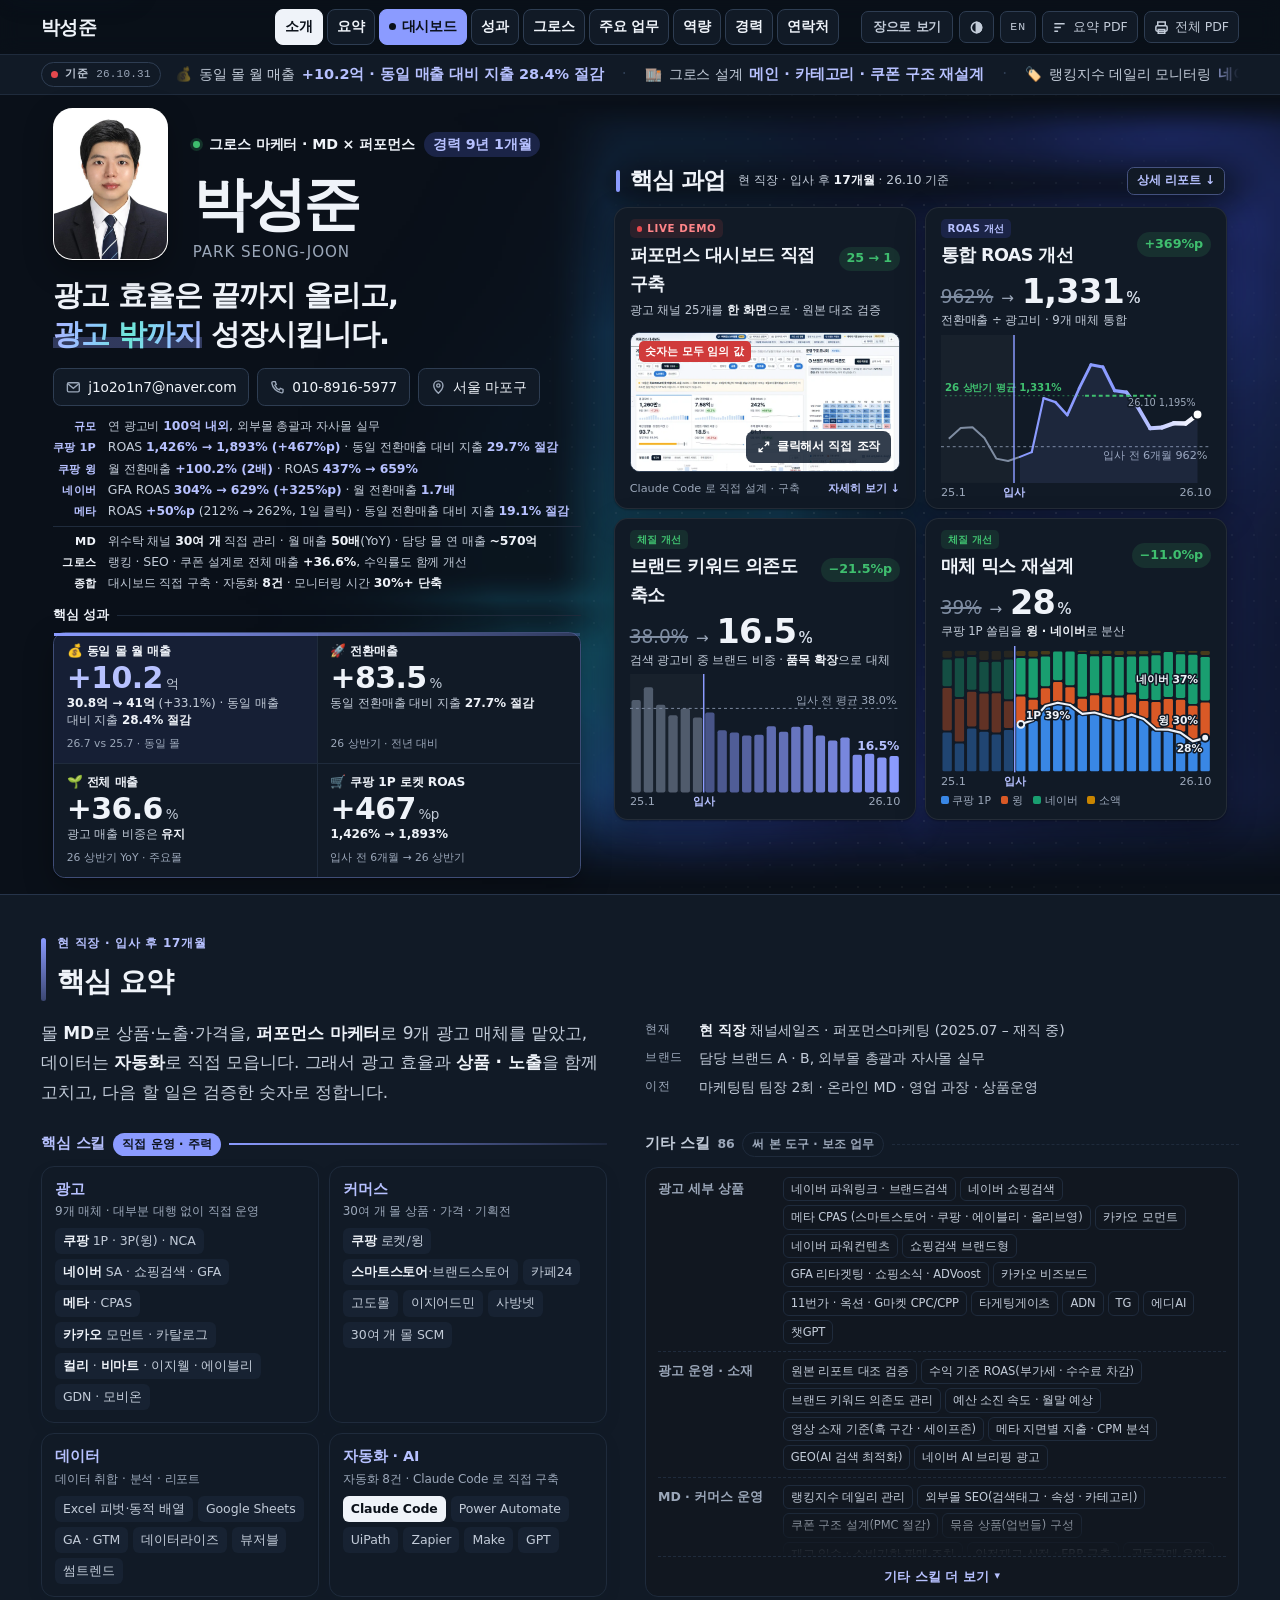
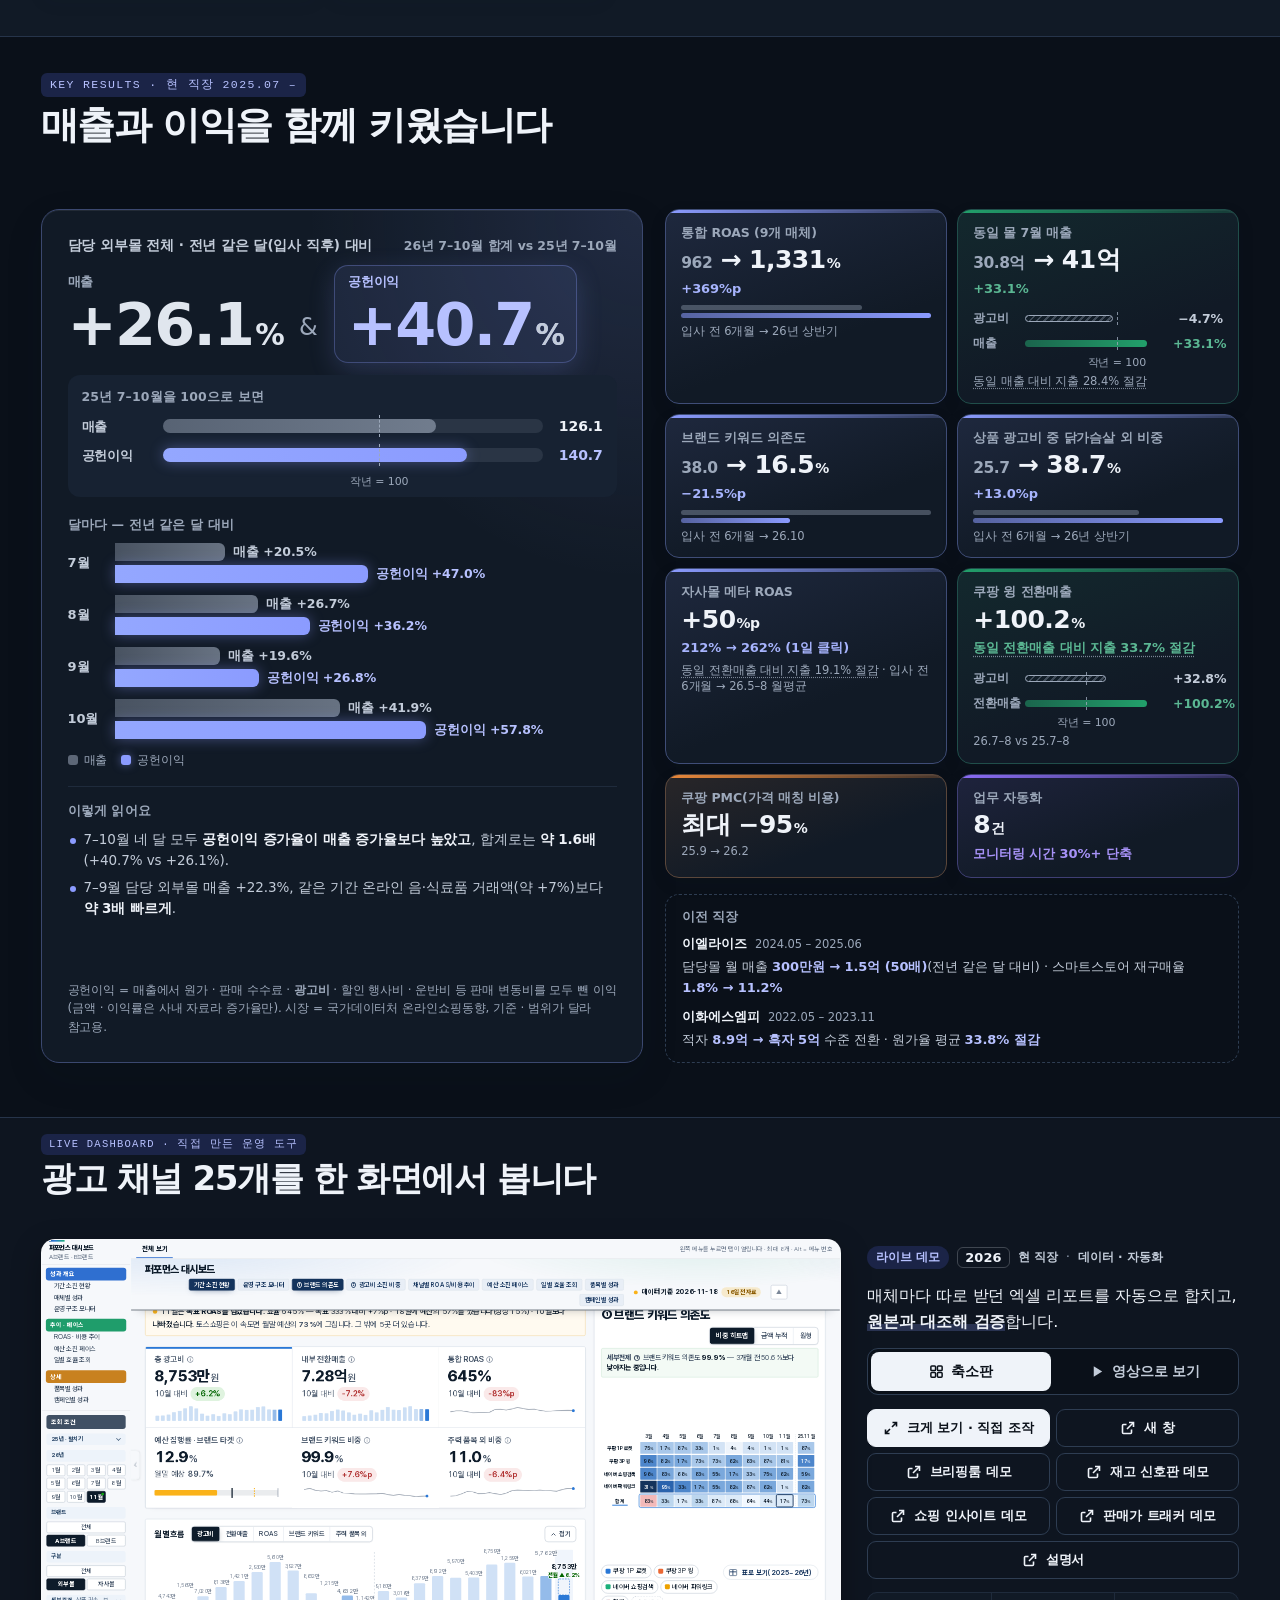
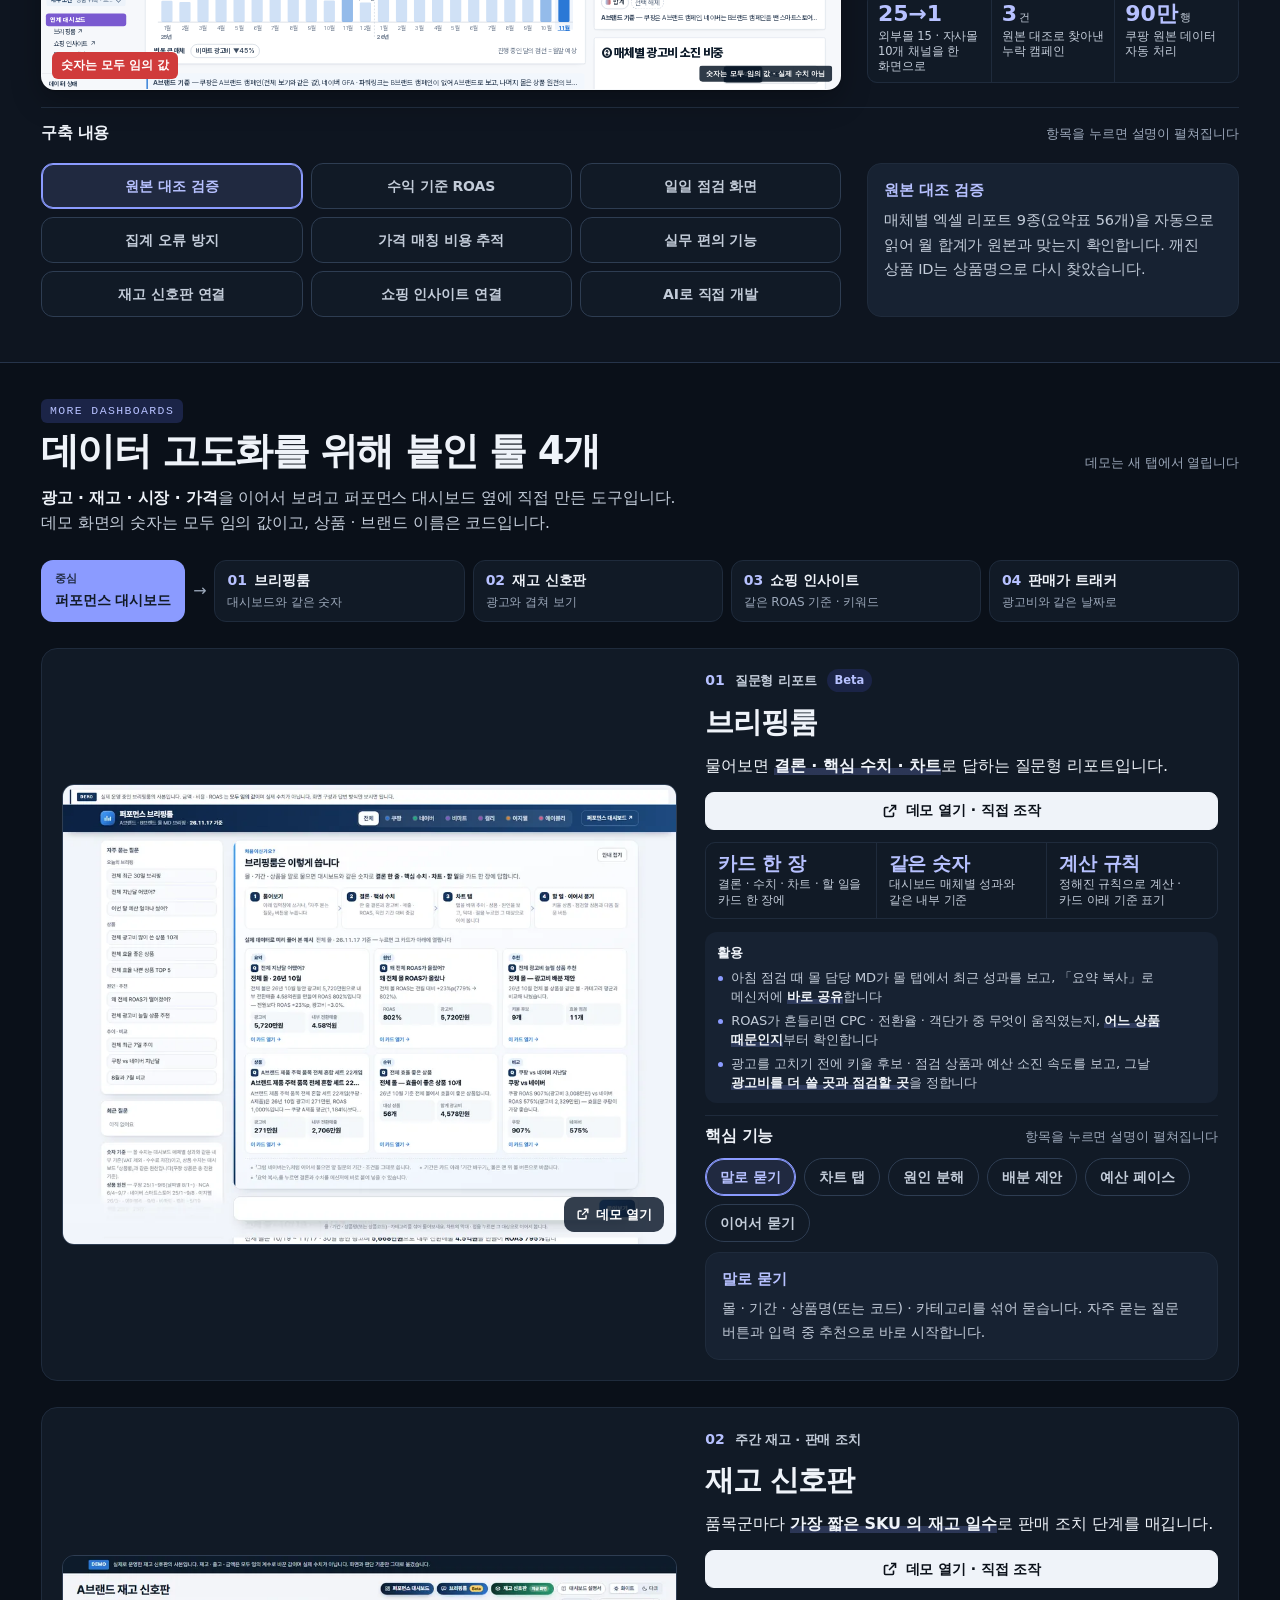
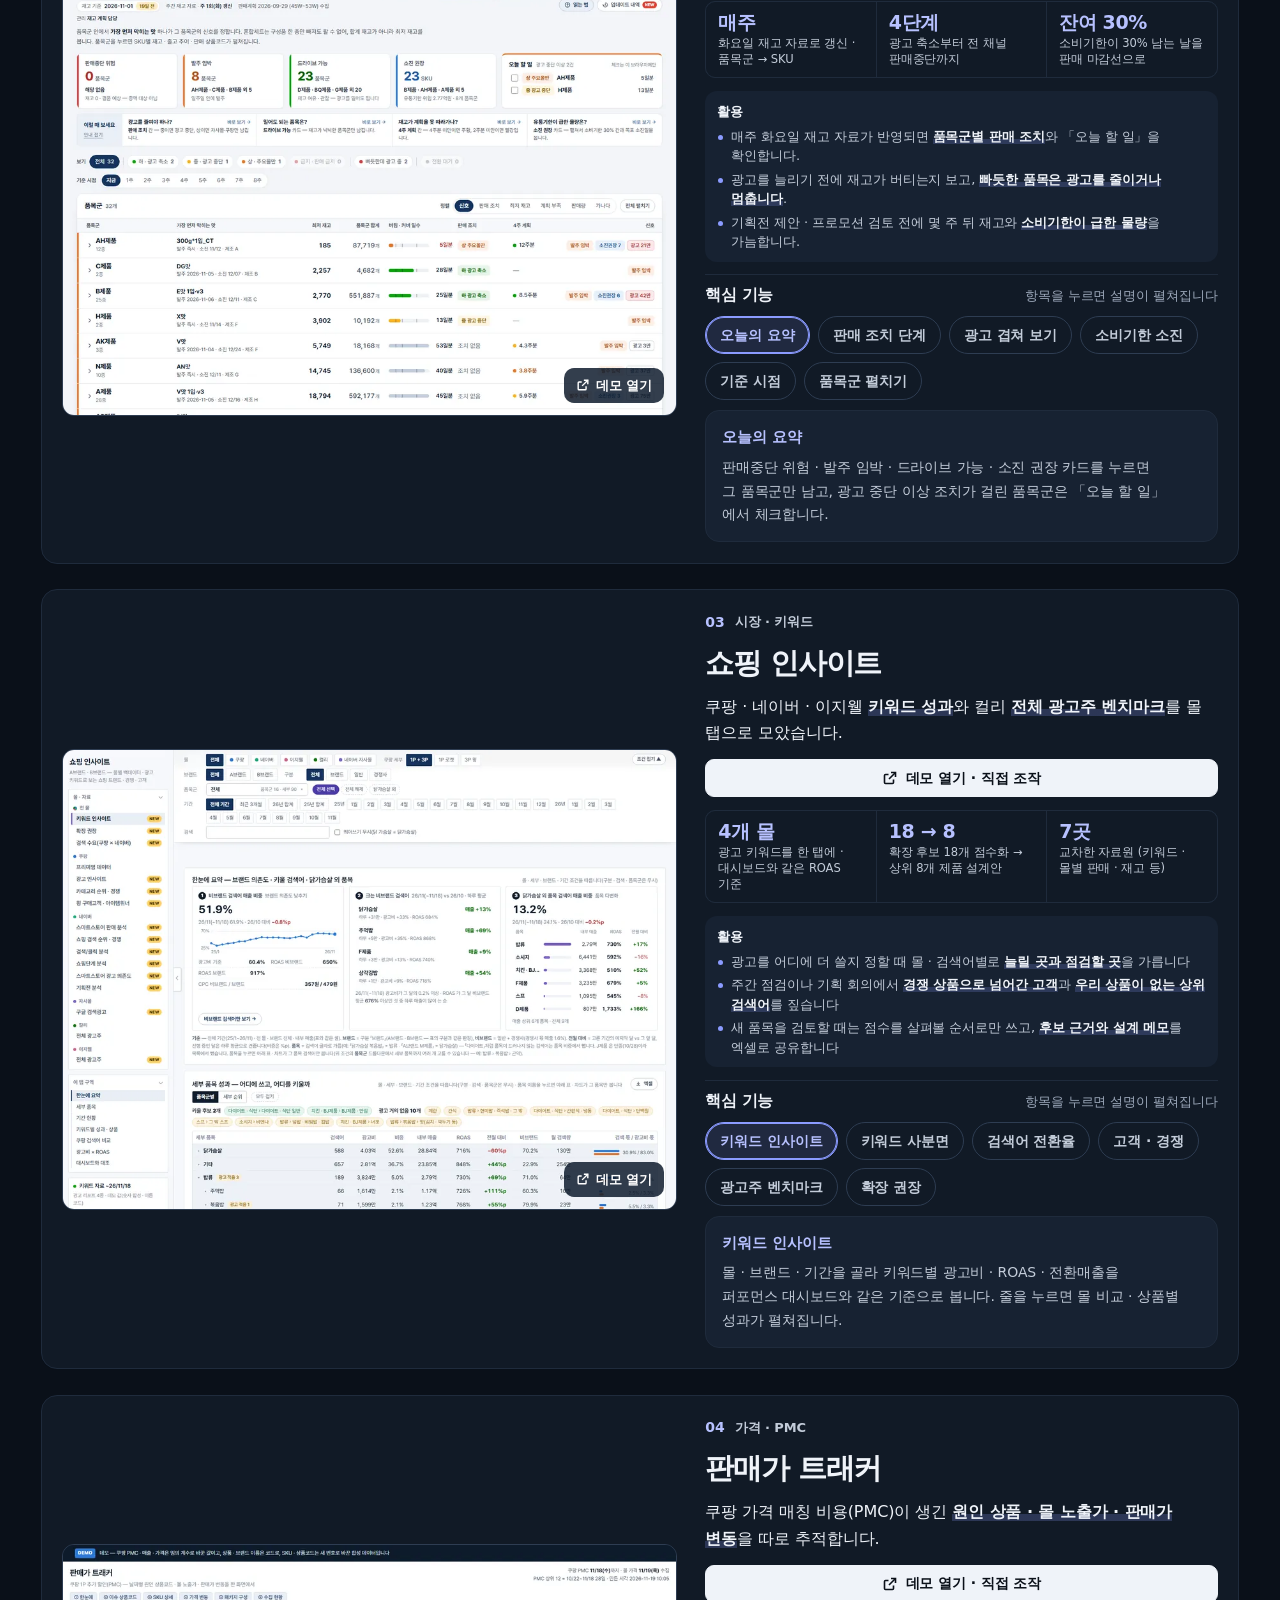
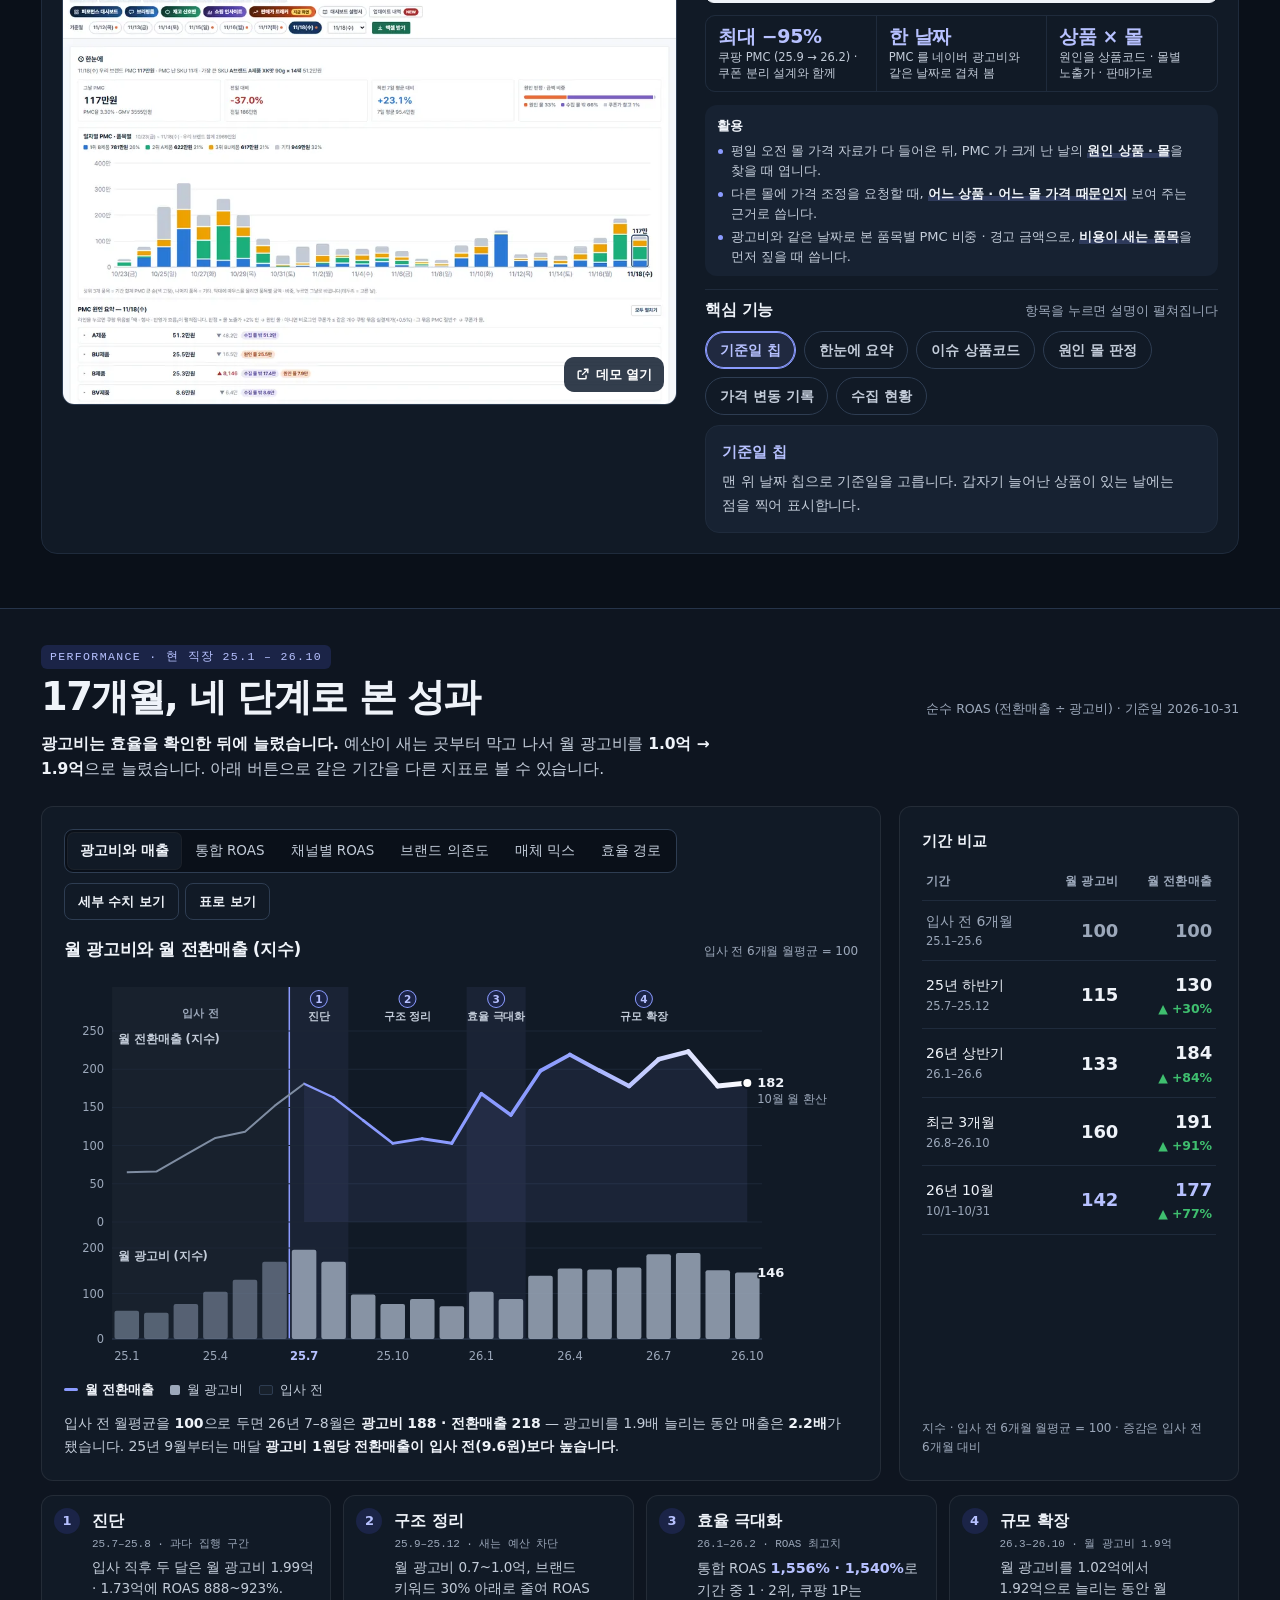
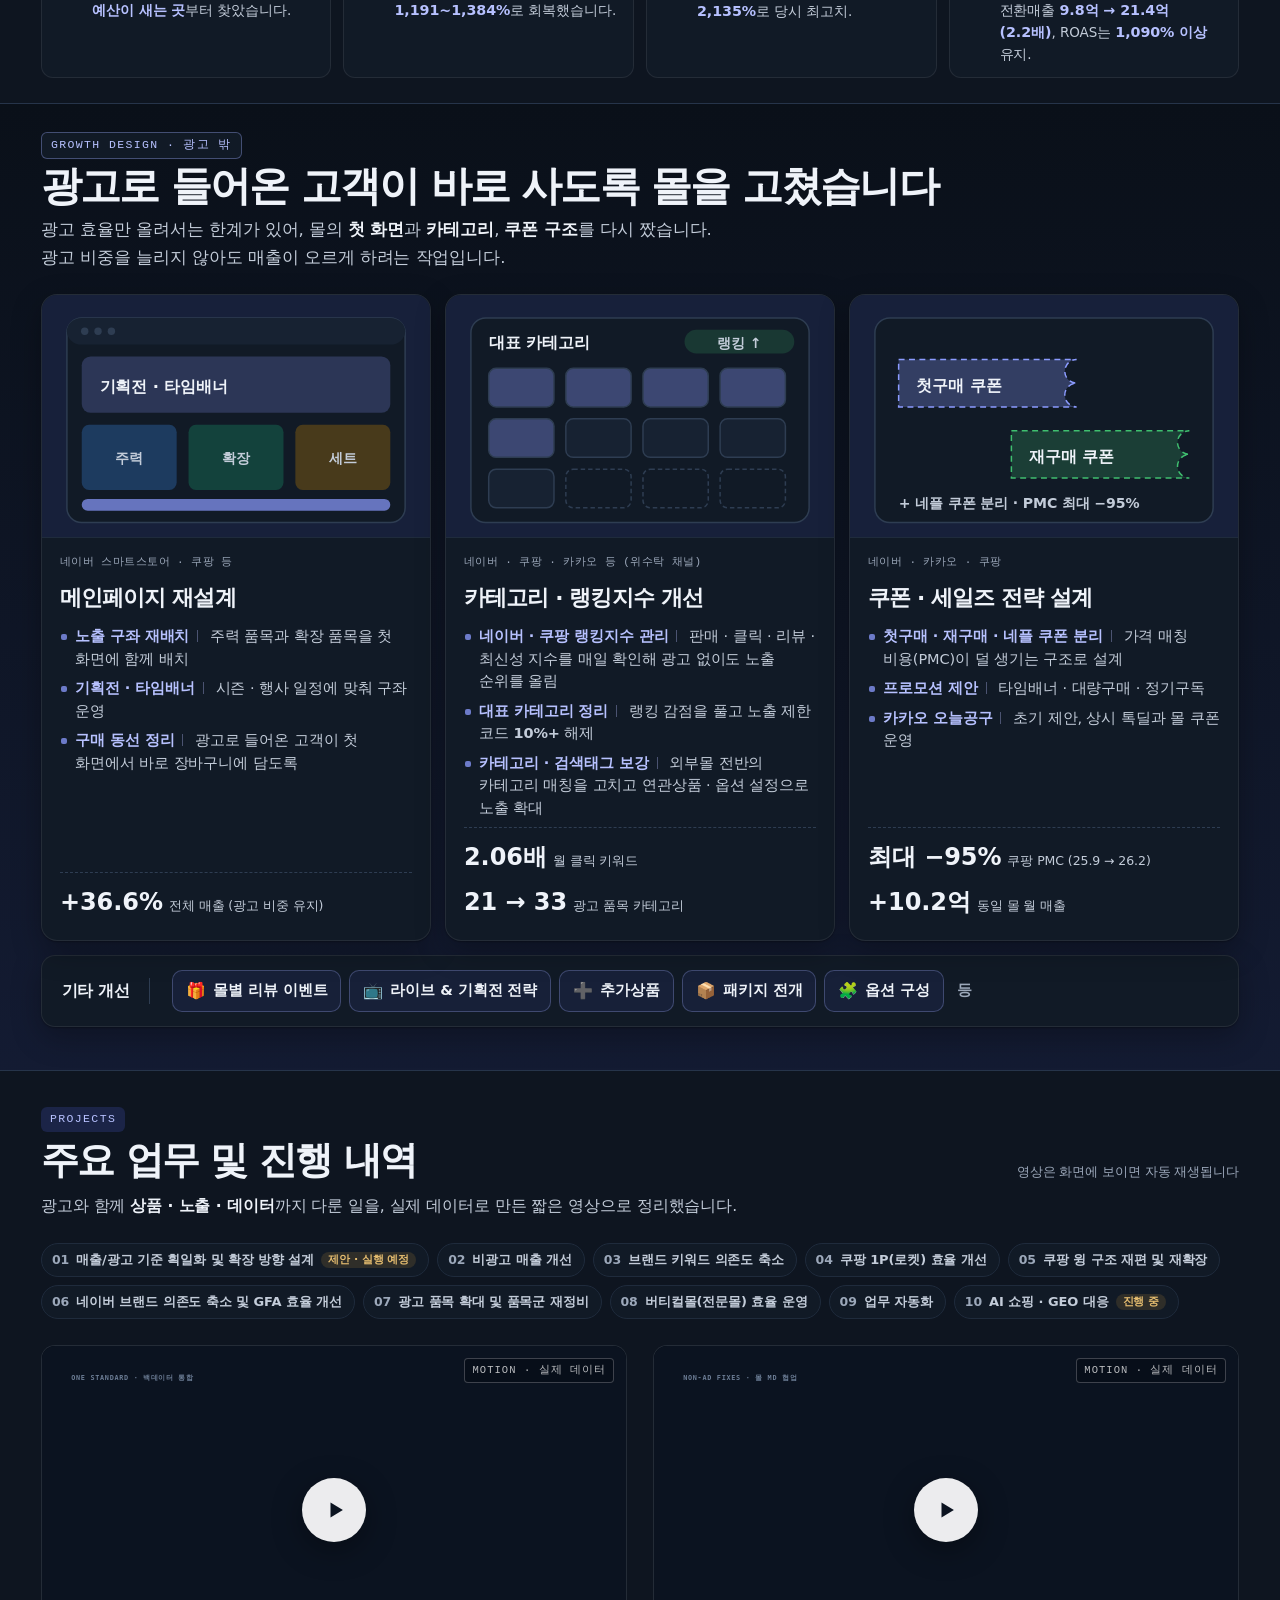
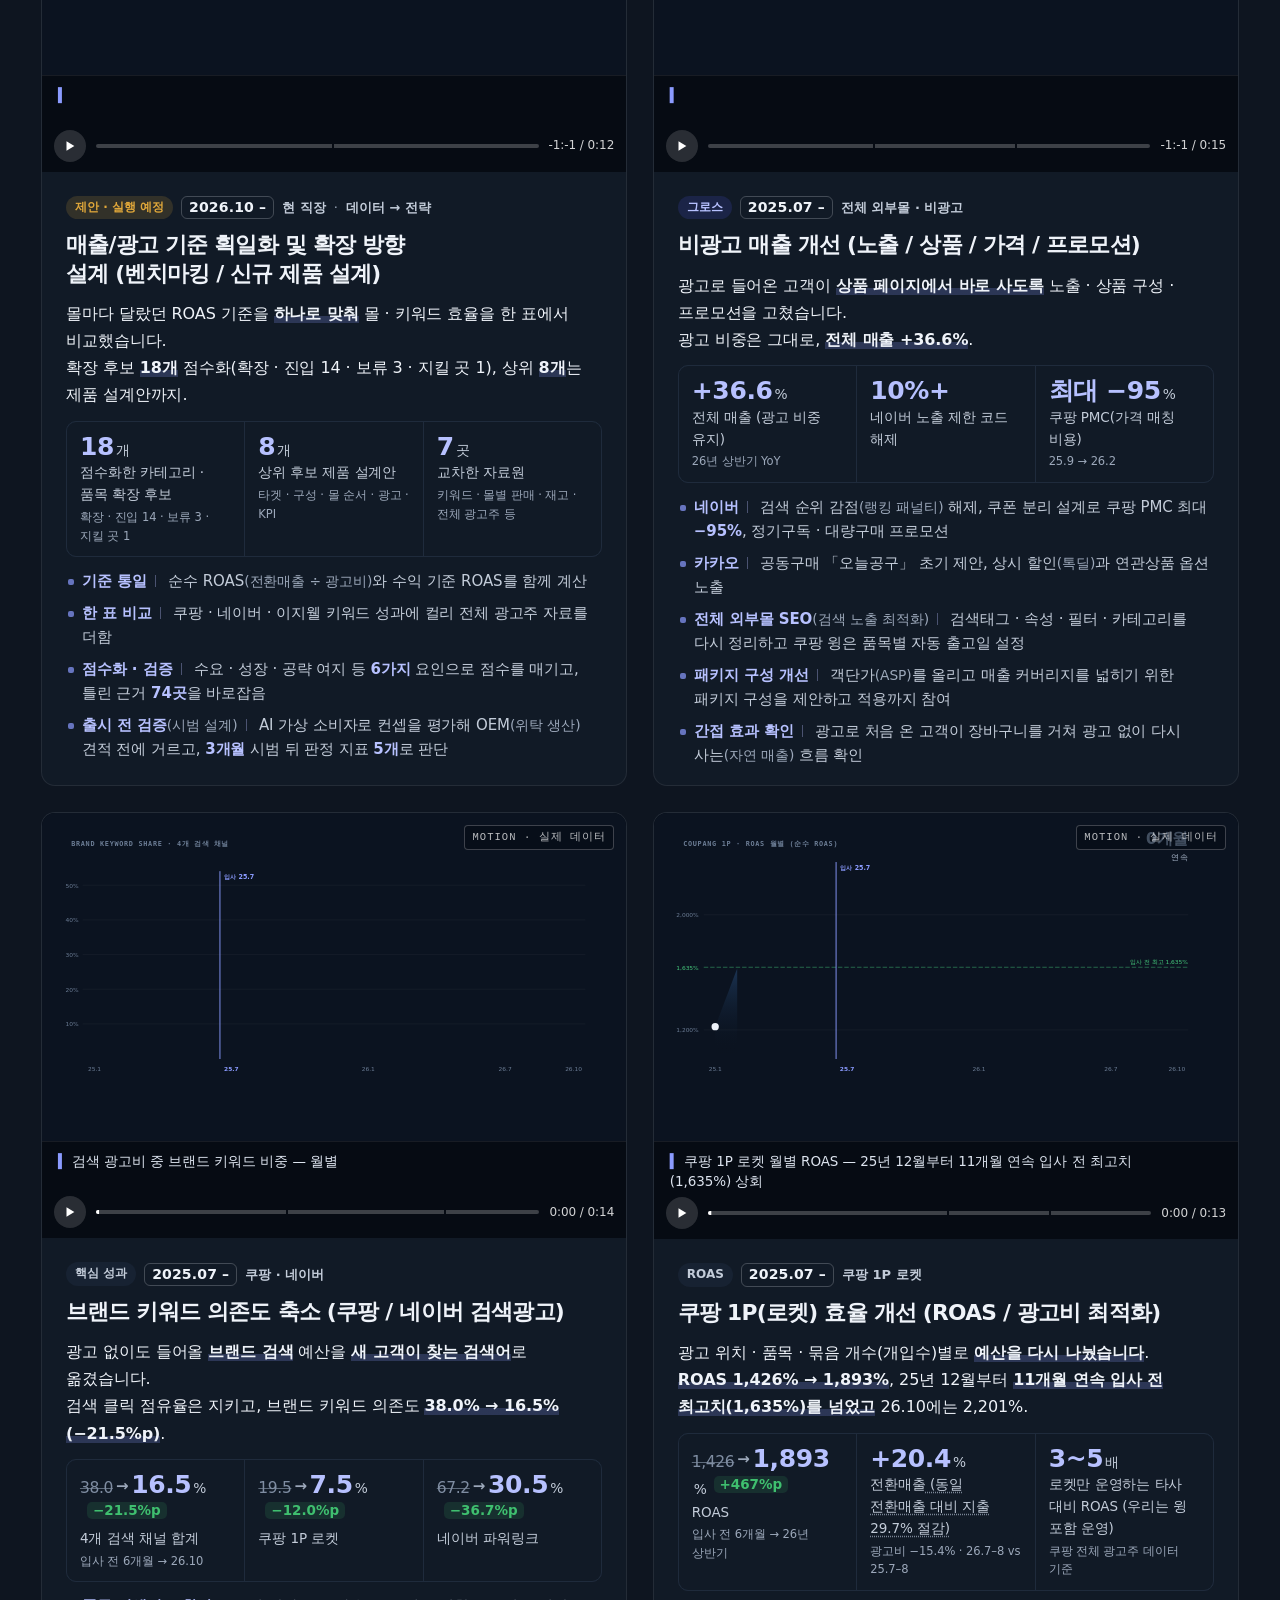
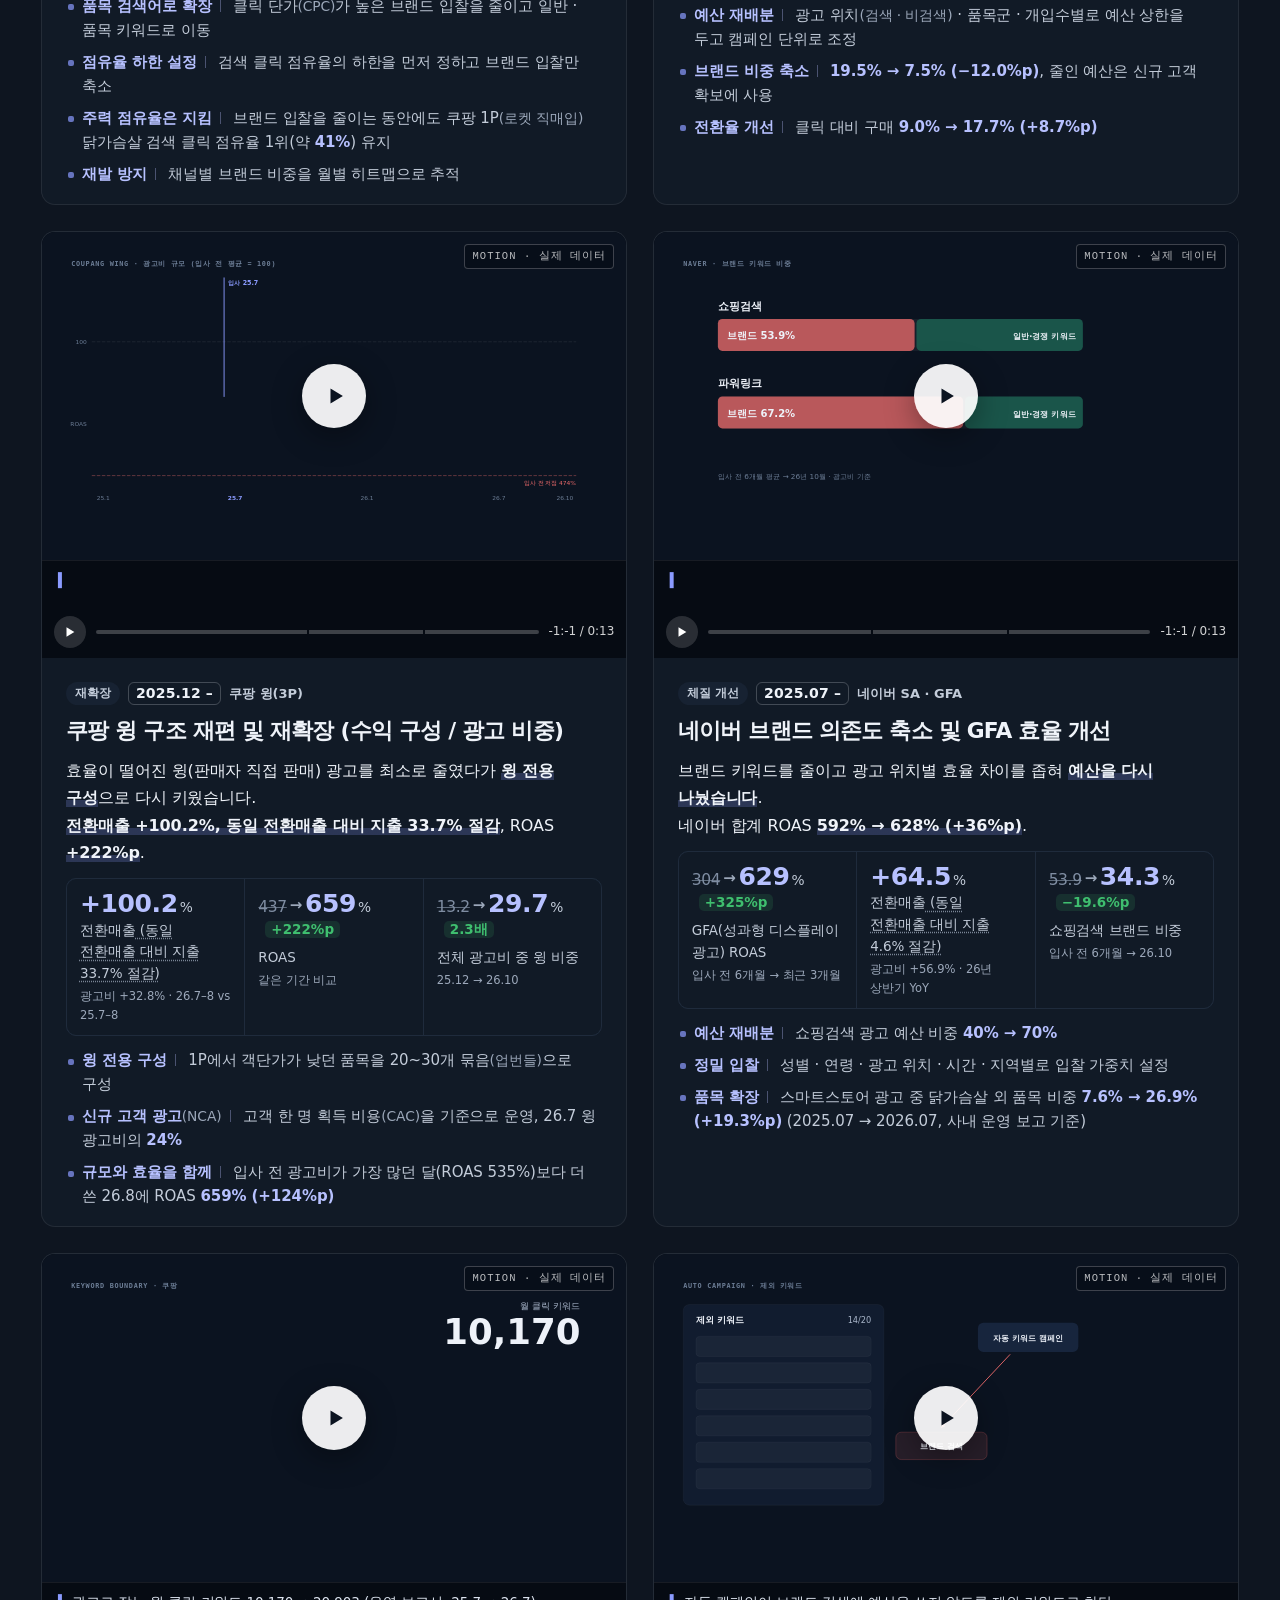
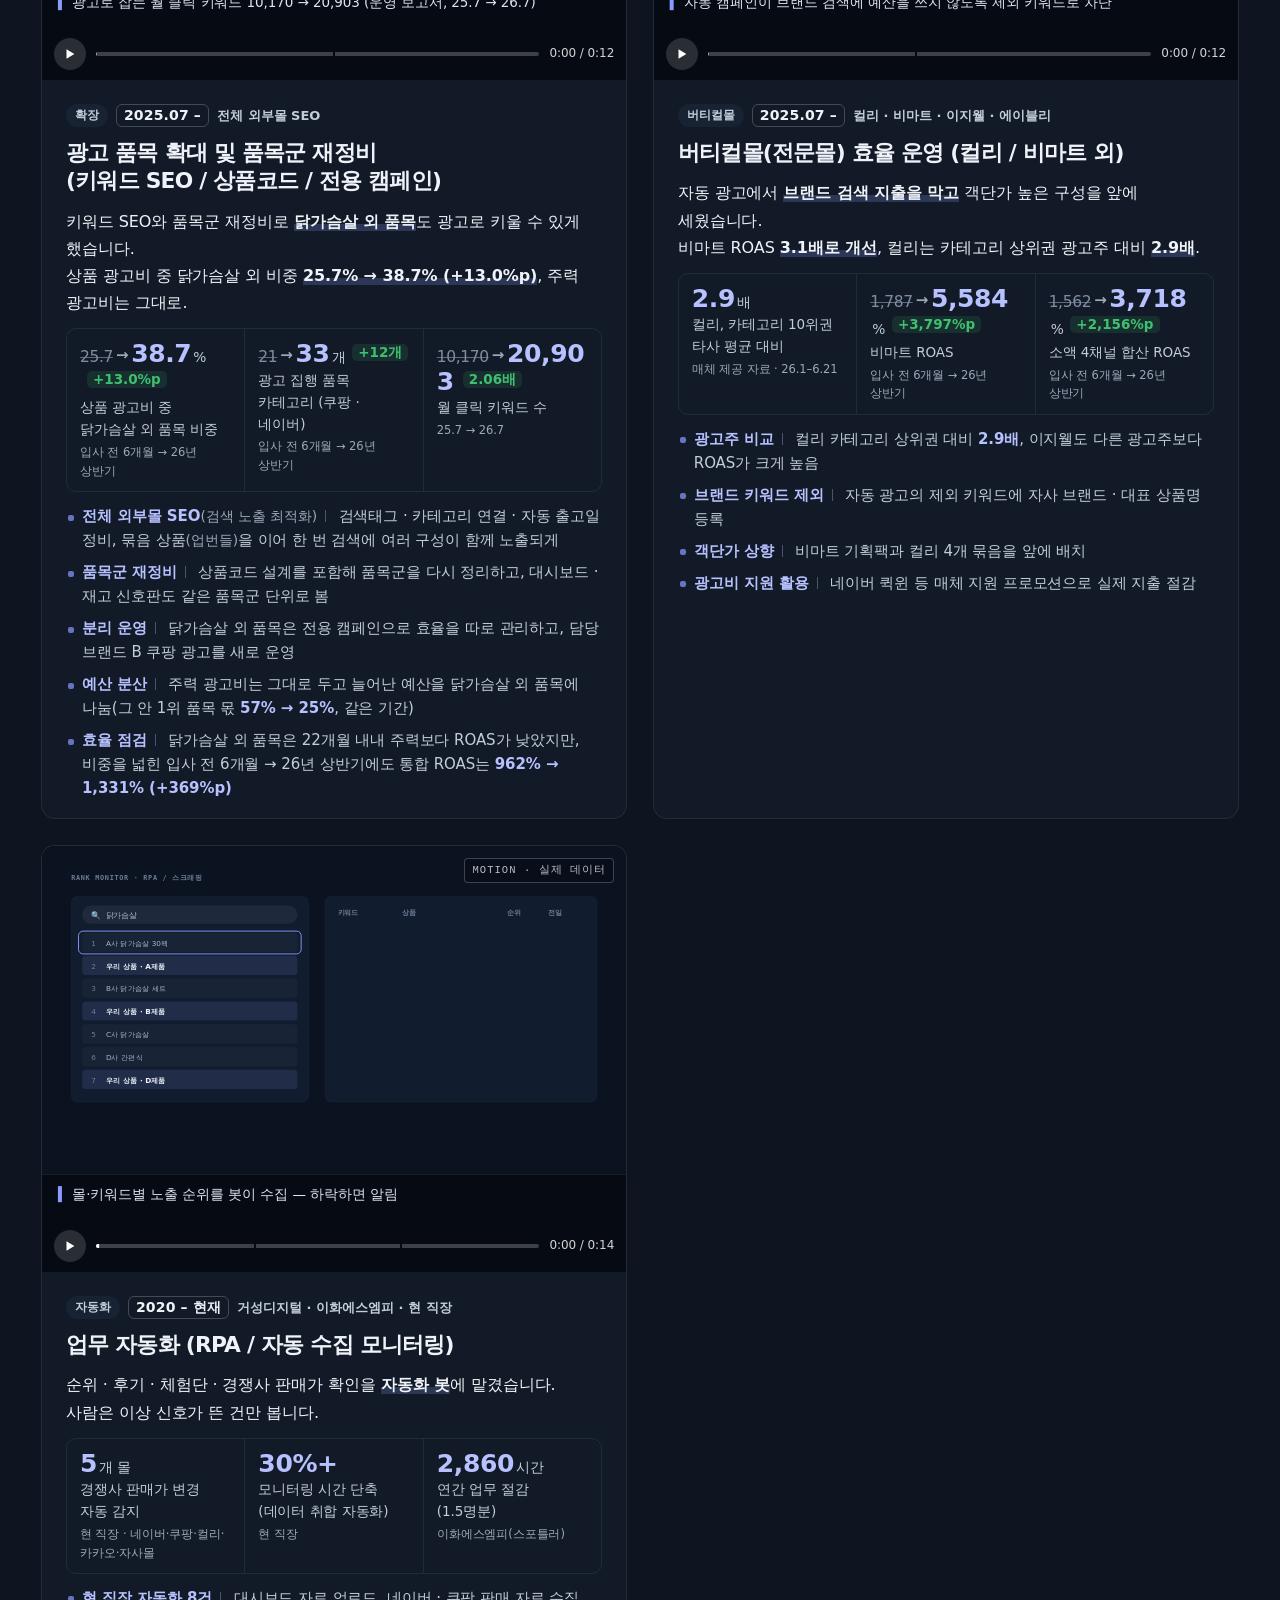
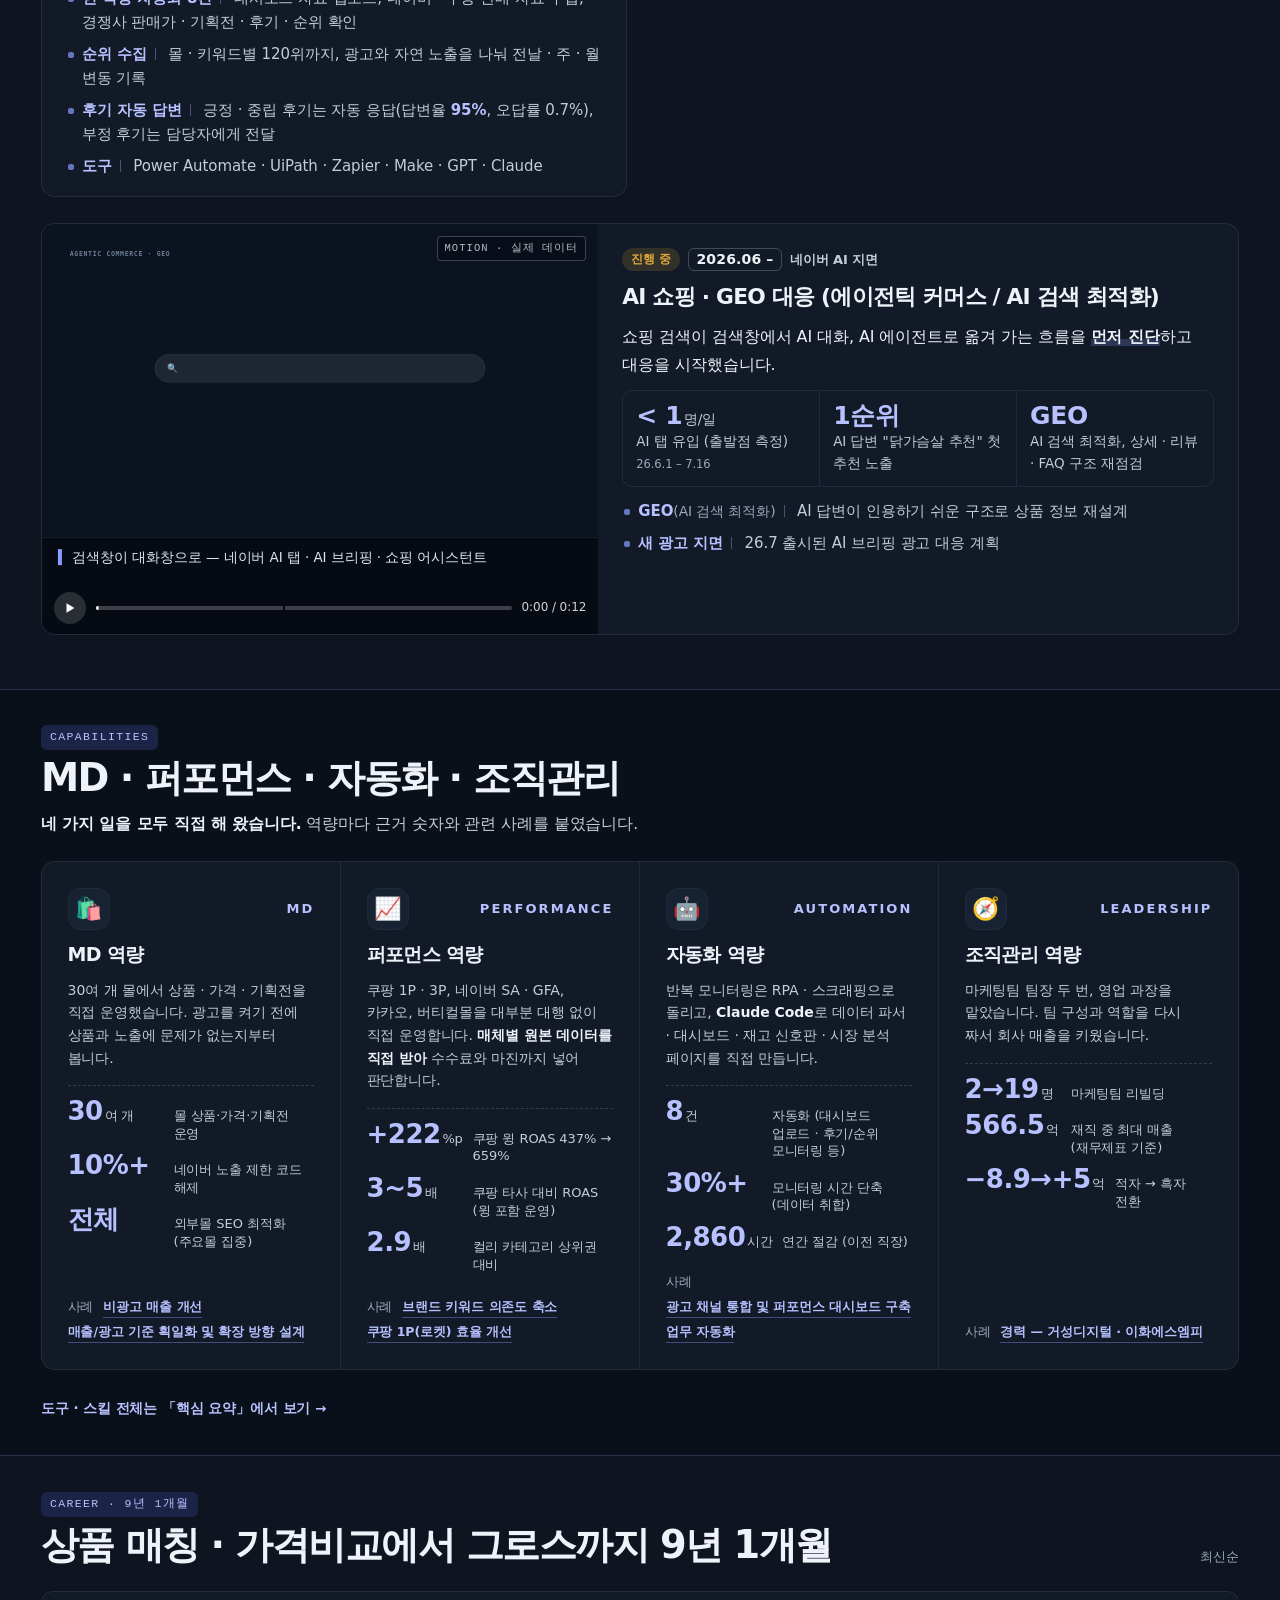
<file: index.html>
<!doctype html>
<html lang="ko" data-tm-flow="on">
<!-- (2026-11-23 본인 「스크롤이 메인 페이지로 노출되게 — 처음에 장이 나오고 스크롤로 바뀌는 데 오래 걸린다」) 기본은 스크롤판 — html.tabmode 없이 시작한다.
     장 넘김(페이지네이션)은 상단 「장으로 보기」(#modeBtn · assets/mode-toggle.js)를 누르면 topics.js 가 그 자리에서 켠다(data-tm-flow="on" — 좁은 화면도 판 끝에서 한 번 더 스크롤 · ↓ · 밀어 올리기로 다음 주제).
     넘기는 법 안내(assets/paged-guide.js · paged.css)는 장 넘김을 처음 켤 때 뜬다. (2026-11-20 ~ 11-22 에는 장 넘김으로 시작했다 — 안 C.) 세부 CLAUDE.md 5-5 -->
<head>
<meta charset="utf-8">
<meta name="viewport" content="width=device-width, initial-scale=1">
<title>박성준 · Growth Report 2026</title>
<meta name="description" content="그로스 마케터 박성준 — MD × 퍼포먼스 · 9개 광고 매체 운영 · 자동화">
<!-- 링크 공유 카드 — 카카오톡 · 슬랙 · 메일에서 제목·설명·썸네일이 뜨게 한다 (이미지는 로컬 파일) -->
<meta property="og:type" content="profile">
<meta property="og:site_name" content="박성준 · Growth Report 2026">
<meta property="og:title" content="박성준 · 그로스 마케터 — Growth Report 2026">
<meta property="og:description" content="동일 몰 7월 매출 +33.1% · 동일 매출 대비 지출 28.4% 절감 · 9개 매체 통합 ROAS 962% → 1,331% (+369%p) · 퍼포먼스 대시보드 직접 구축">
<meta property="og:url" content="https://sjpark-growth.github.io/">
<meta property="og:image" content="https://sjpark-growth.github.io/assets/og-card.png">
<meta property="og:image:width" content="1200">
<meta property="og:image:height" content="630">
<meta property="og:image:alt" content="박성준 · 그로스 마케터 · MD × 퍼포먼스 · 경력 9년 — 동일 몰 7월 매출 +33.1%(동일 매출 대비 지출 28.4% 절감) · 통합 ROAS +369%p(962% → 1,331%) · 브랜드 키워드 의존도 −21.5%p(38.0% → 16.5%)">
<meta property="og:locale" content="ko_KR">
<meta name="twitter:card" content="summary_large_image">
<meta name="twitter:title" content="박성준 · 그로스 마케터 — Growth Report 2026">
<meta name="twitter:description" content="동일 몰 7월 매출 +33.1% · 동일 매출 대비 지출 28.4% 절감 · 통합 ROAS 962% → 1,331% (+369%p)">
<meta name="twitter:image" content="https://sjpark-growth.github.io/assets/og-card.png">
<meta name="color-scheme" content="light dark">
<meta name="theme-color" content="#f3f5f9" media="(prefers-color-scheme: light)">
<meta name="theme-color" content="#0a1019" media="(prefers-color-scheme: dark)">
<!-- 링크를 아는 사람만 보도록 검색엔진 수집 제외 -->
<meta name="robots" content="noindex, nofollow">
<link rel="icon" href="data:image/svg+xml,%3Csvg xmlns='http://www.w3.org/2000/svg' viewBox='0 0 32 32'%3E%3Crect width='32' height='32' rx='8' fill='%230c1a2b'/%3E%3Cpath d='M7 22 L13 15 L18 18 L25 9' fill='none' stroke='%238b9bff' stroke-width='3' stroke-linecap='round' stroke-linejoin='round'/%3E%3C/svg%3E">
<link rel="stylesheet" href="assets/style.css">
<link rel="stylesheet" href="assets/topics.css">
<link rel="stylesheet" href="assets/paged.css">
<script>
  /* 테마: 저장된 선택이 있으면 먼저 찍어 깜빡임을 막는다 */
  /* (2026-11-28 본인 「다크 모드를 기본 화면으로 · 밝기 직접 조정」) 저장된 선택이 없으면 다크로 시작. psj-theme = dark · light · system(자동),
     psj-dim = 0 · 2 · 3(다크 바탕 밝기 — 1 기본은 저장 안 함, app.js wireChrome 테마 창). 브라우저 위 막대 색(theme-color)도 맞춘다 */
  (function () { var h = document.documentElement, t = null, d = null;
    try { t = localStorage.getItem('psj-theme'); d = localStorage.getItem('psj-dim'); } catch (e) {}
    if (t !== 'light' && t !== 'system') t = 'dark';
    if (t !== 'system') h.setAttribute('data-theme', t);
    if (d === '0' || d === '2' || d === '3') h.setAttribute('data-dim', d); else d = '1';
    var pc = ['#05080d', '#0a1019', '#131b27', '#1b2431'][+d], ms = document.querySelectorAll('meta[name="theme-color"]');
    for (var i = 0; i < ms.length; i++) { var dk = /dark/.test(ms[i].media); ms[i].content = t === 'light' ? '#f3f5f9' : (t === 'dark' || dk) ? pc : ms[i].content; }
  })();
  /* (2026-11-23 본인 「헤드헌터들이 포트폴리오 페이지를 못 쓰는 거 같으니 전화번호 · 이메일 노출이 안 되는 포트폴리오」) 공유판 — 주소에 ?share 가 있으면
     html.share-view: 메일 · 전화를 그리지 않는다(app.js SHARE · en.html · resume-pdf.html 같은 표시). 이 탭에서는 이어 간다(sessionStorage psj-share), ?share=0 이면 끈다. CLAUDE.md 5-6 */
  (function () { var m = /[?&]share(?:=([^&#]*))?(?:&|#|$)/.exec(location.search), on = !!m && m[1] !== '0';
    try { if (m) { if (on) sessionStorage.setItem('psj-share', '1'); else sessionStorage.removeItem('psj-share'); } on = on || (!m && sessionStorage.getItem('psj-share') === '1'); } catch (e) {}
    if (on) document.documentElement.classList.add('share-view'); })();
</script>
</head>
<body>
<!-- (2026-11-26) 키보드로 들어오면 첫 Tab 에 보이는 「본문 바로가기」 — 상단 메뉴를 건너뛴다. 주소(#)는 바꾸지 않는다(app.js wireSkip — 장 넘김 · 방문 분석이 #영문 주소를 읽어서) -->
<a class="skip" href="#main">본문 바로가기</a>

<header class="mast" id="top">
  <div class="shell">
    <a class="id" href="#top" style="text-decoration:none;color:inherit">박성준 <small>Growth Report 2026</small></a>
    <nav aria-label="섹션 바로가기">
      <a href="#top">소개</a>
      <a href="#summary">요약</a>
      <a href="#dash" class="nav-hot">대시보드</a>
      <a href="#perf">성과</a>
      <a href="#growth">그로스</a>
      <a href="#work">주요 업무</a>
      <a href="#pillars">역량</a>
      <a href="#career">경력</a>
      <a href="#contact">연락처</a>
    </nav>
    <div class="tools">
      <!-- (2026-11-20) 같은 페이지 안 「스크롤로 보기 ↔ 장으로 보기」(assets/mode-toggle.js). 고른 보기는 이 탭에서만(sessionStorage) — (2026-11-23) 새로 들어오면 · 새로고침하면 늘 스크롤판(data-restore="off") -->
      <button class="iconbtn" id="modeBtn" type="button" aria-pressed="false" data-store="session" data-key="psj-view" data-restore="off" title="한 주제씩 장으로 넘겨 보기 — 지금 보던 자리로">
        <svg viewBox="0 0 16 16" fill="none" stroke="currentColor" stroke-width="1.5" stroke-linejoin="round"><rect x="1.5" y="3.5" width="4" height="9" rx="1"/><rect x="6" y="3.5" width="4" height="9" rx="1"/><rect x="10.5" y="3.5" width="4" height="9" rx="1"/></svg>
        <span>장으로 보기</span>
      </button>
      <button class="iconbtn" id="themeBtn" type="button" aria-label="화면 테마 바꾸기">
        <svg viewBox="0 0 16 16" fill="none" stroke="currentColor" stroke-width="1.6"><circle cx="8" cy="8" r="5.5"/><path d="M8 2.5v11" /><path d="M8 2.5a5.5 5.5 0 0 1 0 11z" fill="currentColor"/></svg>
        <span id="themeLabel">다크</span>
      </button>
      <a class="iconbtn" id="enBtn" href="en.html" hreflang="en" title="English one-page summary">EN</a>
      <button class="iconbtn" id="shortBtn" type="button" title="핵심만 담은 요약본을 PDF로 저장 · 인쇄 (첫 화면 핵심 과업 · 핵심 요약 · 역량 · 경력 · 연락처, 약 7장)">
        <svg viewBox="0 0 16 16" fill="none" stroke="currentColor" stroke-width="1.6"><path d="M2.5 4h11"/><path d="M2.5 8h7"/><path d="M2.5 12h4"/></svg>
        요약 PDF
      </button>
      <button class="iconbtn" id="printBtn" type="button" title="페이지 전체를 PDF로 저장 · 인쇄 (약 16장)">
        <svg viewBox="0 0 16 16" fill="none" stroke="currentColor" stroke-width="1.6"><path d="M4 6V2h8v4"/><rect x="2" y="6" width="12" height="6" rx="1.5"/><path d="M4.5 10h7v4h-7z"/></svg>
        전체 PDF
      </button>
    </div>
  </div>
</header>

<!-- 라이브 티커 — 광고 콘솔처럼 핵심 지표가 흐른다 (마우스를 올리면 멈춤) -->
<div class="ticker" role="region" aria-label="핵심 지표 요약">
  <span class="tk-live"><i aria-hidden="true"></i>기준 <span id="tkAsOf"></span></span>
  <div class="tk-viewport"><div class="tk-track" id="tkTrack"></div></div>
</div>

<main id="main">
  <!-- ============================== HERO — 대제목과 움직이는 차트가 먼저 ============================== -->
  <section class="hero" aria-labelledby="h-name">
    <div class="shell">
      <div class="hero-l">
        <div class="idrow">
          <figure class="portrait"><img id="h-photo" alt="박성준 프로필 사진" width="378" height="504"></figure>
          <div>
            <p class="eyebrow"><span class="dot" aria-hidden="true"></span><b id="h-role"></b><span id="h-career"></span></p>
            <h1 id="h-name"></h1>
          </div>
        </div>
        <p class="kicker" id="h-kicker"></p>
        <p class="thesis" id="h-thesis"></p>
        <div class="contact" id="heroContact"></div>
        <ul class="herosum" id="heroSum"></ul>
      </div>
      <!-- 오른쪽 = 성과 리포트: 위는 대시보드 + 차트 세 칸, 아래는 핵심 성과 (2026-09-26 3분할) -->
      <div class="mboard-wrap hero-r">
        <div class="mb-h"><h2 id="mbTitle">핵심 과업</h2><span>현 직장 · 입사 후 <span data-auto="tenure">16개월</span> · 26.10 기준</span><a class="mb-more" href="#perf">상세 리포트 ↓</a></div>
        <div class="mboard" id="mboard" aria-labelledby="mbTitle"></div>
        <div class="hkey"><h3 class="hkey-h" id="hkeyH">핵심 성과</h3><ul class="hk" id="kpis" aria-labelledby="hkeyH"></ul></div>
      </div>
    </div>
  </section>

  <!-- ============================== SUMMARY ============================== -->
  <section class="summary" id="summary" aria-labelledby="sum-h">
    <div class="shell">
      <div class="sum-l">
        <h2 class="hk-h" id="sum-h">핵심 요약 <span>현 직장 · 입사 후 <span data-auto="tenure">16개월</span></span></h2>
        <p class="lede" id="h-lede"></p>
        <!-- (2026-11-20 넷째) 화면에서는 「주요 스킬 · 기타 스킬」(역량 절의 도구 칩을 옮겨 옴), 인쇄는 예전처럼 「그 밖의 개선」 · 역량 도구 칩 -->
        <div class="sk-main" id="sumMain"></div>
      </div>
      <div class="sum-r">
        <dl class="nowbox" id="h-now"></dl>
        <div class="sk-other" id="sumOther"></div>
        <div class="more"><h2 class="hk-h">그 밖의 개선</h2><ul id="moreWins"></ul></div>
      </div>
    </div>
  </section>

  <!-- ============================== 주요 성과 (2026-11-20) ==============================
       현 직장 중심 — 담당 외부몰 매출 · 공헌이익 전년 같은 달 대비 + 핵심 숫자 카드 + 이전 직장(보조). 내용 data.js results · 그리기 app.js renderResults.
       인쇄(PDF)에는 넣지 않는다(paged.css — 예전 PDF 장 수 그대로) -->
  <section class="sec results" id="results" aria-labelledby="results-h">
    <div class="shell">
      <div class="sec-h">
        <span class="tag" id="resultsTag"></span>
        <h2 id="results-h"></h2>
        <p id="resultsLede"></p>
      </div>
      <div class="rs-grid">
        <div class="rs-lead" id="rsLead"></div>
        <ul class="rs-cards" id="rsCards"></ul>
        <div class="rs-prev" id="rsPrev"></div>
      </div>
    </div>
  </section>

  <!-- ============================== DASHBOARD SHOWCASE ============================== -->
  <section class="sec showcase" id="dash" aria-labelledby="dash-h">
    <div class="shell">
      <div class="sec-h">
        <span class="tag">Live dashboard · 직접 만든 운영 도구</span>
        <h2 id="dash-h"></h2>
        <span class="aside">화면의 숫자는 모두 임의 값입니다</span>
      </div>
      <div class="dash-wrap">
        <div class="dash-frame" id="dashFrame"></div>
        <aside class="dash-side" id="dashSide"></aside>
      </div>
    </div>
  </section>

  <!-- ============================== 기타 대시보드 (2026-11-16 주제별 보기에서 시작 · 2026-11-20 본판으로) ==============================
       브리핑룸 · 재고 신호판 · 쇼핑 인사이트 · 판매가 트래커. 내용 data.js moreDash · 그리기 app.js renderMoreDash. 인쇄(PDF)에는 넣지 않는다(paged.css — 예전 PDF 장 수 그대로) -->
  <section class="sec" id="xdash" aria-labelledby="xdash-h">
    <div class="shell">
      <div class="sec-h">
        <span class="tag" id="xdashTag"></span>
        <h2 id="xdash-h"></h2>
        <span class="aside">데모는 새 탭에서 열립니다</span>
        <p id="xdashLede"></p>
      </div>
      <div class="xdash" id="moreDash"></div>
    </div>
  </section>

  <!-- ============================== PERFORMANCE ============================== -->
  <section class="sec" id="perf" aria-labelledby="perf-h">
    <div class="shell">
      <div class="sec-h">
        <span class="tag">Performance · 현 직장 25.1 – 26.10</span>
        <h2 id="perf-h"><span data-auto="tenure">16개월</span>, 네 단계로 본 성과</h2>
        <span class="aside" id="perf-basis"></span>
        <p><b>광고비는 효율을 확인한 뒤에 늘렸습니다.</b> 예산이 새는 곳부터 막고 나서 월 광고비를 <b>1.0억 → 1.9억</b>으로 늘렸습니다. 아래 버튼으로 같은 기간을 다른 지표로 볼 수 있습니다.</p>
      </div>
      <div class="perf">
        <div class="panel">
          <div class="ctlrow">
            <div class="seg" id="viewSeg" role="group" aria-label="지표 선택"></div>
            <div class="ctlbtns"><button class="tbtn" id="labelBtn" type="button" aria-pressed="false">세부 수치 보기</button><button class="tbtn" id="tableBtn" type="button" aria-expanded="false" aria-controls="perfTable">표로 보기</button></div>
          </div>
          <div class="chart-title"><h3 id="chartTitle"></h3><span id="chartUnit"></span></div>
          <div class="chartbox" id="perfChart"></div>
          <div class="legend" id="perfLegend"></div>
          <p class="caption" id="perfCaption"></p>
          <div class="tablewrap" id="perfTable" hidden></div>
        </div>
        <aside class="panel cmp" aria-labelledby="cmp-h">
          <h3 id="cmp-h">기간 비교</h3>
          <table id="cmpTable"></table>
          <p class="note" id="cmpNote"></p>
        </aside>
      </div>
      <ol class="phases" id="phaseList"></ol>
    </div>
  </section>

  <!-- ============================== GROWTH DESIGN (광고 밖) ============================== -->
  <section class="growth" id="growth" aria-labelledby="growth-h">
    <div class="shell">
      <div class="growth-h">
        <span class="tag">Growth design · 광고 밖</span>
        <h2 id="growth-h"></h2>
        <p id="growth-lede"></p>
      </div>
      <div class="gcards" id="gcards"></div>
      <div class="gextra" id="gextra" hidden></div>
    </div>
  </section>

  <!-- ============================== WORK ============================== -->
  <section class="sec" id="work" aria-labelledby="work-h">
    <div class="shell">
      <div class="sec-h">
        <span class="tag">Projects</span>
        <h2 id="work-h">주요 업무 및 진행 내역</h2>
        <span class="aside">영상은 화면에 보이면 자동 재생됩니다</span>
        <p>광고와 함께 <b>상품 · 노출 · 데이터</b>까지 다룬 일을, 실제 데이터로 만든 짧은 영상으로 정리했습니다.</p>
      </div>
      <div class="projects" id="projects"></div>
    </div>
  </section>

  <!-- ============================== PILLARS ============================== -->
  <section class="sec" id="pillars" aria-labelledby="pillars-h">
    <div class="shell">
      <div class="sec-h">
        <span class="tag">Capabilities</span>
        <h2 id="pillars-h">MD · 퍼포먼스 · 자동화 · 조직관리</h2>
        <p><b>네 가지 일을 모두 직접 해 왔습니다.</b> 역량마다 근거 숫자와 관련 사례를 붙였습니다.</p>
      </div>
      <div class="pillars" id="pillarGrid"></div>
      <div class="toolrow" id="toolRow"></div>
      <div class="toolmore" id="toolMore" hidden></div>
      <p class="tools-moved"><a href="#summary">도구 · 스킬 전체는 「핵심 요약」에서 보기 →</a></p>
    </div>
  </section>

  <!-- ============================== CAREER ============================== -->
  <section class="sec" id="career" aria-labelledby="career-h">
    <div class="shell">
      <div class="sec-h">
        <span class="tag">Career · <span data-auto="career">9년</span></span>
        <h2 id="career-h">상품 매칭 · 가격비교에서 그로스까지 <span data-auto="career">9년</span></h2>
        <span class="aside">최신순</span>
      </div>
      <div class="gantt" id="gantt"></div>
      <blockquote class="cnote" id="careerNote" hidden></blockquote>
      <div class="jobs" id="jobs"></div>
    </div>
  </section>

  <!-- ============================== ARCHIVE ============================== -->
  <section class="sec" id="archive" aria-labelledby="archive-h" hidden>
    <div class="shell">
      <div class="sec-h">
        <span class="tag">Archive · 2020 – 2024</span>
        <h2 id="archive-h">이전 직장에서 만든 데이터 자료</h2>
        <span class="aside">클릭하면 크게 볼 수 있습니다</span>
        <p id="archive-lede"></p>
      </div>
      <div class="archive" id="archiveGrid"></div>
      <p class="arc-note" id="archiveNote"></p>
    </div>
  </section>

  <!-- ============================== BELIEFS ============================== -->
  <section class="sec" id="beliefs" aria-labelledby="beliefs-h">
    <div class="shell">
      <div class="sec-h">
        <span class="tag">How I work</span>
        <h2 id="beliefs-h">일하는 원칙</h2>
      </div>
      <div class="beliefs" id="beliefList"></div>
    </div>
  </section>

  <!-- ============================== FACTS / CONTACT ============================== -->
  <section class="sec" id="contact" aria-labelledby="contact-h">
    <div class="shell">
      <div class="sec-h">
        <span class="tag">Contact · Facts</span>
        <h2 id="contact-h">함께 일할 곳을 찾고 있습니다 <span class="wave" aria-hidden="true">👋</span></h2>
        <p id="contact-lede"></p>
      </div>
      <div class="contact big" id="contact2"></div>
      <div class="scorebox" aria-labelledby="scores-h">
        <div class="scorehead"><h3 id="scores-h"></h3><span class="neutral">중립 평가</span></div>
        <p id="scores-note"></p>
        <div class="scoregrid" id="scoreGrid"></div>
      </div>
      <div class="factgrid" id="factGrid"></div>
    </div>
  </section>
</main>

<footer class="foot">
  <div class="shell"><p class="printnote">상세 성과 차트 · 주요 업무 · 퍼포먼스 대시보드 데모 · 광고 밖 그로스 설계는 <b>sjpark-growth.github.io</b> 에서 보실 수 있습니다.</p><p id="footLine">© 박성준 · 2026</p></div>
</footer>

<!-- 대시보드 크게 보기 (직접 둘러보기) -->
<div class="modal" id="demoModal" hidden role="dialog" aria-modal="true" aria-labelledby="demo-title">
  <div class="back" data-close></div>
  <div class="box">
    <header>
      <b id="demo-title">퍼포먼스 대시보드</b><span>직접 둘러보기 · 숫자는 모두 임의 값</span>
      <a class="iconbtn" id="demoNewTab" href="dashboard-demo.html?video&amp;explore" target="_blank" rel="noopener">새 창에서 열기</a>
      <button class="iconbtn" type="button" data-close>닫기 <kbd style="font:inherit;opacity:.6">Esc</kbd></button>
    </header>
    <iframe id="demoFrame" title="대시보드 데모" loading="lazy"></iframe>
  </div>
</div>

<div class="lightbox" id="lightbox" hidden role="dialog" aria-modal="true" aria-label="자료 크게 보기">
  <figure><img id="lbImg" alt=""><figcaption id="lbCap"></figcaption></figure>
</div>

<div class="tip" id="tip" role="status" aria-live="polite"></div>

<script src="assets/series.js"></script>
<script src="assets/data.js"></script>
<script src="assets/motion.js"></script>
<!-- (2026-11-23) 모션 · 시각 효과 — app.js 앞(인쇄 직전 처리가 먼저 돌게), 시작은 DOMContentLoaded. 끄기 ?fx=0 · CLAUDE.md 5-8 -->
<script src="assets/fx.js"></script>
<script src="assets/app.js"></script>
<script src="assets/topics.js"></script>
<script src="assets/mode-toggle.js"></script>
<script src="assets/paged-guide.js"></script>
<script src="assets/track.js"></script>
</body>
</html>
</file>
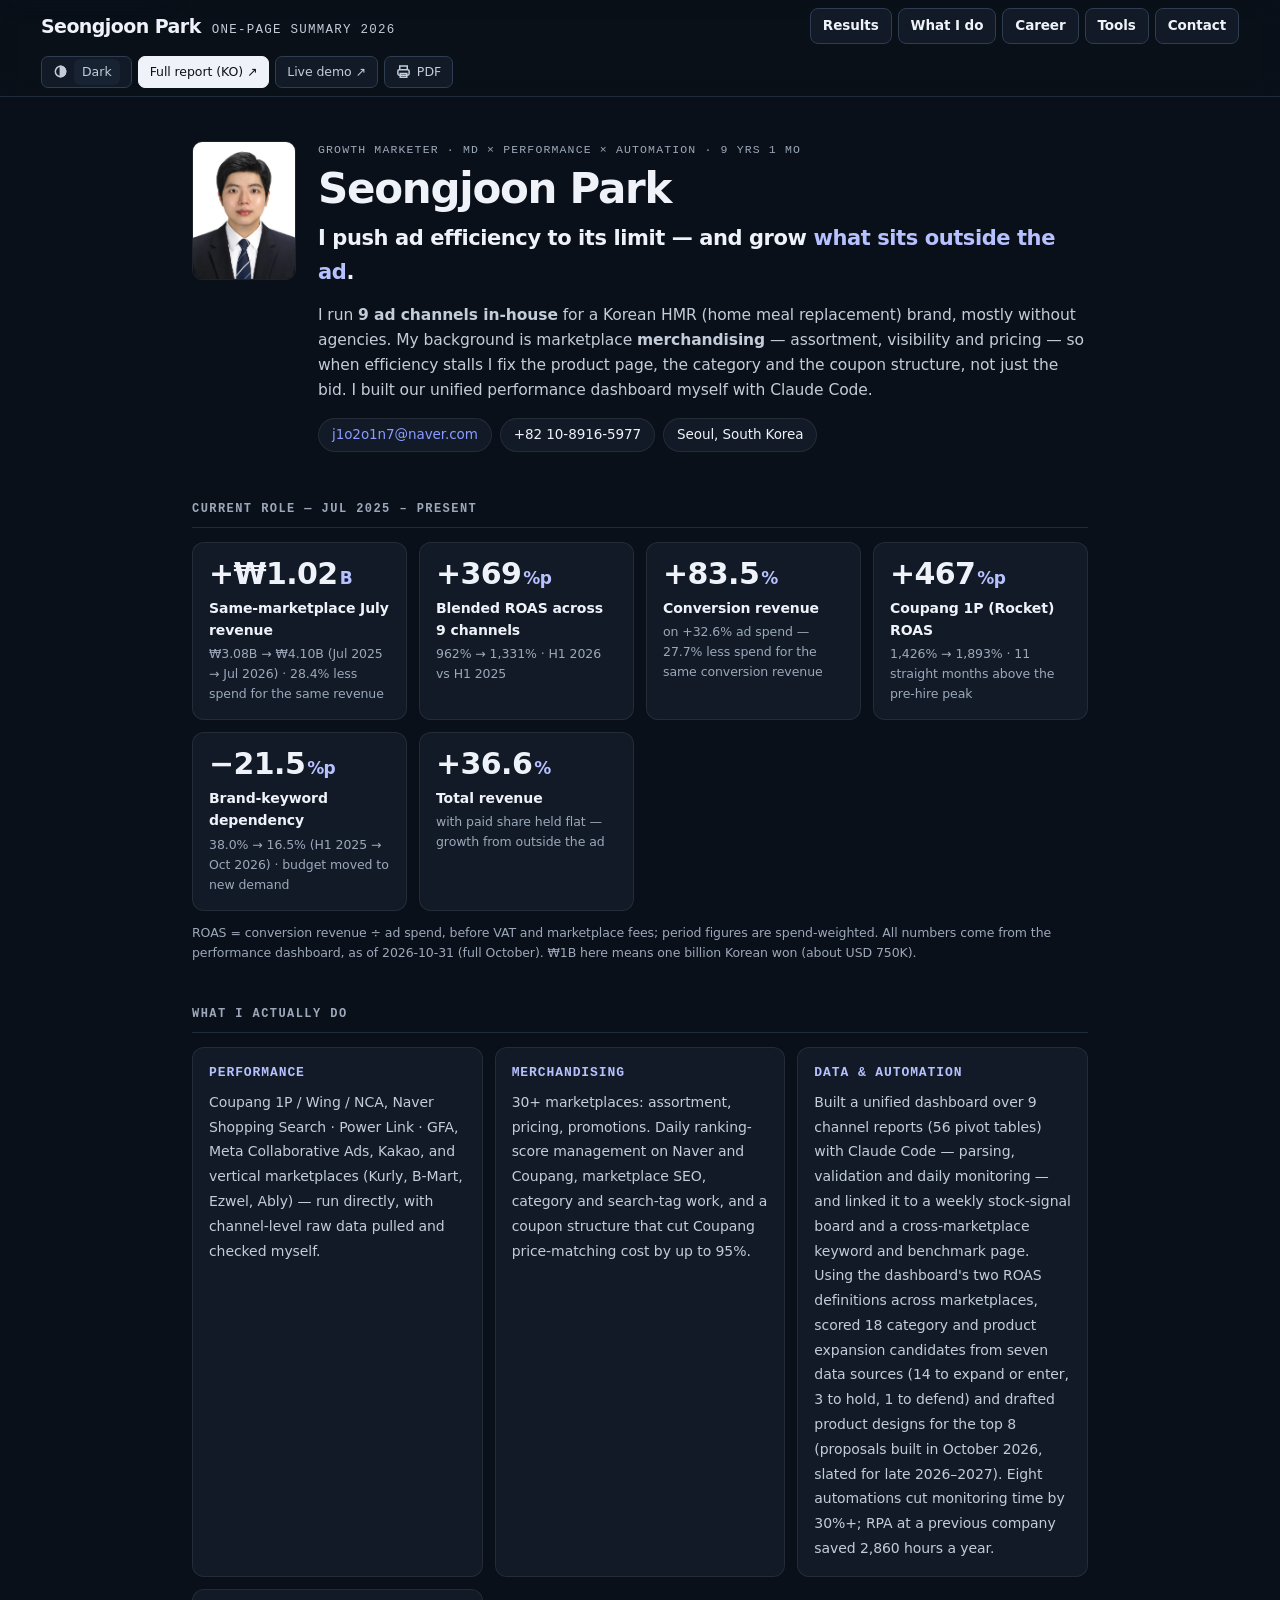
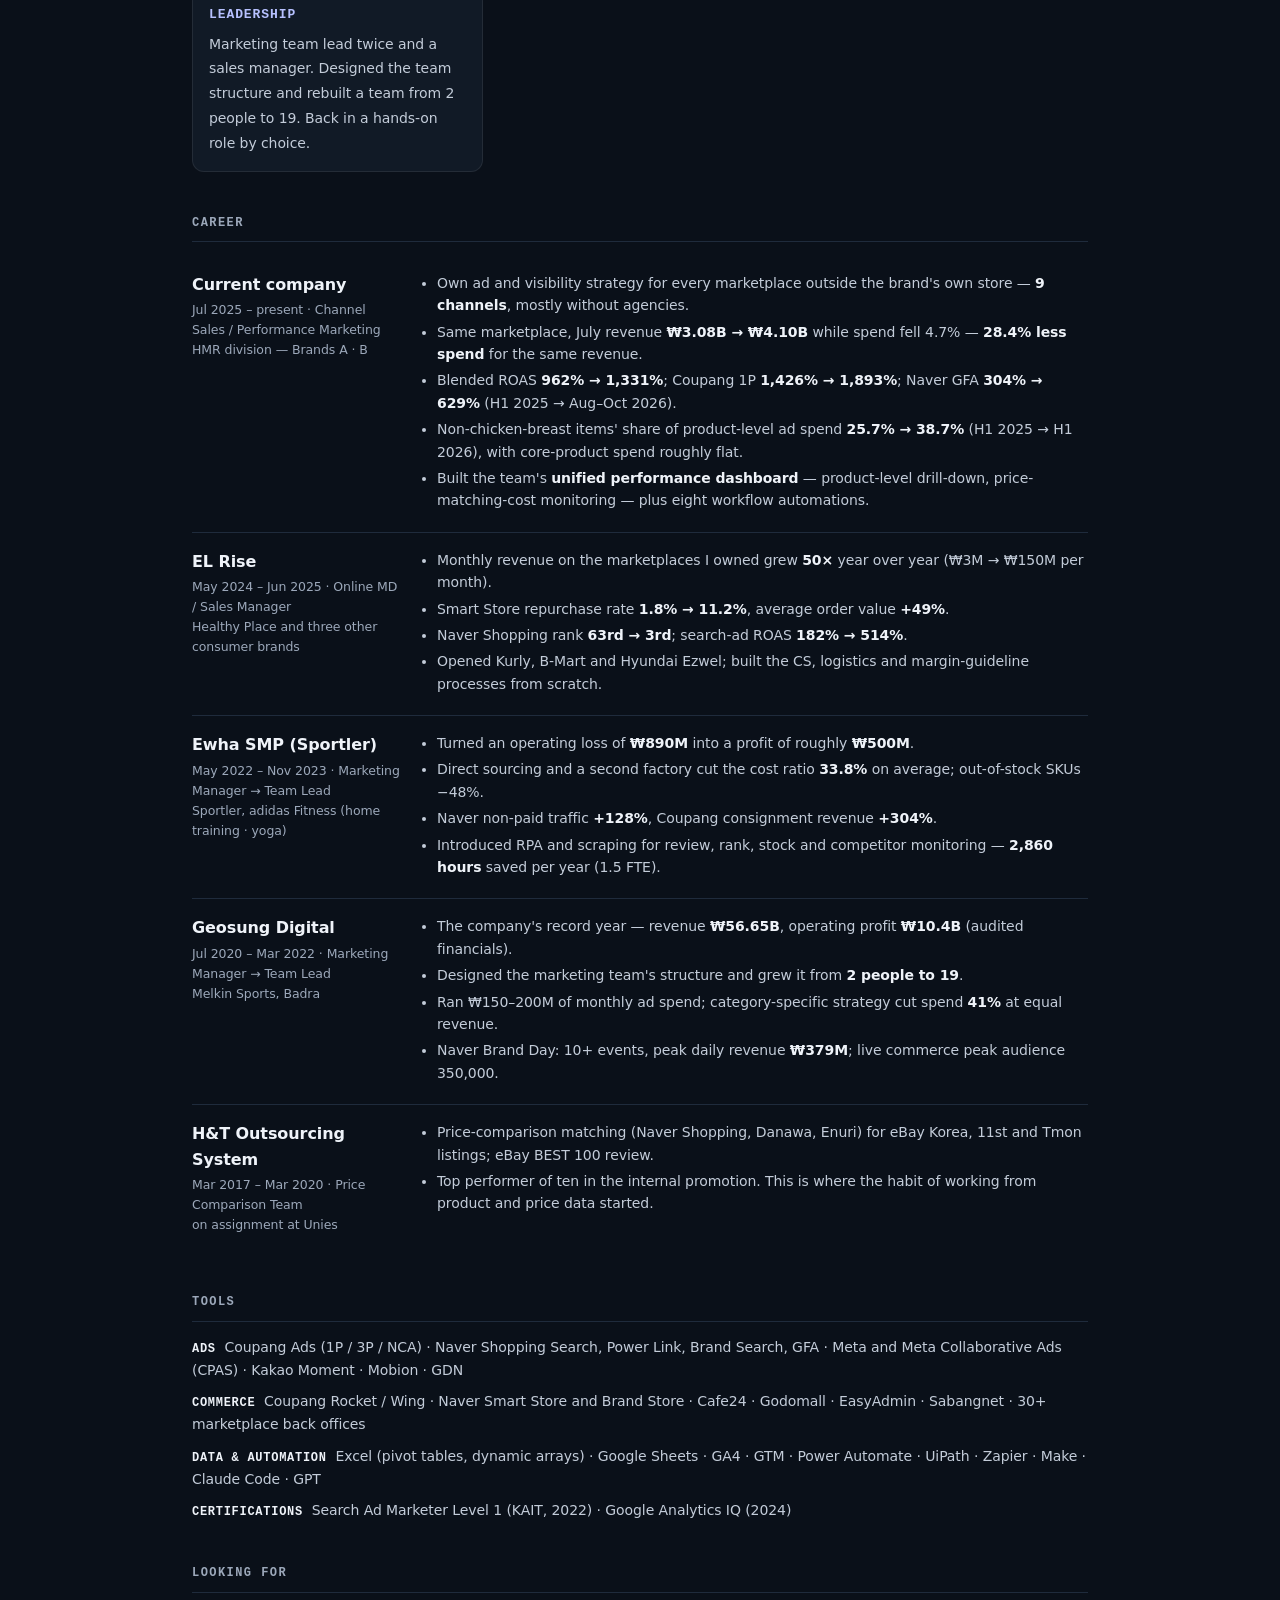
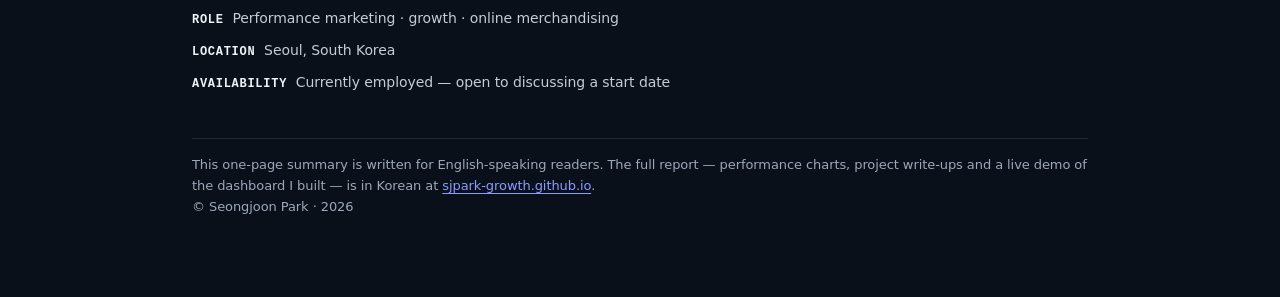
<file: en.html>
<!doctype html>
<html lang="en">
<head>
<meta charset="utf-8">
<meta name="viewport" content="width=device-width, initial-scale=1">
<title>Seongjoon Park · Growth Marketer</title>
<meta name="description" content="Growth marketer — 9 ad channels in-house, blended ROAS 962% to 1,331%, built the team performance dashboard.">
<meta name="color-scheme" content="light dark">
<meta name="robots" content="noindex, nofollow">
<meta name="theme-color" content="#f3f5f9" media="(prefers-color-scheme: light)">
<meta name="theme-color" content="#0a1019" media="(prefers-color-scheme: dark)">
<meta property="og:type" content="profile">
<meta property="og:title" content="Seongjoon Park · Growth Marketer">
<meta property="og:description" content="9 ad channels run in-house · blended ROAS 962% → 1,331% (+369%p) · built the performance dashboard himself.">
<meta property="og:url" content="https://sjpark-growth.github.io/en.html">
<meta property="og:image" content="https://sjpark-growth.github.io/assets/og-card.png">
<meta property="og:image:width" content="1200">
<meta property="og:image:height" content="630">
<meta property="og:locale" content="en_US">
<meta name="twitter:card" content="summary_large_image">
<link rel="icon" href="data:image/svg+xml,%3Csvg xmlns='http://www.w3.org/2000/svg' viewBox='0 0 32 32'%3E%3Crect width='32' height='32' rx='8' fill='%230c1a2b'/%3E%3Cpath d='M7 22 L13 15 L18 18 L25 9' fill='none' stroke='%238b9bff' stroke-width='3' stroke-linecap='round' stroke-linejoin='round'/%3E%3C/svg%3E">
<!-- 색 · 글꼴 토큰은 본판과 같은 파일에서 가져온다 (외부 요청 없음) -->
<link rel="stylesheet" href="assets/style.css">
<style>
  /* 영문 요약은 한 장짜리라 본판 레이아웃을 쓰지 않는다 — 토큰만 빌려 쓰고 배치는 여기서 한다 */
  body { background: var(--paper); color: var(--ink); font-family: var(--f-sans); line-height: 1.6; margin: 0; }
  .en { max-width: 940px; margin: 0 auto; padding: 44px 22px 72px; }
  .en a { color: var(--accent); }
  .en-top { display: flex; gap: 22px; align-items: flex-start; flex-wrap: wrap; }
  .en-photo { width: 104px; height: 139px; border-radius: 10px; object-fit: cover; border: 1px solid var(--ring); flex: none; }
  .en-id { min-width: 0; flex: 1 1 320px; }
  .en-eyebrow { font-family: var(--f-mono); font-size: 11.5px; letter-spacing: .1em; text-transform: uppercase; color: var(--ink-3); margin: 0 0 6px; }
  .en h1 { font-size: clamp(30px, 5vw, 42px); line-height: 1.12; letter-spacing: -.03em; margin: 0 0 10px; }
  .en-thesis { font-size: clamp(17px, 2.4vw, 21px); font-weight: 600; letter-spacing: -.02em; margin: 0 0 14px; }
  .en-thesis em { font-style: normal; color: var(--accent-ink); }
  .en-lede { color: var(--ink-2); margin: 0 0 16px; }
  .en-chips { display: flex; flex-wrap: wrap; gap: 8px; margin: 0 0 6px; padding: 0; list-style: none; }
  .en-chips li { border: 1px solid var(--ring); border-radius: 999px; padding: 5px 13px; font-size: 13.5px; background: var(--surface); }
  .en-chips a { text-decoration: none; }
  h2.en-h { font-family: var(--f-mono); font-size: 12px; letter-spacing: .12em; text-transform: uppercase; color: var(--ink-3);
            margin: 42px 0 14px; padding-bottom: 8px; border-bottom: 1px solid var(--rule); }
  .en-kpis { display: grid; grid-template-columns: repeat(auto-fit, minmax(210px, 1fr)); gap: 12px; padding: 0; margin: 0; list-style: none; }
  .en-kpis li { background: var(--surface); border: 1px solid var(--ring); border-radius: 12px; padding: 15px 16px; }
  .en-kpis .v { display: block; font-family: var(--f-num); font-size: 30px; font-weight: 700; letter-spacing: -.02em; line-height: 1.05; }
  .en-kpis .v small { font-size: 17px; font-weight: 600; margin-left: 2px; color: var(--accent-ink); }
  .en-kpis .k { display: block; margin-top: 7px; font-size: 14px; font-weight: 600; }
  .en-kpis .d { display: block; margin-top: 3px; font-size: 12.5px; color: var(--ink-3); }
  .en-note { font-size: 12.5px; color: var(--ink-3); margin: 12px 0 0; }
  .en-do { display: grid; grid-template-columns: repeat(auto-fit, minmax(250px, 1fr)); gap: 12px; padding: 0; margin: 0; list-style: none; }
  .en-do li { background: var(--surface); border: 1px solid var(--ring); border-radius: 12px; padding: 15px 16px; }
  .en-do b { display: block; font-size: 13px; font-family: var(--f-mono); letter-spacing: .07em; text-transform: uppercase; color: var(--accent-ink); margin-bottom: 6px; }
  .en-do span { font-size: 14px; color: var(--ink-2); }
  .en-job { border-top: 1px solid var(--rule); padding: 16px 0; display: grid; grid-template-columns: 210px minmax(0, 1fr); gap: 18px; break-inside: avoid; }
  .en-job:first-of-type { border-top: 0; }
  .en-job .co { font-weight: 700; font-size: 16px; }
  .en-job .meta { font-size: 12.5px; color: var(--ink-3); margin-top: 3px; }
  .en-job ul { margin: 0; padding-left: 17px; }
  .en-job li { font-size: 14px; margin-bottom: 4px; color: var(--ink-2); }
  .en-job li strong { color: var(--ink); }
  .en-tools p { margin: 0 0 9px; font-size: 14px; color: var(--ink-2); }
  .en-tools b { color: var(--ink); font-family: var(--f-mono); font-size: 12px; letter-spacing: .06em; text-transform: uppercase; }
  .en-foot { margin-top: 44px; padding-top: 16px; border-top: 1px solid var(--rule); font-size: 13px; color: var(--ink-3); }
  @media (max-width: 640px) { .en-job { grid-template-columns: minmax(0, 1fr); gap: 8px; } }
  @media print { .en { padding: 0; max-width: none; } h2.en-h { break-after: avoid; } }
  /* (2026-11-05) 인쇄 4쪽째에 꼬리말 한 단락만 넘어가던 것(10-24 이후 문구가 늘어 3 → 4장) — 제목 · 꼬리말 위 여백만 줄여 A4 3장.
     카드는 쪽 중간에서 자르지 않는다 */
  @media print {
    h2.en-h { margin-top: 24px; }
    .en-foot { margin-top: 16px; padding-top: 8px; font-size: 11.5px; break-before: avoid; }
    .en-kpis li, .en-do li { break-inside: avoid; }
    .en-do { align-items: start; }   /* 쪽이 갈린 줄에서 짧은 카드(Leadership)가 옆 카드 높이로 늘어나 안이 비던 것 */
  }
  /* 상단 바 — 본판과 같은 .mast · .iconbtn 스타일을 쓴다. 섹션 제목은 바 높이만큼 띄워 가리지 않게 */
  .en [id] { scroll-margin-top: 72px; }
  .mast .iconbtn.go { text-decoration: none; gap: 0; }
  .mast .iconbtn.go.hot { background: var(--ink); color: var(--paper); border-color: var(--ink); }
  .mast .tools .iconbtn span.lg { font: inherit; padding: 0; background: none; color: inherit; border-radius: 0; transform: none !important; white-space: pre; }
  @media (max-width: 600px) { .mast .iconbtn .lg { display: none; } }
  /* (2026-11-22) 휴대폰 보조 글자 12px — 본판 10-31 「작은 글자」 규칙과 같게(머리 꼬리표 11.5 → 12) */
  @media screen and (max-width: 600px) { .en-eyebrow { font-size: 12px; } }
  /* (2026-11-23) 공유판(?share) — 메일 · 전화 칩을 숨긴다(화면 · 인쇄 모두) */
  html.share-view .en-chips .ct { display: none; }
</style>
<script>
  /* 테마: 본판과 같은 저장값(psj-theme)을 먼저 찍어 깜빡임을 막는다 */
  /* (2026-11-28 본인 「다크 모드를 기본 화면으로 · 밝기 직접 조정」) 저장된 선택이 없으면 다크로 시작. psj-theme = dark · light · system(자동),
     psj-dim = 0 · 2 · 3(다크 바탕 밝기 — 1 기본은 저장 안 함, app.js wireChrome 테마 창). 브라우저 위 막대 색(theme-color)도 맞춘다 */
  (function () { var h = document.documentElement, t = null, d = null;
    try { t = localStorage.getItem('psj-theme'); d = localStorage.getItem('psj-dim'); } catch (e) {}
    if (t !== 'light' && t !== 'system') t = 'dark';
    if (t !== 'system') h.setAttribute('data-theme', t);
    if (d === '0' || d === '2' || d === '3') h.setAttribute('data-dim', d); else d = '1';
    var pc = ['#05080d', '#0a1019', '#131b27', '#1b2431'][+d], ms = document.querySelectorAll('meta[name="theme-color"]');
    for (var i = 0; i < ms.length; i++) { var dk = /dark/.test(ms[i].media); ms[i].content = t === 'light' ? '#f3f5f9' : (t === 'dark' || dk) ? pc : ms[i].content; }
  })();
  /* (2026-11-23) 공유판(?share) — 본판 index.html 머리와 같은 판정(이 탭에서 이어 감 · ?share=0 이면 끔). 메일 · 전화를 숨기고 한국어판으로 가는 링크에 ?share 를 붙인다. CLAUDE.md 5-6 */
  (function () { var m = /[?&]share(?:=([^&#]*))?(?:&|#|$)/.exec(location.search), on = !!m && m[1] !== '0';
    try { if (m) { if (on) sessionStorage.setItem('psj-share', '1'); else sessionStorage.removeItem('psj-share'); } on = on || (!m && sessionStorage.getItem('psj-share') === '1'); } catch (e) {}
    if (!on) return; document.documentElement.classList.add('share-view');
    document.addEventListener('DOMContentLoaded', function () { [].forEach.call(document.querySelectorAll('a[href="./"]'), function (a) { a.setAttribute('href', './?share'); }); }); })();
</script>
</head>
<body>
<a class="skip" href="#main">Skip to content</a>

<header class="mast" id="top">
  <div class="shell">
    <a class="id" href="#top" style="text-decoration:none;color:inherit">Seongjoon Park <small>One-page summary 2026</small></a>
    <nav aria-label="Sections">
      <a href="#role">Results</a>
      <a href="#do">What I do</a>
      <a href="#career">Career</a>
      <a href="#tools">Tools</a>
      <a href="#looking">Contact</a>
    </nav>
    <div class="tools">
      <button class="iconbtn" id="themeBtn" type="button" aria-label="Change color theme">
        <svg viewBox="0 0 16 16" fill="none" stroke="currentColor" stroke-width="1.6"><circle cx="8" cy="8" r="5.5"/><path d="M8 2.5v11" /><path d="M8 2.5a5.5 5.5 0 0 1 0 11z" fill="currentColor"/></svg>
        <span id="themeLabel">Dark</span>
      </button>
      <a class="iconbtn go hot" href="./" hreflang="ko" title="Full report in Korean — charts, projects, live demo"><span class="lg">Full report </span>(KO) ↗</a>
      <a class="iconbtn go" href="dashboard-demo.html?video&amp;explore" target="_blank" rel="noopener" title="Live demo of the performance dashboard (numbers are dummy values)"><span class="lg">Live </span>demo ↗</a>
      <button class="iconbtn" id="printBtn" type="button" title="Save this page as PDF or print">
        <svg viewBox="0 0 16 16" fill="none" stroke="currentColor" stroke-width="1.6"><path d="M4 6V2h8v4"/><rect x="2" y="6" width="12" height="6" rx="1.5"/><path d="M4.5 10h7v4h-7z"/></svg>
        PDF
      </button>
    </div>
  </div>
</header>

<main class="en" id="main">

  <div class="en-top">
    <img class="en-photo" src="assets/profile.jpg" alt="Seongjoon Park" width="104" height="139">
    <div class="en-id">
      <p class="en-eyebrow">Growth Marketer · MD × Performance × Automation · <span data-career>9 yrs</span></p>
      <h1>Seongjoon Park</h1>
      <p class="en-thesis">I push ad efficiency to its limit — and grow <em>what sits outside the ad</em>.</p>
      <p class="en-lede">I run <b>9 ad channels in-house</b> for a Korean HMR (home meal replacement) brand, mostly without agencies. My background is marketplace <b>merchandising</b> — assortment, visibility and pricing — so when efficiency stalls I fix the product page, the category and the coupon structure, not just the bid. I built our unified performance dashboard myself with Claude Code.</p>
      <ul class="en-chips">
        <li class="ct"><a href="mailto:j1o2o1n7@naver.com">j1o2o1n7@naver.com</a></li>
        <li class="ct">+82 10-8916-5977</li>
        <li>Seoul, South Korea</li>
      </ul>
    </div>
  </div>

  <h2 class="en-h" id="role">Current role — Jul 2025 – present</h2>
  <ul class="en-kpis">
    <li><span class="v">+₩1.02<small>B</small></span><span class="k">Same-marketplace July revenue</span><span class="d">₩3.08B → ₩4.10B (Jul 2025 → Jul 2026) · 28.4% less spend for the same revenue</span></li>
    <li><span class="v">+369<small>%p</small></span><span class="k">Blended ROAS across 9 channels</span><span class="d">962% → 1,331% · H1 2026 vs H1 2025</span></li>
    <li><span class="v">+83.5<small>%</small></span><span class="k">Conversion revenue</span><span class="d">on +32.6% ad spend — 27.7% less spend for the same conversion revenue</span></li>
    <li><span class="v">+467<small>%p</small></span><span class="k">Coupang 1P (Rocket) ROAS</span><span class="d">1,426% → 1,893% · 11 straight months above the pre-hire peak</span></li>
    <li><span class="v">−21.5<small>%p</small></span><span class="k">Brand-keyword dependency</span><span class="d">38.0% → 16.5% (H1 2025 → Oct 2026) · budget moved to new demand</span></li>
    <li><span class="v">+36.6<small>%</small></span><span class="k">Total revenue</span><span class="d">with paid share held flat — growth from outside the ad</span></li>
  </ul>
  <p class="en-note">ROAS = conversion revenue ÷ ad spend, before VAT and marketplace fees; period figures are spend-weighted. All numbers come from the performance dashboard, as of 2026-10-31 (full October). ₩1B here means one billion Korean won (about USD 750K).</p>

  <h2 class="en-h" id="do">What I actually do</h2>
  <ul class="en-do">
    <li><b>Performance</b><span>Coupang 1P / Wing / NCA, Naver Shopping Search · Power Link · GFA, Meta Collaborative Ads, Kakao, and vertical marketplaces (Kurly, B-Mart, Ezwel, Ably) — run directly, with channel-level raw data pulled and checked myself.</span></li>
    <li><b>Merchandising</b><span>30+ marketplaces: assortment, pricing, promotions. Daily ranking-score management on Naver and Coupang, marketplace SEO, category and search-tag work, and a coupon structure that cut Coupang price-matching cost by up to 95%.</span></li>
    <li><b>Data &amp; automation</b><span>Built a unified dashboard over 9 channel reports (56 pivot tables) with Claude Code — parsing, validation and daily monitoring — and linked it to a weekly stock-signal board and a cross-marketplace keyword and benchmark page. Using the dashboard's two ROAS definitions across marketplaces, scored 18 category and product expansion candidates from seven data sources (14 to expand or enter, 3 to hold, 1 to defend) and drafted product designs for the top 8 (proposals built in October 2026, slated for late 2026–2027). Eight automations cut monitoring time by 30%+; RPA at a previous company saved 2,860 hours a year.</span></li>
    <li><b>Leadership</b><span>Marketing team lead twice and a sales manager. Designed the team structure and rebuilt a team from 2 people to 19. Back in a hands-on role by choice.</span></li>
  </ul>

  <h2 class="en-h" id="career">Career</h2>

  <section class="en-job">
    <div><div class="co">Current company</div><div class="meta">Jul 2025 – present · Channel Sales / Performance Marketing<br>HMR division — Brands A · B</div></div>
    <ul>
      <li>Own ad and visibility strategy for every marketplace outside the brand's own store — <strong>9 channels</strong>, mostly without agencies.</li>
      <li>Same marketplace, July revenue <strong>₩3.08B → ₩4.10B</strong> while spend fell 4.7% — <strong>28.4% less spend</strong> for the same revenue.</li>
      <li>Blended ROAS <strong>962% → 1,331%</strong>; Coupang 1P <strong>1,426% → 1,893%</strong>; Naver GFA <strong>304% → 629%</strong> (H1 2025 → Aug–Oct 2026).</li>
      <li>Non-chicken-breast items' share of product-level ad spend <strong>25.7% → 38.7%</strong> (H1 2025 → H1 2026), with core-product spend roughly flat.</li>
      <li>Built the team's <strong>unified performance dashboard</strong> — product-level drill-down, price-matching-cost monitoring — plus eight workflow automations.</li>
    </ul>
  </section>

  <section class="en-job">
    <div><div class="co">EL Rise</div><div class="meta">May 2024 – Jun 2025 · Online MD / Sales Manager<br>Healthy Place and three other consumer brands</div></div>
    <ul>
      <li>Monthly revenue on the marketplaces I owned grew <strong>50×</strong> year over year (₩3M → ₩150M per month).</li>
      <li>Smart Store repurchase rate <strong>1.8% → 11.2%</strong>, average order value <strong>+49%</strong>.</li>
      <li>Naver Shopping rank <strong>63rd → 3rd</strong>; search-ad ROAS <strong>182% → 514%</strong>.</li>
      <li>Opened Kurly, B-Mart and Hyundai Ezwel; built the CS, logistics and margin-guideline processes from scratch.</li>
    </ul>
  </section>

  <section class="en-job">
    <div><div class="co">Ewha SMP (Sportler)</div><div class="meta">May 2022 – Nov 2023 · Marketing Manager → Team Lead<br>Sportler, adidas Fitness (home training · yoga)</div></div>
    <ul>
      <li>Turned an operating loss of <strong>₩890M</strong> into a profit of roughly <strong>₩500M</strong>.</li>
      <li>Direct sourcing and a second factory cut the cost ratio <strong>33.8%</strong> on average; out-of-stock SKUs −48%.</li>
      <li>Naver non-paid traffic <strong>+128%</strong>, Coupang consignment revenue <strong>+304%</strong>.</li>
      <li>Introduced RPA and scraping for review, rank, stock and competitor monitoring — <strong>2,860 hours</strong> saved per year (1.5 FTE).</li>
    </ul>
  </section>

  <section class="en-job">
    <div><div class="co">Geosung Digital</div><div class="meta">Jul 2020 – Mar 2022 · Marketing Manager → Team Lead<br>Melkin Sports, Badra</div></div>
    <ul>
      <li>The company's record year — revenue <strong>₩56.65B</strong>, operating profit <strong>₩10.4B</strong> (audited financials).</li>
      <li>Designed the marketing team's structure and grew it from <strong>2 people to 19</strong>.</li>
      <li>Ran ₩150–200M of monthly ad spend; category-specific strategy cut spend <strong>41%</strong> at equal revenue.</li>
      <li>Naver Brand Day: 10+ events, peak daily revenue <strong>₩379M</strong>; live commerce peak audience 350,000.</li>
    </ul>
  </section>

  <section class="en-job">
    <div><div class="co">H&amp;T Outsourcing System</div><div class="meta">Mar 2017 – Mar 2020 · Price Comparison Team<br>on assignment at Unies</div></div>
    <ul>
      <li>Price-comparison matching (Naver Shopping, Danawa, Enuri) for eBay Korea, 11st and Tmon listings; eBay BEST 100 review.</li>
      <li>Top performer of ten in the internal promotion. This is where the habit of working from product and price data started.</li>
    </ul>
  </section>

  <h2 class="en-h" id="tools">Tools</h2>
  <div class="en-tools">
    <p><b>Ads</b> &nbsp;Coupang Ads (1P / 3P / NCA) · Naver Shopping Search, Power Link, Brand Search, GFA · Meta and Meta Collaborative Ads (CPAS) · Kakao Moment · Mobion · GDN</p>
    <p><b>Commerce</b> &nbsp;Coupang Rocket / Wing · Naver Smart Store and Brand Store · Cafe24 · Godomall · EasyAdmin · Sabangnet · 30+ marketplace back offices</p>
    <p><b>Data &amp; automation</b> &nbsp;Excel (pivot tables, dynamic arrays) · Google Sheets · GA4 · GTM · Power Automate · UiPath · Zapier · Make · Claude Code · GPT</p>
    <p><b>Certifications</b> &nbsp;Search Ad Marketer Level 1 (KAIT, 2022) · Google Analytics IQ (2024)</p>
  </div>

  <h2 class="en-h" id="looking">Looking for</h2>
  <div class="en-tools">
    <p><b>Role</b> &nbsp;Performance marketing · growth · online merchandising</p>
    <p><b>Location</b> &nbsp;Seoul, South Korea</p>
    <p><b>Availability</b> &nbsp;Currently employed — open to discussing a start date</p>
  </div>

  <p class="en-foot">
    This one-page summary is written for English-speaking readers. The full report — performance charts, project write-ups and a live demo of the dashboard I built — is in Korean at <a href="./">sjpark-growth.github.io</a>.<br>
    © Seongjoon Park · 2026
  </p>

</main>
<script>
  /* (2026-11-26) 본문 바로가기 — 주소(#main)를 남기지 않고 본문으로 초점만(본판 app.js wireSkip 과 같은 동작) */
  (function () {
    var a = document.querySelector('.skip'), m = document.getElementById('main'); if (!a || !m) return;
    a.addEventListener('click', function (e) {
      e.preventDefault(); scrollTo({ top: 0 });
      m.setAttribute('tabindex', '-1'); m.focus({ preventScroll: true });   // 초점을 받을 동안만(늘 달면 본문을 누를 때마다 <main> 이 초점을 가져간다)
      m.addEventListener('blur', function () { m.removeAttribute('tabindex'); }, { once: true });
    });
  })();
  /* 테마 버튼 · PDF 버튼 — 본판(app.js wireChrome)과 같은 동작 */
  (function () {
    var root = document.documentElement, label = document.getElementById('themeLabel');
    var names = { system: 'Auto', light: 'Light', dark: 'Dark' };
    var cur = function () { return root.getAttribute('data-theme') || 'system'; };
    label.textContent = names[cur()];
    document.getElementById('themeBtn').addEventListener('click', function () {
      var next = { dark: 'light', light: 'system', system: 'dark' }[cur()];   // (2026-11-28) 기본 다크 — 다크 → 라이트 → 자동(바탕 밝기는 본판 테마 창에서 고른 값을 따름)
      if (next === 'system') root.removeAttribute('data-theme'); else root.setAttribute('data-theme', next);
      try { localStorage.setItem('psj-theme', next); } catch (e) {}   // 「자동」도 적는다 — 안 적으면 다음에 다크로 시작
      label.textContent = names[next];
    });
    /* (2026-11-05) 저장되는 PDF 파일 이름 — 크롬은 문서 제목을 기본 파일 이름으로 쓴다. 인쇄하는 동안만 「Seongjoon_Park_Portfolio_EN_YYYYMM」(2026-11-17 Resume → Portfolio) */
    var baseTitle = document.title;
    var printTitle = function () { var d = new Date(); document.title = 'Seongjoon_Park_Portfolio_EN_' + d.getFullYear() + ('0' + (d.getMonth() + 1)).slice(-2); };
    addEventListener('beforeprint', printTitle);
    addEventListener('afterprint', function () { document.title = baseTitle; });
    document.getElementById('printBtn').addEventListener('click', function () { printTitle(); window.print(); });
    /* 경력 기간 — 한국어판 paintPeriods() 와 같은 계산(경력 구간 합, 현 직장은 이번 달까지 · 양 끝 달 포함).
       고정 글자로 두면 매달 한국어판과 어긋나서 넣었다. 구간을 바꾸면 data.js 의 jobs 와 같이 고친다 */
    var cs = document.querySelector('[data-career]');
    if (cs) {
      var d = new Date(), now = d.getFullYear() * 12 + d.getMonth() + 1, n = 0;
      [[2017, 3, 2020, 3], [2020, 7, 2022, 3], [2022, 5, 2023, 11], [2024, 5, 2025, 6], [2025, 7]].forEach(function (j) {
        n += (j[2] ? j[2] * 12 + j[3] : now) - (j[0] * 12 + j[1]) + 1;
      });
      var y = Math.floor(n / 12), m = n % 12;
      cs.textContent = y + ' yrs' + (m ? ' ' + m + (m === 1 ? ' mo' : ' mos') : '');
    }
  })();
  /* (2026-11-05) 본판(app.js wireChrome)과 같은 상단 바 접기 · 오른쪽 목차 레일 · 맨 위로 단추 — 모양은 style.css(.mast-off · .rail · .totop).
     본인 「웹 이력서처럼 페이지를 내리면 우측 이동 메뉴 · 최상단 이동 버튼 · 모바일 최적화」
     · PC(861px 이상 · 높이 501px 이상): 첫 화면을 지나면 오른쪽 끝에 섹션 점 레일, 오른쪽 아래에 맨 위로 단추
     · 휴대폰: 아래로 내리면 상단 바를 접고 위로 올리면 내린다. 맨 위로 단추는 위로 올릴 때 · 페이지 끝에서만(읽는 동안 본문을 가리지 않게) */
  (function () {
    var root = document.documentElement, mast = document.querySelector('.mast'), id = document.querySelector('.mast .id');
    var links = [].slice.call(document.querySelectorAll('.mast nav a'));
    var secs = links.map(function (a) { return document.querySelector(a.getAttribute('href')); });
    var rm = matchMedia('(prefers-reduced-motion: reduce)');
    var hideMQ = matchMedia('(max-width: 860px), (max-height: 500px) and (orientation: landscape) and (pointer: coarse)');
    var railMQ = matchMedia('(min-width: 861px) and (min-height: 501px)');
    var th = function () { return innerHeight * (railMQ.matches ? 0.8 : 0.6); };
    var beh = function () { return rm.matches ? 'auto' : 'smooth'; };
    var rail = document.createElement('nav');
    rail.className = 'rail'; rail.setAttribute('aria-label', 'Section index');
    rail.innerHTML = links.map(function (a) { return '<a href="' + a.getAttribute('href') + '"><span class="rl">' + a.textContent.trim() + '</span><i aria-hidden="true"></i></a>'; }).join('');
    document.body.appendChild(rail);
    var rlinks = [].slice.call(rail.querySelectorAll('a'));
    var toTop = document.createElement('button');
    toTop.className = 'totop'; toTop.type = 'button'; toTop.title = 'Back to top'; toTop.setAttribute('aria-label', 'Back to top');
    toTop.innerHTML = '<svg viewBox="0 0 16 16" fill="none" stroke="currentColor" stroke-width="1.6" stroke-linecap="round" stroke-linejoin="round" aria-hidden="true"><path d="M3.5 2.5h9"/><path d="M8 13.5V6"/><path d="M4.5 9.5 8 6l3.5 3.5"/></svg>';
    document.body.appendChild(toTop);
    // 섹션으로 갈 때 — 아래로 가면 상단 바가 접히므로 그 높이를 빼지 않고, 위로 가면 바가 다시 내려오므로 뺀다(본판 goY 와 같다)
    var goY = function (t) {
      var raw = t.getBoundingClientRect().top + scrollY - 8;
      var hides = (hideMQ.matches || railMQ.matches) && raw > scrollY && raw >= th();
      return Math.max(0, hides ? raw : raw - mast.offsetHeight);
    };
    links.concat(rlinks).forEach(function (a) {
      a.addEventListener('click', function (e) {
        var t = document.querySelector(a.getAttribute('href')); if (!t) return;
        e.preventDefault(); scrollTo({ top: goY(t), behavior: beh() });
        try { history.replaceState(null, '', a.getAttribute('href')); } catch (err) {}
      });
    });
    var goTop = function (e) { e.preventDefault(); scrollTo({ top: 0, behavior: beh() }); try { history.replaceState(null, '', '#top'); } catch (err) {} };
    id.addEventListener('click', goTop);
    toTop.addEventListener('click', function (e) { goTop(e); if (!e.detail) id.focus({ preventScroll: true }); });   // 키보드로 눌렀으면 초점도 맨 위로
    var lastC = -2, flashT = 0;
    var spy = function () {
      var max = document.documentElement.scrollHeight - innerHeight, y = scrollY + 120, c = -1;
      mast.style.setProperty('--p', max > 0 ? (scrollY / max).toFixed(4) : 0);
      secs.forEach(function (s, i) { if (s && s.getBoundingClientRect().top + scrollY <= y) c = i; });
      if (max > 0 && scrollY >= max - 4) c = secs.length - 1;   // 맨 끝 — 마지막 절(Contact)은 짧아 위까지 못 올라온다
      links.forEach(function (a, i) { a.setAttribute('aria-current', String(i === c)); });
      rlinks.forEach(function (a, i) { a.setAttribute('aria-current', String(i === c)); a.classList.toggle('past', i < c); });
      rail.style.setProperty('--rp', c > 0 ? (c / (rlinks.length - 1)).toFixed(3) : 0);
      if (c !== lastC) { lastC = c; rail.classList.add('flash'); clearTimeout(flashT); flashT = setTimeout(function () { rail.classList.remove('flash'); }, 1600); }
    };
    var kb = function (n) { try { return n.matches(':focus-visible'); } catch (err) { return true; } };
    var lastY = scrollY, acc = 0;
    var hideBar = function () {
      var y = scrollY, dy = y - lastY; lastY = y;
      var past = y >= th(), f = document.activeElement;
      root.classList.toggle('rail-on', railMQ.matches && past);
      if (!(hideMQ.matches || railMQ.matches) || !past || (mast.contains(f) && kb(f))) { root.classList.remove('mast-off'); acc = 0; }
      else {
        acc = (dy > 0) === (acc > 0) ? acc + dy : dy;   // 방향이 바뀌면 처음부터 센다 — 손가락 떨림으로 깜빡이지 않게
        if (acc > 24) root.classList.add('mast-off'); else if (acc < -24) root.classList.remove('mast-off');
      }
      var atEnd = y + innerHeight >= document.documentElement.scrollHeight - 120;
      toTop.classList.toggle('on', past && (railMQ.matches || atEnd || !root.classList.contains('mast-off') || f === toTop));
    };
    addEventListener('scroll', function () { spy(); hideBar(); }, { passive: true });
    addEventListener('resize', hideBar); spy(); hideBar();
    mast.addEventListener('focusin', function (e) { if (kb(e.target)) root.classList.remove('mast-off'); });
    // 휴대폰 메뉴 줄 양 끝 흐림(style.css .nav-l · .nav-end) — 본판과 같다
    var nav = document.querySelector('.mast nav');
    var edge = function () { var max = nav.scrollWidth - nav.clientWidth; nav.classList.toggle('nav-l', nav.scrollLeft > 4); nav.classList.toggle('nav-end', nav.scrollLeft >= max - 4); };
    nav.addEventListener('scroll', edge, { passive: true }); addEventListener('resize', edge); edge();
  })();
</script>
<script src="assets/track.js"></script>
</body>
</html>
</file>
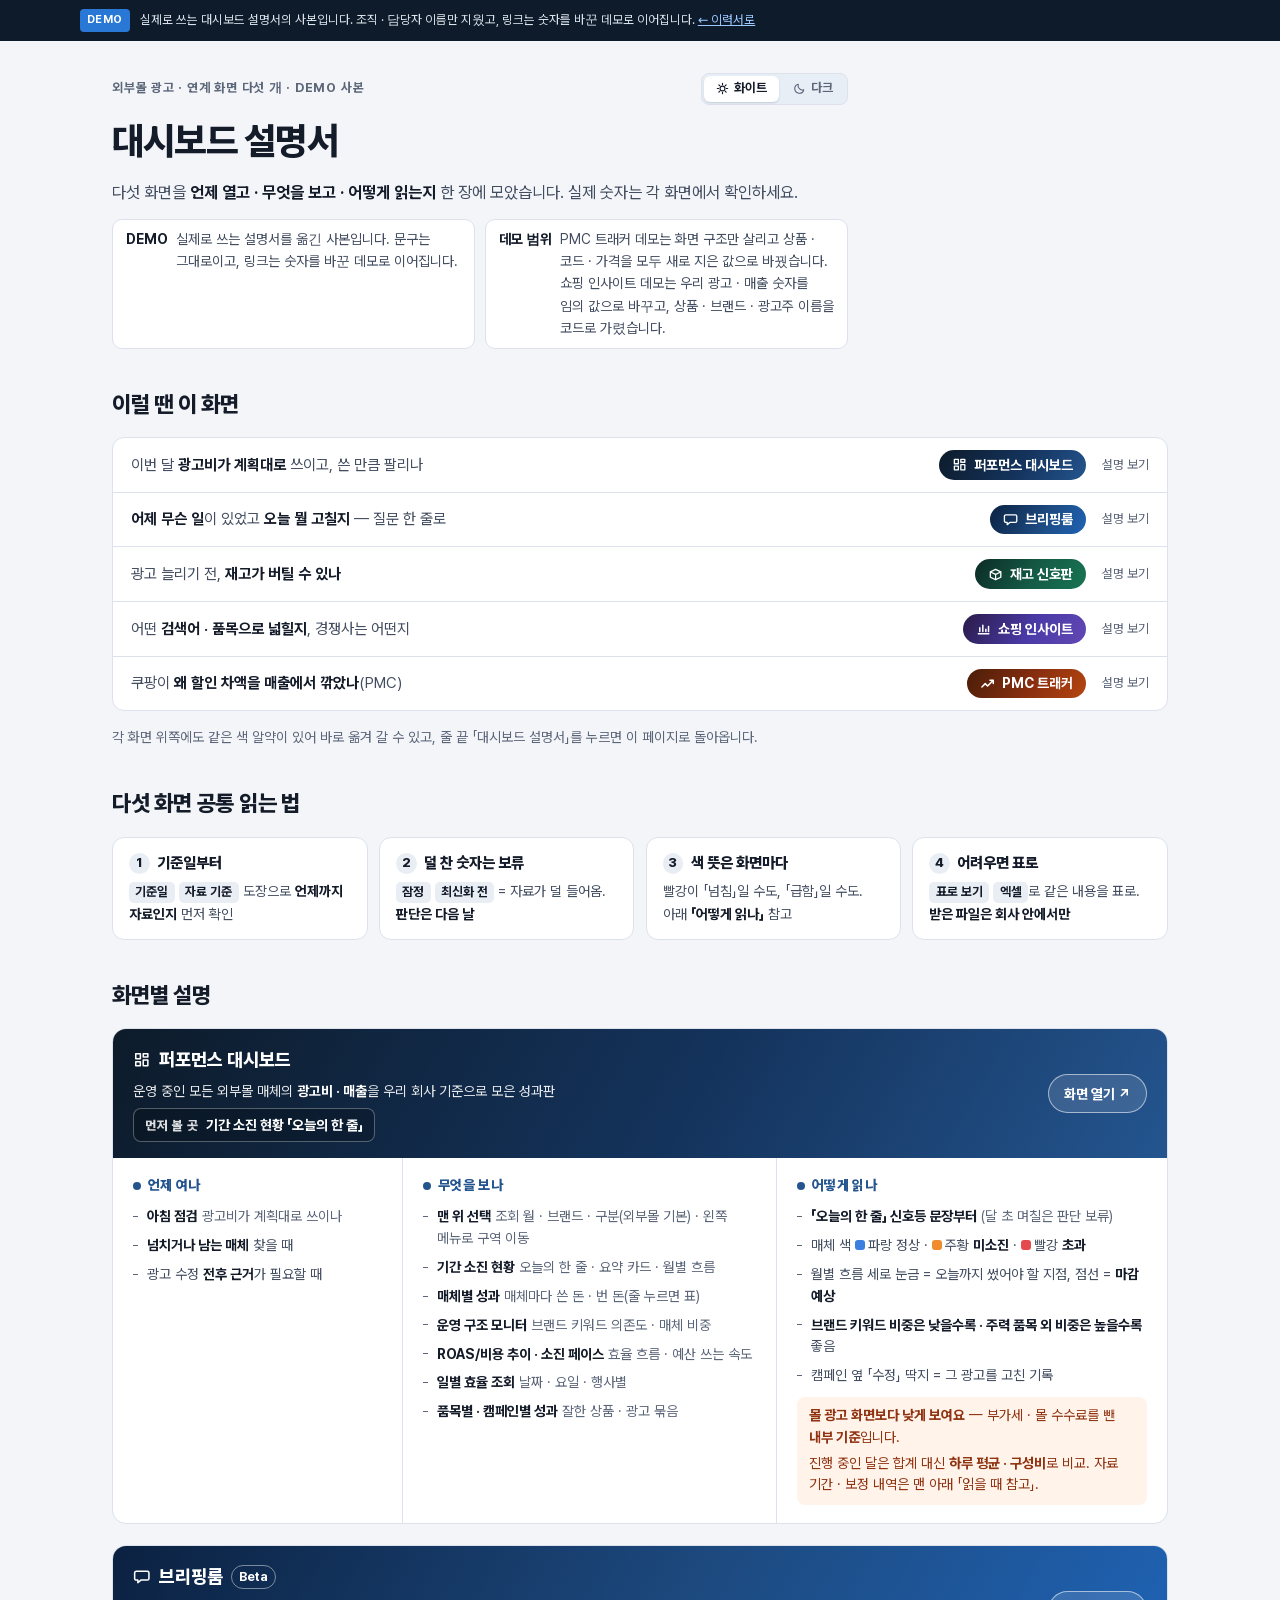
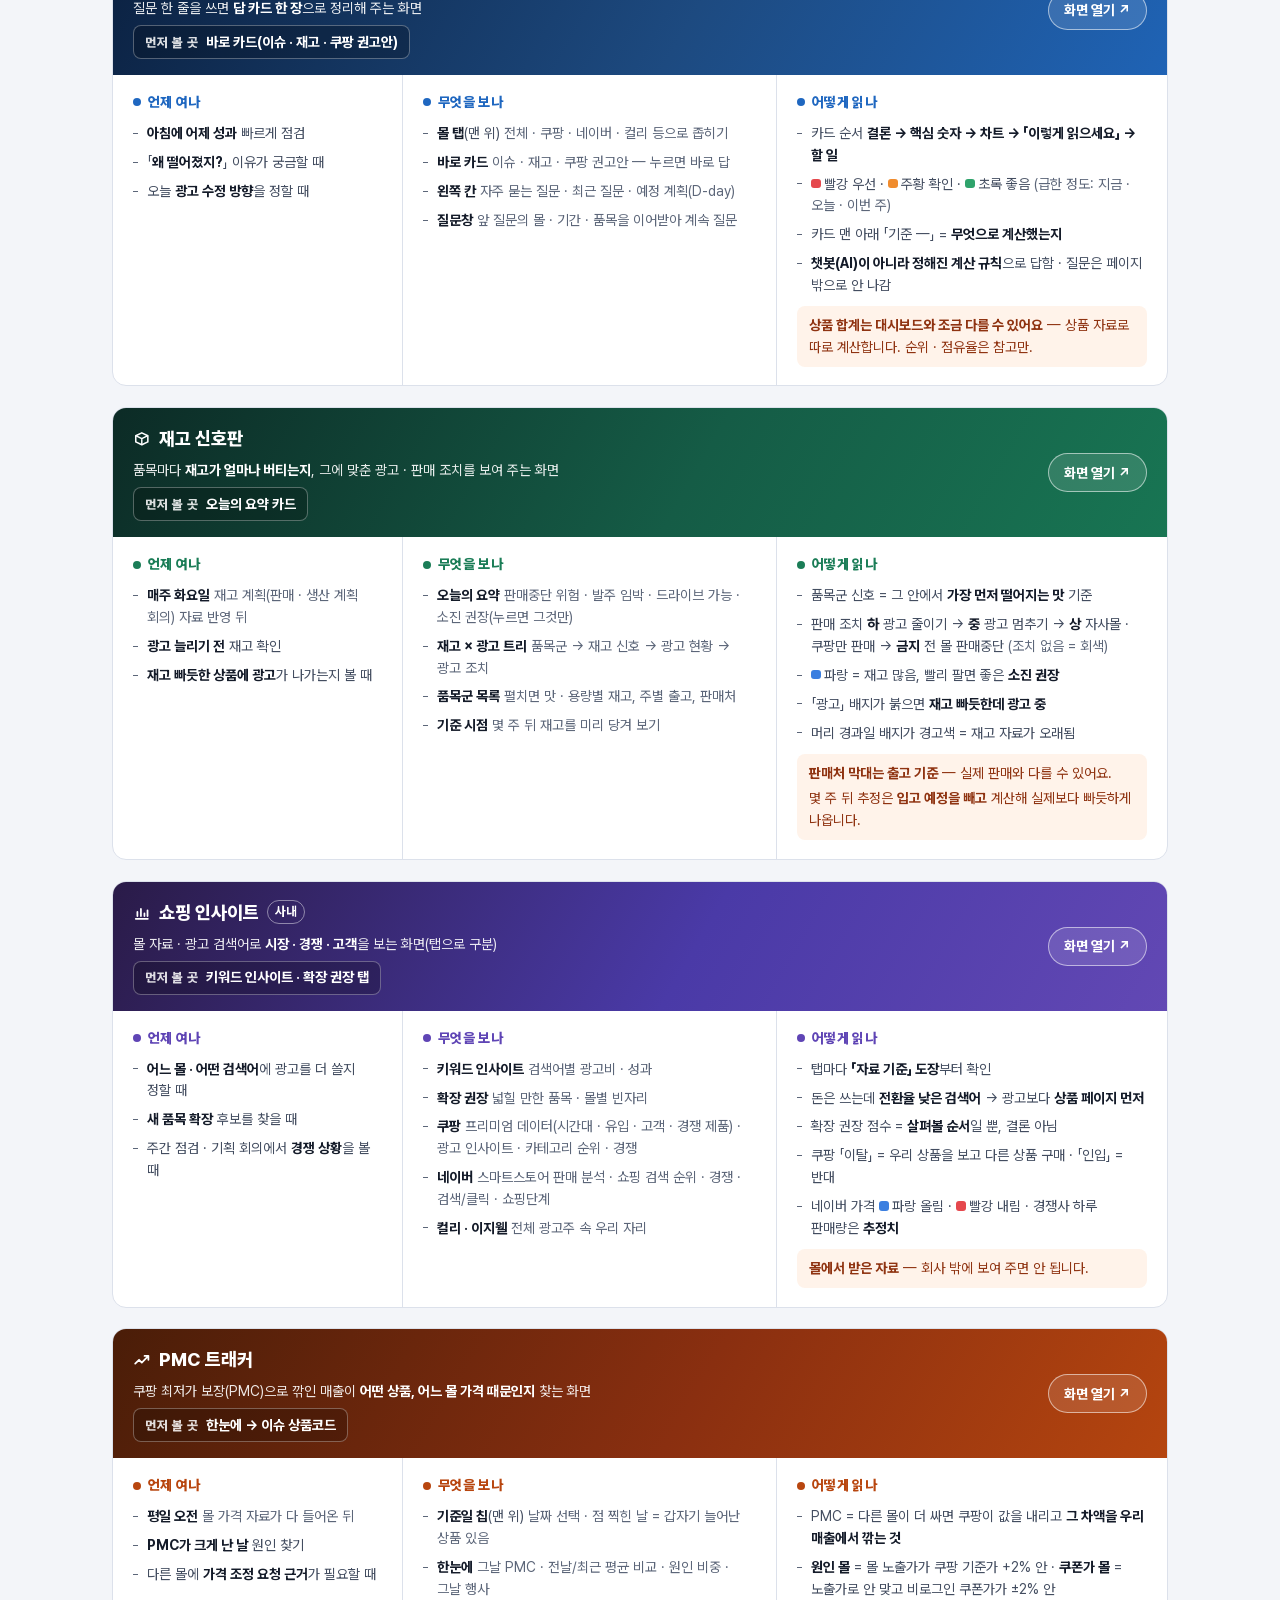
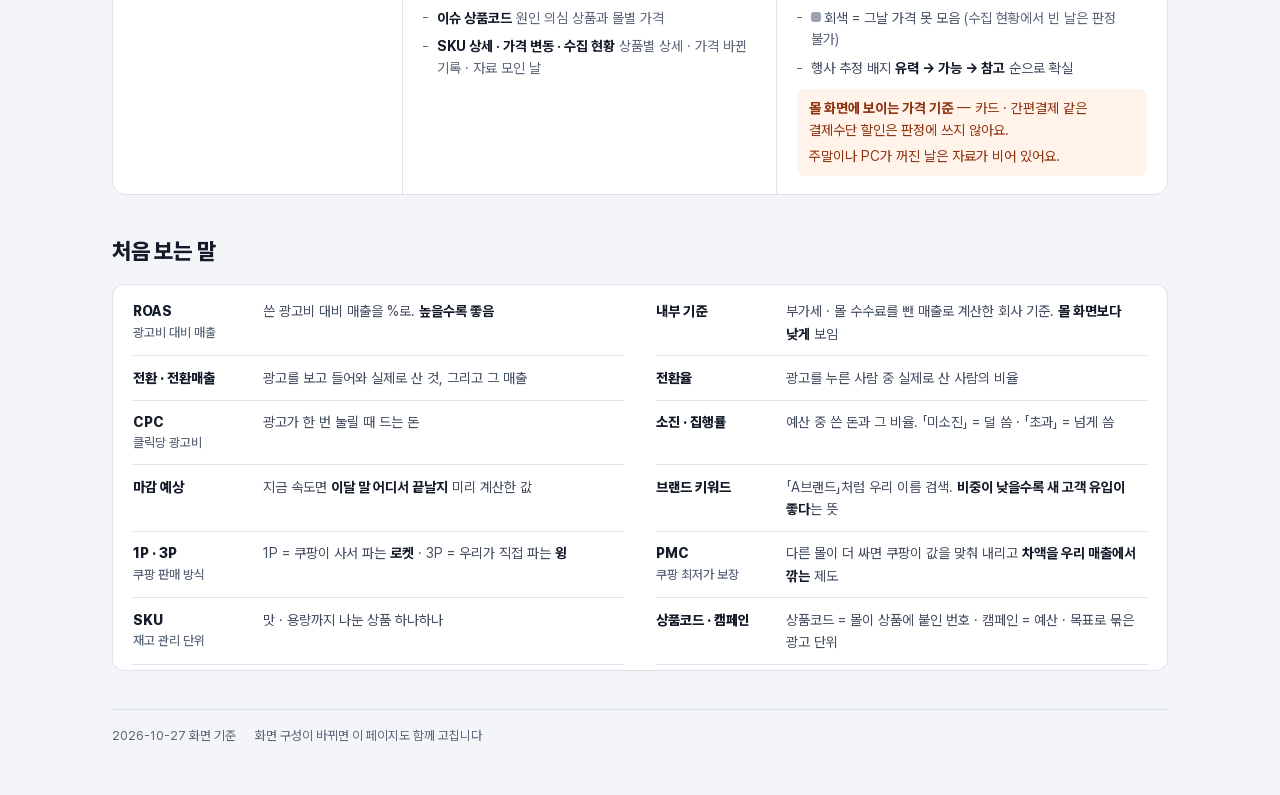
<file: guide-demo.html>
<!doctype html><html><head><meta charset=utf8><meta name="robots" content="noindex, nofollow"><meta name=viewport content="width=device-width,initial-scale=1,viewport-fit=cover"><style>:root{color-scheme:light;box-sizing:border-box;padding-top:env(safe-area-inset-top,0px);padding-bottom:env(safe-area-inset-bottom,0px)}html{scroll-padding-top:env(safe-area-inset-top,0px)}body{margin:0;padding:0;font:14px -apple-system,BlinkMacSystemFont,sans-serif;background:#fff;color:#000}img{max-width:100%}[hidden]:not([hidden=until-found i]){display:none!important}</style></head><body>
<title>대시보드 설명서 — DEMO</title>
<meta name="claude:viewport-fit-sides" content="cover">
<style>
@font-face { font-family: "Pretendard Demo"; font-style: normal; font-weight: 45 920; font-display: swap; src: url([data-uri]) format("woff2"); }


:root {
  --bg: #f3f5f9;
  --surface: #ffffff;
  --ink: #141b29;
  --ink-2: #434d60;
  --ink-3: #5c6679;
  --line: #dce1eb;
  --soft: #e9edf4;
  --warn-bg: #fff3ea;
  --warn-ink: #8f3311;
  --thm-track: #e8eef6;
  --thm-on: #ffffff;
  --thm-shadow: 0 1px 2px rgba(13, 27, 42, 0.16);
  --c-dash: #24558f;
  --c-brief: #1f67c0;
  --c-stock: #1b7d57;
  --c-ins: #5f45b5;
  --c-pmc: #b8460f;
  --g-dash: linear-gradient(120deg, #0d1b2a 0%, #14335c 55%, #24558f 100%);
  
  --g-brief: linear-gradient(120deg, #0b2141 0%, #1d4a80 55%, #1f63b5 100%);
  --g-stock: linear-gradient(120deg, #0c2b26 0%, #155c46 55%, #187553 100%);
  --g-ins: linear-gradient(120deg, #2a1b48 0%, #4a3aa7 55%, #6248b4 100%);
  --g-pmc: linear-gradient(120deg, #4a1d08 0%, #8a2f10 55%, #b5450f 100%);
  --on-band: #ffffff;
  --on-band-2: rgba(255, 255, 255, 0.9);
  --f-sans: "Pretendard Demo", "Pretendard Variable", Pretendard, "Apple SD Gothic Neo", "Malgun Gothic", system-ui, sans-serif;
  --t-xs: 0.8rem;
  --t-sm: 0.875rem;
  --t-md: 0.95rem;
  --t-lg: 1.15rem;
  --t-xl: 1.4rem;
  --t-xxl: clamp(1.7rem, 4.6vw, 2.35rem);
  color-scheme: light;
}
html[data-dash-theme="dark"] {
  --bg: #0e131b;
  --surface: #161d28;
  --ink: #e8ecf3;
  --ink-2: #b6bfcd;
  --ink-3: #8d97a9;
  --line: #2a3446;
  --soft: #1f2836;
  --warn-bg: #2b1b11;
  --warn-ink: #f4ab82;
  --thm-track: #121923;
  --thm-on: #2a3545;
  --thm-shadow: 0 1px 2px rgba(0, 0, 0, 0.5);
  --c-dash: #93b6e8;
  --c-brief: #7cb4f3;
  --c-stock: #66cfa1;
  --c-ins: #b6a0ec;
  --c-pmc: #f39a6c;
  color-scheme: dark;
}

* { box-sizing: border-box; }
html { background: var(--bg); }
body {
  background: var(--bg);
  color: var(--ink);
  font-family: var(--f-sans);
  font-size: var(--t-md);
  line-height: 1.6;
  word-break: keep-all;
  overflow-wrap: anywhere;
  -webkit-font-smoothing: antialiased;
}
.page {
  max-width: 68rem;
  margin: 0 auto;
  padding-left: max(16px, env(safe-area-inset-left, 0px));
  padding-right: max(16px, env(safe-area-inset-right, 0px));
  padding-block: 2rem 3rem;
  display: grid;
  gap: 2.4rem;
}
h1, h2, h3, h4 { text-wrap: balance; margin: 0; }
p, ul { margin: 0; }
ul { padding: 0; list-style: none; }
a { color: inherit; }
a:focus-visible { outline: 2px solid var(--c-brief); outline-offset: 3px; border-radius: 6px; }
b { font-weight: 700; color: var(--ink); }


.top { display: grid; gap: 0.85rem; max-width: 46rem; }
.topbar { display: flex; align-items: center; justify-content: space-between; flex-wrap: wrap; gap: 0.6rem 1rem; }
.eyebrow { font-size: var(--t-xs); font-weight: 700; letter-spacing: 0.06em; color: var(--ink-3); }
h1 { font-size: var(--t-xxl); font-weight: 800; letter-spacing: -0.02em; line-height: 1.25; }
.lede { font-size: 1.02rem; color: var(--ink-2); }
.notes { display: flex; flex-wrap: wrap; gap: 0.6rem; }
.notes li {
  display: flex; gap: 0.5rem; align-items: baseline;
  background: var(--surface); border: 1px solid var(--line); border-radius: 10px;
  padding: 0.5rem 0.8rem; font-size: var(--t-sm); color: var(--ink-2);
  flex: 1 1 18rem; min-width: 0;
}
.notes li b { white-space: nowrap; }


.thm { display: inline-flex; align-items: stretch; gap: 2px; padding: 2px; border-radius: 8px; background: var(--thm-track); border: 1px solid var(--line); }
.thm button {
  display: inline-flex; align-items: center; gap: 0.3rem; margin: 0; padding: 0.3rem 0.75rem; border: 0; border-radius: 6px; cursor: pointer;
  font: inherit; font-size: var(--t-xs); font-weight: 700; line-height: 1.3; white-space: nowrap; color: var(--ink-3); background: transparent;
}
.thm button svg { width: 13px; height: 13px; flex: none; }
.thm button:hover { color: var(--ink); }
.thm button[aria-pressed="true"] { background: var(--thm-on); color: var(--ink); box-shadow: var(--thm-shadow); }
.thm button:focus-visible { outline: 2px solid var(--c-brief); outline-offset: 1px; }


.sec { display: grid; gap: 0.9rem; }
.sec > h2 { font-size: var(--t-xl); font-weight: 800; letter-spacing: -0.01em; }


.pill {
  display: inline-flex; align-items: center; gap: 0.4rem;
  height: 1.85rem; padding: 0 0.85rem; border-radius: 999px;
  color: var(--on-band); font-size: var(--t-sm); font-weight: 700; text-decoration: none; white-space: nowrap;
  transition: transform 0.15s ease, filter 0.15s ease;
}
.pill svg { width: 0.95rem; height: 0.95rem; flex: none; }
.pill:hover { transform: translateY(-1px); filter: brightness(1.08); }
.pill.dash, .card.dash .band { background: var(--g-dash); }
.pill.brief, .card.brief .band { background: var(--g-brief); }
.pill.stock, .card.stock .band { background: var(--g-stock); }
.pill.ins, .card.ins .band { background: var(--g-ins); }
.pill.pmc, .card.pmc .band { background: var(--g-pmc); }


.pick-list { background: var(--surface); border: 1px solid var(--line); border-radius: 12px; }
.pick-list li {
  display: grid; grid-template-columns: minmax(0, 1fr) auto auto; align-items: center; gap: 0.6rem 1rem;
  padding: 0.75rem 1.1rem; color: var(--ink-2);
}
.pick-list li + li { border-top: 1px solid var(--line); }
.pick-list .q { min-width: 0; }
.pick-list .more { font-size: var(--t-xs); color: var(--ink-3); text-decoration: none; white-space: nowrap; }
.pick-list .more:hover { color: var(--ink); text-decoration: underline; }
.hint { font-size: var(--t-sm); color: var(--ink-3); }


.common { display: grid; grid-template-columns: repeat(4, minmax(0, 1fr)); gap: 0.7rem; }
.common li {
  background: var(--surface); border: 1px solid var(--line); border-radius: 12px;
  padding: 0.85rem 1rem; display: grid; align-content: start; gap: 0.3rem; min-width: 0;
}
.common h3 { font-size: var(--t-md); font-weight: 800; display: flex; align-items: center; gap: 0.45rem; }
.common h3 .n {
  display: inline-grid; place-items: center; width: 1.3rem; height: 1.3rem; border-radius: 50%; flex: none;
  background: var(--soft); color: var(--ink); font-size: var(--t-xs); font-weight: 800;
}
.common p { color: var(--ink-2); font-size: var(--t-sm); }
.tag {
  display: inline-block; padding: 0 0.4rem; border-radius: 5px; background: var(--soft);
  color: var(--ink); font-size: var(--t-xs); font-weight: 700; line-height: 1.6;
}


.cards { display: grid; gap: 1.3rem; }
.card { background: var(--surface); border: 1px solid var(--line); border-radius: 14px; overflow: hidden; scroll-margin-top: 1rem; }
.card.dash { --acc: var(--c-dash); }
.card.brief { --acc: var(--c-brief); }
.card.stock { --acc: var(--c-stock); }
.card.ins { --acc: var(--c-ins); }
.card.pmc { --acc: var(--c-pmc); }
.band {
  color: var(--on-band); padding: 1rem 1.25rem;
  display: flex; flex-wrap: wrap; align-items: center; justify-content: space-between; gap: 0.8rem 1.2rem;
}
.band b { color: var(--on-band); }
.band-txt { display: grid; gap: 0.35rem; min-width: 0; flex: 1 1 24rem; }
.band h3 { font-size: var(--t-lg); font-weight: 800; display: flex; align-items: center; gap: 0.5rem; flex-wrap: wrap; }
.band h3 svg { width: 1.1rem; height: 1.1rem; flex: none; }
.band .alias { font-size: var(--t-xs); font-weight: 700; padding: 0.05rem 0.45rem; border-radius: 999px; border: 1px solid rgba(255, 255, 255, 0.45); }
.band p { color: var(--on-band-2); font-size: var(--t-sm); }
.band .first {
  justify-self: start; display: inline-flex; align-items: baseline; flex-wrap: wrap; gap: 0.15rem 0.5rem;
  padding: 0.3rem 0.7rem; border-radius: 8px; background: rgba(0, 0, 0, 0.22); border: 1px solid rgba(255, 255, 255, 0.3);
  font-size: var(--t-sm); color: var(--on-band);
}
.band .first span { font-size: var(--t-xs); font-weight: 800; letter-spacing: 0.04em; opacity: 0.85; }
.open {
  display: inline-flex; align-items: center; gap: 0.35rem; flex: none;
  padding: 0.45rem 0.95rem; border-radius: 999px; border: 1px solid rgba(255, 255, 255, 0.55);
  background: rgba(255, 255, 255, 0.12); color: var(--on-band);
  font-size: var(--t-sm); font-weight: 700; text-decoration: none;
}
.open:hover { background: rgba(255, 255, 255, 0.22); }
.open:focus-visible { outline-color: var(--on-band); }
.cols { display: grid; grid-template-columns: minmax(0, 0.85fr) minmax(0, 1.1fr) minmax(0, 1.15fr); }
.col { padding: 1rem 1.25rem 1.15rem; display: grid; align-content: start; gap: 0.6rem; min-width: 0; }
.col + .col { border-left: 1px solid var(--line); }
.col h4 { font-size: var(--t-sm); font-weight: 800; color: var(--acc); letter-spacing: 0.02em; display: flex; align-items: center; gap: 0.45rem; }
.col h4::before { content: ""; width: 0.5rem; height: 0.5rem; border-radius: 50%; background: var(--acc); flex: none; }
.col ul { display: grid; gap: 0.45rem; }
.col li { position: relative; padding-left: 0.85rem; font-size: var(--t-sm); color: var(--ink-2); line-height: 1.55; }
.col li::before { content: ""; position: absolute; left: 0; top: 0.7em; width: 0.32rem; height: 1px; background: var(--ink-3); }
.col li .d { color: var(--ink-3); }
.caution {
  background: var(--warn-bg); color: var(--warn-ink); border-radius: 8px;
  padding: 0.55rem 0.75rem; font-size: var(--t-sm); display: grid; gap: 0.25rem; line-height: 1.55;
}
.caution b { color: var(--warn-ink); }


.sw { display: inline-block; width: 0.62rem; height: 0.62rem; border-radius: 3px; vertical-align: 0.02em; margin-right: 0.2rem; }
.sw.r { background: #e5484d; }
.sw.o { background: #f08c2e; }
.sw.y { background: #e9c23a; }
.sw.g { background: #2fa36b; }
.sw.b { background: #3b7fe0; }
.sw.n { background: #9aa3b2; }


.terms { display: grid; grid-template-columns: repeat(2, minmax(0, 1fr)); gap: 0 2rem; background: var(--surface); border: 1px solid var(--line); border-radius: 12px; padding: 0.3rem 1.25rem; margin: 0; }
.terms div { padding: 0.65rem 0; border-bottom: 1px solid var(--line); min-width: 0; display: grid; grid-template-columns: 7.2rem minmax(0, 1fr); gap: 0.2rem 0.9rem; align-items: baseline; }
.terms dt { font-weight: 800; font-size: var(--t-sm); }
.terms dt small { display: block; font-weight: 500; color: var(--ink-3); font-size: var(--t-xs); }
.terms dd { margin: 0; color: var(--ink-2); font-size: var(--t-sm); }

footer { color: var(--ink-3); font-size: var(--t-xs); border-top: 1px solid var(--line); padding-top: 1rem; display: flex; flex-wrap: wrap; gap: 0.3rem 1.2rem; }

@media (max-width: 960px) {
  .common { grid-template-columns: repeat(2, minmax(0, 1fr)); }
}
@media (max-width: 860px) {
  .cols { grid-template-columns: minmax(0, 1fr); }
  .col + .col { border-left: 0; border-top: 1px solid var(--line); }
}
@media (max-width: 640px) {
  .common, .terms { grid-template-columns: minmax(0, 1fr); }
  .terms div { grid-template-columns: minmax(0, 1fr); }
  .pick-list li { grid-template-columns: minmax(0, 1fr) auto; }
  .pick-list .q { grid-column: 1 / -1; }
  .pick-list .more { justify-self: end; }
  .notes li { flex-direction: column; gap: 0.1rem; }
  .page { gap: 2rem; }
}
@media (prefers-reduced-motion: reduce) {
  .pill { transition: none; }
  .pill:hover { transform: none; }
}
</style>
<script>

try { if (localStorage.getItem("dash.theme") === "dark") document.documentElement.setAttribute("data-dash-theme", "dark"); } catch (e) {}
</script>

<svg width="0" height="0" style="position:absolute" aria-hidden="true">
  <symbol id="i-dash" viewBox="0 0 16 16"><path d="M2.5 2.5h4.2v4.6H2.5zM9.3 2.5h4.2v3H9.3zM2.5 9.7h4.2v3.8H2.5zM9.3 8.1h4.2v5.4H9.3z" fill="none" stroke="currentColor" stroke-width="1.4" stroke-linejoin="round"/></symbol>
  <symbol id="i-brief" viewBox="0 0 16 16"><path d="M3 3h10a1.5 1.5 0 0 1 1.5 1.5v5A1.5 1.5 0 0 1 13 11H7.2L4.4 13.3V11H3a1.5 1.5 0 0 1-1.5-1.5v-5A1.5 1.5 0 0 1 3 3z" fill="none" stroke="currentColor" stroke-width="1.4" stroke-linejoin="round"/></symbol>
  <symbol id="i-stock" viewBox="0 0 16 16"><path d="M2.5 5.2 8 2.6l5.5 2.6v5.6L8 13.4 2.5 10.8z" fill="none" stroke="currentColor" stroke-width="1.4" stroke-linejoin="round"/><path d="M2.5 5.2 8 7.8l5.5-2.6M8 7.8v5.6" fill="none" stroke="currentColor" stroke-width="1.3" stroke-linejoin="round"/></symbol>
  <symbol id="i-ins" viewBox="0 0 16 16"><path d="M2.5 13.5h11M4 11V7.2M7.2 11V4.5M10.4 11V8.6M13.2 11V5.8" fill="none" stroke="currentColor" stroke-width="1.6" stroke-linecap="round"/></symbol>
  <symbol id="i-pmc" viewBox="0 0 16 16"><path d="M2 11.5 5.5 8l2.5 2.5L14 4.5M10.5 4.5H14V8" fill="none" stroke="currentColor" stroke-width="1.6" stroke-linecap="round" stroke-linejoin="round"/></symbol>
  <symbol id="i-sun" viewBox="0 0 16 16"><circle cx="8" cy="8" r="3" fill="none" stroke="currentColor" stroke-width="1.4"/><path d="M8 1.6v1.6M8 12.8v1.6M1.6 8h1.6M12.8 8h1.6M3.5 3.5l1.1 1.1M11.4 11.4l1.1 1.1M3.5 12.5l1.1-1.1M11.4 4.6l1.1-1.1" stroke="currentColor" stroke-width="1.4" stroke-linecap="round"/></symbol>
  <symbol id="i-moon" viewBox="0 0 16 16"><path d="M13.2 9.6A5.6 5.6 0 0 1 6.4 2.8a5.6 5.6 0 1 0 6.8 6.8z" fill="none" stroke="currentColor" stroke-width="1.4" stroke-linejoin="round"/></symbol>
</svg>

<style>
.demo-strip{position:sticky;top:0;z-index:30;background:#0d1b2a;padding:9px clamp(14px,2.4vw,28px)}
.demo-banner{display:flex;align-items:center;gap:10px;max-width:1120px;margin:0 auto;color:#dbe2ea;font-size:12.5px;line-height:1.5}
.tag-demo{flex:none;background:#2a78d6;color:#fff;font-size:11px;font-weight:700;letter-spacing:.04em;padding:3px 7px;border-radius:4px}
.demo-banner a{color:#9cc7ff}
span.pill,span.open[aria-disabled]{opacity:.55;cursor:default}
@media (max-width:640px){.demo-banner{font-size:11.5px}}
</style>
<div class="demo-strip"><div class="demo-banner" role="note"><span class="tag-demo">DEMO</span><span>실제로 쓰는 대시보드 설명서의 사본입니다. 조직 · 담당자 이름만 지웠고, 링크는 숫자를 바꾼 데모로 이어집니다. <a href="index.html#dash">← 이력서로</a></span></div></div>
<div class="page">

  <header class="top">
    <div class="topbar">
      <p class="eyebrow">외부몰 광고 · 연계 화면 다섯 개 · DEMO 사본</p>
      <div class="thm" id="thm" role="group" aria-label="화면 색">
        <button type="button" data-v="light" title="화이트 모드" aria-pressed="true"><svg aria-hidden="true"><use href="#i-sun"/></svg><span>화이트</span></button>
        <button type="button" data-v="dark" title="다크 모드" aria-pressed="false"><svg aria-hidden="true"><use href="#i-moon"/></svg><span>다크</span></button>
      </div>
    </div>
    <h1>대시보드 설명서</h1>
    <p class="lede">다섯 화면을 <b>언제 열고 · 무엇을 보고 · 어떻게 읽는지</b> 한 장에 모았습니다. 실제 숫자는 각 화면에서 확인하세요.</p>
    <ul class="notes">
      <li><b>DEMO</b><span>실제로 쓰는 설명서를 옮긴 사본입니다. 문구는 그대로이고, 링크는 숫자를 바꾼 데모로 이어집니다.</span></li>
      <li><b>데모 범위</b><span>PMC 트래커 데모는 화면 구조만 살리고 상품 · 코드 · 가격을 모두 새로 지은 값으로 바꿨습니다. 쇼핑 인사이트 데모는 우리 광고 · 매출 숫자를 임의 값으로 바꾸고, 상품 · 브랜드 · 광고주 이름을 코드로 가렸습니다.</span></li>
    </ul>
  </header>

  <section class="sec" aria-labelledby="pick-h">
    <h2 id="pick-h">이럴 땐 이 화면</h2>
    <ul class="pick-list">
      <li>
        <span class="q">이번 달 <b>광고비가 계획대로</b> 쓰이고, 쓴 만큼 팔리나</span>
        <a class="pill dash" href="dashboard-demo.html?video&amp;explore"><svg aria-hidden="true"><use href="#i-dash"/></svg>퍼포먼스 대시보드</a>
        <a class="more" href="#dash">설명 보기</a>
      </li>
      <li>
        <span class="q"><b>어제 무슨 일</b>이 있었고 <b>오늘 뭘 고칠지</b> — 질문 한 줄로</span>
        <a class="pill brief" href="briefing-demo.html"><svg aria-hidden="true"><use href="#i-brief"/></svg>브리핑룸</a>
        <a class="more" href="#brief">설명 보기</a>
      </li>
      <li>
        <span class="q">광고 늘리기 전, <b>재고가 버틸 수 있나</b></span>
        <a class="pill stock" href="stock-demo.html"><svg aria-hidden="true"><use href="#i-stock"/></svg>재고 신호판</a>
        <a class="more" href="#stock">설명 보기</a>
      </li>
      <li>
        <span class="q">어떤 <b>검색어 · 품목으로 넓힐지</b>, 경쟁사는 어떤지</span>
        <a class="pill ins" href="insight-demo.html"><svg aria-hidden="true"><use href="#i-ins"/></svg>쇼핑 인사이트</a>
        <a class="more" href="#insight">설명 보기</a>
      </li>
      <li>
        <span class="q">쿠팡이 <b>왜 할인 차액을 매출에서 깎았나</b>(PMC)</span>
        <a class="pill pmc" href="pmc-demo.html"><svg aria-hidden="true"><use href="#i-pmc"/></svg>PMC 트래커</a>
        <a class="more" href="#pmc">설명 보기</a>
      </li>
    </ul>
    <p class="hint">각 화면 위쪽에도 같은 색 알약이 있어 바로 옮겨 갈 수 있고, 줄 끝 「대시보드 설명서」를 누르면 이 페이지로 돌아옵니다.</p>
  </section>

  <section class="sec" aria-labelledby="common-h">
    <h2 id="common-h">다섯 화면 공통 읽는 법</h2>
    <ul class="common">
      <li>
        <h3><span class="n">1</span>기준일부터</h3>
        <p><span class="tag">기준일</span> <span class="tag">자료 기준</span> 도장으로 <b>언제까지 자료인지</b> 먼저 확인</p>
      </li>
      <li>
        <h3><span class="n">2</span>덜 찬 숫자는 보류</h3>
        <p><span class="tag">잠정</span> <span class="tag">최신화 전</span> = 자료가 덜 들어옴. <b>판단은 다음 날</b></p>
      </li>
      <li>
        <h3><span class="n">3</span>색 뜻은 화면마다</h3>
        <p>빨강이 「넘침」일 수도, 「급함」일 수도. 아래 <b>「어떻게 읽나」</b> 참고</p>
      </li>
      <li>
        <h3><span class="n">4</span>어려우면 표로</h3>
        <p><span class="tag">표로 보기</span> <span class="tag">엑셀</span>로 같은 내용을 표로. <b>받은 파일은 회사 안에서만</b></p>
      </li>
    </ul>
  </section>

  <section class="sec" aria-labelledby="screens-h">
    <h2 id="screens-h">화면별 설명</h2>
    <div class="cards">

      <article class="card dash" id="dash" aria-labelledby="dash-h">
        <div class="band">
          <div class="band-txt">
            <h3 id="dash-h"><svg aria-hidden="true"><use href="#i-dash"/></svg>퍼포먼스 대시보드</h3>
            <p>운영 중인 모든 외부몰 매체의 <b>광고비 · 매출</b>을 우리 회사 기준으로 모은 성과판</p>
            <p class="first"><span>먼저 볼 곳</span><b>기간 소진 현황 「오늘의 한 줄」</b></p>
          </div>
          <a class="open" href="dashboard-demo.html?video&amp;explore">화면 열기 ↗</a>
        </div>
        <div class="cols">
          <div class="col">
            <h4>언제 여나</h4>
            <ul>
              <li><b>아침 점검</b> <span class="d">광고비가 계획대로 쓰이나</span></li>
              <li><b>넘치거나 남는 매체</b> 찾을 때</li>
              <li>광고 수정 <b>전후 근거</b>가 필요할 때</li>
            </ul>
          </div>
          <div class="col">
            <h4>무엇을 보나</h4>
            <ul>
              <li><b>맨 위 선택</b> <span class="d">조회 월 · 브랜드 · 구분(외부몰 기본) · 왼쪽 메뉴로 구역 이동</span></li>
              <li><b>기간 소진 현황</b> <span class="d">오늘의 한 줄 · 요약 카드 · 월별 흐름</span></li>
              <li><b>매체별 성과</b> <span class="d">매체마다 쓴 돈 · 번 돈(줄 누르면 표)</span></li>
              <li><b>운영 구조 모니터</b> <span class="d">브랜드 키워드 의존도 · 매체 비중</span></li>
              <li><b>ROAS/비용 추이 · 소진 페이스</b> <span class="d">효율 흐름 · 예산 쓰는 속도</span></li>
              <li><b>일별 효율 조회</b> <span class="d">날짜 · 요일 · 행사별</span></li>
              <li><b>품목별 · 캠페인별 성과</b> <span class="d">잘한 상품 · 광고 묶음</span></li>
            </ul>
          </div>
          <div class="col">
            <h4>어떻게 읽나</h4>
            <ul>
              <li><b>「오늘의 한 줄」 신호등 문장부터</b> <span class="d">(달 초 며칠은 판단 보류)</span></li>
              <li>매체 색 <span class="sw b"></span>파랑 정상 · <span class="sw o"></span>주황 <b>미소진</b> · <span class="sw r"></span>빨강 <b>초과</b></li>
              <li>월별 흐름 세로 눈금 = 오늘까지 썼어야 할 지점, 점선 = <b>마감 예상</b></li>
              <li><b>브랜드 키워드 비중은 낮을수록 · 주력 품목 외 비중은 높을수록</b> 좋음</li>
              <li>캠페인 옆 「수정」 딱지 = 그 광고를 고친 기록</li>
            </ul>
            <div class="caution">
              <p><b>몰 광고 화면보다 낮게 보여요</b> — 부가세 · 몰 수수료를 뺀 <b>내부 기준</b>입니다.</p>
              <p>진행 중인 달은 합계 대신 <b>하루 평균 · 구성비</b>로 비교. 자료 기간 · 보정 내역은 맨 아래 「읽을 때 참고」.</p>
            </div>
          </div>
        </div>
      </article>

      <article class="card brief" id="brief" aria-labelledby="brief-h">
        <div class="band">
          <div class="band-txt">
            <h3 id="brief-h"><svg aria-hidden="true"><use href="#i-brief"/></svg>브리핑룸 <span class="alias">Beta</span></h3>
            <p>질문 한 줄을 쓰면 <b>답 카드 한 장</b>으로 정리해 주는 화면</p>
            <p class="first"><span>먼저 볼 곳</span><b>바로 카드(이슈 · 재고 · 쿠팡 권고안)</b></p>
          </div>
          <a class="open" href="briefing-demo.html">화면 열기 ↗</a>
        </div>
        <div class="cols">
          <div class="col">
            <h4>언제 여나</h4>
            <ul>
              <li><b>아침에 어제 성과</b> 빠르게 점검</li>
              <li>「<b>왜 떨어졌지?</b>」 이유가 궁금할 때</li>
              <li>오늘 <b>광고 수정 방향</b>을 정할 때</li>
            </ul>
          </div>
          <div class="col">
            <h4>무엇을 보나</h4>
            <ul>
              <li><b>몰 탭</b>(맨 위) <span class="d">전체 · 쿠팡 · 네이버 · 컬리 등으로 좁히기</span></li>
              <li><b>바로 카드</b> <span class="d">이슈 · 재고 · 쿠팡 권고안 — 누르면 바로 답</span></li>
              <li><b>왼쪽 칸</b> <span class="d">자주 묻는 질문 · 최근 질문 · 예정 계획(D-day)</span></li>
              <li><b>질문창</b> <span class="d">앞 질문의 몰 · 기간 · 품목을 이어받아 계속 질문</span></li>
            </ul>
          </div>
          <div class="col">
            <h4>어떻게 읽나</h4>
            <ul>
              <li>카드 순서 <b>결론 → 핵심 숫자 → 차트 → 「이렇게 읽으세요」 → 할 일</b></li>
              <li><span class="sw r"></span>빨강 우선 · <span class="sw o"></span>주황 확인 · <span class="sw g"></span>초록 좋음 <span class="d">(급한 정도: 지금 · 오늘 · 이번 주)</span></li>
              <li>카드 맨 아래 「기준 —」 = <b>무엇으로 계산했는지</b></li>
              <li><b>챗봇(AI)이 아니라 정해진 계산 규칙</b>으로 답함 · 질문은 페이지 밖으로 안 나감</li>
            </ul>
            <div class="caution">
              <p><b>상품 합계는 대시보드와 조금 다를 수 있어요</b> — 상품 자료로 따로 계산합니다. 순위 · 점유율은 참고만.</p>
            </div>
          </div>
        </div>
      </article>

      <article class="card stock" id="stock" aria-labelledby="stock-h">
        <div class="band">
          <div class="band-txt">
            <h3 id="stock-h"><svg aria-hidden="true"><use href="#i-stock"/></svg>재고 신호판</h3>
            <p>품목마다 <b>재고가 얼마나 버티는지</b>, 그에 맞춘 광고 · 판매 조치를 보여 주는 화면</p>
            <p class="first"><span>먼저 볼 곳</span><b>오늘의 요약 카드</b></p>
          </div>
          <a class="open" href="stock-demo.html">화면 열기 ↗</a>
        </div>
        <div class="cols">
          <div class="col">
            <h4>언제 여나</h4>
            <ul>
              <li><b>매주 화요일</b> <span class="d">재고 계획(판매 · 생산 계획 회의) 자료 반영 뒤</span></li>
              <li><b>광고 늘리기 전</b> 재고 확인</li>
              <li><b>재고 빠듯한 상품에 광고</b>가 나가는지 볼 때</li>
            </ul>
          </div>
          <div class="col">
            <h4>무엇을 보나</h4>
            <ul>
              <li><b>오늘의 요약</b> <span class="d">판매중단 위험 · 발주 임박 · 드라이브 가능 · 소진 권장(누르면 그것만)</span></li>
              <li><b>재고 × 광고 트리</b> <span class="d">품목군 → 재고 신호 → 광고 현황 → 광고 조치</span></li>
              <li><b>품목군 목록</b> <span class="d">펼치면 맛 · 용량별 재고, 주별 출고, 판매처</span></li>
              <li><b>기준 시점</b> <span class="d">몇 주 뒤 재고를 미리 당겨 보기</span></li>
            </ul>
          </div>
          <div class="col">
            <h4>어떻게 읽나</h4>
            <ul>
              <li>품목군 신호 = 그 안에서 <b>가장 먼저 떨어지는 맛</b> 기준</li>
              <li>판매 조치 <b>하</b> 광고 줄이기 → <b>중</b> 광고 멈추기 → <b>상</b> 자사몰 · 쿠팡만 판매 → <b>금지</b> 전 몰 판매중단 <span class="d">(조치 없음 = 회색)</span></li>
              <li><span class="sw b"></span>파랑 = 재고 많음, 빨리 팔면 좋은 <b>소진 권장</b></li>
              <li>「광고」 배지가 붉으면 <b>재고 빠듯한데 광고 중</b></li>
              <li>머리 경과일 배지가 경고색 = 재고 자료가 오래됨</li>
            </ul>
            <div class="caution">
              <p><b>판매처 막대는 출고 기준</b> — 실제 판매와 다를 수 있어요.</p>
              <p>몇 주 뒤 추정은 <b>입고 예정을 빼고</b> 계산해 실제보다 빠듯하게 나옵니다.</p>
            </div>
          </div>
        </div>
      </article>

      <article class="card ins" id="insight" aria-labelledby="insight-h">
        <div class="band">
          <div class="band-txt">
            <h3 id="insight-h"><svg aria-hidden="true"><use href="#i-ins"/></svg>쇼핑 인사이트 <span class="alias">사내</span></h3>
            <p>몰 자료 · 광고 검색어로 <b>시장 · 경쟁 · 고객</b>을 보는 화면(탭으로 구분)</p>
            <p class="first"><span>먼저 볼 곳</span><b>키워드 인사이트 · 확장 권장 탭</b></p>
          </div>
          <a class="open" href="insight-demo.html">화면 열기 ↗</a>
        </div>
        <div class="cols">
          <div class="col">
            <h4>언제 여나</h4>
            <ul>
              <li><b>어느 몰 · 어떤 검색어</b>에 광고를 더 쓸지 정할 때</li>
              <li><b>새 품목 확장</b> 후보를 찾을 때</li>
              <li>주간 점검 · 기획 회의에서 <b>경쟁 상황</b>을 볼 때</li>
            </ul>
          </div>
          <div class="col">
            <h4>무엇을 보나</h4>
            <ul>
              <li><b>키워드 인사이트</b> <span class="d">검색어별 광고비 · 성과</span></li>
              <li><b>확장 권장</b> <span class="d">넓힐 만한 품목 · 몰별 빈자리</span></li>
              <li><b>쿠팡</b> <span class="d">프리미엄 데이터(시간대 · 유입 · 고객 · 경쟁 제품) · 광고 인사이트 · 카테고리 순위 · 경쟁</span></li>
              <li><b>네이버</b> <span class="d">스마트스토어 판매 분석 · 쇼핑 검색 순위 · 경쟁 · 검색/클릭 · 쇼핑단계</span></li>
              <li><b>컬리 · 이지웰</b> <span class="d">전체 광고주 속 우리 자리</span></li>
            </ul>
          </div>
          <div class="col">
            <h4>어떻게 읽나</h4>
            <ul>
              <li>탭마다 <b>「자료 기준」 도장</b>부터 확인</li>
              <li>돈은 쓰는데 <b>전환율 낮은 검색어</b> → 광고보다 <b>상품 페이지 먼저</b></li>
              <li>확장 권장 점수 = <b>살펴볼 순서</b>일 뿐, 결론 아님</li>
              <li>쿠팡 「이탈」 = 우리 상품을 보고 다른 상품 구매 · 「인입」 = 반대</li>
              <li>네이버 가격 <span class="sw b"></span>파랑 올림 · <span class="sw r"></span>빨강 내림 · 경쟁사 하루 판매량은 <b>추정치</b></li>
            </ul>
            <div class="caution">
              <p><b>몰에서 받은 자료</b> — 회사 밖에 보여 주면 안 됩니다.</p>
            </div>
          </div>
        </div>
      </article>

      <article class="card pmc" id="pmc" aria-labelledby="pmc-h">
        <div class="band">
          <div class="band-txt">
            <h3 id="pmc-h"><svg aria-hidden="true"><use href="#i-pmc"/></svg>PMC 트래커</h3>
            <p>쿠팡 최저가 보장(PMC)으로 깎인 매출이 <b>어떤 상품, 어느 몰 가격 때문인지</b> 찾는 화면</p>
            <p class="first"><span>먼저 볼 곳</span><b>한눈에 → 이슈 상품코드</b></p>
          </div>
          <a class="open" href="pmc-demo.html">화면 열기 ↗</a>
        </div>
        <div class="cols">
          <div class="col">
            <h4>언제 여나</h4>
            <ul>
              <li><b>평일 오전</b> <span class="d">몰 가격 자료가 다 들어온 뒤</span></li>
              <li><b>PMC가 크게 난 날</b> 원인 찾기</li>
              <li>다른 몰에 <b>가격 조정 요청 근거</b>가 필요할 때</li>
            </ul>
          </div>
          <div class="col">
            <h4>무엇을 보나</h4>
            <ul>
              <li><b>기준일 칩</b>(맨 위) <span class="d">날짜 선택 · 점 찍힌 날 = 갑자기 늘어난 상품 있음</span></li>
              <li><b>한눈에</b> <span class="d">그날 PMC · 전날/최근 평균 비교 · 원인 비중 · 그날 행사</span></li>
              <li><b>이슈 상품코드</b> <span class="d">원인 의심 상품과 몰별 가격</span></li>
              <li><b>SKU 상세 · 가격 변동 · 수집 현황</b> <span class="d">상품별 상세 · 가격 바뀐 기록 · 자료 모인 날</span></li>
            </ul>
          </div>
          <div class="col">
            <h4>어떻게 읽나</h4>
            <ul>
              <li>PMC = 다른 몰이 더 싸면 쿠팡이 값을 내리고 <b>그 차액을 우리 매출에서 깎는 것</b></li>
              <li><b>원인 몰</b> = 몰 노출가가 쿠팡 기준가 +2% 안 · <b>쿠폰가 몰</b> = 노출가로 안 맞고 비로그인 쿠폰가가 ±2% 안</li>
              <li><span class="sw n"></span>회색 = 그날 가격 못 모음 <span class="d">(수집 현황에서 빈 날은 판정 불가)</span></li>
              <li>행사 추정 배지 <b>유력 → 가능 → 참고</b> 순으로 확실</li>
            </ul>
            <div class="caution">
              <p><b>몰 화면에 보이는 가격 기준</b> — 카드 · 간편결제 같은 결제수단 할인은 판정에 쓰지 않아요.</p>
              <p>주말이나 PC가 꺼진 날은 자료가 비어 있어요.</p>
            </div>
          </div>
        </div>
      </article>

    </div>
  </section>

  <section class="sec" aria-labelledby="terms-h">
    <h2 id="terms-h">처음 보는 말</h2>
    <dl class="terms">
      <div><dt>ROAS <small>광고비 대비 매출</small></dt><dd>쓴 광고비 대비 매출을 %로. <b>높을수록 좋음</b></dd></div>
      <div><dt>내부 기준</dt><dd>부가세 · 몰 수수료를 뺀 매출로 계산한 회사 기준. <b>몰 화면보다 낮게</b> 보임</dd></div>
      <div><dt>전환 · 전환매출</dt><dd>광고를 보고 들어와 실제로 산 것, 그리고 그 매출</dd></div>
      <div><dt>전환율</dt><dd>광고를 누른 사람 중 실제로 산 사람의 비율</dd></div>
      <div><dt>CPC <small>클릭당 광고비</small></dt><dd>광고가 한 번 눌릴 때 드는 돈</dd></div>
      <div><dt>소진 · 집행률</dt><dd>예산 중 쓴 돈과 그 비율. 「미소진」 = 덜 씀 · 「초과」 = 넘게 씀</dd></div>
      <div><dt>마감 예상</dt><dd>지금 속도면 <b>이달 말 어디서 끝날지</b> 미리 계산한 값</dd></div>
      <div><dt>브랜드 키워드</dt><dd>「A브랜드」처럼 우리 이름 검색. <b>비중이 낮을수록 새 고객 유입이 좋다</b>는 뜻</dd></div>
      <div><dt>1P · 3P <small>쿠팡 판매 방식</small></dt><dd>1P = 쿠팡이 사서 파는 <b>로켓</b> · 3P = 우리가 직접 파는 <b>윙</b></dd></div>
      <div><dt>PMC <small>쿠팡 최저가 보장</small></dt><dd>다른 몰이 더 싸면 쿠팡이 값을 맞춰 내리고 <b>차액을 우리 매출에서 깎는</b> 제도</dd></div>
      <div><dt>SKU <small>재고 관리 단위</small></dt><dd>맛 · 용량까지 나눈 상품 하나하나</dd></div>
      <div><dt>상품코드 · 캠페인</dt><dd>상품코드 = 몰이 상품에 붙인 번호 · 캠페인 = 예산 · 목표로 묶은 광고 단위</dd></div>
    </dl>
  </section>

  <footer>
    <span>2026-10-27 화면 기준</span>
    <span>화면 구성이 바뀌면 이 페이지도 함께 고칩니다</span>
  </footer>

</div>

<script>

(function () {
  var root = document.documentElement, box = document.getElementById("thm"), KEY = "dash.theme";
  var btns = box.querySelectorAll("button");
  function paint() {
    var dark = root.getAttribute("data-dash-theme") === "dark";
    btns[0].setAttribute("aria-pressed", dark ? "false" : "true");
    btns[1].setAttribute("aria-pressed", dark ? "true" : "false");
  }
  box.addEventListener("click", function (e) {
    var t = e.target.closest ? e.target.closest("button") : null;
    if (!t) return;
    var dark = t.getAttribute("data-v") === "dark";
    if (dark) root.setAttribute("data-dash-theme", "dark"); else root.removeAttribute("data-dash-theme");
    try { localStorage.setItem(KEY, dark ? "dark" : "light"); } catch (e2) {}
    paint();
  });
  paint();
})();
</script>

</body></html>
</file>
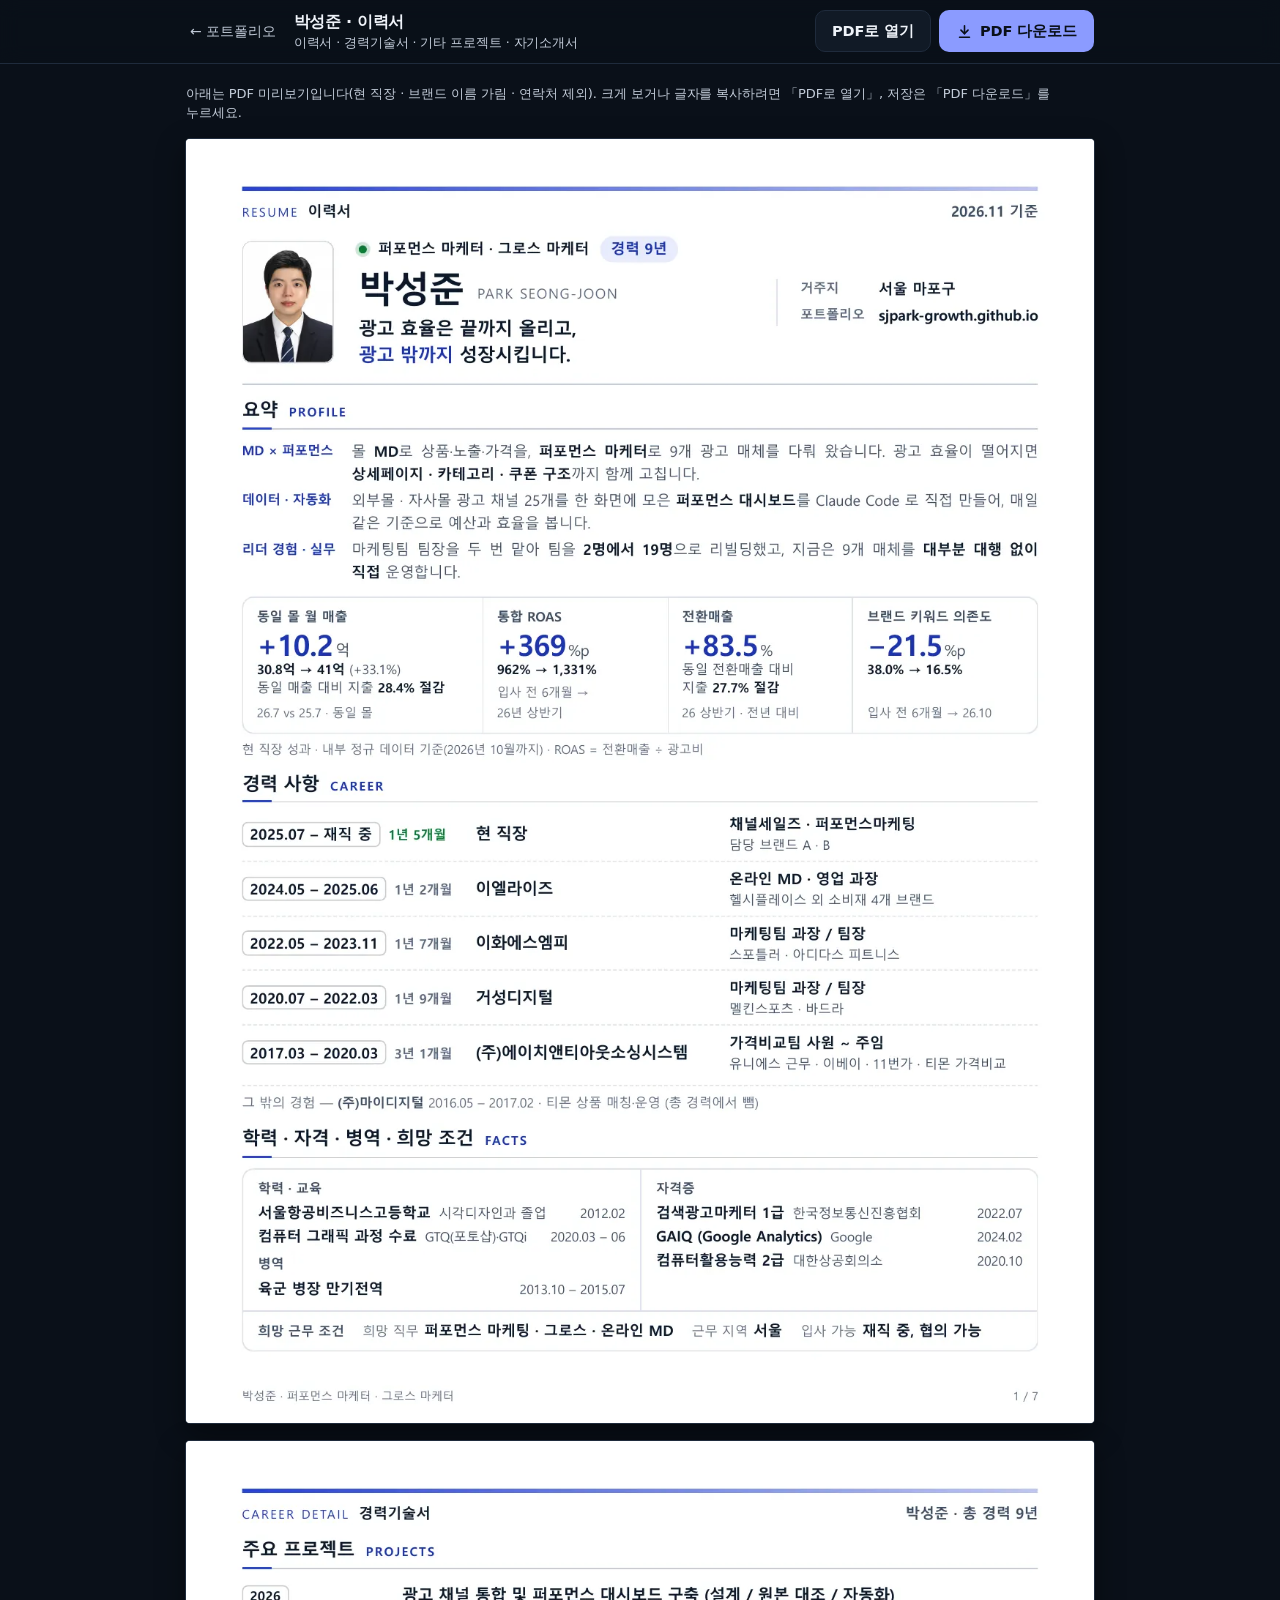
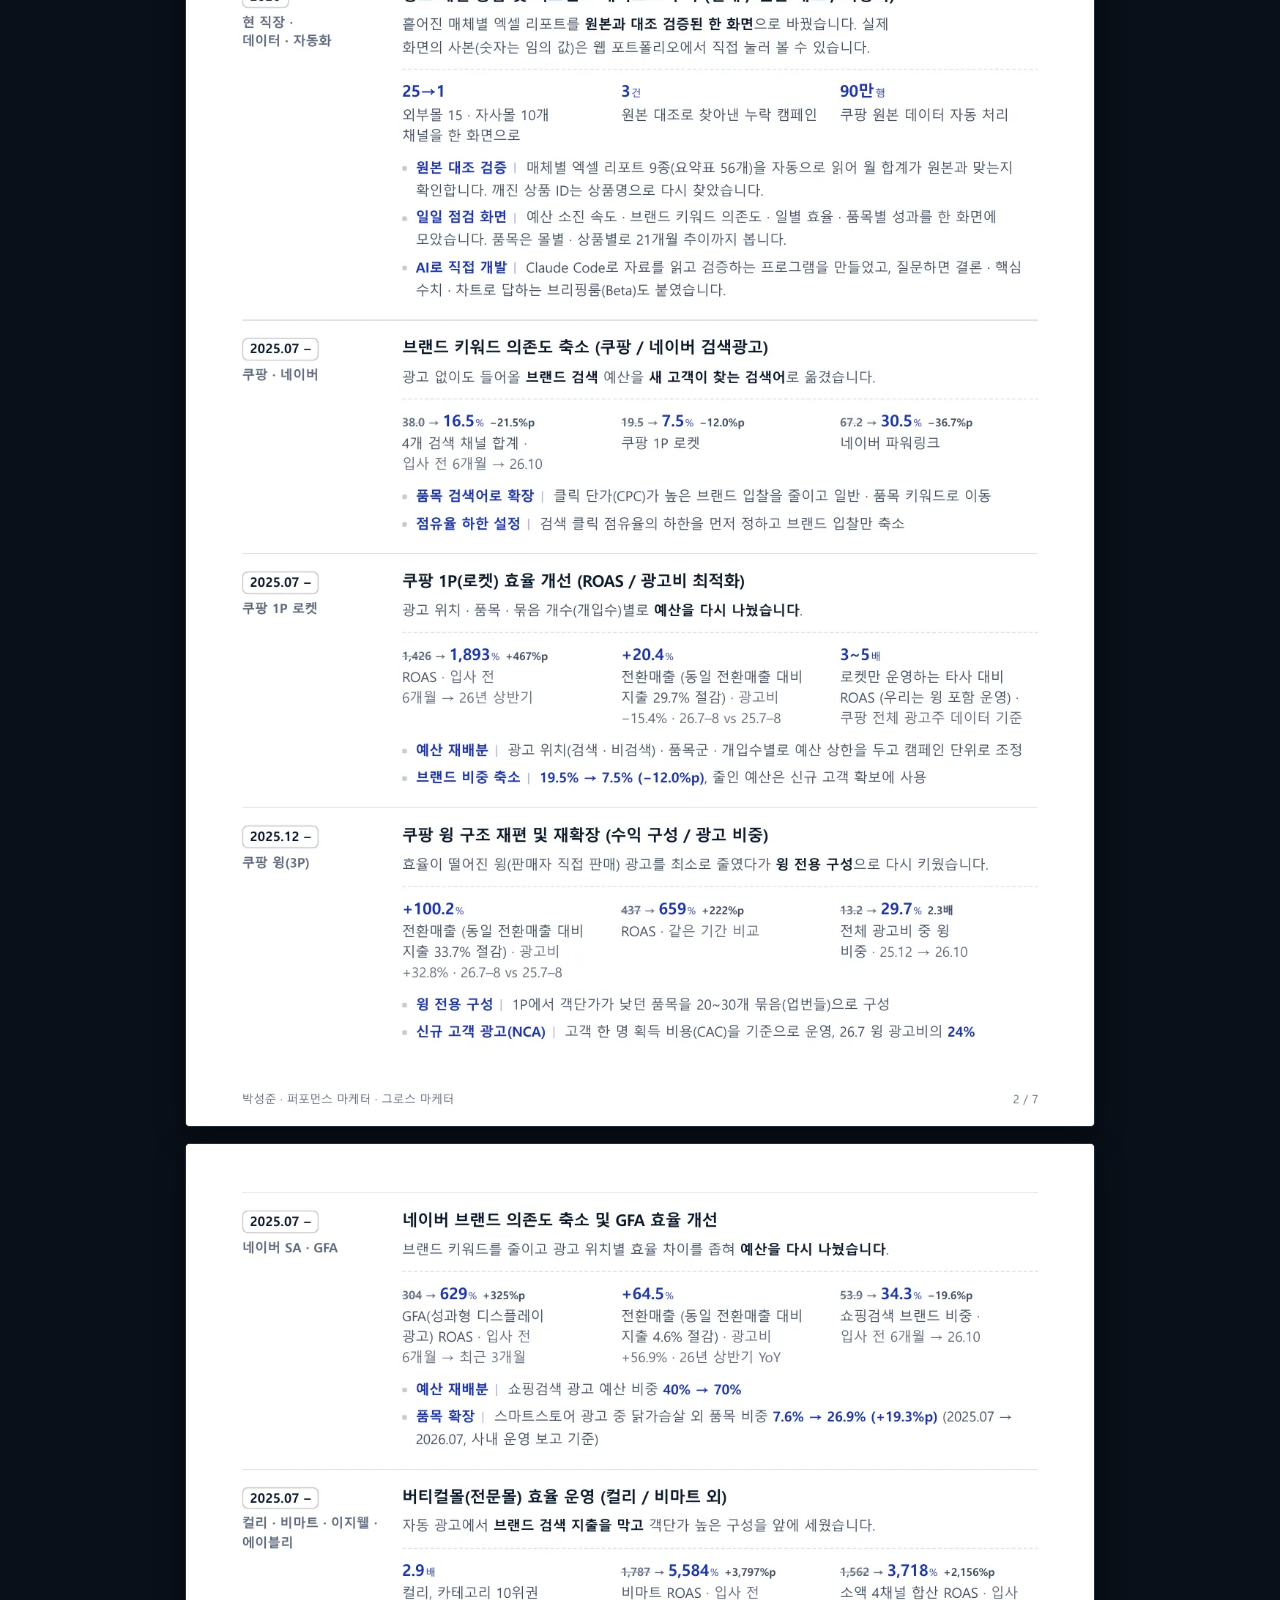
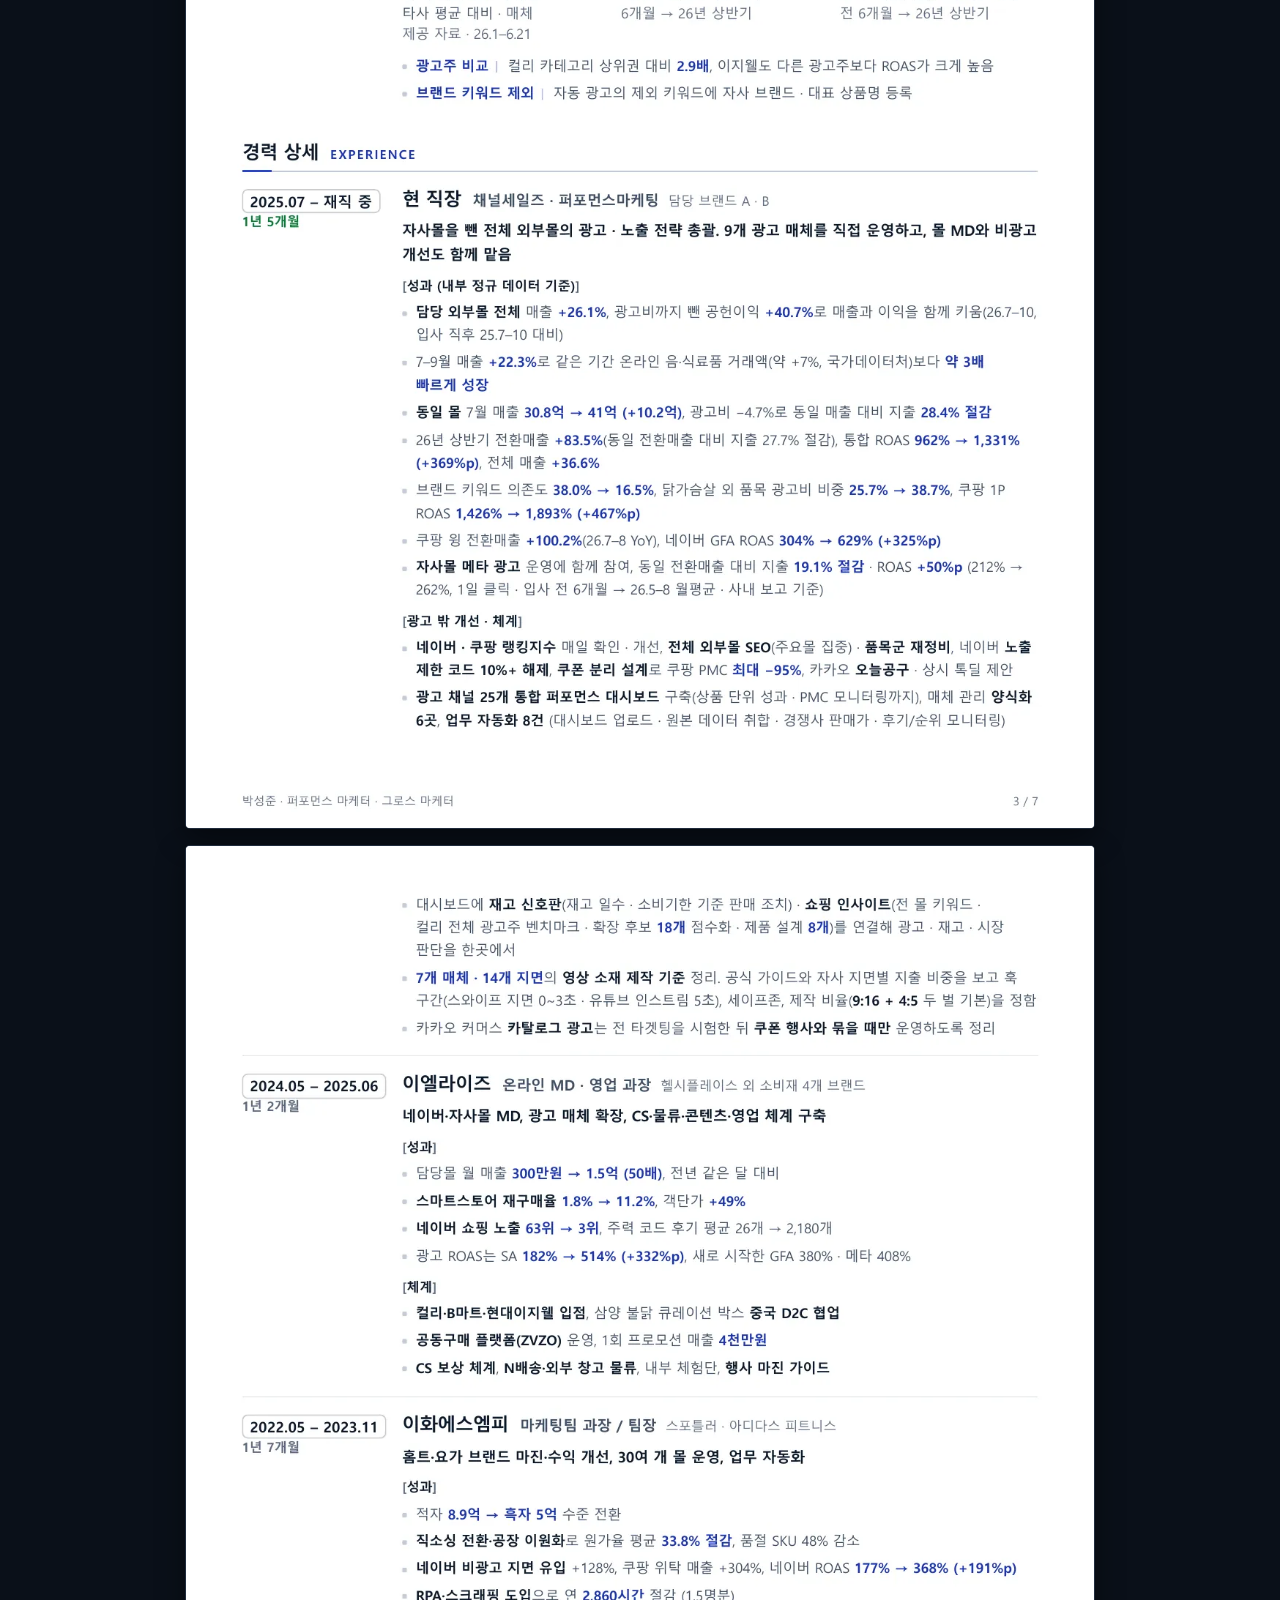
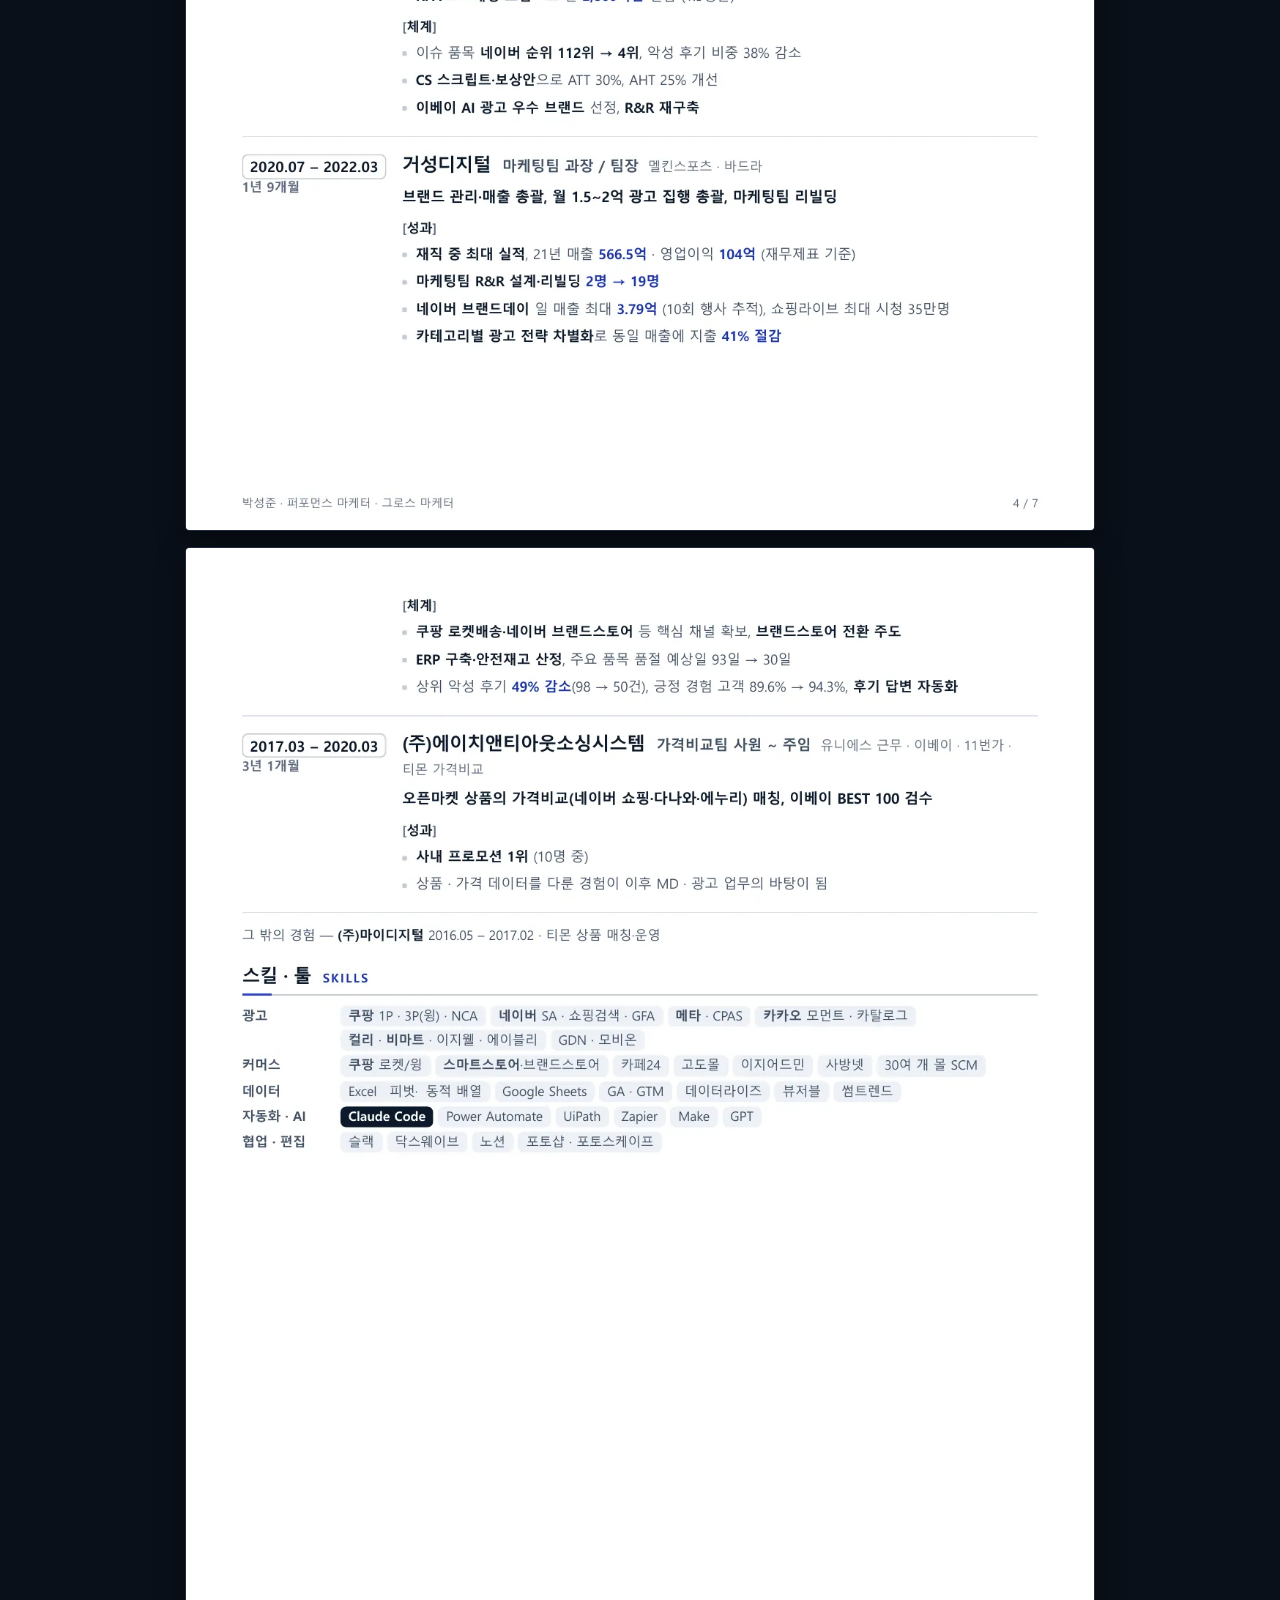
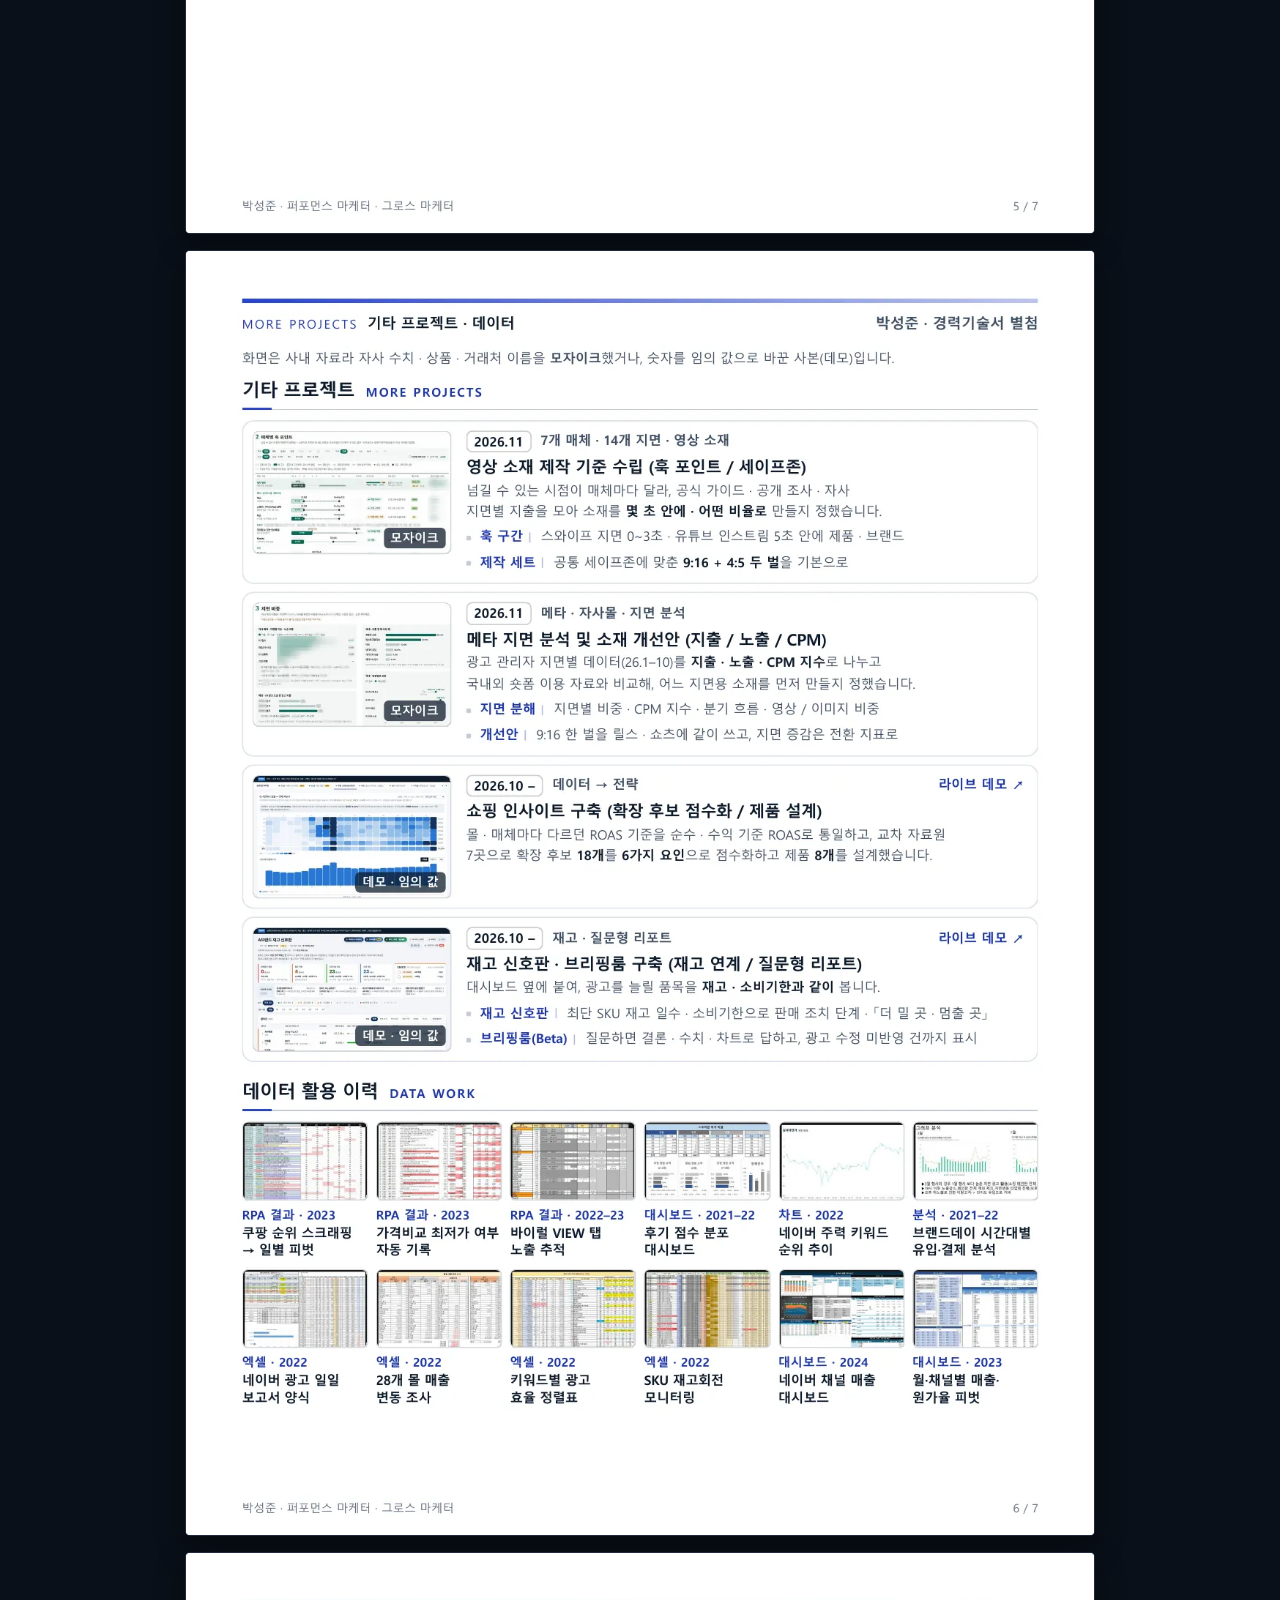
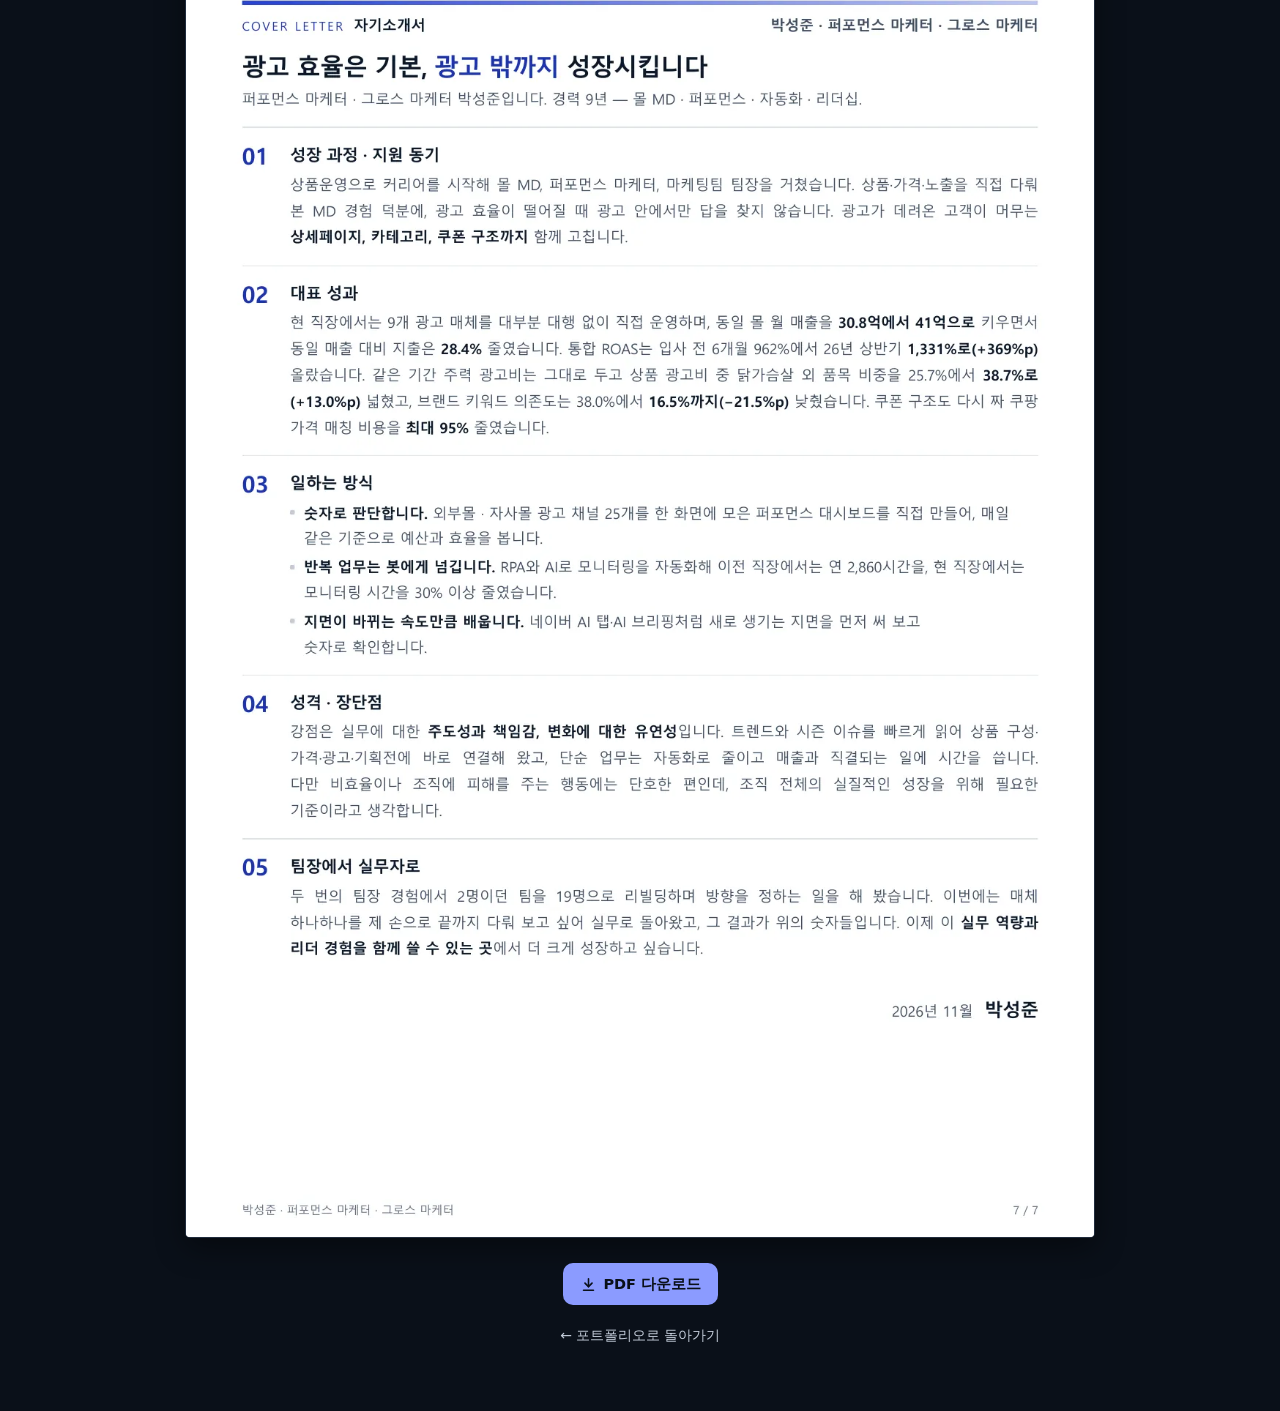
<file: resume-pdf.html>
<!doctype html>
<html lang="ko">
<head>
<meta charset="utf-8">
<meta name="viewport" content="width=device-width, initial-scale=1">
<title>박성준 · 이력서 PDF</title>
<meta name="description" content="박성준 이력서(회사명 가림 · 연락처 제외) — 미리 보고 PDF 로 내려받기">
<meta name="color-scheme" content="light dark">
<meta name="robots" content="noindex, nofollow">
<meta name="theme-color" content="#f3f5f9" media="(prefers-color-scheme: light)">
<meta name="theme-color" content="#0a1019" media="(prefers-color-scheme: dark)">
<link rel="icon" href="data:image/svg+xml,%3Csvg xmlns='http://www.w3.org/2000/svg' viewBox='0 0 32 32'%3E%3Crect width='32' height='32' rx='8' fill='%230c1a2b'/%3E%3Cpath d='M7 22 L13 15 L18 18 L25 9' fill='none' stroke='%238b9bff' stroke-width='3' stroke-linecap='round' stroke-linejoin='round'/%3E%3C/svg%3E">
<!--
  이력서 PDF 보기 페이지(2026-11-22 본인 「이력서 PDF 는 클릭 시 새 페이지에서 보이게 하고 거기서 다운로드」).
  포트폴리오 GNB 아래 줄 · 바닥글의 「이력서 PDF」가 이 페이지를 새 창으로 연다. PDF 를 페이지에 바로 넣지 않고 쪽 그림을 보여 주는 것은
  휴대폰(안드로이드 크롬 · 카카오톡 안 브라우저)이 PDF 를 그리지 못하거나 곧바로 내려받아 버려서 — 어디서나 같게 보이게.
  쪽 그림과 아래 pages 블록은 tools/resume-pages.py 가 files/sjpark_resume.pdf 에서 만든다(손으로 고치지 않는다).
  색 · 글꼴 토큰은 본판 assets/style.css 에서 가져오고(외부 요청 없음) 배치만 여기서 한다.
-->
<link rel="stylesheet" href="assets/style.css">
<style>
  body { margin: 0; background: var(--paper); color: var(--ink); font-family: var(--f-sans); line-height: 1.5; -webkit-text-size-adjust: 100%; }
  .rp-bar { position: sticky; top: 0; z-index: 10; background: color-mix(in srgb, var(--paper) 88%, transparent);
    -webkit-backdrop-filter: saturate(1.4) blur(10px); backdrop-filter: saturate(1.4) blur(10px); border-bottom: 1px solid var(--rule); }
  .rp-in { max-width: 940px; margin: 0 auto; padding: 10px 16px; display: flex; align-items: center; gap: 10px 14px; flex-wrap: wrap; }
  .rp-back { display: inline-flex; align-items: center; min-height: 40px; padding: 0 4px; color: var(--ink-2); font-size: 14px; text-decoration: none; white-space: nowrap; }
  .rp-back:hover { color: var(--accent); }
  .rp-ttl { flex: 1 1 auto; min-width: 0; display: flex; flex-direction: column; }
  .rp-ttl b { font-size: 16px; font-weight: 800; letter-spacing: -0.02em; }
  .rp-ttl span { font-size: 12.5px; color: var(--ink-2); }
  .rp-acts { display: flex; gap: 8px; flex-wrap: wrap; }
  .rp-btn { display: inline-flex; align-items: center; justify-content: center; gap: 7px; min-height: 42px; padding: 0 16px; border-radius: 10px;
    font-size: 14.5px; font-weight: 700; text-decoration: none; white-space: nowrap; border: 1px solid transparent; }
  .rp-btn svg { width: 17px; height: 17px; flex: none; }
  .rp-btn.main { background: var(--accent); color: #fff; }
  .rp-btn.main:hover { filter: brightness(1.08); }
  .rp-btn.sub { background: var(--surface); color: var(--ink); border-color: var(--rule); }
  .rp-btn.sub:hover { border-color: var(--accent); color: var(--accent); }
  .rp-btn:focus-visible, .rp-back:focus-visible { outline: 2px solid var(--accent); outline-offset: 2px; }
  :root[data-theme="dark"] .rp-btn.main { color: #0a1019; }
  @media (prefers-color-scheme: dark) { :root:not([data-theme="light"]) .rp-btn.main { color: #0a1019; } }
  .rp-main { max-width: 940px; margin: 0 auto; padding: 20px 16px 56px; }
  .rp-note { margin: 0 0 16px; font-size: 13px; color: var(--ink-2); }
  .pg { margin: 0 0 18px; background: #fff; border-radius: 4px; overflow: hidden; box-shadow: 0 1px 2px rgba(12, 26, 43, .08), 0 8px 28px rgba(12, 26, 43, .10); }
  .pg img { display: block; width: 100%; height: auto; }
  :root[data-theme="dark"] .pg { box-shadow: 0 0 0 1px var(--rule), 0 10px 30px rgba(0, 0, 0, .45); }
  @media (prefers-color-scheme: dark) { :root:not([data-theme="light"]) .pg { box-shadow: 0 0 0 1px var(--rule), 0 10px 30px rgba(0, 0, 0, .45); } }
  .rp-end { display: flex; flex-direction: column; align-items: center; gap: 10px; margin-top: 26px; text-align: center; font-size: 13px; color: var(--ink-2); }
  /* 휴대폰 — 제목 줄 아래에 단추 두 개를 같은 폭으로 */
  @media (max-width: 600px) {
    .rp-in { padding: 6px 16px 10px; gap: 4px 12px; }
    .rp-back { order: 1; min-height: 40px; font-size: 13px; }
    .rp-ttl { order: 0; flex: 1 1 0; }
    .rp-ttl b { font-size: 15px; }
    .rp-ttl span { display: none; }   /* 부제(가림 · 연락처 제외)는 아래 안내 문장에도 있다 — 휴대폰은 막대를 낮게(150 → 약 100px) */
    .rp-acts { order: 2; flex-basis: 100%; }
    .rp-acts .rp-btn { flex: 1 1 0; min-width: 0; padding: 0 10px; font-size: 14px; }
    .rp-main { padding: 14px 10px 44px; }
    .pg { margin-bottom: 12px; }
  }
  @media print {
    .rp-bar, .rp-note, .rp-end { display: none !important; }
    body { background: #fff; }
    .rp-main { max-width: none; padding: 0; }
    .pg { box-shadow: none; border-radius: 0; margin: 0; break-after: page; }
  }
</style>
<script>
  /* 테마: 본판과 같은 저장값(psj-theme)을 먼저 찍어 깜빡임을 막는다 */
  /* (2026-11-28 본인 「다크 모드를 기본 화면으로 · 밝기 직접 조정」) 저장된 선택이 없으면 다크로 시작. psj-theme = dark · light · system(자동),
     psj-dim = 0 · 2 · 3(다크 바탕 밝기 — 1 기본은 저장 안 함, app.js wireChrome 테마 창). 브라우저 위 막대 색(theme-color)도 맞춘다 */
  (function () { var h = document.documentElement, t = null, d = null;
    try { t = localStorage.getItem('psj-theme'); d = localStorage.getItem('psj-dim'); } catch (e) {}
    if (t !== 'light' && t !== 'system') t = 'dark';
    if (t !== 'system') h.setAttribute('data-theme', t);
    if (d === '0' || d === '2' || d === '3') h.setAttribute('data-dim', d); else d = '1';
    var pc = ['#05080d', '#0a1019', '#131b27', '#1b2431'][+d], ms = document.querySelectorAll('meta[name="theme-color"]');
    for (var i = 0; i < ms.length; i++) { var dk = /dark/.test(ms[i].media); ms[i].content = t === 'light' ? '#f3f5f9' : (t === 'dark' || dk) ? pc : ms[i].content; }
  })();
  /* (2026-11-23) 공유판(?share) — 본판 index.html 머리와 같은 판정. 이 페이지에는 연락처가 없고(이력서 PDF 도 연락처 제외판), 포트폴리오로 돌아가는 링크에만 ?share 를 붙인다. CLAUDE.md 5-6 */
  (function () { var m = /[?&]share(?:=([^&#]*))?(?:&|#|$)/.exec(location.search), on = !!m && m[1] !== '0';
    try { if (m) { if (on) sessionStorage.setItem('psj-share', '1'); else sessionStorage.removeItem('psj-share'); } on = on || (!m && sessionStorage.getItem('psj-share') === '1'); } catch (e) {}
    if (!on) return; document.documentElement.classList.add('share-view');
    document.addEventListener('DOMContentLoaded', function () { [].forEach.call(document.querySelectorAll('a[href="./"]'), function (a) { a.setAttribute('href', './?share'); }); }); })();
</script>
</head>
<body>

<header class="rp-bar">
  <div class="rp-in">
    <a class="rp-back" href="./" title="웹 포트폴리오로">← 포트폴리오</a>
    <div class="rp-ttl"><b role="heading" aria-level="1">박성준 · 이력서</b><span>이력서 · 경력기술서 · 기타 프로젝트 · 자기소개서</span></div>
    <div class="rp-acts">
      <a class="rp-btn sub" href="files/sjpark_resume.pdf" target="_blank" rel="noopener nofollow" title="브라우저의 PDF 보기로 엽니다">PDF로 열기</a>
      <a class="rp-btn main" href="files/sjpark_resume.pdf" download="박성준_이력서.pdf" rel="nofollow" title="박성준_이력서.pdf 로 저장">
        <svg viewBox="0 0 24 24" fill="none" stroke="currentColor" stroke-width="2.2" stroke-linecap="round" stroke-linejoin="round" aria-hidden="true"><path d="M12 4v11"/><path d="M7 10l5 5 5-5"/><path d="M5 20h14"/></svg>PDF 다운로드</a>
    </div>
  </div>
</header>

<main class="rp-main">
  <p class="rp-note">아래는 PDF 미리보기입니다(현 직장 · 브랜드 이름 가림 · 연락처 제외). 크게 보거나 글자를 복사하려면 「PDF로 열기」, 저장은 「PDF 다운로드」를 누르세요.</p>
  <div class="rp-pages">
    <!-- pages:start -->
    <figure class="pg"><img src="files/resume-p1.webp" width="1240" height="1754" alt="이력서 1 / 7쪽" decoding="async"></figure>
    <figure class="pg"><img src="files/resume-p2.webp" width="1240" height="1754" alt="이력서 2 / 7쪽" decoding="async" loading="lazy"></figure>
    <figure class="pg"><img src="files/resume-p3.webp" width="1240" height="1754" alt="이력서 3 / 7쪽" decoding="async" loading="lazy"></figure>
    <figure class="pg"><img src="files/resume-p4.webp" width="1240" height="1754" alt="이력서 4 / 7쪽" decoding="async" loading="lazy"></figure>
    <figure class="pg"><img src="files/resume-p5.webp" width="1240" height="1754" alt="이력서 5 / 7쪽" decoding="async" loading="lazy"></figure>
    <figure class="pg"><img src="files/resume-p6.webp" width="1240" height="1754" alt="이력서 6 / 7쪽" decoding="async" loading="lazy"></figure>
    <figure class="pg"><img src="files/resume-p7.webp" width="1240" height="1754" alt="이력서 7 / 7쪽" decoding="async" loading="lazy"></figure>
    <!-- pages:end -->
  </div>
  <div class="rp-end">
    <a class="rp-btn main" href="files/sjpark_resume.pdf" download="박성준_이력서.pdf" rel="nofollow">
      <svg viewBox="0 0 24 24" fill="none" stroke="currentColor" stroke-width="2.2" stroke-linecap="round" stroke-linejoin="round" aria-hidden="true"><path d="M12 4v11"/><path d="M7 10l5 5 5-5"/><path d="M5 20h14"/></svg>PDF 다운로드</a>
    <a class="rp-back" href="./">← 포트폴리오로 돌아가기</a>
  </div>
</main>
<script src="assets/track.js"></script>
</body>
</html>
</file>
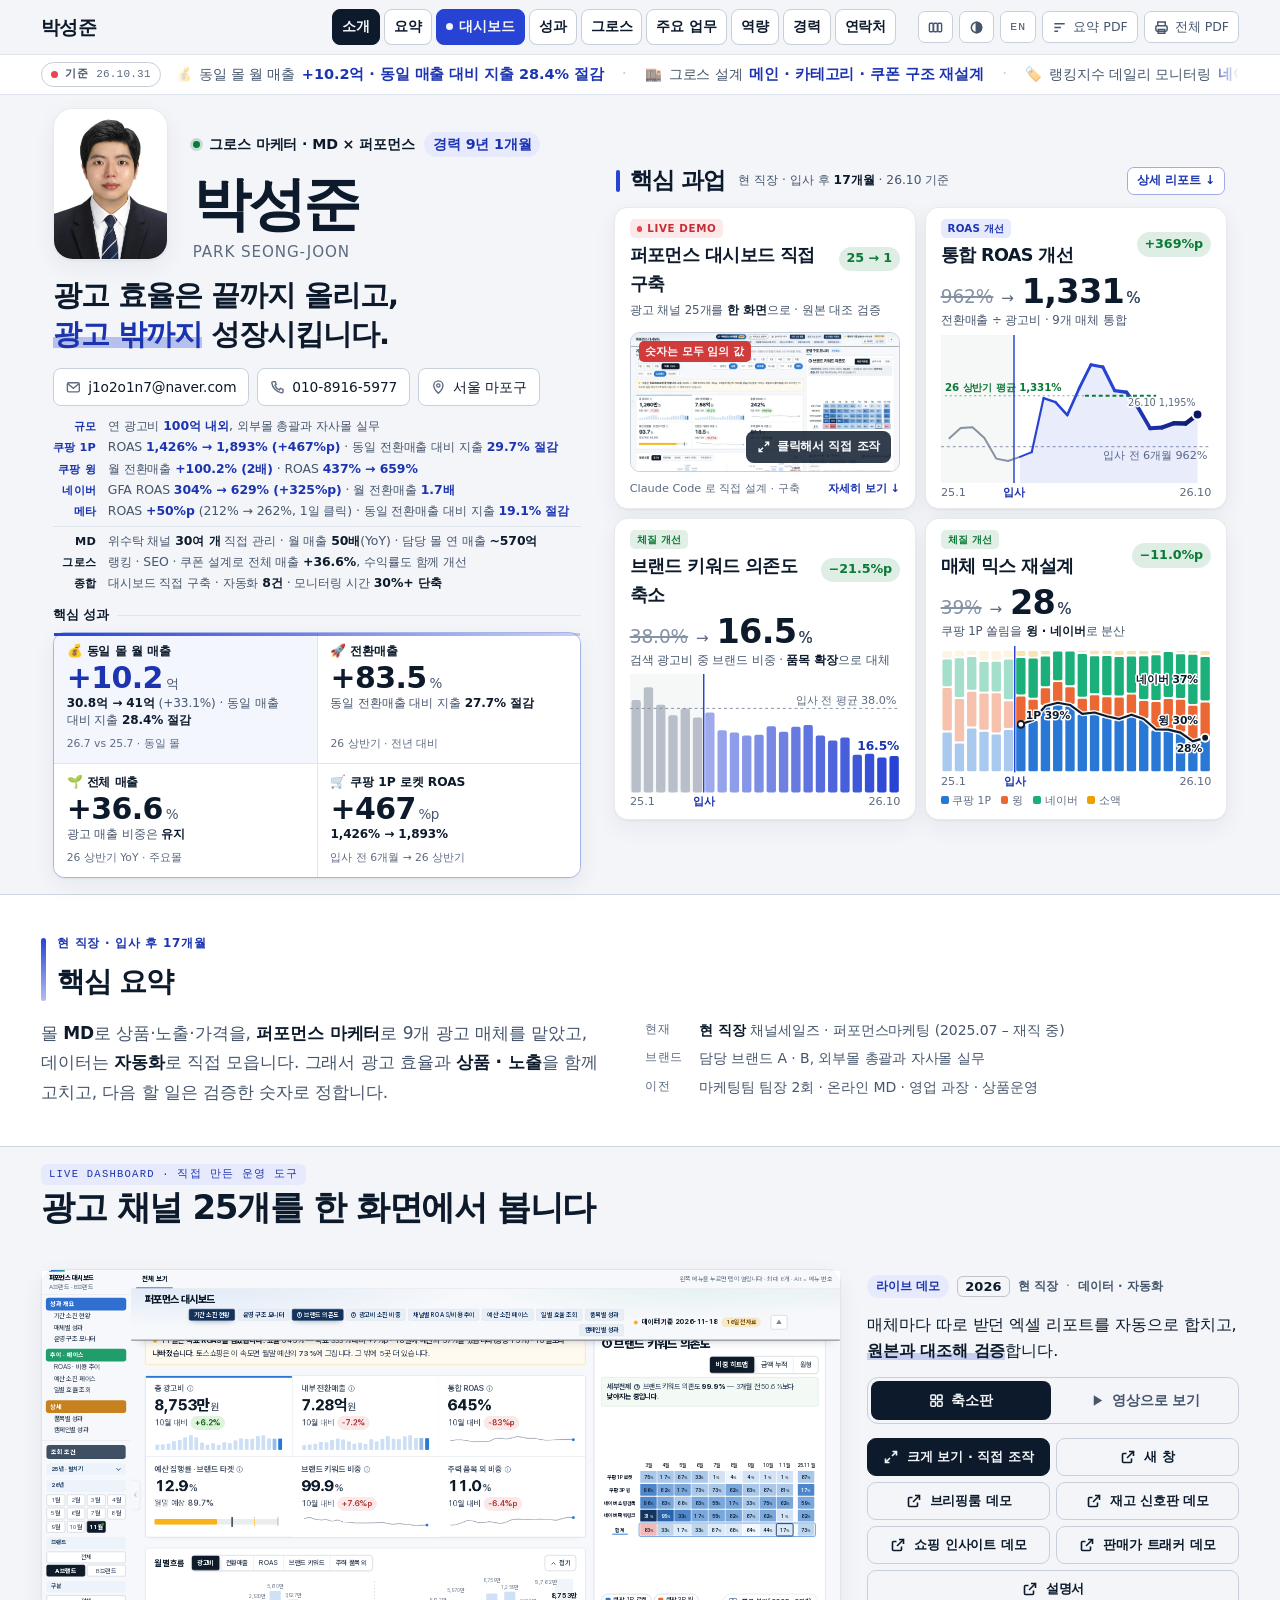
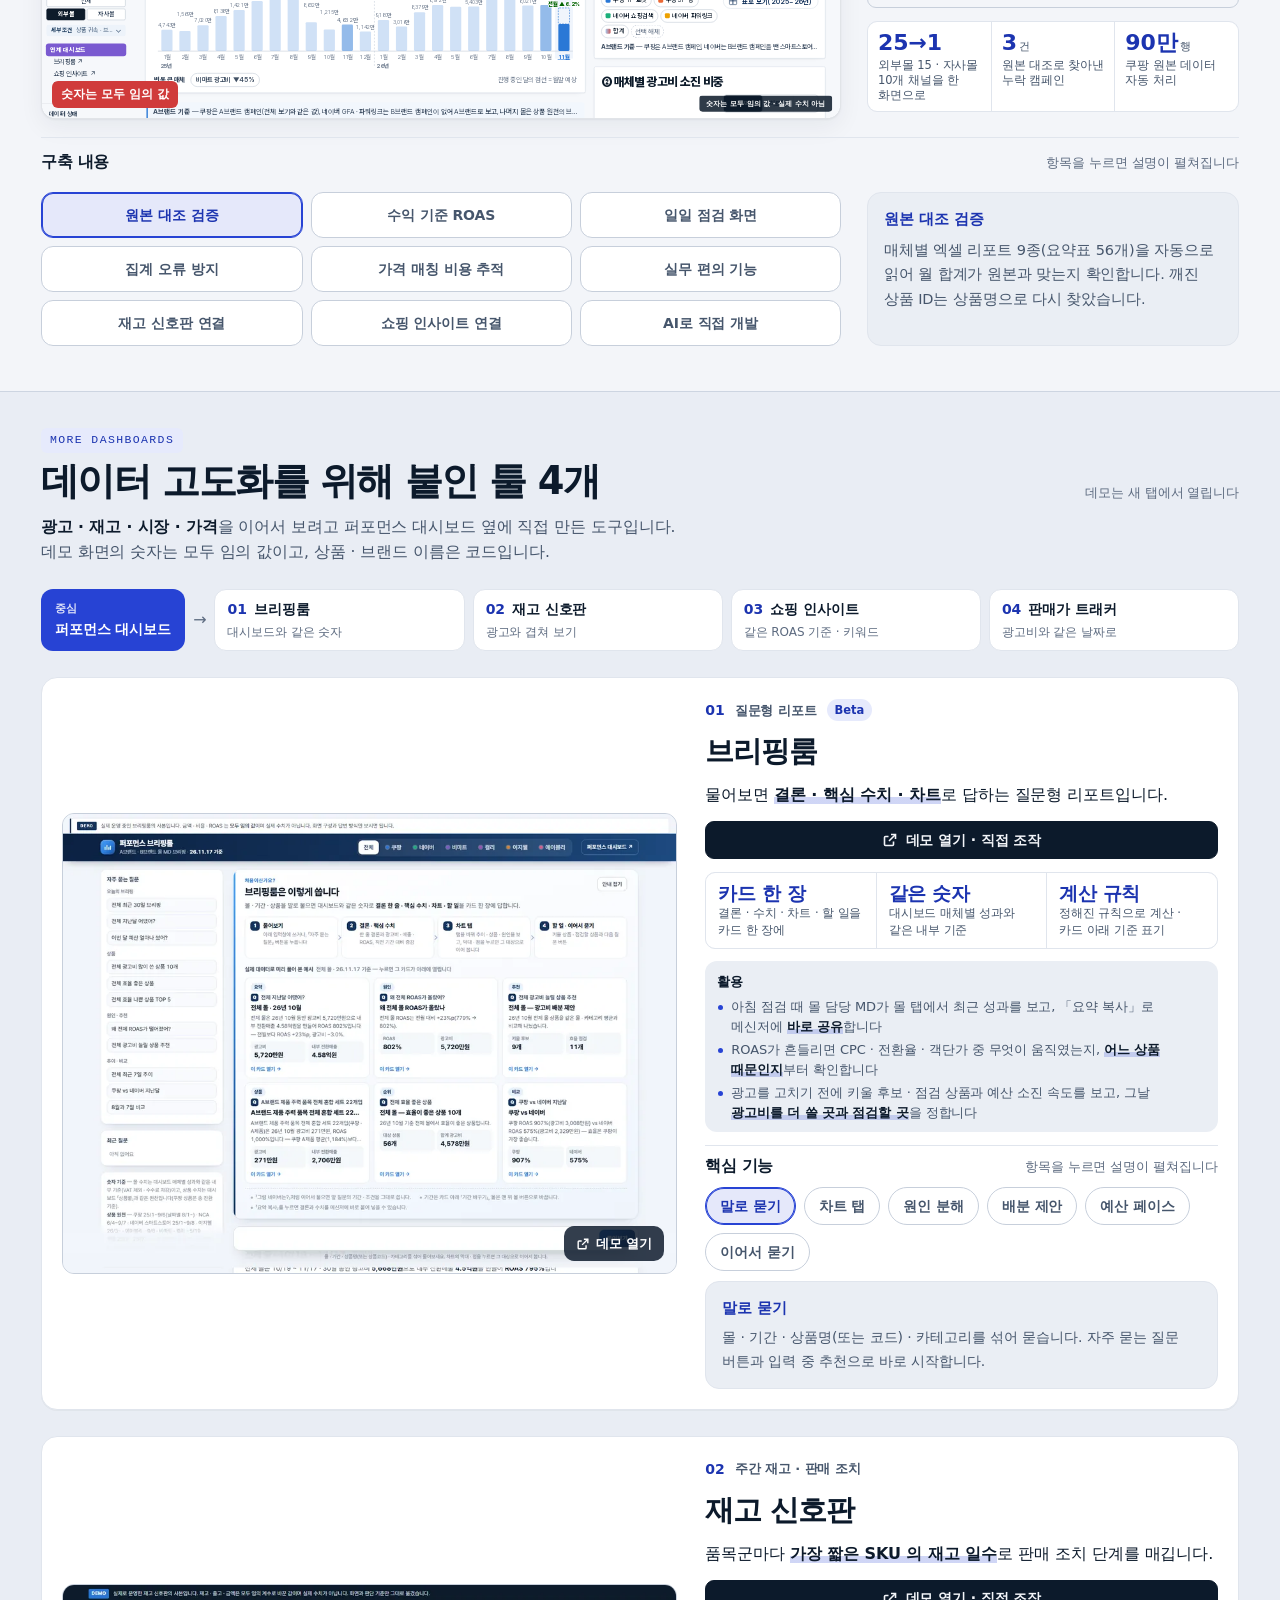
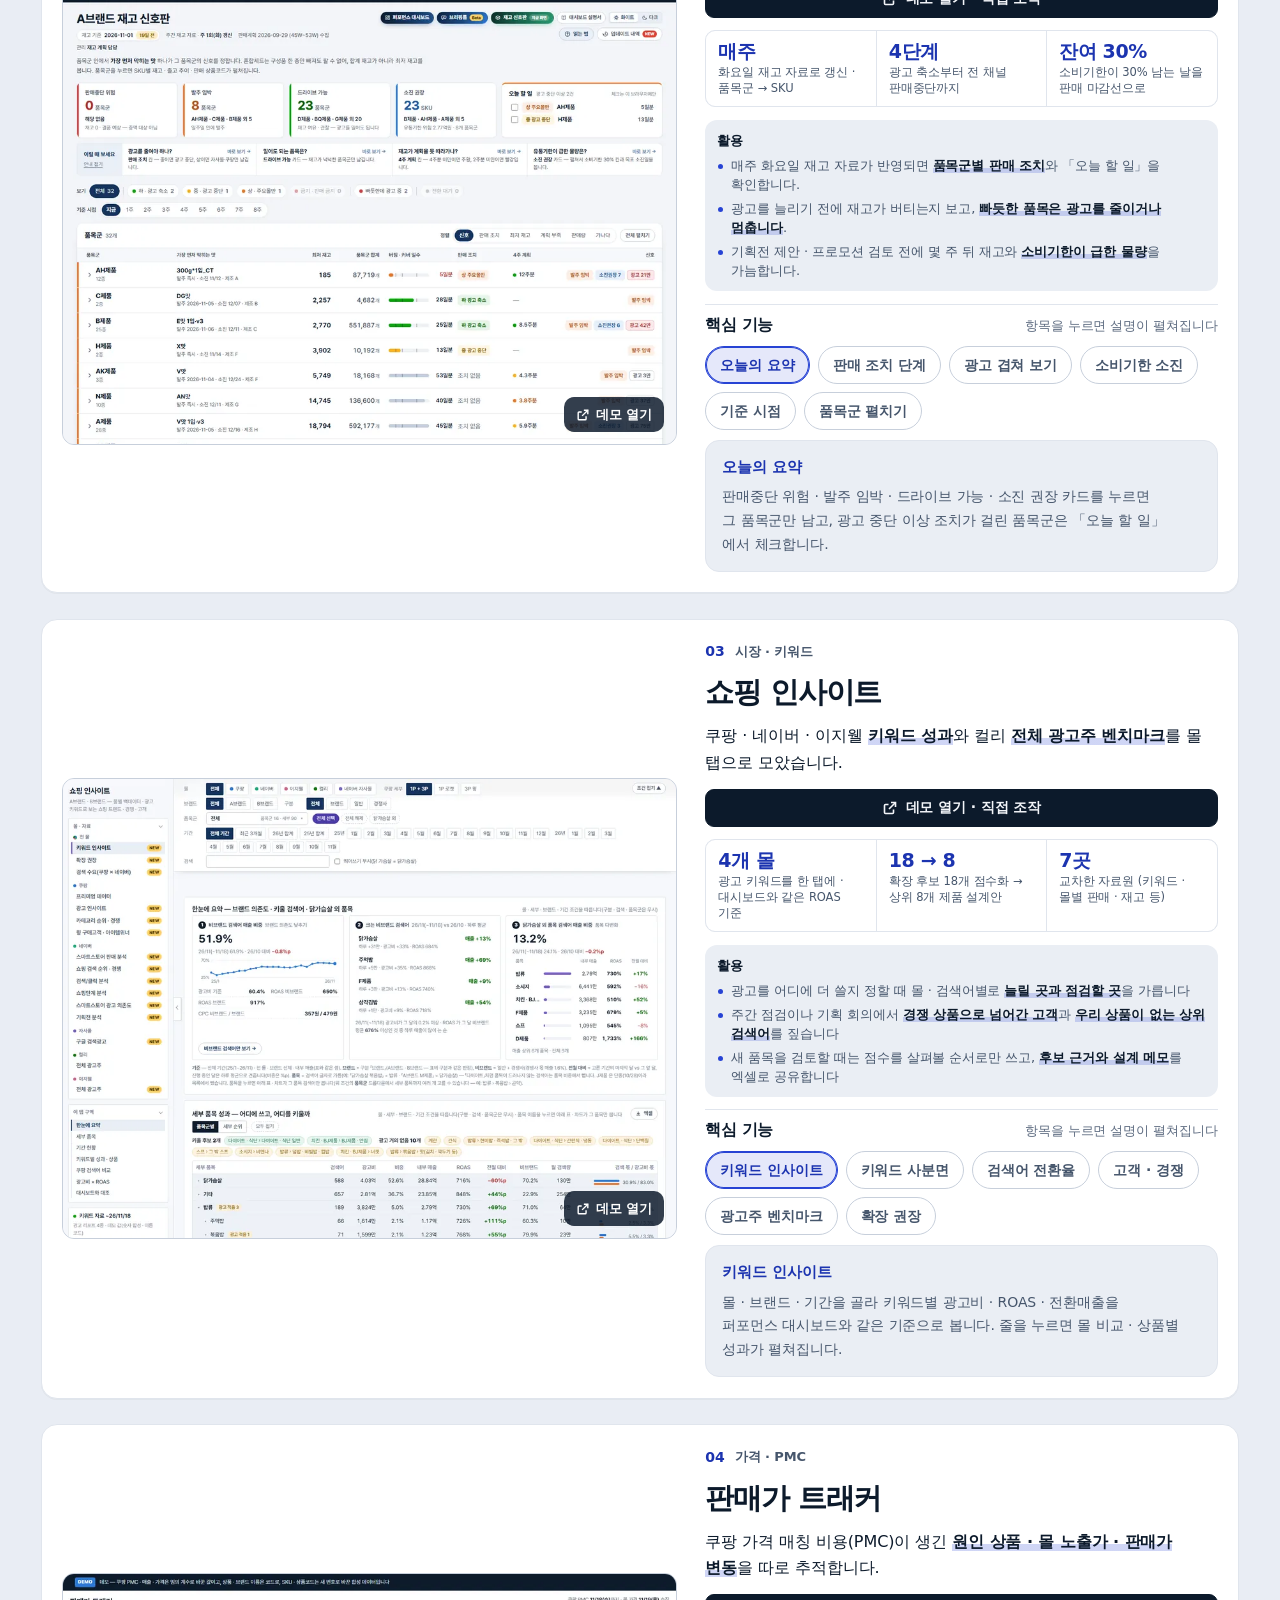
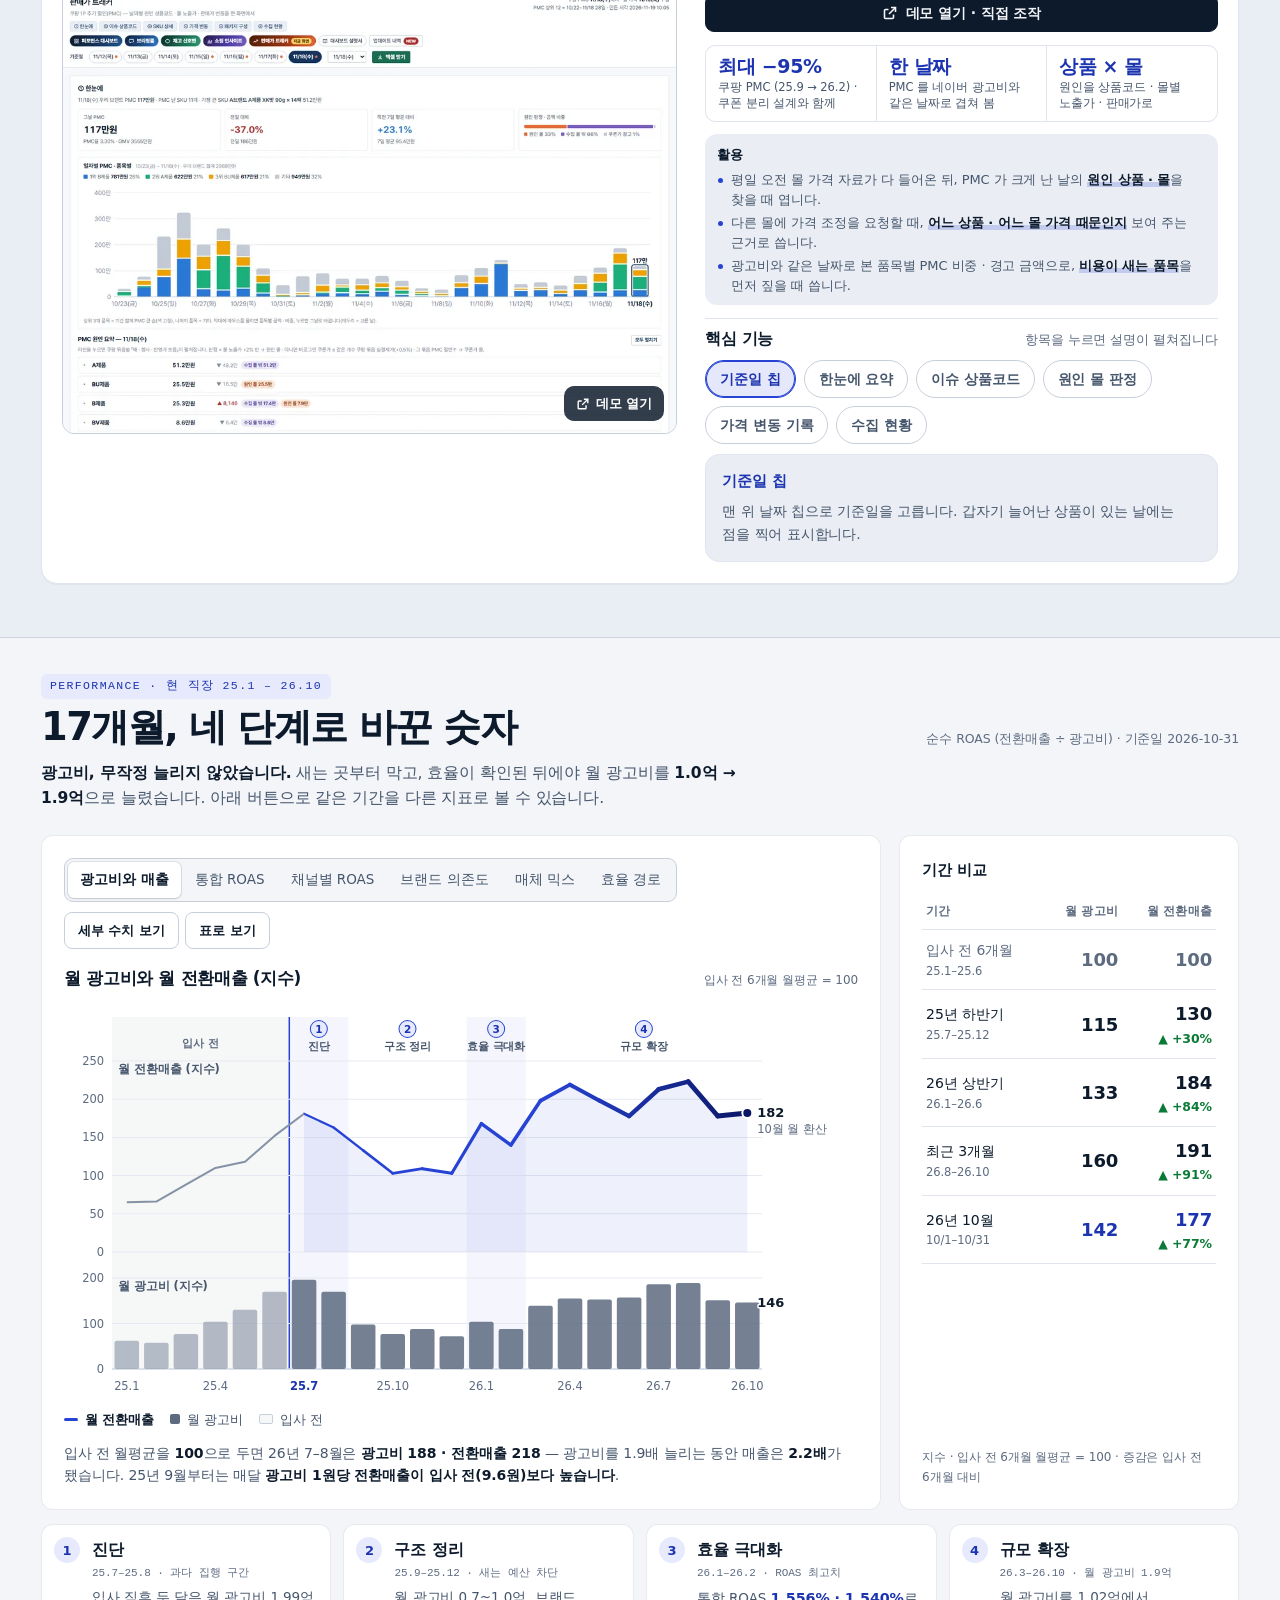
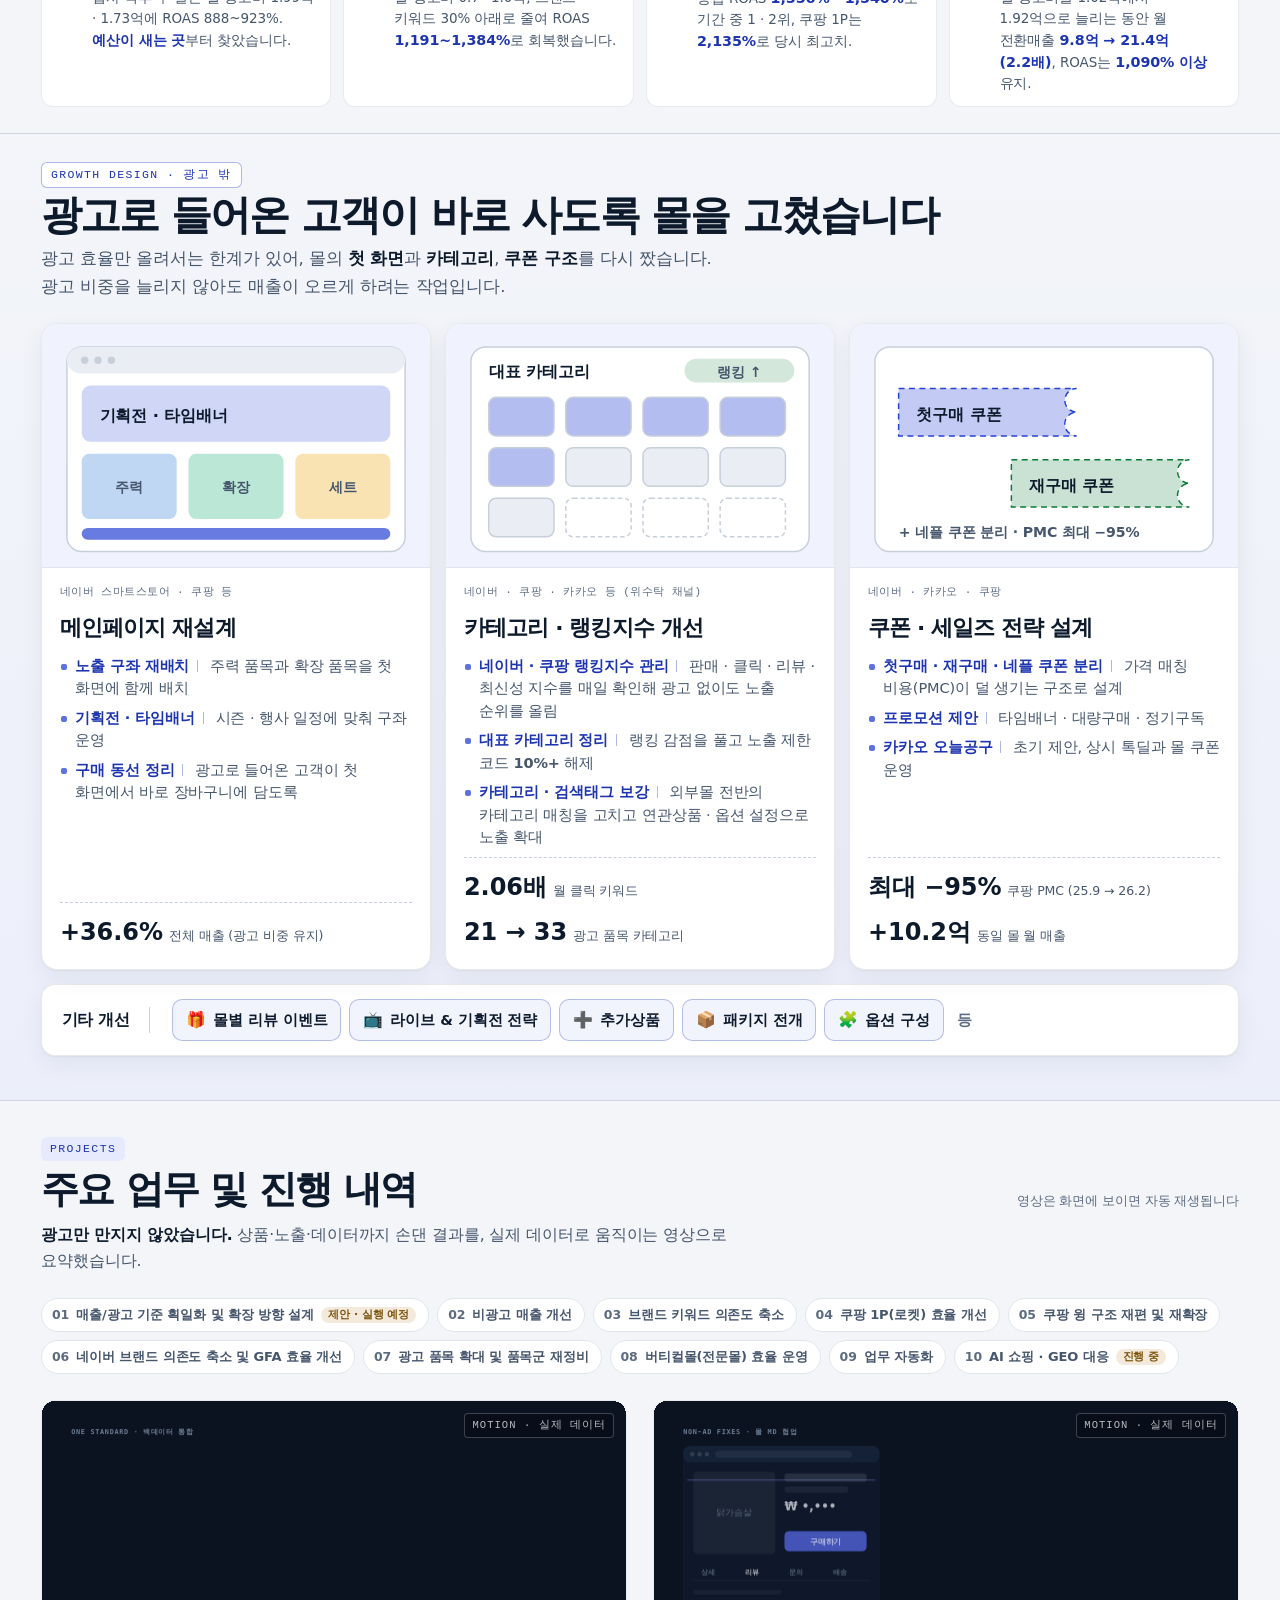
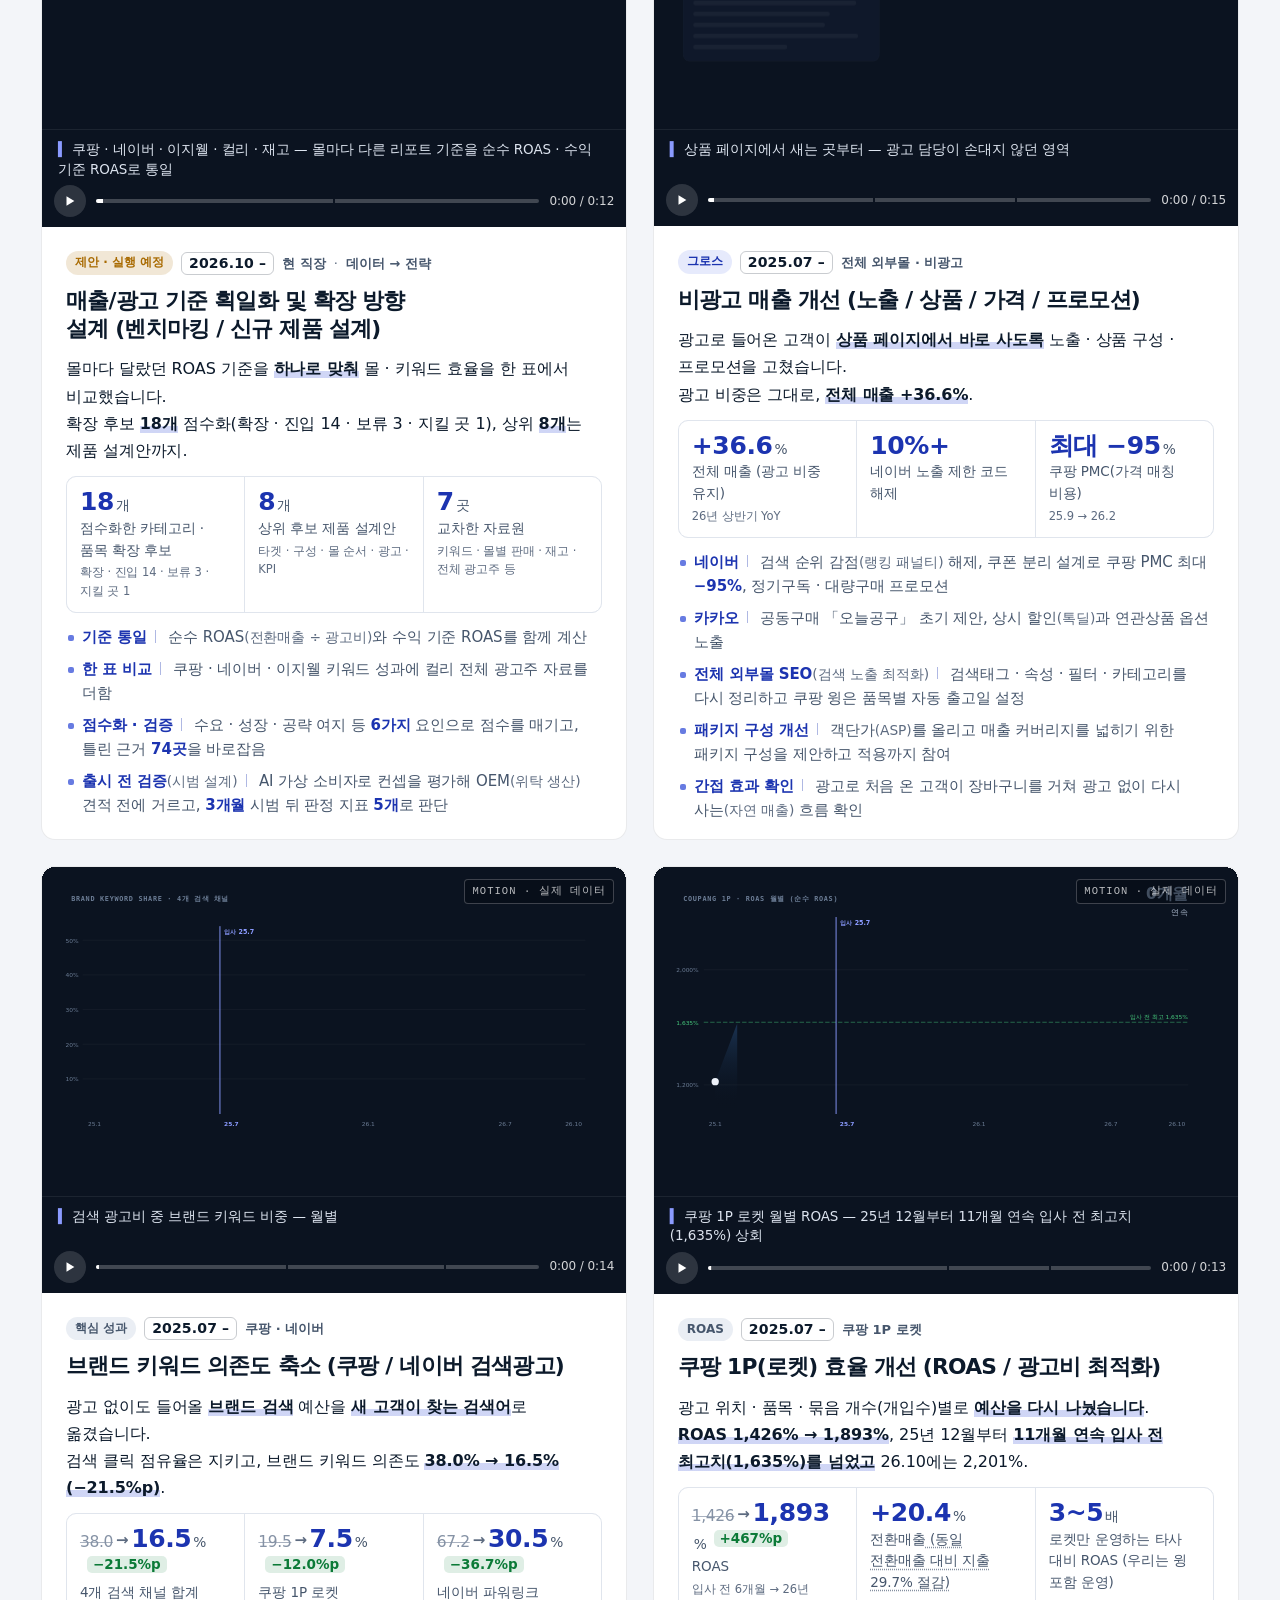
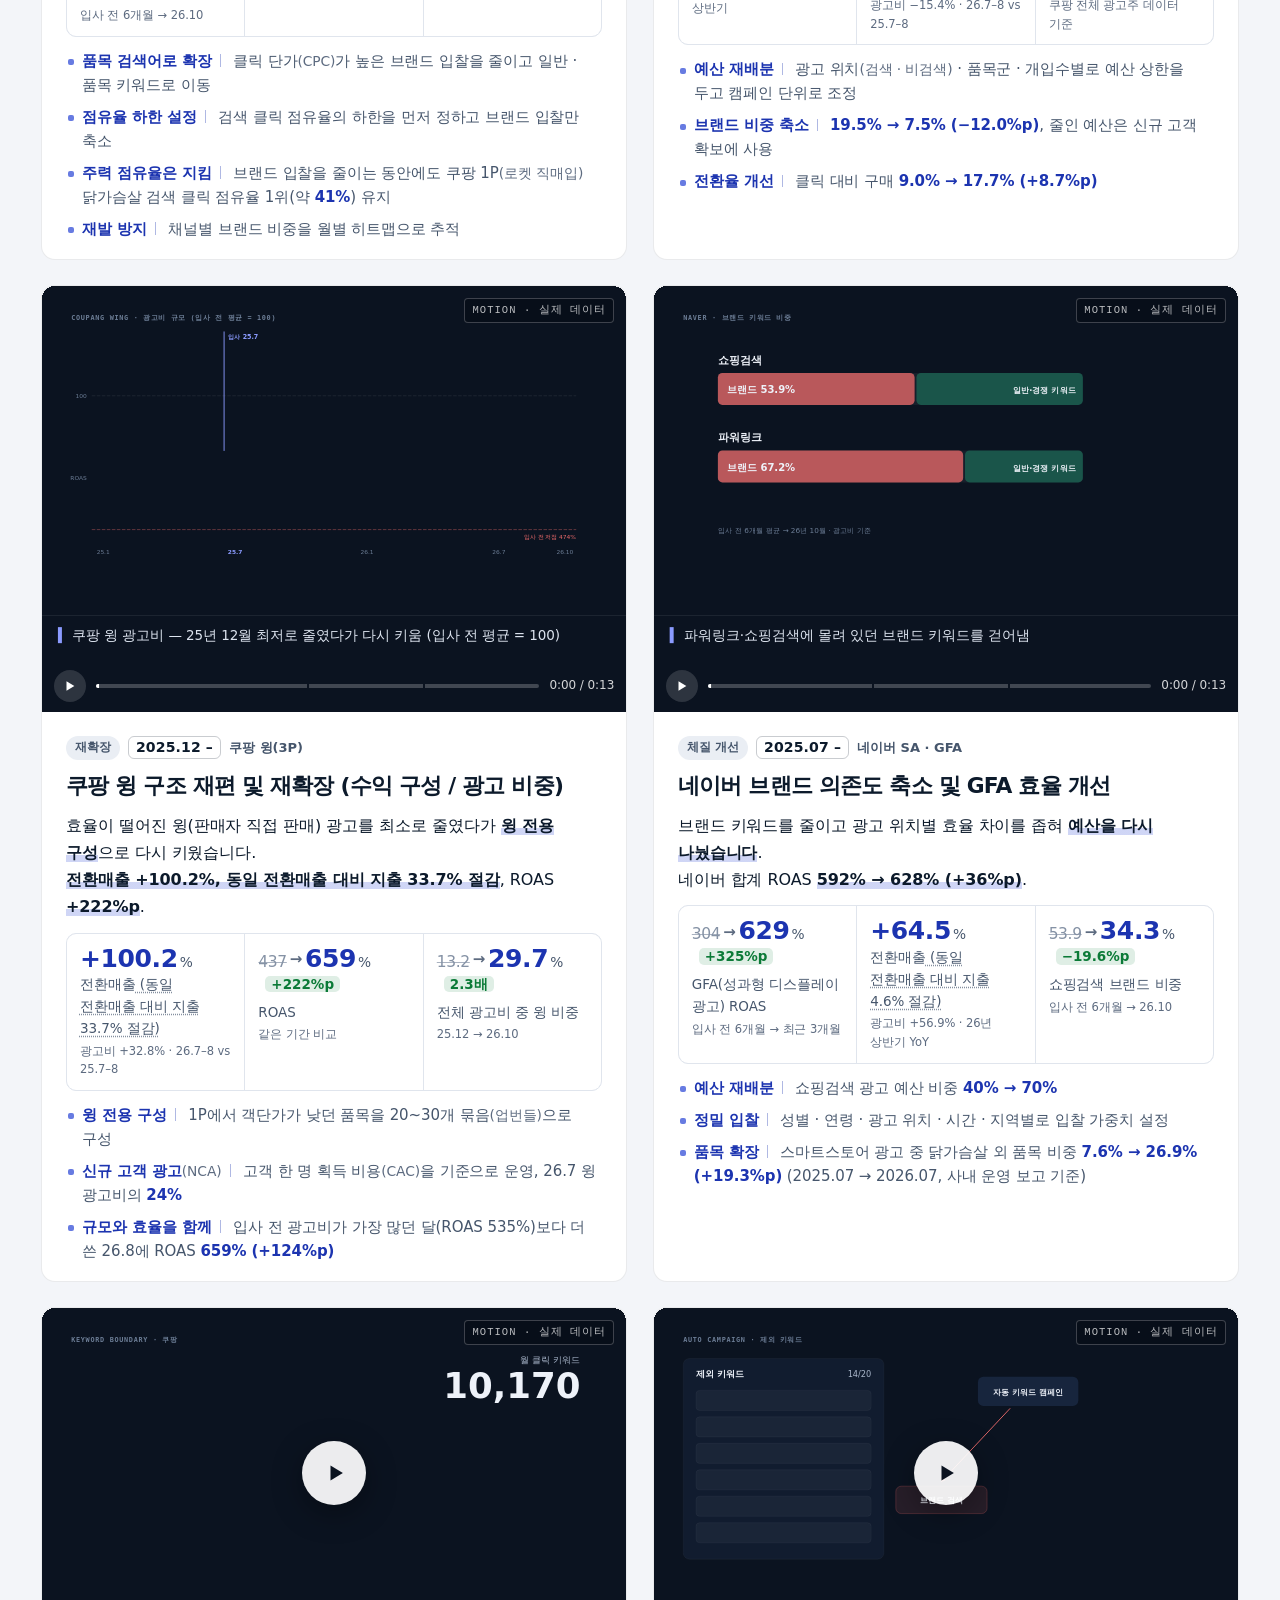
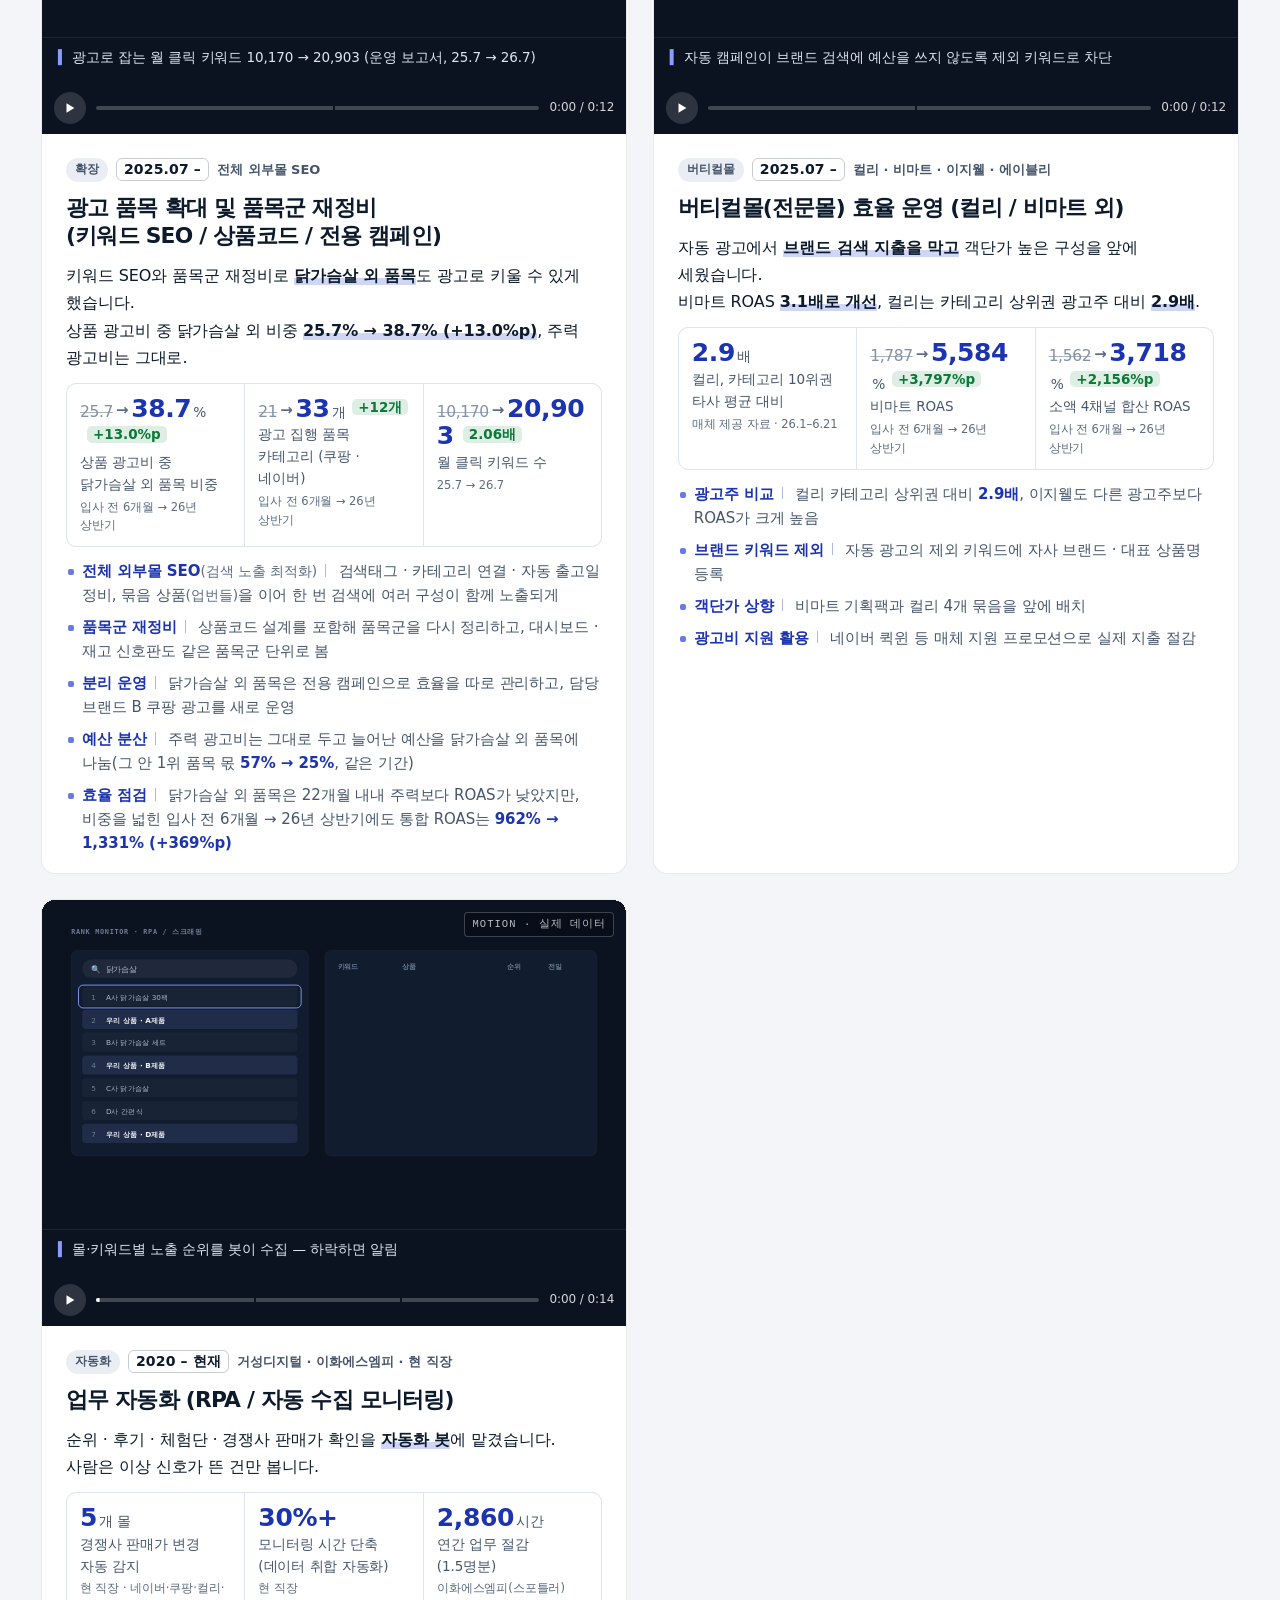
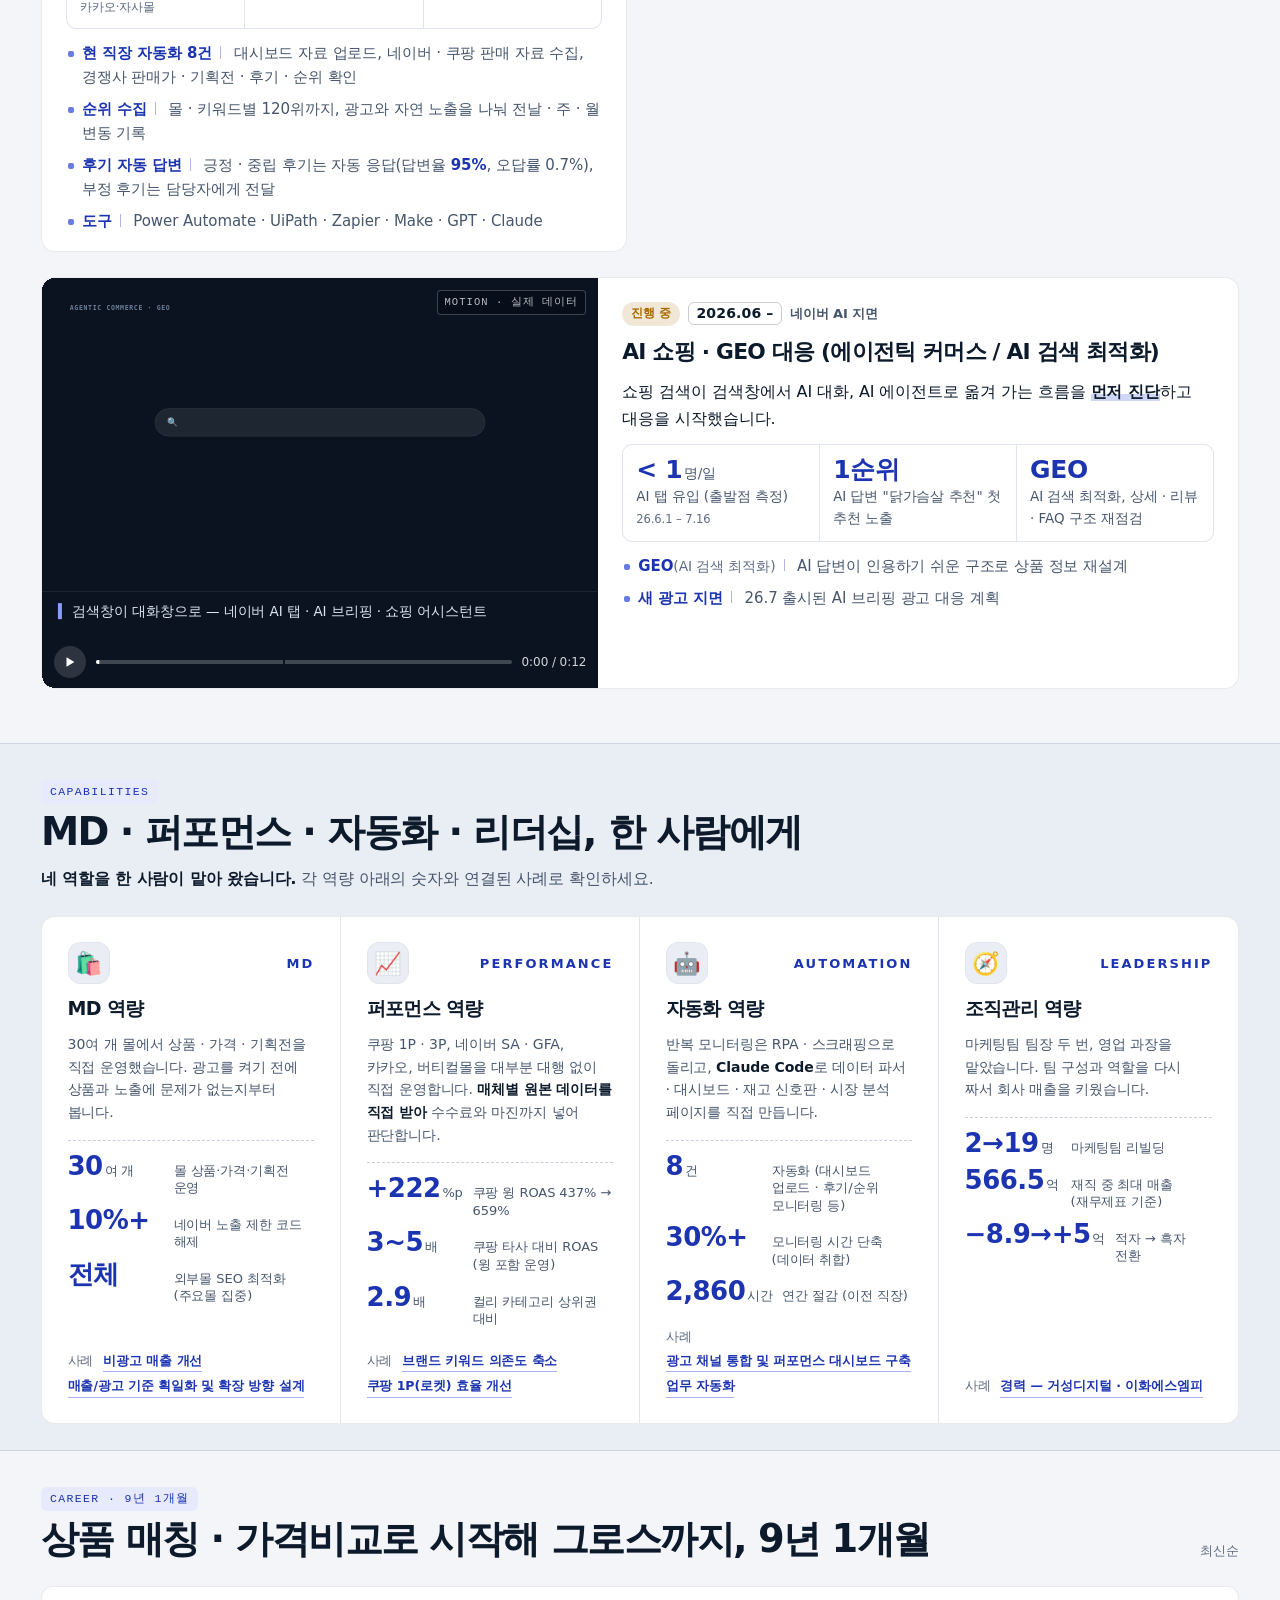
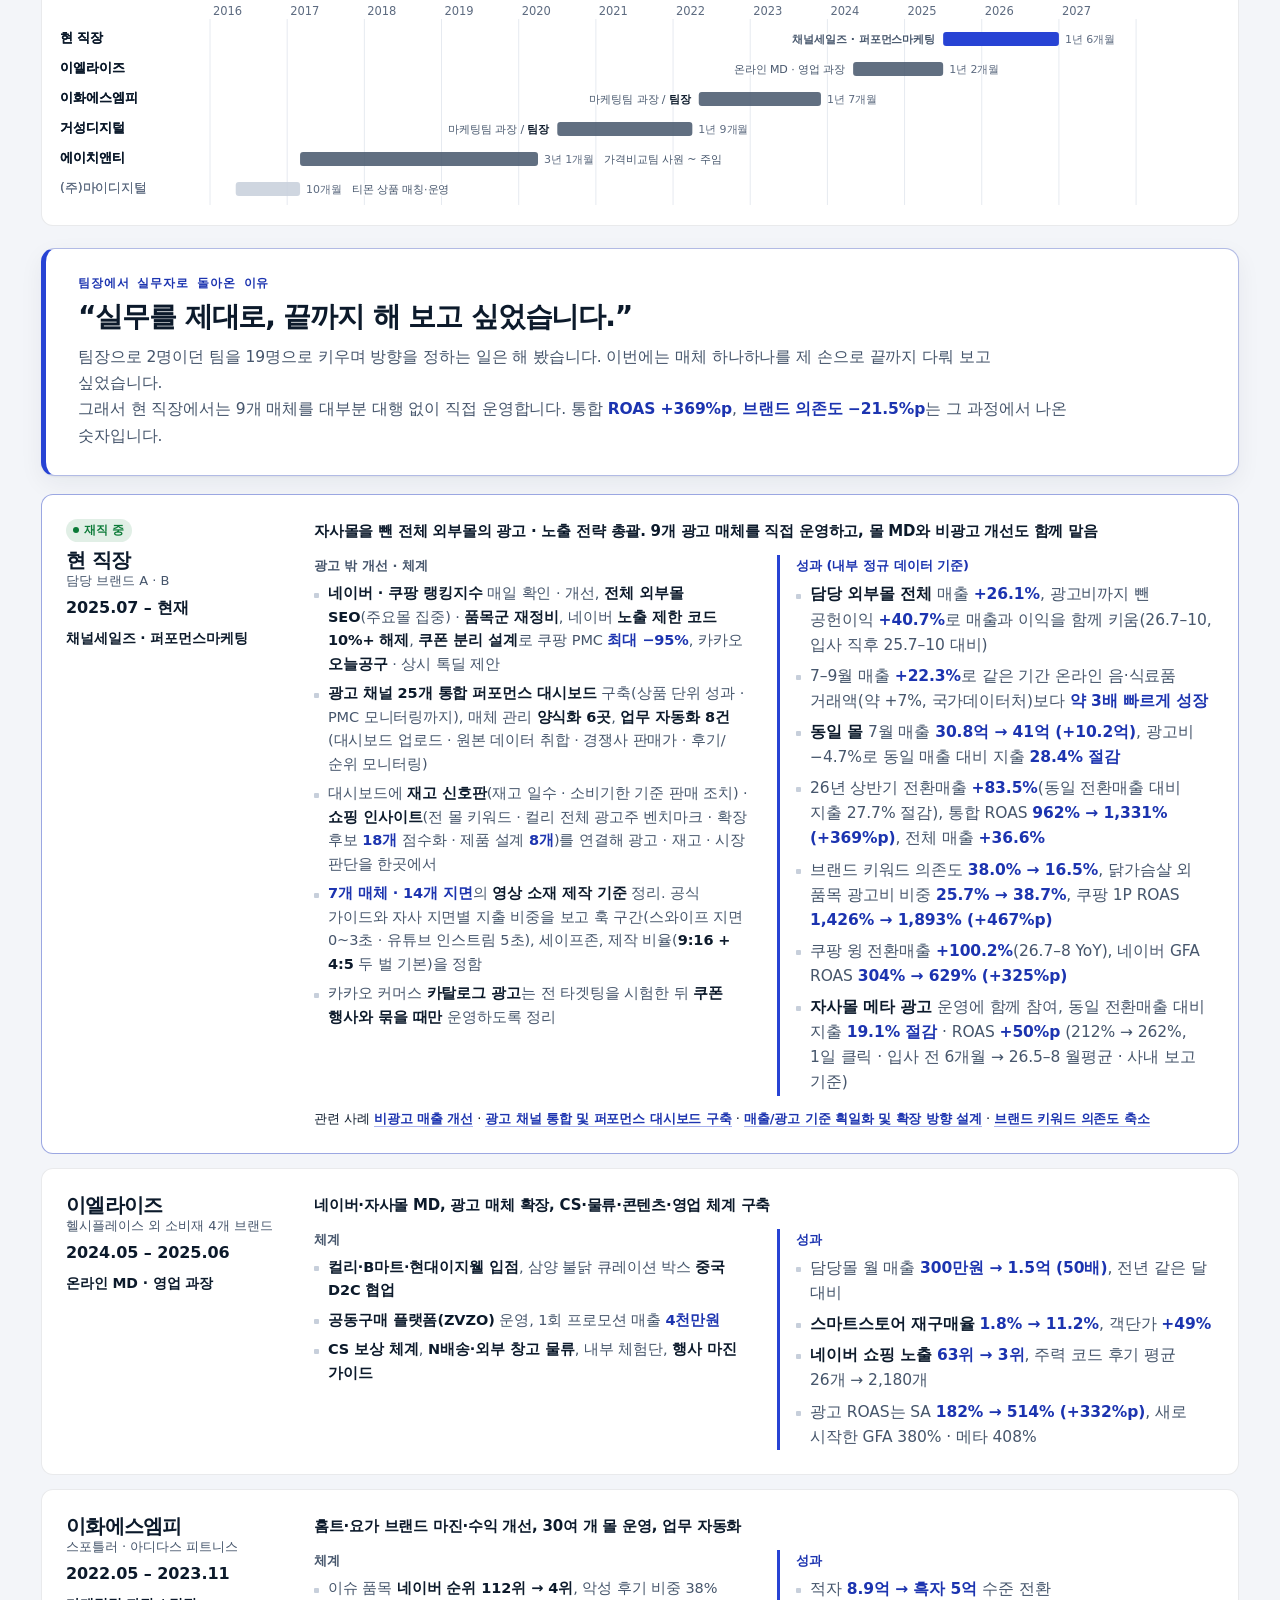
<file: toggle.html>
<!doctype html>
<html lang="ko">
<!-- 보기 전환 시안(안 B · 2026-11-16) — topics.html 을 복사해 html.tabmode 를 빼고(스크롤로 시작) 상단 「장으로 보기 / 스크롤로 보기」 단추(#modeBtn · assets/mode-toggle.js)로 한 페이지 안에서 바꾼다. 본판 메뉴에서 잇지 않음(CLAUDE.md 5-5) -->
<head>
<meta charset="utf-8">
<meta name="viewport" content="width=device-width, initial-scale=1">
<title>박성준 · Growth Report 2026 — 보기 전환 시안</title>
<meta name="description" content="그로스 마케터 박성준 — MD × 퍼포먼스 · 9개 광고 매체 운영 · 자동화">
<!-- 링크 공유 카드 — 카카오톡 · 슬랙 · 메일에서 제목·설명·썸네일이 뜨게 한다 (이미지는 로컬 파일) -->
<meta property="og:type" content="profile">
<meta property="og:site_name" content="박성준 · Growth Report 2026">
<meta property="og:title" content="박성준 · 그로스 마케터 — Growth Report 2026">
<meta property="og:description" content="동일 몰 7월 매출 +33.1% · 동일 매출 대비 지출 28.4% 절감 · 9개 매체 통합 ROAS 962% → 1,331% (+369%p) · 퍼포먼스 대시보드 직접 구축">
<meta property="og:url" content="https://sjpark-growth.github.io/toggle.html">
<meta property="og:image" content="https://sjpark-growth.github.io/assets/og-card.png">
<meta property="og:image:width" content="1200">
<meta property="og:image:height" content="630">
<meta property="og:image:alt" content="박성준 · 그로스 마케터 · MD × 퍼포먼스 · 경력 9년 — 동일 몰 7월 매출 +33.1%(동일 매출 대비 지출 28.4% 절감) · 통합 ROAS +369%p(962% → 1,331%) · 브랜드 키워드 의존도 −21.5%p(38.0% → 16.5%)">
<meta property="og:locale" content="ko_KR">
<meta name="twitter:card" content="summary_large_image">
<meta name="twitter:title" content="박성준 · 그로스 마케터 — Growth Report 2026">
<meta name="twitter:description" content="동일 몰 7월 매출 +33.1% · 동일 매출 대비 지출 28.4% 절감 · 통합 ROAS 962% → 1,331% (+369%p)">
<meta name="twitter:image" content="https://sjpark-growth.github.io/assets/og-card.png">
<meta name="color-scheme" content="light dark">
<meta name="theme-color" content="#f3f5f9" media="(prefers-color-scheme: light)">
<meta name="theme-color" content="#0a1019" media="(prefers-color-scheme: dark)">
<!-- 링크를 아는 사람만 보도록 검색엔진 수집 제외 -->
<meta name="robots" content="noindex, nofollow">
<link rel="icon" href="data:image/svg+xml,%3Csvg xmlns='http://www.w3.org/2000/svg' viewBox='0 0 32 32'%3E%3Crect width='32' height='32' rx='8' fill='%230c1a2b'/%3E%3Cpath d='M7 22 L13 15 L18 18 L25 9' fill='none' stroke='%238b9bff' stroke-width='3' stroke-linecap='round' stroke-linejoin='round'/%3E%3C/svg%3E">
<link rel="stylesheet" href="assets/style.css">
<link rel="stylesheet" href="assets/topics.css">
<script>
  /* 테마: 저장된 선택이 있으면 먼저 찍어 깜빡임을 막는다 */
  try { var t = localStorage.getItem('psj-theme'); if (t === 'light' || t === 'dark') document.documentElement.setAttribute('data-theme', t); } catch (e) {}
</script>
</head>
<body>

<header class="mast" id="top">
  <div class="shell">
    <a class="id" href="#top" style="text-decoration:none;color:inherit">박성준 <small>Growth Report 2026</small></a>
    <nav aria-label="섹션 바로가기">
      <a href="#top">소개</a>
      <a href="#summary">요약</a>
      <a href="#dash" class="nav-hot">대시보드</a>
      <a href="#perf">성과</a>
      <a href="#growth">그로스</a>
      <a href="#work">주요 업무</a>
      <a href="#pillars">역량</a>
      <a href="#career">경력</a>
      <a href="#contact">연락처</a>
    </nav>
    <div class="tools">
      <button class="iconbtn" id="modeBtn" type="button" aria-pressed="false" title="한 주제씩 장으로 넘겨 보기 — 지금 보던 자리로">
        <svg viewBox="0 0 16 16" fill="none" stroke="currentColor" stroke-width="1.5" stroke-linejoin="round"><rect x="1.5" y="3.5" width="4" height="9" rx="1"/><rect x="6" y="3.5" width="4" height="9" rx="1"/><rect x="10.5" y="3.5" width="4" height="9" rx="1"/></svg>
        <span>장으로 보기</span>
      </button>
      <button class="iconbtn" id="themeBtn" type="button" aria-label="화면 테마 바꾸기">
        <svg viewBox="0 0 16 16" fill="none" stroke="currentColor" stroke-width="1.6"><circle cx="8" cy="8" r="5.5"/><path d="M8 2.5v11" /><path d="M8 2.5a5.5 5.5 0 0 1 0 11z" fill="currentColor"/></svg>
        <span id="themeLabel">자동</span>
      </button>
      <a class="iconbtn" id="enBtn" href="en.html" hreflang="en" title="English one-page summary">EN</a>
      <button class="iconbtn" id="shortBtn" type="button" title="핵심만 담은 요약본을 PDF로 저장 · 인쇄 (첫 화면 핵심 과업 · 핵심 요약 · 역량 · 경력 · 연락처, 약 7장)">
        <svg viewBox="0 0 16 16" fill="none" stroke="currentColor" stroke-width="1.6"><path d="M2.5 4h11"/><path d="M2.5 8h7"/><path d="M2.5 12h4"/></svg>
        요약 PDF
      </button>
      <button class="iconbtn" id="printBtn" type="button" title="페이지 전체를 PDF로 저장 · 인쇄 (약 16장)">
        <svg viewBox="0 0 16 16" fill="none" stroke="currentColor" stroke-width="1.6"><path d="M4 6V2h8v4"/><rect x="2" y="6" width="12" height="6" rx="1.5"/><path d="M4.5 10h7v4h-7z"/></svg>
        전체 PDF
      </button>
    </div>
  </div>
</header>

<!-- 라이브 티커 — 광고 콘솔처럼 핵심 지표가 흐른다 (마우스를 올리면 멈춤) -->
<div class="ticker" role="region" aria-label="핵심 지표 요약">
  <span class="tk-live"><i aria-hidden="true"></i>기준 <span id="tkAsOf"></span></span>
  <div class="tk-viewport"><div class="tk-track" id="tkTrack"></div></div>
</div>

<main>
  <!-- ============================== HERO — 대제목과 움직이는 차트가 먼저 ============================== -->
  <section class="hero" aria-labelledby="h-name">
    <div class="shell">
      <div class="hero-l">
        <div class="idrow">
          <figure class="portrait"><img id="h-photo" alt="박성준 프로필 사진" width="378" height="504"></figure>
          <div>
            <p class="eyebrow"><span class="dot" aria-hidden="true"></span><b id="h-role"></b><span id="h-career"></span></p>
            <h1 id="h-name"></h1>
          </div>
        </div>
        <p class="kicker" id="h-kicker"></p>
        <p class="thesis" id="h-thesis"></p>
        <div class="contact" id="heroContact"></div>
        <ul class="herosum" id="heroSum"></ul>
      </div>
      <!-- 오른쪽 = 성과 리포트: 위는 대시보드 + 차트 세 칸, 아래는 핵심 성과 (2026-09-26 3분할) -->
      <div class="mboard-wrap hero-r">
        <div class="mb-h"><h2 id="mbTitle">핵심 과업</h2><span>현 직장 · 입사 후 <span data-auto="tenure">16개월</span> · 26.10 기준</span><a class="mb-more" href="#perf">상세 리포트 ↓</a></div>
        <div class="mboard" id="mboard" aria-labelledby="mbTitle"></div>
        <div class="hkey"><h3 class="hkey-h" id="hkeyH">핵심 성과</h3><ul class="hk" id="kpis" aria-labelledby="hkeyH"></ul></div>
      </div>
    </div>
  </section>

  <!-- ============================== SUMMARY ============================== -->
  <section class="summary" id="summary" aria-labelledby="sum-h">
    <div class="shell">
      <div class="sum-l">
        <h2 class="hk-h" id="sum-h">핵심 요약 <span>현 직장 · 입사 후 <span data-auto="tenure">16개월</span></span></h2>
        <p class="lede" id="h-lede"></p>
      </div>
      <div class="sum-r">
        <dl class="nowbox" id="h-now"></dl>
        <div class="more"><h2 class="hk-h">그 밖의 개선</h2><ul id="moreWins"></ul></div>
      </div>
    </div>
  </section>

  <!-- ============================== DASHBOARD SHOWCASE ============================== -->
  <section class="sec showcase" id="dash" aria-labelledby="dash-h">
    <div class="shell">
      <div class="sec-h">
        <span class="tag">Live dashboard · 직접 만든 운영 도구</span>
        <h2 id="dash-h"></h2>
        <span class="aside">화면의 숫자는 모두 임의 값입니다</span>
      </div>
      <div class="dash-wrap">
        <div class="dash-frame" id="dashFrame"></div>
        <aside class="dash-side" id="dashSide"></aside>
      </div>
    </div>
  </section>

  <!-- ============================== 기타 대시보드 (2026-11-16 · 주제별 보기 전용 — 본판 index.html 에는 없음) ==============================
       내용 data.js moreDash · 그리기 app.js renderMoreDash. index.html 을 다시 복사해 올 때 이 절을 빠뜨리지 않는다(CLAUDE.md 5-5) -->
  <section class="sec" id="xdash" aria-labelledby="xdash-h">
    <div class="shell">
      <div class="sec-h">
        <span class="tag" id="xdashTag"></span>
        <h2 id="xdash-h"></h2>
        <span class="aside">데모는 새 탭에서 열립니다</span>
        <p id="xdashLede"></p>
      </div>
      <div class="xdash" id="moreDash"></div>
    </div>
  </section>

  <!-- ============================== PERFORMANCE ============================== -->
  <section class="sec" id="perf" aria-labelledby="perf-h">
    <div class="shell">
      <div class="sec-h">
        <span class="tag">Performance · 현 직장 25.1 – 26.10</span>
        <h2 id="perf-h"><span data-auto="tenure">16개월</span>, 네 단계로 바꾼 숫자</h2>
        <span class="aside" id="perf-basis"></span>
        <p><b>광고비, 무작정 늘리지 않았습니다.</b> 새는 곳부터 막고, 효율이 확인된 뒤에야 월 광고비를 <b>1.0억 → 1.9억</b>으로 늘렸습니다. 아래 버튼으로 같은 기간을 다른 지표로 볼 수 있습니다.</p>
      </div>
      <div class="perf">
        <div class="panel">
          <div class="ctlrow">
            <div class="seg" id="viewSeg" role="group" aria-label="지표 선택"></div>
            <div class="ctlbtns"><button class="tbtn" id="labelBtn" type="button" aria-pressed="false">세부 수치 보기</button><button class="tbtn" id="tableBtn" type="button" aria-expanded="false" aria-controls="perfTable">표로 보기</button></div>
          </div>
          <div class="chart-title"><h3 id="chartTitle"></h3><span id="chartUnit"></span></div>
          <div class="chartbox" id="perfChart"></div>
          <div class="legend" id="perfLegend"></div>
          <p class="caption" id="perfCaption"></p>
          <div class="tablewrap" id="perfTable" hidden></div>
        </div>
        <aside class="panel cmp" aria-labelledby="cmp-h">
          <h3 id="cmp-h">기간 비교</h3>
          <table id="cmpTable"></table>
          <p class="note" id="cmpNote"></p>
        </aside>
      </div>
      <ol class="phases" id="phaseList"></ol>
    </div>
  </section>

  <!-- ============================== GROWTH DESIGN (광고 밖) ============================== -->
  <section class="growth" id="growth" aria-labelledby="growth-h">
    <div class="shell">
      <div class="growth-h">
        <span class="tag">Growth design · 광고 밖</span>
        <h2 id="growth-h"></h2>
        <p id="growth-lede"></p>
      </div>
      <div class="gcards" id="gcards"></div>
      <div class="gextra" id="gextra" hidden></div>
    </div>
  </section>

  <!-- ============================== WORK ============================== -->
  <section class="sec" id="work" aria-labelledby="work-h">
    <div class="shell">
      <div class="sec-h">
        <span class="tag">Projects</span>
        <h2 id="work-h">주요 업무 및 진행 내역</h2>
        <span class="aside">영상은 화면에 보이면 자동 재생됩니다</span>
        <p><b>광고만 만지지 않았습니다.</b> 상품·노출·데이터까지 손댄 결과를, 실제 데이터로 움직이는 영상으로 요약했습니다.</p>
      </div>
      <div class="projects" id="projects"></div>
    </div>
  </section>

  <!-- ============================== PILLARS ============================== -->
  <section class="sec" id="pillars" aria-labelledby="pillars-h">
    <div class="shell">
      <div class="sec-h">
        <span class="tag">Capabilities</span>
        <h2 id="pillars-h">MD · 퍼포먼스 · 자동화 · 리더십, 한 사람에게</h2>
        <p><b>네 역할을 한 사람이 맡아 왔습니다.</b> 각 역량 아래의 숫자와 연결된 사례로 확인하세요.</p>
      </div>
      <div class="pillars" id="pillarGrid"></div>
      <div class="toolrow" id="toolRow"></div>
      <div class="toolmore" id="toolMore" hidden></div>
    </div>
  </section>

  <!-- ============================== CAREER ============================== -->
  <section class="sec" id="career" aria-labelledby="career-h">
    <div class="shell">
      <div class="sec-h">
        <span class="tag">Career · <span data-auto="career">9년</span></span>
        <h2 id="career-h">상품 매칭 · 가격비교로 시작해 그로스까지, <span data-auto="career">9년</span></h2>
        <span class="aside">최신순</span>
      </div>
      <div class="gantt" id="gantt"></div>
      <blockquote class="cnote" id="careerNote" hidden></blockquote>
      <div class="jobs" id="jobs"></div>
    </div>
  </section>

  <!-- ============================== ARCHIVE ============================== -->
  <section class="sec" id="archive" aria-labelledby="archive-h" hidden>
    <div class="shell">
      <div class="sec-h">
        <span class="tag">Archive · 2020 – 2024</span>
        <h2 id="archive-h">데이터, 예전부터 만져 왔습니다</h2>
        <span class="aside">클릭하면 크게 볼 수 있습니다</span>
        <p id="archive-lede"></p>
      </div>
      <div class="archive" id="archiveGrid"></div>
      <p class="arc-note" id="archiveNote"></p>
    </div>
  </section>

  <!-- ============================== BELIEFS ============================== -->
  <section class="sec" id="beliefs" aria-labelledby="beliefs-h">
    <div class="shell">
      <div class="sec-h">
        <span class="tag">How I work</span>
        <h2 id="beliefs-h">원칙은 네 가지, 근거는 숫자입니다</h2>
      </div>
      <div class="beliefs" id="beliefList"></div>
    </div>
  </section>

  <!-- ============================== FACTS / CONTACT ============================== -->
  <section class="sec" id="contact" aria-labelledby="contact-h">
    <div class="shell">
      <div class="sec-h">
        <span class="tag">Contact · Facts</span>
        <h2 id="contact-h">함께 일할 곳을 찾고 있습니다 <span class="wave" aria-hidden="true">👋</span></h2>
        <p id="contact-lede"></p>
      </div>
      <div class="contact big" id="contact2"></div>
      <div class="scorebox" aria-labelledby="scores-h">
        <div class="scorehead"><h3 id="scores-h"></h3><span class="neutral">중립 평가</span></div>
        <p id="scores-note"></p>
        <div class="scoregrid" id="scoreGrid"></div>
      </div>
      <div class="factgrid" id="factGrid"></div>
    </div>
  </section>
</main>

<footer class="foot">
  <div class="shell"><p class="printnote">상세 성과 차트 · 주요 업무 · 퍼포먼스 대시보드 데모 · 광고 밖 그로스 설계는 <b>sjpark-growth.github.io</b> 에서 보실 수 있습니다.</p><p id="footLine">© 박성준 · 2026</p></div>
</footer>

<!-- 대시보드 크게 보기 (직접 둘러보기) -->
<div class="modal" id="demoModal" hidden role="dialog" aria-modal="true" aria-labelledby="demo-title">
  <div class="back" data-close></div>
  <div class="box">
    <header>
      <b id="demo-title">퍼포먼스 대시보드</b><span>직접 둘러보기 · 숫자는 모두 임의 값</span>
      <a class="iconbtn" id="demoNewTab" href="dashboard-demo.html?video&amp;explore" target="_blank" rel="noopener">새 창에서 열기</a>
      <button class="iconbtn" type="button" data-close>닫기 <kbd style="font:inherit;opacity:.6">Esc</kbd></button>
    </header>
    <iframe id="demoFrame" title="대시보드 데모" loading="lazy"></iframe>
  </div>
</div>

<div class="lightbox" id="lightbox" hidden role="dialog" aria-modal="true" aria-label="자료 크게 보기">
  <figure><img id="lbImg" alt=""><figcaption id="lbCap"></figcaption></figure>
</div>

<div class="tip" id="tip" role="status" aria-live="polite"></div>

<script src="assets/series.js"></script>
<script src="assets/data.js"></script>
<script src="assets/motion.js"></script>
<script src="assets/app.js"></script>
<script src="assets/topics.js"></script>
<script src="assets/mode-toggle.js"></script>
</body>
</html>
</file>
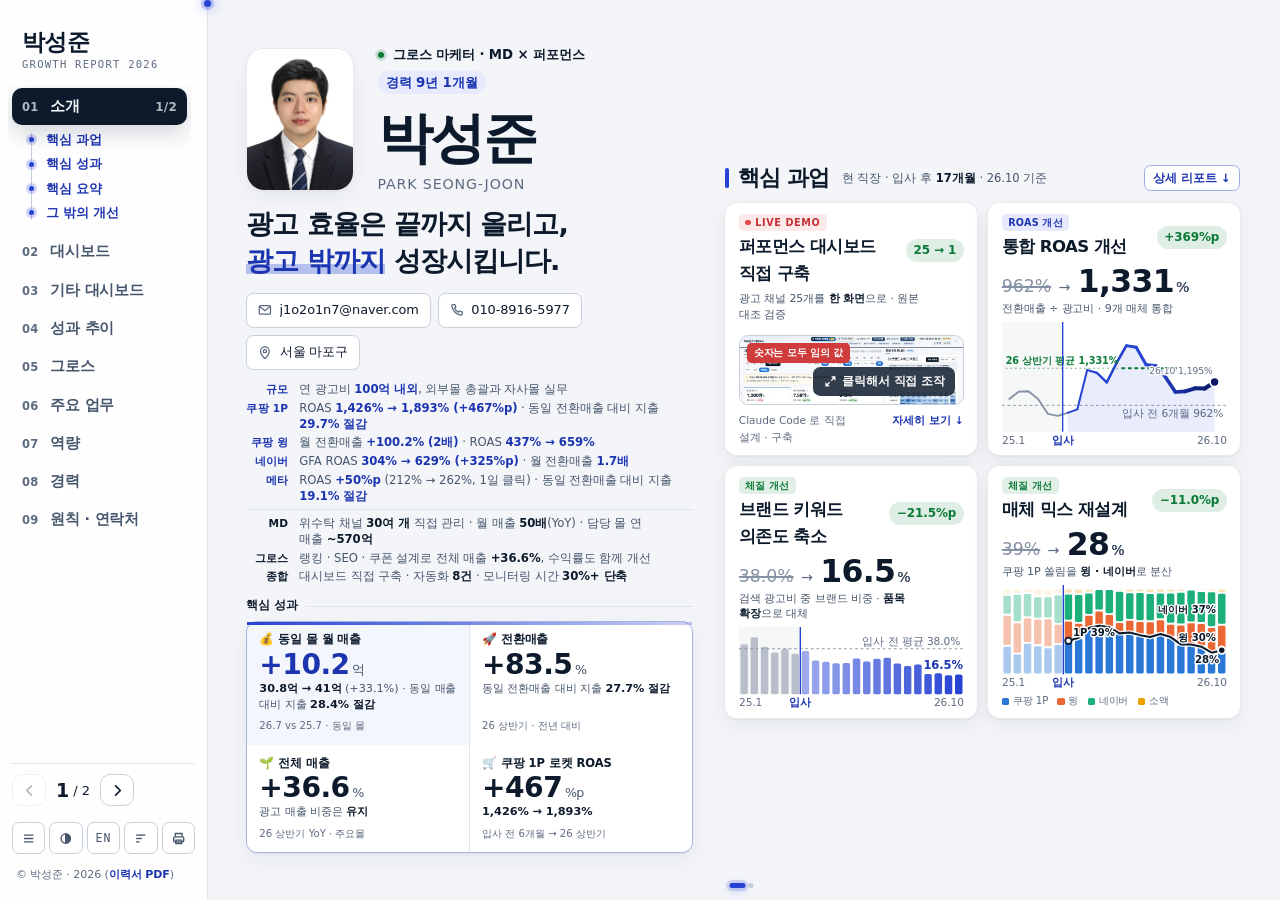
<file: topics.html>
<!doctype html>
<html lang="ko" class="tabmode">
<!-- 주제별 보기(시험 · 2026-11-15) — index.html 과 같은 틀을 그대로 복사하고 topics.css · topics.js 만 더했다. index.html 의 틀(절 · id)을 바꾸면 여기도 다시 복사한다(CLAUDE.md 5-5) -->
<head>
<meta charset="utf-8">
<meta name="viewport" content="width=device-width, initial-scale=1">
<title>박성준 · Growth Report 2026 — 주제별 보기</title>
<meta name="description" content="그로스 마케터 박성준 — MD × 퍼포먼스 · 9개 광고 매체 운영 · 자동화">
<!-- 링크 공유 카드 — 카카오톡 · 슬랙 · 메일에서 제목·설명·썸네일이 뜨게 한다 (이미지는 로컬 파일) -->
<meta property="og:type" content="profile">
<meta property="og:site_name" content="박성준 · Growth Report 2026">
<meta property="og:title" content="박성준 · 그로스 마케터 — Growth Report 2026">
<meta property="og:description" content="동일 몰 7월 매출 +33.1% · 동일 매출 대비 지출 28.4% 절감 · 9개 매체 통합 ROAS 962% → 1,331% (+369%p) · 퍼포먼스 대시보드 직접 구축">
<meta property="og:url" content="https://sjpark-growth.github.io/topics.html">
<meta property="og:image" content="https://sjpark-growth.github.io/assets/og-card.png">
<meta property="og:image:width" content="1200">
<meta property="og:image:height" content="630">
<meta property="og:image:alt" content="박성준 · 그로스 마케터 · MD × 퍼포먼스 · 경력 9년 — 동일 몰 7월 매출 +33.1%(동일 매출 대비 지출 28.4% 절감) · 통합 ROAS +369%p(962% → 1,331%) · 브랜드 키워드 의존도 −21.5%p(38.0% → 16.5%)">
<meta property="og:locale" content="ko_KR">
<meta name="twitter:card" content="summary_large_image">
<meta name="twitter:title" content="박성준 · 그로스 마케터 — Growth Report 2026">
<meta name="twitter:description" content="동일 몰 7월 매출 +33.1% · 동일 매출 대비 지출 28.4% 절감 · 통합 ROAS 962% → 1,331% (+369%p)">
<meta name="twitter:image" content="https://sjpark-growth.github.io/assets/og-card.png">
<meta name="color-scheme" content="light dark">
<meta name="theme-color" content="#f3f5f9" media="(prefers-color-scheme: light)">
<meta name="theme-color" content="#0a1019" media="(prefers-color-scheme: dark)">
<!-- 링크를 아는 사람만 보도록 검색엔진 수집 제외 -->
<meta name="robots" content="noindex, nofollow">
<link rel="icon" href="data:image/svg+xml,%3Csvg xmlns='http://www.w3.org/2000/svg' viewBox='0 0 32 32'%3E%3Crect width='32' height='32' rx='8' fill='%230c1a2b'/%3E%3Cpath d='M7 22 L13 15 L18 18 L25 9' fill='none' stroke='%238b9bff' stroke-width='3' stroke-linecap='round' stroke-linejoin='round'/%3E%3C/svg%3E">
<link rel="stylesheet" href="assets/style.css">
<link rel="stylesheet" href="assets/topics.css">
<script>
  /* 테마: 저장된 선택이 있으면 먼저 찍어 깜빡임을 막는다 */
  try { var t = localStorage.getItem('psj-theme'); if (t === 'light' || t === 'dark') document.documentElement.setAttribute('data-theme', t); } catch (e) {}
</script>
</head>
<body>

<header class="mast" id="top">
  <div class="shell">
    <a class="id" href="#top" style="text-decoration:none;color:inherit">박성준 <small>Growth Report 2026</small></a>
    <nav aria-label="섹션 바로가기">
      <a href="#top">소개</a>
      <a href="#summary">요약</a>
      <a href="#dash" class="nav-hot">대시보드</a>
      <a href="#perf">성과</a>
      <a href="#growth">그로스</a>
      <a href="#work">주요 업무</a>
      <a href="#pillars">역량</a>
      <a href="#career">경력</a>
      <a href="#contact">연락처</a>
    </nav>
    <div class="tools">
      <button class="iconbtn" id="themeBtn" type="button" aria-label="화면 테마 바꾸기">
        <svg viewBox="0 0 16 16" fill="none" stroke="currentColor" stroke-width="1.6"><circle cx="8" cy="8" r="5.5"/><path d="M8 2.5v11" /><path d="M8 2.5a5.5 5.5 0 0 1 0 11z" fill="currentColor"/></svg>
        <span id="themeLabel">자동</span>
      </button>
      <a class="iconbtn" id="enBtn" href="en.html" hreflang="en" title="English one-page summary">EN</a>
      <button class="iconbtn" id="shortBtn" type="button" title="핵심만 담은 요약본을 PDF로 저장 · 인쇄 (첫 화면 핵심 과업 · 핵심 요약 · 역량 · 경력 · 연락처, 약 7장)">
        <svg viewBox="0 0 16 16" fill="none" stroke="currentColor" stroke-width="1.6"><path d="M2.5 4h11"/><path d="M2.5 8h7"/><path d="M2.5 12h4"/></svg>
        요약 PDF
      </button>
      <button class="iconbtn" id="printBtn" type="button" title="페이지 전체를 PDF로 저장 · 인쇄 (약 16장)">
        <svg viewBox="0 0 16 16" fill="none" stroke="currentColor" stroke-width="1.6"><path d="M4 6V2h8v4"/><rect x="2" y="6" width="12" height="6" rx="1.5"/><path d="M4.5 10h7v4h-7z"/></svg>
        전체 PDF
      </button>
    </div>
  </div>
</header>

<!-- 라이브 티커 — 광고 콘솔처럼 핵심 지표가 흐른다 (마우스를 올리면 멈춤) -->
<div class="ticker" role="region" aria-label="핵심 지표 요약">
  <span class="tk-live"><i aria-hidden="true"></i>기준 <span id="tkAsOf"></span></span>
  <div class="tk-viewport"><div class="tk-track" id="tkTrack"></div></div>
</div>

<main>
  <!-- ============================== HERO — 대제목과 움직이는 차트가 먼저 ============================== -->
  <section class="hero" aria-labelledby="h-name">
    <div class="shell">
      <div class="hero-l">
        <div class="idrow">
          <figure class="portrait"><img id="h-photo" alt="박성준 프로필 사진" width="378" height="504"></figure>
          <div>
            <p class="eyebrow"><span class="dot" aria-hidden="true"></span><b id="h-role"></b><span id="h-career"></span></p>
            <h1 id="h-name"></h1>
          </div>
        </div>
        <p class="kicker" id="h-kicker"></p>
        <p class="thesis" id="h-thesis"></p>
        <div class="contact" id="heroContact"></div>
        <ul class="herosum" id="heroSum"></ul>
      </div>
      <!-- 오른쪽 = 성과 리포트: 위는 대시보드 + 차트 세 칸, 아래는 핵심 성과 (2026-09-26 3분할) -->
      <div class="mboard-wrap hero-r">
        <div class="mb-h"><h2 id="mbTitle">핵심 과업</h2><span>현 직장 · 입사 후 <span data-auto="tenure">16개월</span> · 26.10 기준</span><a class="mb-more" href="#perf">상세 리포트 ↓</a></div>
        <div class="mboard" id="mboard" aria-labelledby="mbTitle"></div>
        <div class="hkey"><h3 class="hkey-h" id="hkeyH">핵심 성과</h3><ul class="hk" id="kpis" aria-labelledby="hkeyH"></ul></div>
      </div>
    </div>
  </section>

  <!-- ============================== SUMMARY ============================== -->
  <section class="summary" id="summary" aria-labelledby="sum-h">
    <div class="shell">
      <div class="sum-l">
        <h2 class="hk-h" id="sum-h">핵심 요약 <span>현 직장 · 입사 후 <span data-auto="tenure">16개월</span></span></h2>
        <p class="lede" id="h-lede"></p>
      </div>
      <div class="sum-r">
        <dl class="nowbox" id="h-now"></dl>
        <div class="more"><h2 class="hk-h">그 밖의 개선</h2><ul id="moreWins"></ul></div>
      </div>
    </div>
  </section>

  <!-- ============================== DASHBOARD SHOWCASE ============================== -->
  <section class="sec showcase" id="dash" aria-labelledby="dash-h">
    <div class="shell">
      <div class="sec-h">
        <span class="tag">Live dashboard · 직접 만든 운영 도구</span>
        <h2 id="dash-h"></h2>
        <span class="aside">화면의 숫자는 모두 임의 값입니다</span>
      </div>
      <div class="dash-wrap">
        <div class="dash-frame" id="dashFrame"></div>
        <aside class="dash-side" id="dashSide"></aside>
      </div>
    </div>
  </section>

  <!-- ============================== 기타 대시보드 (2026-11-16 · 주제별 보기 전용 — 본판 index.html 에는 없음) ==============================
       내용 data.js moreDash · 그리기 app.js renderMoreDash. index.html 을 다시 복사해 올 때 이 절을 빠뜨리지 않는다(CLAUDE.md 5-5) -->
  <section class="sec" id="xdash" aria-labelledby="xdash-h">
    <div class="shell">
      <div class="sec-h">
        <span class="tag" id="xdashTag"></span>
        <h2 id="xdash-h"></h2>
        <span class="aside">데모는 새 탭에서 열립니다</span>
        <p id="xdashLede"></p>
      </div>
      <div class="xdash" id="moreDash"></div>
    </div>
  </section>

  <!-- ============================== PERFORMANCE ============================== -->
  <section class="sec" id="perf" aria-labelledby="perf-h">
    <div class="shell">
      <div class="sec-h">
        <span class="tag">Performance · 현 직장 25.1 – 26.10</span>
        <h2 id="perf-h"><span data-auto="tenure">16개월</span>, 네 단계로 바꾼 숫자</h2>
        <span class="aside" id="perf-basis"></span>
        <p><b>광고비, 무작정 늘리지 않았습니다.</b> 새는 곳부터 막고, 효율이 확인된 뒤에야 월 광고비를 <b>1.0억 → 1.9억</b>으로 늘렸습니다. 아래 버튼으로 같은 기간을 다른 지표로 볼 수 있습니다.</p>
      </div>
      <div class="perf">
        <div class="panel">
          <div class="ctlrow">
            <div class="seg" id="viewSeg" role="group" aria-label="지표 선택"></div>
            <div class="ctlbtns"><button class="tbtn" id="labelBtn" type="button" aria-pressed="false">세부 수치 보기</button><button class="tbtn" id="tableBtn" type="button" aria-expanded="false" aria-controls="perfTable">표로 보기</button></div>
          </div>
          <div class="chart-title"><h3 id="chartTitle"></h3><span id="chartUnit"></span></div>
          <div class="chartbox" id="perfChart"></div>
          <div class="legend" id="perfLegend"></div>
          <p class="caption" id="perfCaption"></p>
          <div class="tablewrap" id="perfTable" hidden></div>
        </div>
        <aside class="panel cmp" aria-labelledby="cmp-h">
          <h3 id="cmp-h">기간 비교</h3>
          <table id="cmpTable"></table>
          <p class="note" id="cmpNote"></p>
        </aside>
      </div>
      <ol class="phases" id="phaseList"></ol>
    </div>
  </section>

  <!-- ============================== GROWTH DESIGN (광고 밖) ============================== -->
  <section class="growth" id="growth" aria-labelledby="growth-h">
    <div class="shell">
      <div class="growth-h">
        <span class="tag">Growth design · 광고 밖</span>
        <h2 id="growth-h"></h2>
        <p id="growth-lede"></p>
      </div>
      <div class="gcards" id="gcards"></div>
      <div class="gextra" id="gextra" hidden></div>
    </div>
  </section>

  <!-- ============================== WORK ============================== -->
  <section class="sec" id="work" aria-labelledby="work-h">
    <div class="shell">
      <div class="sec-h">
        <span class="tag">Projects</span>
        <h2 id="work-h">주요 업무 및 진행 내역</h2>
        <span class="aside">영상은 화면에 보이면 자동 재생됩니다</span>
        <p><b>광고만 만지지 않았습니다.</b> 상품·노출·데이터까지 손댄 결과를, 실제 데이터로 움직이는 영상으로 요약했습니다.</p>
      </div>
      <div class="projects" id="projects"></div>
    </div>
  </section>

  <!-- ============================== PILLARS ============================== -->
  <section class="sec" id="pillars" aria-labelledby="pillars-h">
    <div class="shell">
      <div class="sec-h">
        <span class="tag">Capabilities</span>
        <h2 id="pillars-h">MD · 퍼포먼스 · 자동화 · 리더십, 한 사람에게</h2>
        <p><b>네 역할을 한 사람이 맡아 왔습니다.</b> 각 역량 아래의 숫자와 연결된 사례로 확인하세요.</p>
      </div>
      <div class="pillars" id="pillarGrid"></div>
      <div class="toolrow" id="toolRow"></div>
      <div class="toolmore" id="toolMore" hidden></div>
    </div>
  </section>

  <!-- ============================== CAREER ============================== -->
  <section class="sec" id="career" aria-labelledby="career-h">
    <div class="shell">
      <div class="sec-h">
        <span class="tag">Career · <span data-auto="career">9년</span></span>
        <h2 id="career-h">상품 매칭 · 가격비교로 시작해 그로스까지, <span data-auto="career">9년</span></h2>
        <span class="aside">최신순</span>
      </div>
      <div class="gantt" id="gantt"></div>
      <blockquote class="cnote" id="careerNote" hidden></blockquote>
      <div class="jobs" id="jobs"></div>
    </div>
  </section>

  <!-- ============================== ARCHIVE ============================== -->
  <section class="sec" id="archive" aria-labelledby="archive-h" hidden>
    <div class="shell">
      <div class="sec-h">
        <span class="tag">Archive · 2020 – 2024</span>
        <h2 id="archive-h">데이터, 예전부터 만져 왔습니다</h2>
        <span class="aside">클릭하면 크게 볼 수 있습니다</span>
        <p id="archive-lede"></p>
      </div>
      <div class="archive" id="archiveGrid"></div>
      <p class="arc-note" id="archiveNote"></p>
    </div>
  </section>

  <!-- ============================== BELIEFS ============================== -->
  <section class="sec" id="beliefs" aria-labelledby="beliefs-h">
    <div class="shell">
      <div class="sec-h">
        <span class="tag">How I work</span>
        <h2 id="beliefs-h">원칙은 네 가지, 근거는 숫자입니다</h2>
      </div>
      <div class="beliefs" id="beliefList"></div>
    </div>
  </section>

  <!-- ============================== FACTS / CONTACT ============================== -->
  <section class="sec" id="contact" aria-labelledby="contact-h">
    <div class="shell">
      <div class="sec-h">
        <span class="tag">Contact · Facts</span>
        <h2 id="contact-h">함께 일할 곳을 찾고 있습니다 <span class="wave" aria-hidden="true">👋</span></h2>
        <p id="contact-lede"></p>
      </div>
      <div class="contact big" id="contact2"></div>
      <div class="scorebox" aria-labelledby="scores-h">
        <div class="scorehead"><h3 id="scores-h"></h3><span class="neutral">중립 평가</span></div>
        <p id="scores-note"></p>
        <div class="scoregrid" id="scoreGrid"></div>
      </div>
      <div class="factgrid" id="factGrid"></div>
    </div>
  </section>
</main>

<footer class="foot">
  <div class="shell"><p class="printnote">상세 성과 차트 · 주요 업무 · 퍼포먼스 대시보드 데모 · 광고 밖 그로스 설계는 <b>sjpark-growth.github.io</b> 에서 보실 수 있습니다.</p><p id="footLine">© 박성준 · 2026</p></div>
</footer>

<!-- 대시보드 크게 보기 (직접 둘러보기) -->
<div class="modal" id="demoModal" hidden role="dialog" aria-modal="true" aria-labelledby="demo-title">
  <div class="back" data-close></div>
  <div class="box">
    <header>
      <b id="demo-title">퍼포먼스 대시보드</b><span>직접 둘러보기 · 숫자는 모두 임의 값</span>
      <a class="iconbtn" id="demoNewTab" href="dashboard-demo.html?video&amp;explore" target="_blank" rel="noopener">새 창에서 열기</a>
      <button class="iconbtn" type="button" data-close>닫기 <kbd style="font:inherit;opacity:.6">Esc</kbd></button>
    </header>
    <iframe id="demoFrame" title="대시보드 데모" loading="lazy"></iframe>
  </div>
</div>

<div class="lightbox" id="lightbox" hidden role="dialog" aria-modal="true" aria-label="자료 크게 보기">
  <figure><img id="lbImg" alt=""><figcaption id="lbCap"></figcaption></figure>
</div>

<div class="tip" id="tip" role="status" aria-live="polite"></div>

<script src="assets/series.js"></script>
<script src="assets/data.js"></script>
<script src="assets/motion.js"></script>
<script src="assets/app.js"></script>
<script src="assets/topics.js"></script>
</body>
</html>
</file>
<file: assets/style.css>
/* =========================================================================
   박성준 · Performance Résumé
   외부 요청 없음 — 폰트는 설치된 시스템 서체만 사용한다.
   ========================================================================= */

:root {
  color-scheme: light;
  /* ground & ink — 푸른 기가 도는 종이색 */
  --paper:      #f3f5f9;
  --surface:    #ffffff;
  --sunk:       #eaeef4;
  --ink:        #0c1a2b;
  --ink-2:      #46566c;
  --ink-3:      #7d8ba0;
  --rule:       #e0e5ed;
  --rule-2:     #c7cfdb;
  --ring:       rgba(12, 26, 43, 0.09);

  /* 강조색 — 코발트. 링크·재생 진행·'입사 이후' 표시에만 쓴다 */
  --accent:     #2743d4;
  --accent-ink: #1c34b0;
  --accent-soft:#e6eafc;
  --before:     #8592a5;      /* 입사 전 수치 — (2026-11-20 모바일 점검) #a3aebd 는 흰 바탕 대비 2.25:1 이라 3.1:1 로 진하게 */

  /* 차트 시리즈 — dataviz 검증 팔레트 1~4번 (색 = 채널 고정) */
  --c-1p:   #2a78d6;
  --c-3p:   #eb6834;
  --c-nv:   #1baf7a;
  --c-sm:   #eda100;
  --c-tot:  #0c1a2b;
  --grid:   #e6eaf0;
  --axis:   #c7cfdb;
  --band:   rgba(39, 67, 212, 0.05);
  --band-b: rgba(12, 26, 43, 0.035);

  --good:   #0b7a37;
  --warn:   #a86a00;

  --player-bg:  #0b1320;
  --player-ink: #e9eef7;

  --shadow: 0 1px 2px rgba(12,26,43,.05), 0 8px 24px rgba(12,26,43,.06);

  --f-sans: "Pretendard", "Pretendard Variable", "Noto Sans KR", "Apple SD Gothic Neo", "Malgun Gothic", system-ui, sans-serif;
  --f-num:  "Bahnschrift", "DIN Alternate", "DIN Condensed", "Roboto Condensed", "Arial Narrow", var(--f-sans);
  --f-mono: "Cascadia Mono", "SF Mono", "JetBrains Mono", Consolas, "Noto Sans KR", monospace;

  --gut: clamp(16px, 3.2vw, 44px);
  --maxw: 1320px;
}

@media (prefers-color-scheme: dark) {
  :root:not([data-theme="light"]) {
    color-scheme: dark;
    --paper:      #0a1019;
    --surface:    #111a26;
    --sunk:       #172232;
    --ink:        #eff3f9;   /* (2026-11-28 본인 「다크 글자 좀만 밝게」) #e9eef6 → */
    --ink-2:      #c3ccd9;   /* #aab6c7 → (본문 · 대비 7.8 → 9.9) */
    --ink-3:      #707f94;
    --rule:       #1f2b3c;
    --rule-2:     #2e3d52;
    --ring:       rgba(255,255,255,0.08);
    --accent:     #8b9bff;
    --accent-ink: #b7c1ff;   /* (2026-11-28) #a9b5ff → */
    --accent-soft:#1b2447;
    --before:     #7f8da2;   /* (2026-11-28) 줄 그은 옛 숫자 #5d6b80(3.0:1) → 4.8:1 */
    --c-1p:   #3987e5;
    --c-3p:   #d95926;
    --c-nv:   #199e70;
    --c-sm:   #c98500;
    --c-tot:  #e9eef6;
    --grid:   #1c2737;
    --axis:   #2e3d52;
    --band:   rgba(139, 155, 255, 0.07);
    --band-b: rgba(255, 255, 255, 0.03);
    --good:   #3fbf6f;
    --warn:   #e0a73a;
    --player-bg:  #060b13;
    --shadow: 0 1px 2px rgba(0,0,0,.3), 0 10px 30px rgba(0,0,0,.28);
  }
}
:root[data-theme="dark"] {
  color-scheme: dark;
  --paper:      #0a1019;
  --surface:    #111a26;
  --sunk:       #172232;
  --ink:        #eff3f9;   /* (2026-11-28) #e9eef6 → */
  --ink-2:      #c3ccd9;   /* #aab6c7 → */
  --ink-3:      #707f94;
  --rule:       #1f2b3c;
  --rule-2:     #2e3d52;
  --ring:       rgba(255,255,255,0.08);
  --accent:     #8b9bff;
  --accent-ink: #b7c1ff;   /* (2026-11-28) #a9b5ff → */
  --accent-soft:#1b2447;
  --before:     #7f8da2;   /* (2026-11-28) #5d6b80 → */
  --c-1p:   #3987e5;
  --c-3p:   #d95926;
  --c-nv:   #199e70;
  --c-sm:   #c98500;
  --c-tot:  #e9eef6;
  --grid:   #1c2737;
  --axis:   #2e3d52;
  --band:   rgba(139, 155, 255, 0.07);
  --band-b: rgba(255, 255, 255, 0.03);
  --good:   #3fbf6f;
  --warn:   #e0a73a;
  --player-bg:  #060b13;
  --shadow: 0 1px 2px rgba(0,0,0,.3), 0 10px 30px rgba(0,0,0,.28);
}

/* ------------------------------------------------------------------ base */
* { box-sizing: border-box; }
html { scroll-behavior: smooth; }
@media (prefers-reduced-motion: reduce) { html { scroll-behavior: auto; } }
body {
  margin: 0;
  background: var(--paper);
  color: var(--ink);
  font-family: var(--f-sans);
  font-size: 15.5px;
  line-height: 1.62;
  letter-spacing: -0.005em;
  -webkit-font-smoothing: antialiased;
  word-break: keep-all;
  overflow-wrap: anywhere;
}
img, svg, video, canvas { max-width: 100%; }
a { color: var(--accent-ink); text-underline-offset: 3px; }
button { font: inherit; color: inherit; }
:focus-visible { outline: 2px solid var(--accent); outline-offset: 2px; border-radius: 3px; }
.num { font-family: var(--f-num); font-stretch: 88%; letter-spacing: -0.01em; }
.tab { font-variant-numeric: tabular-nums; }
.mono { font-family: var(--f-mono); }
.sr { position: absolute; width: 1px; height: 1px; overflow: hidden; clip: rect(0 0 0 0); white-space: nowrap; }

.shell { max-width: var(--maxw); margin: 0 auto; padding-inline: var(--gut); }

/* ------------------------------------------------------------ masthead */
.mast {
  position: sticky; top: 0; z-index: 50;
  background: color-mix(in srgb, var(--paper) 88%, transparent);
  backdrop-filter: saturate(1.4) blur(10px);
  -webkit-backdrop-filter: saturate(1.4) blur(10px);
  border-bottom: 1px solid var(--rule);
}
.mast .shell { display: flex; align-items: center; gap: 12px 22px; min-height: 54px; flex-wrap: wrap; padding-block: 8px; }
.mast .id { display: flex; align-items: baseline; gap: 10px; font-weight: 700; letter-spacing: -0.02em; white-space: nowrap; }
.mast .id small { font-family: var(--f-mono); font-size: 11px; font-weight: 500; color: var(--ink-3); letter-spacing: 0.08em; text-transform: uppercase; }
.mast nav { display: flex; gap: 2px; margin-left: auto; overflow-x: auto; scrollbar-width: none; max-width: 100%; }
.mast nav::-webkit-scrollbar { display: none; }
.mast nav a {
  font-size: 13.5px; font-weight: 500; color: var(--ink-2); text-decoration: none;
  padding: 6px 11px; border-radius: 6px; white-space: nowrap;
  transition: background-color .15s, color .15s;
}
.mast nav a:hover { background: var(--sunk); color: var(--ink); }
.mast nav a[aria-current="true"] { color: var(--accent-ink); background: var(--accent-soft); }
.mast .tools { display: flex; gap: 6px; }
.iconbtn {
  display: inline-flex; align-items: center; gap: 6px; height: 32px; padding: 0 11px;
  border: 1px solid var(--rule-2); border-radius: 7px; background: var(--surface);
  font-size: 12.5px; color: var(--ink-2); cursor: pointer; white-space: nowrap;
  transition: border-color .15s, color .15s, background-color .15s;
}
.iconbtn:hover { border-color: var(--ink-3); color: var(--ink); }
.iconbtn svg { width: 15px; height: 15px; }
@media (max-width: 760px) {
  .mast .id small { display: none; }
  .mast nav { order: 3; width: 100%; margin-left: 0; }
  .mast .tools { margin-left: auto; }
}

/* ---------------------------------------------------------------- hero */
.hero { padding-block: clamp(28px, 5vw, 64px) clamp(24px, 3.5vw, 44px); }
.hero .shell { display: grid; grid-template-columns: minmax(0, 1fr) minmax(0, 1.02fr); gap: clamp(24px, 4vw, 64px); align-items: start; }
@media (max-width: 1040px) { .hero .shell { grid-template-columns: 1fr; } }

.eyebrow {
  display: inline-flex; flex-wrap: wrap; gap: 6px 14px; align-items: center;
  font-family: var(--f-mono); font-size: 11.5px; letter-spacing: 0.1em; text-transform: uppercase; color: var(--ink-3);
}
.eyebrow b { color: var(--ink-2); font-weight: 600; }
.eyebrow .dot { width: 7px; height: 7px; border-radius: 50%; background: var(--good); box-shadow: 0 0 0 3px color-mix(in srgb, var(--good) 20%, transparent); }

.hero h1 {
  margin: 18px 0 0; font-size: clamp(40px, 5.6vw, 72px); line-height: 1; font-weight: 800; letter-spacing: -0.045em;
}
.hero h1 .en { display: block; margin-top: 10px; font-family: var(--f-num); font-stretch: 85%; font-size: 0.3em; font-weight: 400; letter-spacing: 0.06em; color: var(--ink-3); text-transform: uppercase; }
.thesis {
  margin: 26px 0 0; font-size: clamp(22px, 2.3vw, 31px); line-height: 1.38; font-weight: 700; letter-spacing: -0.035em;
  text-wrap: balance; max-width: 22em;
}
.thesis em { font-style: normal; color: var(--accent-ink); }
.lede { margin: 16px 0 0; max-width: 36em; color: var(--ink-2); font-size: 16px; }

.contact { display: flex; flex-wrap: wrap; gap: 8px; margin-top: 24px; }
.chip {
  display: inline-flex; align-items: center; gap: 8px; min-height: 36px; padding: 6px 13px;
  border: 1px solid var(--rule-2); border-radius: 8px; background: var(--surface);
  font-size: 14px; color: var(--ink); text-decoration: none;
  transition: border-color .15s, transform .12s;
}
a.chip:hover { border-color: var(--accent); }
.chip svg { width: 15px; height: 15px; color: var(--ink-3); flex: none; }
.chip .k { font-family: var(--f-mono); font-size: 11px; color: var(--ink-3); letter-spacing: 0.04em; }
.nowbox {
  margin-top: 26px; padding-top: 18px; border-top: 1px solid var(--rule);
  display: grid; grid-template-columns: auto 1fr; gap: 6px 16px; font-size: 14px; max-width: 38em;
}
.nowbox dt { color: var(--ink-3); font-family: var(--f-mono); font-size: 11.5px; letter-spacing: 0.06em; text-transform: uppercase; padding-top: 2px; }
.nowbox dd { margin: 0; color: var(--ink-2); }
.nowbox dd b { color: var(--ink); font-weight: 600; }

/* thesis board — 첫 화면 오른쪽 */
.board {
  background: var(--surface); border: 1px solid var(--ring); border-radius: 14px; box-shadow: var(--shadow);
  padding: clamp(16px, 2vw, 24px); display: flex; flex-direction: column; gap: 6px;
}
.board-h { display: flex; justify-content: space-between; align-items: baseline; gap: 12px; flex-wrap: wrap; }
.board-h h2 { margin: 0; font-size: 14px; font-weight: 700; letter-spacing: -0.01em; }
.board-h span { font-family: var(--f-mono); font-size: 11px; color: var(--ink-3); letter-spacing: 0.04em; }
.pane { display: grid; grid-template-columns: minmax(0, 1fr); gap: 2px; padding-block: 12px 4px; }
.pane + .pane { border-top: 1px dashed var(--rule); }
.pane-top { display: flex; align-items: flex-end; justify-content: space-between; gap: 12px; flex-wrap: wrap; }
.pane-top .lbl { font-size: 13.5px; color: var(--ink-2); font-weight: 600; }
.pane-top .lbl small { display: block; font-weight: 400; font-size: 12px; color: var(--ink-3); }
.bigmove { display: flex; align-items: baseline; gap: 10px; line-height: 0.95; white-space: nowrap; }
.bigmove .from { font-family: var(--f-num); font-stretch: 85%; font-size: clamp(26px, 2.6vw, 34px); color: var(--before); text-decoration: line-through; text-decoration-thickness: 2px; text-decoration-color: color-mix(in srgb, var(--before) 70%, transparent); }
.bigmove .arrow { color: var(--ink-3); font-size: 18px; transform: translateY(-4px); }
.bigmove .to { font-family: var(--f-num); font-stretch: 85%; font-size: clamp(46px, 5vw, 68px); font-weight: 600; letter-spacing: -0.02em; color: var(--ink); }
.bigmove .to small { font-size: 0.42em; font-weight: 400; margin-left: 2px; color: var(--ink-2); }
.pane svg { display: block; width: 100%; height: auto; overflow: visible; }
.board-foot { font-size: 12px; color: var(--ink-3); margin-top: 4px; }

/* KPI strip */
.kpis { padding-block: 0 clamp(36px, 5vw, 64px); }
.kpis .shell > ul {
  list-style: none; margin: 0; padding: 0;
  display: grid; grid-template-columns: repeat(4, minmax(0, 1fr)); gap: 1px;
  background: var(--rule); border: 1px solid var(--rule); border-radius: 12px; overflow: hidden;
}
@media (max-width: 980px) { .kpis .shell > ul { grid-template-columns: repeat(2, minmax(0, 1fr)); } }
@media (max-width: 460px) { .kpis .shell > ul { grid-template-columns: 1fr; } }
.kpi { background: var(--surface); padding: 18px 20px 20px; display: flex; flex-direction: column; gap: 4px; }
.kpi .k { font-size: 13px; font-weight: 600; color: var(--ink-2); }
.kpi .v { font-family: var(--f-num); font-stretch: 85%; font-size: clamp(34px, 3.4vw, 46px); line-height: 1.05; font-weight: 600; letter-spacing: -0.02em; }
.kpi .v small { font-size: 0.45em; font-weight: 400; color: var(--ink-2); margin-left: 3px; }
.kpi .d { font-size: 13px; color: var(--ink-2); }
.kpi .d b { color: var(--ink); font-weight: 600; }
.kpi .s { font-size: 11.5px; color: var(--ink-3); font-family: var(--f-mono); letter-spacing: 0.02em; margin-top: auto; padding-top: 6px; }
.abs { display: block; font-size: 12px; color: var(--ink-3); }

/* ------------------------------------------------------------ sections */
.sec { padding-block: clamp(40px, 6vw, 80px); border-top: 1px solid var(--rule); scroll-margin-top: 64px; }
.sec-h { display: grid; grid-template-columns: minmax(0, 1fr) auto; gap: 8px 24px; align-items: end; margin-bottom: clamp(20px, 2.6vw, 32px); }
.sec-h .tag { grid-column: 1 / -1; font-family: var(--f-mono); font-size: 11.5px; letter-spacing: 0.12em; text-transform: uppercase; color: var(--accent-ink); }
.sec-h h2 { margin: 0; font-size: clamp(26px, 3vw, 40px); line-height: 1.15; font-weight: 800; letter-spacing: -0.04em; text-wrap: balance; }
.sec-h p { grid-column: 1 / -1; margin: 4px 0 0; max-width: 46em; color: var(--ink-2); }
.sec-h .aside { font-size: 12.5px; color: var(--ink-3); text-align: right; }
@media (max-width: 700px) { .sec-h { grid-template-columns: 1fr; } .sec-h .aside { text-align: left; } }

/* ------------------------------------------------ performance board */
.perf { display: grid; grid-template-columns: minmax(0, 1fr) 340px; gap: 18px; align-items: start; }
@media (max-width: 1100px) { .perf { grid-template-columns: 1fr; } }
.panel { background: var(--surface); border: 1px solid var(--ring); border-radius: 12px; padding: clamp(14px, 1.8vw, 22px); }
.ctlrow { display: flex; flex-wrap: wrap; gap: 10px 18px; align-items: center; justify-content: space-between; margin-bottom: 14px; }
.seg { display: inline-flex; flex-wrap: wrap; border: 1px solid var(--rule-2); border-radius: 9px; padding: 3px; gap: 2px; background: var(--paper); }
.seg button {
  border: 0; background: transparent; padding: 7px 12px; border-radius: 6px; cursor: pointer;
  font-size: 13.5px; font-weight: 500; color: var(--ink-2); white-space: nowrap;
  transition: background-color .15s, color .15s;
}
.seg button:hover { color: var(--ink); background: var(--sunk); }
.seg button[aria-pressed="true"] { background: var(--surface); color: var(--ink); font-weight: 700; box-shadow: 0 1px 2px rgba(12,26,43,.12), 0 0 0 1px var(--ring); }
.linkish { border: 0; background: none; padding: 4px 2px; cursor: pointer; font-size: 13px; color: var(--accent-ink); text-decoration: underline; text-underline-offset: 3px; }
.chart-title { display: flex; justify-content: space-between; align-items: baseline; gap: 12px; flex-wrap: wrap; margin: 2px 0 6px; }
.chart-title h3 { margin: 0; font-size: 17px; font-weight: 700; letter-spacing: -0.02em; }
.chart-title span { font-size: 12px; color: var(--ink-3); }
.chartbox { position: relative; }
.chartbox svg { display: block; width: 100%; height: auto; overflow: visible; }
.legend { display: flex; flex-wrap: wrap; gap: 6px 16px; margin-top: 10px; font-size: 13px; color: var(--ink-2); }
.legend span { display: inline-flex; align-items: center; gap: 7px; }
.legend i { width: 14px; height: 3px; border-radius: 2px; display: inline-block; }
.legend i.sq { width: 10px; height: 10px; border-radius: 2px; }
.caption { margin: 12px 0 0; font-size: 14px; color: var(--ink-2); max-width: 62em; }
.caption b { color: var(--ink); }

.tick { font-family: var(--f-num); font-stretch: 90%; font-size: 11.5px; fill: var(--ink-3); }
.tick.strong { fill: var(--ink-2); font-weight: 600; }
.axlabel { font-size: 11px; fill: var(--ink-3); }
.plabel { font-size: 11.5px; font-weight: 600; fill: var(--ink-2); }
.dlab { font-family: var(--f-num); font-stretch: 88%; font-size: 13px; font-weight: 600; fill: var(--ink); paint-order: stroke; stroke: var(--surface); stroke-width: 3px; stroke-linejoin: round; }
.phase-t { font-size: 11px; font-weight: 700; fill: var(--ink-2); letter-spacing: -0.01em; }
.phase-s { font-size: 10.5px; fill: var(--ink-3); }

/* 기간 비교 표 */
.cmp h3 { margin: 0 0 10px; font-size: 15px; font-weight: 700; }
.cmp table { width: 100%; border-collapse: collapse; font-size: 14px; }
.cmp th, .cmp td { padding: 9px 4px; border-bottom: 1px solid var(--rule); text-align: right; }
.cmp th:first-child, .cmp td:first-child { text-align: left; }
.cmp thead th { font-size: 11.5px; font-weight: 600; color: var(--ink-3); letter-spacing: 0.02em; }
.cmp td .num { font-size: 18px; font-weight: 600; }
.cmp tr.is-before td { color: var(--ink-3); }
.cmp tr.is-now td .num { color: var(--accent-ink); }
.cmp .delta { font-size: 12.5px; font-weight: 600; white-space: nowrap; }
.cmp .delta.up { color: var(--good); }
.cmp .delta.down { color: var(--warn); }
.cmp .note { font-size: 12px; color: var(--ink-3); margin: 10px 0 0; }
.phases { list-style: none; margin: 16px 0 0; padding: 14px 0 0; border-top: 1px solid var(--rule); display: grid; gap: 12px; }
.phases li { display: grid; grid-template-columns: 26px 1fr; gap: 10px; font-size: 13.5px; color: var(--ink-2); }
.phases li b { display: block; color: var(--ink); font-size: 14px; }
.phases .pn { width: 24px; height: 24px; border-radius: 50%; background: var(--accent-soft); color: var(--accent-ink); font-family: var(--f-num); font-weight: 700; font-size: 13px; display: grid; place-items: center; }

/* 표 보기 */
.tablewrap { overflow-x: auto; margin-top: 12px; border: 1px solid var(--rule); border-radius: 8px; }
.tablewrap table { border-collapse: collapse; width: 100%; font-size: 13px; }
.tablewrap th, .tablewrap td { padding: 7px 10px; border-bottom: 1px solid var(--rule); text-align: right; white-space: nowrap; font-variant-numeric: tabular-nums; }
.tablewrap th:first-child, .tablewrap td:first-child { text-align: left; position: sticky; left: 0; background: var(--surface); }
.tablewrap thead th { background: var(--sunk); color: var(--ink-2); font-weight: 600; }
.tablewrap tr.tenure-start td { border-top: 2px solid var(--accent); }

/* tooltip */
.tip {
  position: fixed; z-index: 80; pointer-events: none; min-width: 170px; max-width: 280px;
  background: var(--surface); color: var(--ink); border: 1px solid var(--rule-2); border-radius: 9px;
  box-shadow: 0 10px 30px rgba(12,26,43,.16); padding: 10px 12px; font-size: 13px; line-height: 1.45;
  opacity: 0; transform: translateY(4px); transition: opacity .12s, transform .12s;
}
.tip.on { opacity: 1; transform: none; }
.tip .t { font-weight: 700; margin-bottom: 5px; }
.tip .r { display: flex; justify-content: space-between; gap: 14px; align-items: center; }
.tip .r span { display: inline-flex; align-items: center; gap: 6px; color: var(--ink-2); }
.tip .r i { width: 10px; height: 3px; border-radius: 2px; }
.tip .r b { font-family: var(--f-num); font-stretch: 90%; font-weight: 600; font-size: 14px; }
.tip .f { margin-top: 6px; padding-top: 6px; border-top: 1px solid var(--rule); color: var(--ink-3); font-size: 12px; }

/* ----------------------------------------------------- projects / player */
.projects { display: grid; grid-template-columns: repeat(2, minmax(0, 1fr)); gap: clamp(16px, 2vw, 26px); }
@media (max-width: 920px) { .projects { grid-template-columns: 1fr; } }
.proj {
  background: var(--surface); border: 1px solid var(--ring); border-radius: 14px; overflow: hidden;
  display: flex; flex-direction: column;
}
.proj.featured { grid-column: 1 / -1; display: grid; grid-template-columns: minmax(0, 1.55fr) minmax(0, 1fr); }
@media (max-width: 1100px) { .proj.featured { grid-template-columns: 1fr; } }
.proj-body { padding: clamp(16px, 2vw, 24px); display: flex; flex-direction: column; gap: 12px; }
.proj-meta { display: flex; flex-wrap: wrap; gap: 6px 10px; align-items: center; font-family: var(--f-mono); font-size: 11px; letter-spacing: 0.05em; color: var(--ink-3); text-transform: uppercase; }
.proj-meta .pill { font-family: var(--f-sans); text-transform: none; letter-spacing: 0; font-size: 11.5px; font-weight: 600; padding: 2px 8px; border-radius: 99px; background: var(--sunk); color: var(--ink-2); }
.proj-meta .pill.live { background: var(--accent-soft); color: var(--accent-ink); }
.proj-meta .pill.wip { background: color-mix(in srgb, var(--warn) 16%, transparent); color: var(--warn); }
.proj h3 { margin: 0; font-size: clamp(19px, 1.7vw, 23px); line-height: 1.3; font-weight: 800; letter-spacing: -0.035em; text-wrap: balance; }
.proj .hook { margin: 0; color: var(--ink-2); font-size: 15px; }
.proj .facts { list-style: none; margin: 0; padding: 0; display: grid; gap: 1px; background: var(--rule); border: 1px solid var(--rule); border-radius: 10px; overflow: hidden; grid-template-columns: repeat(auto-fit, minmax(150px, 1fr)); }
.proj .facts li { background: var(--surface); padding: 11px 13px; display: flex; flex-direction: column; gap: 2px; }
.proj .facts .fv { font-family: var(--f-num); font-stretch: 85%; font-size: 23px; font-weight: 600; letter-spacing: -0.015em; line-height: 1.1; }
.proj .facts .fv .from { color: var(--before); font-weight: 400; font-size: 0.72em; }
.proj .facts .fv .ar { color: var(--ink-3); font-size: 0.6em; margin: 0 3px; vertical-align: 0.15em; }
.proj .facts .fk { font-size: 12.5px; color: var(--ink-2); }
.proj .facts .fs { font-size: 11px; color: var(--ink-3); }
.proj .how { margin: 0; padding: 0 0 0 18px; color: var(--ink-2); font-size: 14.5px; display: grid; gap: 4px; }
.proj .how li::marker { color: var(--ink-3); }
.proj .src { margin-top: auto; font-size: 11.5px; color: var(--ink-3); padding-top: 4px; }
.proj .actions { display: flex; gap: 8px; flex-wrap: wrap; }
.btn {
  display: inline-flex; align-items: center; gap: 8px; height: 38px; padding: 0 16px; border-radius: 9px; cursor: pointer;
  border: 1px solid var(--ink); background: var(--ink); color: var(--paper); font-size: 14px; font-weight: 600; text-decoration: none;
  transition: transform .12s, background-color .15s, border-color .15s;
}
.btn:hover { transform: translateY(-1px); }
.btn.ghost { background: transparent; color: var(--ink); border-color: var(--rule-2); }
.btn.ghost:hover { border-color: var(--ink-3); }
.btn svg { width: 16px; height: 16px; }

.player { position: relative; background: var(--player-bg); color: var(--player-ink); width: 100%; max-width: 100%; overflow: hidden; isolation: isolate; display: flex; flex-direction: column; }
.player .stage { position: relative; width: 100%; aspect-ratio: 16 / 9; max-width: 100%; cursor: pointer; overflow: hidden; }
.player:focus-visible { outline: 3px solid var(--accent); outline-offset: -3px; }
.feat-left { display: flex; flex-direction: column; min-width: 0; }
.feat-left .facts { margin: 16px; }
.proj.featured .proj-body { padding-left: clamp(4px, 1vw, 12px); }
@media (max-width: 1100px) { .proj.featured .proj-body { padding-left: clamp(16px, 2vw, 24px); } }
.player canvas, .player video { position: absolute; inset: 0; width: 100%; height: 100%; display: block; object-fit: cover; }
/* 자막 줄 — 영상 바로 아래, 화면을 가리지 않는다 */
.player .cap {
  min-height: calc(1.45em * 2 + 12px); padding: 10px 16px 2px;
  color: #dde4ef; font-size: 13.5px; font-weight: 500; line-height: 1.45;
  border-top: 1px solid rgba(255,255,255,.07); text-wrap: pretty;
}
.player .cap::before { content: "▍"; color: #8b9bff; margin-right: 4px; }
.player .ctl { display: flex; align-items: center; gap: 10px; padding: 4px 12px 10px; }
.player .pbtn { width: 32px; height: 32px; flex: none; border: 0; border-radius: 50%; background: rgba(255,255,255,.14); color: #fff; cursor: pointer; display: grid; place-items: center; transition: background-color .15s; }
.player .pbtn:hover { background: rgba(255,255,255,.26); }
.player .pbtn svg { width: 14px; height: 14px; }
.player .bar { position: relative; flex: 1 1 auto; height: 18px; cursor: pointer; display: flex; align-items: center; }
.player .bar .trk { position: absolute; left: 0; right: 0; height: 4px; border-radius: 2px; background: rgba(255,255,255,.22); overflow: hidden; }
.player .bar .fil { position: absolute; left: 0; top: 0; bottom: 0; width: 100%; transform: scaleX(0); transform-origin: 0 50%; background: #fff; }   /* 폭 대신 transform — 재생 중 매 프레임 배치를 다시 하지 않게(11-20 · motion.js ui) */
.player .bar .chap { position: absolute; top: 50%; width: 2px; height: 4px; transform: translateY(-50%); background: var(--player-bg); }
.player .time { font-family: var(--f-num); font-stretch: 90%; font-size: 12px; color: rgba(255,255,255,.82); white-space: nowrap; font-variant-numeric: tabular-nums; }
.player .badge { position: absolute; top: 12px; right: 12px; z-index: 3; font-family: var(--f-mono); font-size: 10.5px; letter-spacing: 0.1em; text-transform: uppercase; color: rgba(255,255,255,.72); padding: 3px 7px; border: 1px solid rgba(255,255,255,.22); border-radius: 4px; background: rgba(3,8,16,.4); }
.player .bigplay { position: absolute; inset: 0; z-index: 2; display: grid; place-items: center; border: 0; background: transparent; cursor: pointer; }
.player .bigplay span { width: 64px; height: 64px; border-radius: 50%; background: rgba(255,255,255,.92); color: #0b1320; display: grid; place-items: center; box-shadow: 0 8px 30px rgba(0,0,0,.35); transition: transform .15s; }
.player .bigplay:hover span { transform: scale(1.06); }
.player .bigplay svg { width: 22px; height: 22px; margin-left: 3px; }
.player.playing .bigplay { display: none; }

/* ---------------------------------------------------------- career */
.gantt { background: var(--surface); border: 1px solid var(--ring); border-radius: 12px; padding: 16px 18px 12px; margin-bottom: 22px; overflow-x: auto; }
.gantt svg { display: block; width: 100%; min-width: 640px; height: auto; }
.gantt .g-lab { font-size: 12.5px; font-weight: 600; fill: var(--ink); }
.gantt .g-sub { font-size: 11px; fill: var(--ink-3); }

.jobs { display: grid; gap: 14px; }
.job { display: grid; grid-template-columns: 220px minmax(0, 1fr); gap: 18px 28px; background: var(--surface); border: 1px solid var(--ring); border-radius: 12px; padding: clamp(16px, 2vw, 24px); }
@media (max-width: 820px) { .job { grid-template-columns: 1fr; } }
.job-side { display: flex; flex-direction: column; gap: 6px; }
.job-side .co { font-size: 20px; font-weight: 800; letter-spacing: -0.035em; line-height: 1.25; }
.job-side .co small { display: block; font-size: 13px; font-weight: 500; color: var(--ink-3); letter-spacing: 0; }
.job-side .per { font-family: var(--f-num); font-stretch: 90%; font-size: 14.5px; color: var(--ink-2); font-variant-numeric: tabular-nums; }
.job-side .role { font-size: 13.5px; color: var(--ink-2); }
.job-side .now { align-self: flex-start; font-size: 11.5px; font-weight: 700; color: var(--good); background: color-mix(in srgb, var(--good) 12%, transparent); padding: 2px 8px; border-radius: 99px; }
.job-main .scope { margin: 0 0 12px; font-size: 15px; font-weight: 600; letter-spacing: -0.015em; }
.job-main .groups { display: grid; grid-template-columns: repeat(auto-fit, minmax(260px, 1fr)); gap: 14px 26px; }
.job-main h4 { margin: 0 0 6px; font-size: 12px; font-family: var(--f-mono); font-weight: 600; letter-spacing: 0.08em; text-transform: uppercase; color: var(--ink-3); }
.job-main ul { margin: 0; padding: 0; list-style: none; display: grid; gap: 6px; }
.job-main li { position: relative; padding-left: 14px; font-size: 14.5px; color: var(--ink-2); }
.job-main li::before { content: ""; position: absolute; left: 0; top: 0.72em; width: 5px; height: 5px; border-radius: 1px; background: var(--rule-2); }
.job-main li strong { color: var(--ink); font-weight: 700; }
.job-main .see { margin-top: 12px; font-size: 13px; }

/* ------------------------------------------------------------ skills */
.skills { display: grid; grid-template-columns: repeat(4, minmax(0, 1fr)); gap: 14px; }
@media (max-width: 1100px) { .skills { grid-template-columns: repeat(2, minmax(0, 1fr)); } }
@media (max-width: 560px) { .skills { grid-template-columns: 1fr; } }
.skill { background: var(--surface); border: 1px solid var(--ring); border-radius: 12px; padding: 18px; display: flex; flex-direction: column; gap: 10px; }
.skill h3 { margin: 0; font-size: 16px; font-weight: 800; letter-spacing: -0.025em; }
.skill p { margin: 0; font-size: 14px; color: var(--ink-2); }
.tools { display: flex; flex-wrap: wrap; gap: 5px; }
.tools span { font-size: 12.5px; padding: 3px 8px; border-radius: 6px; background: var(--sunk); color: var(--ink-2); white-space: nowrap; }
.skill .ev { margin-top: auto; font-size: 12.5px; color: var(--ink-3); border-top: 1px solid var(--rule); padding-top: 10px; }
.skill .ev a { font-weight: 600; }

/* ---------------------------------------------------------- pillars */
.pillars { display: grid; grid-template-columns: repeat(4, minmax(0, 1fr)); gap: 0; border: 1px solid var(--ring); border-radius: 14px; overflow: hidden; background: var(--surface); }
@media (max-width: 1100px) { .pillars { grid-template-columns: repeat(2, minmax(0, 1fr)); } }
@media (max-width: 600px) { .pillars { grid-template-columns: 1fr; } }
.pillar { padding: clamp(18px, 2vw, 26px); display: flex; flex-direction: column; gap: 12px; border-right: 1px solid var(--rule); position: relative; transition: background-color .2s; }
.pillar:last-child { border-right: 0; }
@media (max-width: 1100px) { .pillar:nth-child(2n) { border-right: 0; } .pillar:nth-child(-n+2) { border-bottom: 1px solid var(--rule); } }
@media (max-width: 600px) { .pillar { border-right: 0; border-bottom: 1px solid var(--rule); } .pillar:last-child { border-bottom: 0; } }
.pillar::before { content: ""; position: absolute; left: 0; right: 0; top: 0; height: 3px; background: var(--accent); transform: scaleX(0); transform-origin: left; transition: transform .35s cubic-bezier(.2,.7,.2,1); }
.pillar:hover { background: color-mix(in srgb, var(--accent-soft) 35%, var(--surface)); }
.pillar:hover::before { transform: scaleX(1); }
.pk { font-family: var(--f-num); font-stretch: 85%; font-size: 13px; letter-spacing: 0.16em; color: var(--accent-ink); font-weight: 600; }
.pillar h3 { margin: 0; font-size: 19px; line-height: 1.3; font-weight: 800; letter-spacing: -0.035em; text-wrap: balance; }
.pillar p { margin: 0; font-size: 14px; color: var(--ink-2); }
.proof { list-style: none; margin: 4px 0 0; padding: 12px 0 0; border-top: 1px dashed var(--rule-2); display: grid; gap: 10px; }
.proof li { display: grid; grid-template-columns: minmax(96px, auto) 1fr; align-items: baseline; gap: 10px; }
.pv { font-family: var(--f-num); font-stretch: 85%; font-size: 26px; font-weight: 600; letter-spacing: -0.02em; line-height: 1; white-space: nowrap; }
.pv small { font-size: 0.5em; font-weight: 400; color: var(--ink-2); margin-left: 2px; }
.pl { font-size: 13px; color: var(--ink-2); line-height: 1.35; }
.pillar .ev { margin-top: auto; padding-top: 10px; font-size: 12.5px; color: var(--ink-3); display: flex; flex-wrap: wrap; gap: 4px 10px; align-items: baseline; }
.pillar .ev a { font-weight: 600; text-decoration: none; border-bottom: 1px solid color-mix(in srgb, var(--accent) 40%, transparent); }
.pillar .ev a:hover { border-bottom-color: var(--accent); }
.toolrow { display: grid; grid-template-columns: repeat(4, minmax(0, 1fr)); gap: 18px 24px; margin-top: 22px; }
@media (max-width: 1100px) { .toolrow { grid-template-columns: repeat(2, minmax(0, 1fr)); } }
@media (max-width: 600px) { .toolrow { grid-template-columns: 1fr; } }
.toolgrp h4 { margin: 0 0 8px; font-family: var(--f-mono); font-size: 11px; font-weight: 600; letter-spacing: 0.1em; text-transform: uppercase; color: var(--ink-3); }

.proj.wide { grid-column: 1 / -1; display: grid; grid-template-columns: minmax(0, 1fr) minmax(0, 1.15fr); align-items: start; }
@media (max-width: 1100px) { .proj.wide { grid-template-columns: 1fr; } }
.proj { transition: box-shadow .25s, transform .25s, border-color .25s; }
.proj:hover { box-shadow: var(--shadow); border-color: var(--rule-2); }
.proj .see a, .job-main .see a { font-weight: 600; }
.pane-chart { min-height: 92px; }
.contact.big { margin: 0 0 22px; }
.contact.big .chip { min-height: 44px; font-size: 15.5px; padding: 8px 16px; }
.factgrid dl > div { display: grid; gap: 1px; }
.chip.copy { cursor: pointer; }
.chip.copy:hover { border-color: var(--accent); }
.job-main .see a { text-decoration: none; border-bottom: 1px solid color-mix(in srgb, var(--accent) 40%, transparent); }
.chartbox:focus-visible { outline: 2px solid var(--accent); outline-offset: 4px; }

/* ---------------------------------------------------------- archive */
.archive { display: grid; grid-template-columns: repeat(auto-fill, minmax(240px, 1fr)); gap: 14px; }
.arc { margin: 0; background: var(--surface); border: 1px solid var(--ring); border-radius: 12px; overflow: hidden; display: flex; flex-direction: column; }
.arc button { all: unset; cursor: zoom-in; display: block; position: relative; aspect-ratio: 4 / 3; background: var(--sunk); overflow: hidden; }
.arc button:focus-visible { outline: 2px solid var(--accent); outline-offset: -2px; }
/* 마우스를 올리면 시트를 위에서 아래로 훑어 내려간다 — 데이터 규모가 보이도록 */
.arc img { width: 100%; height: 100%; object-fit: cover; object-position: 0 0; display: block; transition: object-position 5s cubic-bezier(.45,.05,.35,1), transform .5s cubic-bezier(.2,.7,.2,1); }
.arc button:hover img, .arc button:focus-visible img { object-position: 0 100%; transform: scale(1.02); }
.arc .kind { position: absolute; top: 8px; left: 8px; font-family: var(--f-mono); font-size: 10.5px; letter-spacing: .08em; padding: 2px 7px; border-radius: 4px; background: rgba(6,12,22,.72); color: #fff; }
.arc figcaption { padding: 11px 13px 13px; display: grid; gap: 2px; }
.arc figcaption b { font-size: 14px; letter-spacing: -0.015em; }
.arc figcaption span { font-size: 12px; color: var(--ink-3); }
.arc figcaption p { margin: 4px 0 0; font-size: 13px; color: var(--ink-2); }
.arc-note { margin: 14px 0 0; font-size: 12.5px; color: var(--ink-3); }
.lightbox { position: fixed; inset: 0; z-index: 110; display: grid; place-items: center; padding: 20px; background: rgba(6,12,22,.82); cursor: zoom-out; }
.lightbox[hidden] { display: none; }
.lightbox figure { margin: 0; max-width: min(1400px, 100%); max-height: 100%; display: grid; gap: 10px; }
.lightbox img { max-width: 100%; max-height: calc(100vh - 110px); object-fit: contain; border-radius: 8px; background: #fff; }
.lightbox figcaption { color: #e9eef6; font-size: 14px; }

/* ---------------------------------------------------------- beliefs */
.beliefs { display: grid; grid-template-columns: repeat(2, minmax(0, 1fr)); gap: 0; border-top: 1px solid var(--rule-2); }
@media (max-width: 760px) { .beliefs { grid-template-columns: 1fr; } }
.belief { padding: 22px 24px 22px 0; border-bottom: 1px solid var(--rule); display: grid; grid-template-columns: 40px 1fr; gap: 14px; }
.belief:nth-child(odd) { border-right: 1px solid var(--rule); }
.belief:nth-child(even) { padding-left: 24px; }
@media (max-width: 760px) { .belief:nth-child(odd) { border-right: 0; } .belief:nth-child(even) { padding-left: 0; } }
.belief .q { font-family: var(--f-num); font-size: 40px; line-height: 0.8; color: var(--accent); }
.belief h3 { margin: 0 0 6px; font-size: 18px; font-weight: 800; letter-spacing: -0.03em; }
.belief p { margin: 0; font-size: 14.5px; color: var(--ink-2); }

/* ------------------------------------------------------------ facts */
.factgrid { display: grid; grid-template-columns: repeat(3, minmax(0, 1fr)); gap: 14px; }
@media (max-width: 900px) { .factgrid { grid-template-columns: 1fr; } }
.factgrid section { background: var(--surface); border: 1px solid var(--ring); border-radius: 12px; padding: 18px; }
.factgrid h3 { margin: 0 0 10px; font-size: 13px; font-family: var(--f-mono); font-weight: 600; letter-spacing: 0.08em; text-transform: uppercase; color: var(--ink-3); }
.factgrid dl { margin: 0; display: grid; gap: 10px; }
.factgrid dt { font-weight: 700; font-size: 14.5px; }
.factgrid dd { margin: 0; font-size: 13px; color: var(--ink-3); }

/* ------------------------------------------------------------ footer */
.foot { padding-block: 36px 56px; border-top: 1px solid var(--rule); color: var(--ink-3); font-size: 12.5px; }
.foot .shell { display: grid; grid-template-columns: minmax(0, 1fr) auto; gap: 16px 32px; }
@media (max-width: 760px) { .foot .shell { grid-template-columns: 1fr; } }
.foot p { margin: 0 0 6px; max-width: 70em; }
.foot code { font-family: var(--f-mono); font-size: 12px; background: var(--sunk); padding: 1px 6px; border-radius: 4px; color: var(--ink-2); }

/* ------------------------------------------------------------ modal */
.modal { position: fixed; inset: 0; z-index: 100; display: grid; place-items: center; padding: 16px; }
.modal[hidden] { display: none; }
.modal .back { position: absolute; inset: 0; background: rgba(6, 12, 22, .6); backdrop-filter: blur(3px); }
.modal .box { position: relative; width: min(1500px, 100%); height: min(92vh, 1000px); background: var(--surface); border-radius: 14px; overflow: hidden; display: flex; flex-direction: column; box-shadow: 0 30px 80px rgba(0,0,0,.35); }
.modal header { display: flex; align-items: center; gap: 12px; padding: 10px 14px; border-bottom: 1px solid var(--rule); }
.modal header b { font-size: 14px; }
.modal header span { font-size: 12px; color: var(--ink-3); }
.modal header .iconbtn:first-of-type { margin-left: auto; }
.modal header .iconbtn ~ .iconbtn { margin-left: 0; }   /* 「새 창에서 열기」·「닫기」를 오른쪽에 나란히 붙인다 */
.modal iframe { flex: 1 1 auto; width: 100%; border: 0; background: #f6f8fb; }

/* ------------------------------------------------------------ ticker */
.ticker { display: flex; align-items: center; gap: 14px; height: 40px; padding-inline: var(--gut); background: var(--surface); border-bottom: 1px solid var(--rule); overflow: hidden; }
.tk-live { flex: none; display: inline-flex; align-items: center; gap: 7px; font-family: var(--f-mono); font-size: 11px; font-weight: 600; letter-spacing: .1em; color: var(--ink-2); padding: 3px 9px; border: 1px solid var(--rule-2); border-radius: 99px; }
.tk-live span { letter-spacing: .02em; color: var(--ink-3); font-weight: 500; }
.tk-live i { width: 7px; height: 7px; border-radius: 50%; background: #e5484d; box-shadow: 0 0 0 0 rgba(229,72,77,.6); animation: livepulse 1.8s ease-out infinite; }
@keyframes livepulse { 0% { box-shadow: 0 0 0 0 rgba(229,72,77,.55); } 70% { box-shadow: 0 0 0 7px rgba(229,72,77,0); } 100% { box-shadow: 0 0 0 0 rgba(229,72,77,0); } }
.tk-viewport { flex: 1 1 auto; min-width: 0; overflow: hidden; -webkit-mask-image: linear-gradient(90deg, transparent, #000 3%, #000 97%, transparent); mask-image: linear-gradient(90deg, transparent, #000 3%, #000 97%, transparent); }
.tk-track { display: inline-flex; white-space: nowrap; animation: tk 70s linear infinite; will-change: transform; }
.ticker:hover .tk-track { animation-play-state: paused; }
.tk-run { display: inline-flex; align-items: center; }
@keyframes tk { to { transform: translateX(-50%); } }
.tk-item { display: inline-flex; align-items: center; gap: 7px; font-size: 13.5px; color: var(--ink-2); }
.tk-item b { font-family: var(--f-num); font-stretch: 90%; font-weight: 600; font-size: 14.5px; color: var(--ink); letter-spacing: -0.005em; }
.tk-sep { margin: 0 18px; color: var(--rule-2); }

/* ------------------------------------------------------------ hero intro */
.hero h1 .ch { display: inline-block; animation: chup .9s cubic-bezier(.2,.85,.25,1) both; animation-delay: calc(var(--i) * 90ms + 80ms); }
@keyframes chup { from { opacity: 0; transform: translateY(45%) rotate(2deg); filter: blur(8px); } to { opacity: 1; transform: none; filter: none; } }
.thesis em {
  background-image: linear-gradient(transparent 60%, color-mix(in srgb, var(--accent) 30%, transparent) 60%, color-mix(in srgb, var(--accent) 30%, transparent) 92%, transparent 92%);
  background-repeat: no-repeat; background-size: 0% 100%;
  animation: marker 1s .75s cubic-bezier(.65,.05,.25,1) forwards;
}
@keyframes marker { to { background-size: 100% 100%; } }
.hero .board { animation: boardin .9s .15s cubic-bezier(.2,.8,.2,1) both; }
@keyframes boardin { from { opacity: 0; transform: translateY(14px) scale(.985); } to { opacity: 1; transform: none; } }
.emo { margin-right: 6px; font-size: 15px; }
.ptop { display: flex; align-items: center; justify-content: space-between; gap: 10px; }
.pe { width: 42px; height: 42px; border-radius: 12px; display: grid; place-items: center; font-size: 22px; background: var(--sunk); border: 1px solid var(--rule); transition: transform .3s cubic-bezier(.3,1.4,.5,1); }
.pillar:hover .pe { transform: translateY(-3px) rotate(-6deg); }
.wave { display: inline-block; transform-origin: 70% 80%; }
.sec:hover .wave, .wave:hover { animation: wave 1.2s ease-in-out; }
@keyframes wave { 0%,100% { transform: none; } 15% { transform: rotate(16deg); } 30% { transform: rotate(-10deg); } 45% { transform: rotate(14deg); } 60% { transform: rotate(-6deg); } 75% { transform: rotate(8deg); } }
/* 스크롤 진행 막대 */
.mast::after { content: ""; position: absolute; left: 0; bottom: -1px; height: 2px; width: 100%; background: var(--accent); transform-origin: left; transform: scaleX(var(--p, 0)); }
.kpi { transition: background-color .2s; }
.kpi:hover { background: color-mix(in srgb, var(--accent-soft) 30%, var(--surface)); }

/* ------------------------------------------------------------ motion */
@keyframes rise { from { opacity: .001; transform: translateY(8px); } to { opacity: 1; transform: none; } }
.hero .shell > * { animation: rise .7s cubic-bezier(.2,.7,.2,1) both; }
.hero .shell > *:nth-child(2) { animation-delay: .08s; }
@media (prefers-reduced-motion: reduce) {
  *, *::before, *::after { animation: none !important; transition: none !important; }
  .thesis em { background-size: 100% 100%; }
  .tk-viewport { overflow-x: auto; }
}

/* ------------------------------------------------------------ print */
@media print {
  :root { --paper: #fff; }
  body { font-size: 11.5pt; background: #fff; }
  .mast, .ticker, .player .ctl, .player .bigplay, .ctlrow, .linkish, .actions, .modal, .tip, .lightbox { display: none !important; }
  .thesis em { background-size: 100% 100%; }
  .sec { padding-block: 18pt; break-inside: auto; }
  .proj, .job, .skill, .panel, .board { break-inside: avoid; box-shadow: none; }
  .hero .shell > * { animation: none; }
  .player { aspect-ratio: 16 / 9; }
  a { color: inherit; text-decoration: none; }
}

/* =========================================================================
   v2 — 첫 화면 4칸 모션 보드 · 요약 띠 · 대시보드 쇼케이스 · 가독성 보강
   ========================================================================= */
:root { --hi-end: #0b1766; --paper-2: #e9edf4; --sec-rule: #cdd5e1; }
@media (prefers-color-scheme: dark) { :root:not([data-theme="light"]) { --hi-end: #ffffff; --paper-2: #0e1520; --sec-rule: #26344a; } }
:root[data-theme="dark"] { --hi-end: #ffffff; --paper-2: #0e1520; --sec-rule: #26344a; }

/* 상단 메뉴 — 버튼처럼 보이게 */
.mast nav { gap: 6px; }
.mast nav a { color: var(--ink); font-weight: 600; background: var(--surface); border: 1px solid var(--rule-2); border-radius: 8px; padding: 6px 12px; box-shadow: 0 1px 0 rgba(12,26,43,.04); transition: background-color .15s, color .15s, border-color .15s, transform .12s; }
.mast nav a:hover { border-color: var(--accent); color: var(--accent-ink); background: var(--surface); transform: translateY(-1px); }
.mast nav a[aria-current="true"] { background: var(--ink); color: var(--paper); border-color: var(--ink); }

/* 구간 간격·구분 — 간격은 줄이고 바탕을 번갈아 칠해 경계를 분명히 */
.sec { padding-block: clamp(34px, 4.2vw, 58px); border-top: 1px solid var(--sec-rule); scroll-margin-top: 60px; }
main > .sec:nth-of-type(even) { background: var(--paper-2); }
.sec-h { margin-bottom: clamp(16px, 2vw, 24px); }
.sec-h .tag { display: inline-flex; justify-self: start; padding: 3px 9px; border-radius: 6px; background: var(--accent-soft); }

/* ---------- hero ---------- */
.hero { padding-block: clamp(22px, 3.2vw, 40px) clamp(22px, 3vw, 36px); }
.hero .shell { grid-template-columns: minmax(0, .82fr) minmax(0, 1.35fr); gap: clamp(20px, 3vw, 44px); align-items: center; }
@media (max-width: 1100px) { .hero .shell { grid-template-columns: 1fr; } }
.idrow { display: flex; align-items: flex-end; gap: clamp(16px, 2vw, 24px); }
.portrait { margin: 0; flex: none; width: clamp(92px, 8.5vw, 124px); aspect-ratio: 3 / 4; border-radius: 16px; overflow: hidden; border: 1px solid var(--ring); box-shadow: var(--shadow); background: #fff; animation: rise .8s .05s cubic-bezier(.2,.8,.2,1) both; }
.portrait img { width: 100%; height: 100%; object-fit: cover; object-position: 50% 18%; display: block; }
.idrow h1 { margin-top: 10px; }
.hero h1 { font-size: clamp(38px, 4.6vw, 64px); }
.thesis { margin-top: 22px; font-size: clamp(23px, 2.2vw, 32px); }
.hero .contact { margin-top: 20px; }

/* 4칸 모션 보드 */
.mboard { display: grid; grid-template-columns: repeat(2, minmax(0, 1fr)); gap: 12px; }
@media (max-width: 620px) { .mboard { grid-template-columns: 1fr; } }
.mp { position: relative; background: var(--surface); border: 1px solid var(--ring); border-radius: 14px; padding: 15px 16px 12px; display: flex; flex-direction: column; gap: 2px; box-shadow: var(--shadow); overflow: hidden; animation: boardin .8s calc(.15s + var(--d) * .09s) cubic-bezier(.2,.8,.2,1) both; transition: border-color .2s, transform .2s; }
.mp:hover { border-color: color-mix(in srgb, var(--accent) 45%, var(--ring)); transform: translateY(-2px); }
.mp header { display: flex; align-items: center; justify-content: space-between; gap: 8px; }
.mp h3 { margin: 0; font-size: clamp(16px, 1.25vw, 19px); font-weight: 800; letter-spacing: -0.035em; }
.mp-tag { flex: none; font-family: var(--f-num); font-stretch: 90%; font-size: 13px; font-weight: 700; color: var(--good); background: color-mix(in srgb, var(--good) 13%, transparent); padding: 2px 8px; border-radius: 99px; }
.mp-big { display: flex; align-items: baseline; gap: 8px; margin-top: 6px; line-height: 1; white-space: nowrap; }
.mp-big .from { font-family: var(--f-num); font-stretch: 85%; font-size: clamp(18px, 1.5vw, 22px); color: var(--before); text-decoration: line-through; text-decoration-thickness: 2px; }
.mp-big .ar { color: var(--ink-3); }
.mp-big .to { font-family: var(--f-num); font-stretch: 85%; font-size: clamp(34px, 3vw, 46px); font-weight: 600; letter-spacing: -0.02em; }
.mp-big .to small { font-size: .45em; font-weight: 400; color: var(--ink-2); margin-left: 2px; }
.mp-sub { margin: 4px 0 6px; font-size: 12.5px; color: var(--ink-2); line-height: 1.4; min-height: 2.8em; }
.mp-chart svg { display: block; width: 100%; height: auto; overflow: visible; }
.mp-key { display: flex; flex-wrap: wrap; gap: 4px 10px; margin-top: 4px; font-size: 11px; color: var(--ink-3); }
.mp-key span { display: inline-flex; align-items: center; gap: 4px; }
.mp-key i { width: 8px; height: 8px; border-radius: 2px; display: inline-block; }
.mp-span { margin: 6px 0 0; font-size: 11px; color: var(--ink-3); font-family: var(--f-mono); letter-spacing: .02em; }

/* ---------- 요약 띠 ---------- */
.summary { padding-block: clamp(26px, 3vw, 40px); background: var(--surface); border-top: 1px solid var(--sec-rule); }
.summary .shell { display: grid; grid-template-columns: minmax(0, .8fr) minmax(0, 1.45fr); gap: clamp(20px, 3vw, 44px); align-items: start; }
@media (max-width: 1100px) { .summary .shell { grid-template-columns: 1fr; } }
.hk-h { margin: 0 0 10px; font-size: 15px; font-weight: 800; letter-spacing: -0.02em; display: flex; align-items: baseline; gap: 10px; flex-wrap: wrap; }
.hk-h span { font-family: var(--f-mono); font-size: 11px; font-weight: 500; color: var(--ink-3); letter-spacing: .04em; }
.summary .lede { margin: 0; font-size: 16.5px; line-height: 1.75; color: var(--ink-2); max-width: none; }
.lede b { color: var(--ink); font-weight: 700; }
.summary .nowbox { margin-top: 18px; }
.hk { list-style: none; margin: 0; padding: 0; display: grid; grid-template-columns: repeat(3, minmax(0, 1fr)); gap: 1px; background: var(--rule); border: 1px solid var(--rule); border-radius: 12px; overflow: hidden; }
@media (max-width: 700px) { .hk { grid-template-columns: repeat(2, minmax(0, 1fr)); } }
.hk .kpi { padding: 14px 16px 15px; }
.hk .kpi .k { font-size: 13px; }
.hk .kpi .v { font-size: clamp(30px, 2.6vw, 40px); }
.hk .kpi:first-child { background: color-mix(in srgb, var(--accent-soft) 45%, var(--surface)); }
.hk .kpi:first-child .v { color: var(--accent-ink); }
.hk .kpi .d { font-size: 13px; }
.hk .kpi .s { font-size: 11px; }
.more { margin-top: 16px; }
.more ul { list-style: none; margin: 0; padding: 0; display: flex; flex-wrap: wrap; gap: 6px; }
.more li { font-size: 13.5px; color: var(--ink-2); padding: 5px 11px 5px 9px; border-radius: 99px; background: var(--sunk); border: 1px solid var(--rule); display: inline-flex; align-items: center; gap: 6px; }
.more li::before { content: "\2713"; color: var(--good); font-weight: 800; }
.more li b { color: var(--ink); }

/* ---------- 대시보드 쇼케이스 ---------- */
.dash-wrap { display: grid; grid-template-columns: minmax(0, 1.75fr) minmax(0, 1fr); gap: clamp(16px, 2vw, 26px); align-items: start; }
@media (max-width: 1100px) { .dash-wrap { grid-template-columns: 1fr; } }
.dash-frame { border-radius: 14px; overflow: hidden; border: 1px solid var(--ring); box-shadow: var(--shadow); background: #f6f8fb; }
.dash-view { position: relative; width: 100%; aspect-ratio: 16 / 9; overflow: hidden; background: #f6f8fb; }
.dash-view iframe { position: absolute; left: 0; top: 0; width: 1440px; height: 810px; border: 0; transform-origin: 0 0; pointer-events: none; background: #f6f8fb; }
.dash-shield { position: absolute; inset: 0; border: 0; background: transparent; cursor: zoom-in; display: grid; place-items: center; }
.dash-shield span { display: inline-flex; align-items: center; gap: 8px; font-size: 15px; font-weight: 700; color: #fff; background: rgba(12,26,43,.82); padding: 10px 16px; border-radius: 10px; opacity: 0; transform: translateY(6px); transition: opacity .2s, transform .2s; }
.dash-shield span svg { width: 16px; height: 16px; }
.dash-shield:hover span, .dash-shield:focus-visible span { opacity: 1; transform: none; }
.dash-frame.is-video .dash-shield { cursor: pointer; }
.dash-frame.is-video .dash-shield span { display: none; }
.dash-badge { position: absolute; left: 12px; top: 12px; font-size: 12px; font-weight: 700; color: #fff; background: #d03b3b; padding: 4px 9px; border-radius: 6px; pointer-events: none; }
.dash-bar { background: var(--player-bg); color: var(--player-ink); }
.dash-bar .cap { min-height: calc(1.45em + 14px); padding: 10px 16px 2px; color: #dde4ef; font-size: 14px; font-weight: 500; line-height: 1.45; }
.dash-bar .cap::before { content: "\258D"; color: #8b9bff; margin-right: 4px; }
.dash-bar .ctl { display: flex; align-items: center; gap: 10px; padding: 4px 12px 10px; }
.dash-bar .pbtn { width: 32px; height: 32px; flex: none; border: 0; border-radius: 50%; background: rgba(255,255,255,.14); color: #fff; cursor: pointer; display: grid; place-items: center; }
.dash-bar .pbtn svg { width: 14px; height: 14px; }
.dash-bar .bar { position: relative; flex: 1 1 auto; height: 18px; cursor: pointer; display: flex; align-items: center; }
.dash-bar .trk { position: absolute; left: 0; right: 0; height: 4px; border-radius: 2px; background: rgba(255,255,255,.22); overflow: hidden; }
.dash-bar .fil { position: absolute; left: 0; top: 0; bottom: 0; width: 0; background: #fff; }
.dash-bar .time { font-family: var(--f-num); font-stretch: 90%; font-size: 12px; color: rgba(255,255,255,.82); font-variant-numeric: tabular-nums; }
.dash-side { display: flex; flex-direction: column; gap: 14px; }
.dash-side .hook { margin: 0; font-size: 16px; line-height: 1.7; color: var(--ink); }
.dash-side .modesw { display: grid; grid-template-columns: 1fr 1fr; gap: 4px; padding: 4px; border: 1px solid var(--rule-2); border-radius: 11px; background: var(--paper); }
.dash-side .modesw button { display: inline-flex; align-items: center; justify-content: center; gap: 7px; border: 0; border-radius: 8px; padding: 10px 12px; font-size: 14.5px; font-weight: 700; color: var(--ink-2); background: transparent; cursor: pointer; transition: background-color .15s, color .15s; }
.dash-side .modesw button svg { width: 15px; height: 15px; }
.dash-side .modesw button[aria-pressed="true"] { background: var(--ink); color: var(--paper); }
.dash-side .modesw button:not([aria-pressed="true"]):hover { background: var(--sunk); color: var(--ink); }
.dash-side .facts { list-style: none; margin: 0; padding: 0; display: grid; grid-template-columns: repeat(3, minmax(0, 1fr)); gap: 1px; background: var(--rule); border: 1px solid var(--rule); border-radius: 10px; overflow: hidden; }
.dash-side .facts li { background: var(--surface); padding: 10px 12px; display: flex; flex-direction: column; gap: 2px; }
.dash-side .facts .fv { font-family: var(--f-num); font-stretch: 85%; font-size: 24px; font-weight: 600; line-height: 1.1; }
.dash-side .facts .fv small { font-size: .5em; color: var(--ink-2); margin-left: 2px; font-weight: 400; }
.dash-side .facts .fk { font-size: 12px; color: var(--ink-2); line-height: 1.35; }

/* ---------- 성과: 좌우 박스 높이 맞춤 + 단계 띠 ---------- */
.perf { align-items: stretch; }
.perf > .panel { display: flex; flex-direction: column; }
.cmp .note { margin-top: auto; padding-top: 10px; }
.perf + .phases { margin-top: 14px; border-top: 0; padding-top: 0; }
.phases { list-style: none; display: grid; grid-template-columns: repeat(4, minmax(0, 1fr)); gap: 12px; }
@media (max-width: 1000px) { .phases { grid-template-columns: repeat(2, minmax(0, 1fr)); } }
@media (max-width: 560px) { .phases { grid-template-columns: 1fr; } }
.phases li { display: grid; grid-template-columns: 28px 1fr; gap: 10px; background: var(--surface); border: 1px solid var(--ring); border-radius: 12px; padding: 14px 14px 14px 12px; }
.phases li b { font-size: 16px; }
.phases .pp { display: block; font-family: var(--f-mono); font-size: 11px; color: var(--ink-3); margin-top: 2px; }
.phases li p { margin: 6px 0 0; font-size: 13.5px; color: var(--ink-2); line-height: 1.55; }
.phases .pn { width: 26px; height: 26px; }

/* ---------- 프로젝트 카드 가독성 ---------- */
.proj .hook { font-size: 16px; color: var(--ink); line-height: 1.7; }
.proj .hook b, .dash-side .hook b { font-weight: 800; background: linear-gradient(transparent 62%, color-mix(in srgb, var(--accent) 22%, transparent) 62%); }
.proj .how, .dash-side .how { list-style: none; margin: 0; padding: 0; display: grid; gap: 8px; font-size: 15px; line-height: 1.6; color: var(--ink-2); }
.proj .how li, .dash-side .how li { position: relative; padding-left: 16px; }
.proj .how li::before, .dash-side .how li::before { content: ""; position: absolute; left: 2px; top: .68em; width: 6px; height: 6px; border-radius: 2px; background: var(--accent); opacity: .7; }
.proj .how b, .dash-side .how b { color: var(--ink); font-weight: 700; }
.proj .facts .fk { font-size: 13.5px; font-weight: 500; }
.proj .facts .fs { font-size: 11.5px; }
.proj .facts .fu { font-size: .55em; font-weight: 400; color: var(--ink-2); margin-left: 2px; }
.fd { display: inline-block; margin-left: 7px; font-family: var(--f-num); font-stretch: 90%; font-size: 13px; font-weight: 700; color: var(--good); background: color-mix(in srgb, var(--good) 13%, transparent); padding: 1px 6px; border-radius: 5px; vertical-align: .4em; letter-spacing: 0; }
.proj .src, .dash-side .src { font-size: 12px; margin: 0; }

/* ---------- 이렇게 일합니다 — 크게, 증거와 함께 ---------- */
.beliefs { gap: 14px; border-top: 0; }
.belief, .belief:nth-child(odd), .belief:nth-child(even) { padding: clamp(18px, 2vw, 26px); border: 1px solid var(--ring); border-radius: 14px; background: var(--surface); grid-template-columns: 44px 1fr; }
.belief .q { font-size: 56px; line-height: .7; }
.belief h3 { font-size: clamp(20px, 1.7vw, 24px); line-height: 1.35; letter-spacing: -0.04em; margin-bottom: 8px; text-wrap: balance; }
.belief p { font-size: 16px; line-height: 1.7; color: var(--ink-2); }
.bev { display: inline-flex; align-items: center; gap: 6px; margin-top: 12px; font-size: 13px; font-weight: 600; color: var(--accent-ink); background: var(--accent-soft); padding: 5px 10px; border-radius: 8px; }
.bev::before { content: "\adfc\ac70"; font-size: 10.5px; letter-spacing: .04em; color: var(--ink-3); font-weight: 700; }

/* ---------- 도구 — Claude Code 강조 ---------- */
.tools span.hot { background: var(--ink); color: var(--paper); font-weight: 700; }

/* ---------- 개선 구간 강조선 ---------- */
.pulse { transform-box: fill-box; transform-origin: center; animation: ping 2.4s ease-out infinite; }
@keyframes ping { 0% { transform: scale(1); opacity: .75; } 70%, 100% { transform: scale(3.2); opacity: 0; } }

@media print {
  .mboard .mp, .dash-frame { break-inside: avoid; box-shadow: none; }
  .dash-shield, .dash-bar, .modesw { display: none !important; }
  main > .sec:nth-of-type(even) { background: #fff; }
}

/* 앵커 이동 시 고정 헤더에 가리지 않게 (헤더 높이는 JS 가 --mast-h 로 넣는다) */
.sec, .summary, .hero { scroll-margin-top: calc(var(--mast-h, 64px) + 8px); }

/* ---------- 핵심 숫자 강조: 굴러간 뒤 톡 튀고, 빛줄기가 주기적으로 스친다 ---------- */
:root { --shine: #6d84ff; }
@media (prefers-color-scheme: dark) { :root:not([data-theme="light"]) { --shine: #ffffff; } }
:root[data-theme="dark"] { --shine: #ffffff; }
.shine {
  position: relative; display: inline-block;
  background: linear-gradient(105deg, var(--ink) 0%, var(--ink) 42%, var(--shine) 50%, var(--ink) 58%, var(--ink) 100%);
  background-size: 260% 100%; background-position: 120% 0;
  -webkit-background-clip: text; background-clip: text; color: transparent; -webkit-text-fill-color: transparent;
  animation: shine 4.2s 1.8s ease-in-out infinite;
}
.hk .kpi:first-child .shine { background-image: linear-gradient(105deg, var(--accent-ink) 0%, var(--accent-ink) 42%, var(--shine) 50%, var(--accent-ink) 58%, var(--accent-ink) 100%); }
.shine small { -webkit-text-fill-color: var(--ink-2); color: var(--ink-2); }
.shine::after {
  content: "\2726"; position: absolute; right: -.55em; top: -.2em; font-size: .32em; line-height: 1;
  -webkit-text-fill-color: var(--accent); color: var(--accent); opacity: 0; pointer-events: none;
  animation: twinkle 4.2s 1.8s ease-in-out infinite;
}
@keyframes shine { 0% { background-position: 120% 0; } 45%, 100% { background-position: -30% 0; } }
@keyframes twinkle { 0%, 30% { opacity: 0; transform: scale(.4) rotate(0); } 42% { opacity: 1; transform: scale(1.15) rotate(20deg); } 60%, 100% { opacity: 0; transform: scale(.5) rotate(40deg); } }
.pop { animation: pop .8s cubic-bezier(.3,1.6,.5,1), shine 4.2s 1.8s ease-in-out infinite; }
@keyframes pop { 0% { transform: none; filter: none; } 35% { transform: scale(1.08); filter: drop-shadow(0 0 10px color-mix(in srgb, var(--accent) 55%, transparent)); } 100% { transform: none; filter: none; } }
@media (prefers-reduced-motion: reduce) { .shine { color: var(--ink); -webkit-text-fill-color: var(--ink); background: none; } .shine::after { display: none; } }
@media print { .shine { color: #000; -webkit-text-fill-color: #000; background: none; } .shine::after { display: none; } }

/* ---------- 마우스를 올린 것만 또렷하게, 나머지는 살짝 연하게 ---------- */
.mboard .mp, .hk .kpi, .projects .proj, .pillars .pillar, .archive .arc, .phases li, .beliefs .belief,
.more li, .mast nav a, .cmp tbody tr, .skills .skill, .toolgrp .tools span, .jobs .job, .factgrid section, .dash-side .facts li {
  transition: opacity .25s ease, filter .25s ease, transform .2s ease, border-color .2s, background-color .2s;
}
.mboard:has(.mp:hover) .mp:not(:hover),
.hk:has(.kpi:hover) .kpi:not(:hover),
.projects:has(.proj:hover) .proj:not(:hover),
.pillars:has(.pillar:hover) .pillar:not(:hover),
.archive:has(.arc:hover) .arc:not(:hover),
.phases:has(li:hover) li:not(:hover),
.beliefs:has(.belief:hover) .belief:not(:hover),
.more ul:has(li:hover) li:not(:hover),
.mast nav:has(a:hover) a:not(:hover):not([aria-current="true"]),
.cmp tbody:has(tr:hover) tr:not(:hover),
.jobs:has(.job:hover) .job:not(:hover),
.factgrid:has(section:hover) section:not(:hover),
.dash-side .facts:has(li:hover) li:not(:hover),
.toolgrp .tools:has(span:hover) span:not(:hover) { opacity: .5; filter: saturate(.7); }
.legend span[data-sid] { cursor: default; transition: opacity .2s; }
#perfChart [data-sid] { transition: filter .2s; }
@media (hover: none) { .mboard:has(.mp:hover) .mp:not(:hover), .projects:has(.proj:hover) .proj:not(:hover) { opacity: 1; filter: none; } }

/* ---------- 개선 후 숫자를 가장 먼저 — 모든 지표 공통 ---------- */
.proj .facts .fv .to { color: var(--accent-ink); font-weight: 700; }
.proj .facts .fv { font-size: 25px; }
.proj .facts .fv .from { font-size: .62em; text-decoration: line-through; text-decoration-color: color-mix(in srgb, var(--before) 70%, transparent); }
.fd { font-size: 13.5px; }
.dash-side .facts .fv { color: var(--accent-ink); }
.pv { color: var(--accent-ink); }
.job-main li strong { color: var(--accent-ink); font-weight: 800; }
.phases li p b { color: var(--accent-ink); font-weight: 800; }
.cmp tr.is-now td .num { font-weight: 800; }
.tk-item b { color: var(--accent-ink); }

/* ---------- Claude 가 평가한 직무점수 (연락처 섹션 안) ---------- */
.scorebox { margin: 4px 0 22px; padding: clamp(16px, 2vw, 24px); background: var(--surface); border: 1px solid var(--ring); border-radius: 16px; }
.scorehead { display: flex; align-items: center; gap: 10px; flex-wrap: wrap; }
.scorehead h3 { margin: 0; font-size: clamp(18px, 1.6vw, 22px); font-weight: 800; letter-spacing: -0.03em; }
.neutral { font-size: 12px; font-weight: 700; color: var(--ink-2); border: 1px solid var(--rule-2); padding: 2px 8px; border-radius: 99px; }
#scores-note { margin: 6px 0 16px; font-size: 13.5px; color: var(--ink-3); max-width: 70em; }
.scoregrid { display: grid; grid-template-columns: repeat(3, minmax(0, 1fr)); gap: 12px; }
@media (max-width: 900px) { .scoregrid { grid-template-columns: 1fr; } }
.score { display: grid; grid-template-columns: 112px 1fr; gap: 16px; align-items: center; padding: 14px; border-radius: 12px; background: var(--paper); border: 1px solid var(--rule); }
.ring { position: relative; width: 112px; height: 112px; }
.ring svg { width: 100%; height: 100%; transform: rotate(-90deg); }
.ring .rt { fill: none; stroke: var(--sunk); stroke-width: 10; }
.ring .rv { fill: none; stroke: var(--accent); stroke-width: 10; stroke-linecap: round; }
.rn { position: absolute; inset: 0; display: grid; place-items: center; align-content: center; grid-auto-flow: column; gap: 1px; }
.rn .shine { font-family: var(--f-num); font-stretch: 85%; font-size: 40px; font-weight: 600; line-height: 1; }
.rn small { font-size: 13px; color: var(--ink-2); align-self: end; margin-bottom: 6px; }
.sb h4 { margin: 0 0 4px; font-size: 18px; font-weight: 800; letter-spacing: -0.03em; }
.sb p { margin: 0 0 8px; font-size: 14px; color: var(--ink-2); line-height: 1.55; }
.sb ul { list-style: none; margin: 0; padding: 0; display: flex; flex-wrap: wrap; gap: 5px; }
.sb li { font-size: 12px; font-weight: 600; color: var(--accent-ink); background: var(--accent-soft); padding: 3px 8px; border-radius: 6px; }
.scoregrid:has(.score:hover) .score:not(:hover) { opacity: .55; filter: saturate(.7); }
.score { transition: opacity .25s, filter .25s; }

/* ---------- 경력: 조직 강조 · 현 직장 반짝임 ---------- */
.job { position: relative; overflow: hidden; }
.job:hover, .job.linked { border-color: color-mix(in srgb, var(--accent) 55%, var(--ring)); transform: translateY(-2px); box-shadow: var(--shadow); }
.jobs .job.dimmed { opacity: .5; filter: saturate(.7); }
.job.is-now { border-color: color-mix(in srgb, var(--accent) 40%, var(--ring)); }
.job.is-now::after { content: ""; position: absolute; inset: 0; pointer-events: none; border-radius: inherit;
  background: linear-gradient(105deg, transparent 35%, color-mix(in srgb, var(--accent) 12%, transparent) 50%, transparent 65%);
  background-size: 260% 100%; background-position: 130% 0; animation: jobsweep 5.5s 1s ease-in-out infinite; }
@keyframes jobsweep { 0% { background-position: 130% 0; } 40%, 100% { background-position: -30% 0; } }
.job-side .now { position: relative; padding-left: 18px; }
.job-side .now::before { content: ""; position: absolute; left: 7px; top: 50%; width: 6px; height: 6px; margin-top: -3px; border-radius: 50%; background: var(--good); box-shadow: 0 0 0 0 color-mix(in srgb, var(--good) 60%, transparent); animation: nowpulse 1.8s ease-out infinite; }
@keyframes nowpulse { 0% { box-shadow: 0 0 0 0 color-mix(in srgb, var(--good) 55%, transparent); } 70%, 100% { box-shadow: 0 0 0 6px transparent; } }
.grow-row { cursor: default; transition: opacity .2s; }
.grow-row .g-hl { transition: opacity .2s; }
.grow-row.on .g-hl, .grow-row:hover .g-hl { opacity: .7 !important; }
#gantt .grow-row.dim { opacity: .35; }
.gsweep { animation: gsweep 3.8s 1.2s ease-in-out infinite; }
@keyframes gsweep { 0% { transform: translateX(0); } 45%, 100% { transform: translateX(var(--gw)); } }
@media (prefers-reduced-motion: reduce) { .job.is-now::after, .gsweep { display: none; } }

/* ---------- 모바일: 격자가 내용 폭 때문에 넘치지 않게 ---------- */
@media (max-width: 1100px) {
  .hero .shell, .summary .shell, .dash-wrap, .perf, .proj.wide { grid-template-columns: minmax(0, 1fr); }
}
@media (max-width: 820px) { .job { grid-template-columns: minmax(0, 1fr); } }
.dash-badge { top: auto; bottom: 10px; left: 10px; }
@media (max-width: 600px) {
  body { font-size: 15px; }
  .mast .shell { gap: 8px 12px; }
  .mast nav a { padding: 6px 10px; font-size: 13px; }
  .mast .tools .iconbtn { padding: 0 9px; }
  .ticker { height: 36px; gap: 10px; }
  .tk-live span { display: none; }
  .hero { padding-block: 18px 20px; }
  .portrait { width: 84px; border-radius: 12px; }
  .hero h1 { font-size: 40px; }
  .eyebrow { font-size: 10.5px; gap: 4px 10px; }
  .thesis { font-size: 22px; margin-top: 16px; }
  .contact .chip { font-size: 13.5px; min-height: 34px; }
  .mp { padding: 13px 14px 11px; }
  .mp-big .to { font-size: 38px; }
  .hk { grid-template-columns: minmax(0, 1fr) minmax(0, 1fr); }
  .hk .kpi { padding: 12px 12px 13px; }
  .hk .kpi .v { font-size: 28px; }
  .more li { font-size: 12.5px; }
  .sec-h h2 { font-size: 26px; }
  .dash-side .facts { grid-template-columns: minmax(0, 1fr) minmax(0, 1fr) minmax(0, 1fr); }
  .dash-side .facts .fv { font-size: 20px; }
  .seg { width: 100%; }
  .seg button { flex: 1 1 auto; padding: 7px 9px; font-size: 12.5px; }
  .ctlrow { gap: 8px; }
  .proj .facts { grid-template-columns: minmax(0, 1fr); }
  .proj .facts li { flex-direction: row; flex-wrap: wrap; align-items: baseline; gap: 4px 10px; }
  .score { grid-template-columns: 88px minmax(0, 1fr); gap: 12px; }
  .ring { width: 88px; height: 88px; }
  .rn .shine { font-size: 32px; }
  .belief, .belief:nth-child(odd), .belief:nth-child(even) { grid-template-columns: 30px minmax(0, 1fr); }
  .belief .q { font-size: 40px; }
  .phases li p { font-size: 13px; }
}
.sec-h p b { color: var(--ink); font-weight: 800; }

/* ---------- 모바일 넘침 방지: 1열 격자는 모두 minmax(0, 1fr) 로 ---------- */
body { overflow-x: clip; }
@media (max-width: 1100px) { .skills, .pillars, .toolrow { grid-template-columns: repeat(2, minmax(0, 1fr)); } }
@media (max-width: 920px) { .projects { grid-template-columns: minmax(0, 1fr); } }
@media (max-width: 900px) { .factgrid, .scoregrid { grid-template-columns: minmax(0, 1fr); } }
@media (max-width: 760px) { .beliefs { grid-template-columns: minmax(0, 1fr); } }
@media (max-width: 600px) { .skills, .pillars, .toolrow, .archive { grid-template-columns: minmax(0, 1fr); } .kpis .shell > ul { grid-template-columns: minmax(0, 1fr); } }
.proj, .job, .panel, .mp, .score, .belief, .pillar { min-width: 0; }
.proj-meta, .chip, .contact { max-width: 100%; }
.chip span { overflow: hidden; text-overflow: ellipsis; white-space: nowrap; }

/* 빛줄기 효과를 끈 환경(동작 줄이기·인쇄)에서는 그라데이션 박스가 비치지 않게 */
@media (prefers-reduced-motion: reduce) { .shine, .hk .kpi:first-child .shine { background: none !important; color: var(--ink) !important; -webkit-text-fill-color: currentColor !important; } .hk .kpi:first-child .shine { color: var(--accent-ink) !important; } }
@media print { .shine, .hk .kpi:first-child .shine { background: none !important; -webkit-text-fill-color: currentColor !important; } }

/* ---------- 광고 밖 그로스 설계 (첫 화면 바로 다음) ---------- */
.growth { padding-block: clamp(28px, 3.4vw, 46px); background: linear-gradient(180deg, var(--paper) 0%, color-mix(in srgb, var(--accent-soft) 55%, var(--paper)) 100%); border-top: 1px solid var(--sec-rule); scroll-margin-top: calc(var(--mast-h, 64px) + 8px); }
.growth-h { display: grid; gap: 8px; margin-bottom: clamp(16px, 2vw, 22px); max-width: 60em; }
.growth-h .tag { justify-self: start; font-family: var(--f-mono); font-size: 11.5px; letter-spacing: .12em; text-transform: uppercase; color: var(--accent-ink); padding: 3px 9px; border-radius: 6px; background: var(--surface); border: 1px solid color-mix(in srgb, var(--accent) 30%, var(--ring)); }
.growth-h h2 { margin: 0; font-size: clamp(28px, 3.2vw, 42px); line-height: 1.15; font-weight: 800; letter-spacing: -0.045em; text-wrap: balance; }
.growth-h p { margin: 0; font-size: 16.5px; line-height: 1.7; color: var(--ink-2); }
.growth-h p b { color: var(--ink); font-weight: 800; }
.gcards { display: grid; grid-template-columns: repeat(3, minmax(0, 1fr)); gap: 14px; }
@media (max-width: 1000px) { .gcards { grid-template-columns: minmax(0, 1fr); } }
.gcard { background: var(--surface); border: 1px solid var(--ring); border-radius: 16px; overflow: hidden; display: flex; flex-direction: column; box-shadow: var(--shadow); animation: boardin .8s calc(.1s + var(--d) * .1s) cubic-bezier(.2,.8,.2,1) both; transition: transform .25s, border-color .25s, opacity .25s, filter .25s; }
.gcard:hover { transform: translateY(-3px); border-color: color-mix(in srgb, var(--accent) 50%, var(--ring)); }
.gcards:has(.gcard:hover) .gcard:not(:hover) { opacity: .55; filter: saturate(.7); }
@media (max-width: 1000px) { .gcard { flex-direction: row; } .gill { flex: 0 0 38%; } }
@media (max-width: 600px) { .gcard { flex-direction: column; } }
.gill { background: color-mix(in srgb, var(--accent-soft) 60%, var(--surface)); padding: 14px 16px 6px; border-bottom: 1px solid var(--rule); }
.gill svg { display: block; width: 100%; height: auto; }
.gbody { padding: 16px 18px 18px; display: flex; flex-direction: column; gap: 8px; flex: 1 1 auto; }
.gwhere { font-family: var(--f-mono); font-size: 11px; letter-spacing: .04em; color: var(--ink-3); }
.gcard h3 { margin: 0; font-size: clamp(20px, 1.7vw, 24px); font-weight: 800; letter-spacing: -0.04em; }
.gwhat { list-style: none; margin: 2px 0 0; padding: 0; display: grid; gap: 7px; font-size: 14.5px; line-height: 1.55; color: var(--ink-2); }
.gwhat li { position: relative; padding-left: 15px; }
.gwhat li::before { content: ""; position: absolute; left: 1px; top: .62em; width: 6px; height: 6px; border-radius: 2px; background: var(--accent); opacity: .75; }
.gwhat b { color: var(--ink); font-weight: 700; }
.gres { margin-top: auto; padding-top: 10px; border-top: 1px dashed var(--rule-2); display: flex; flex-wrap: wrap; gap: 6px 16px; }
.gres span { display: inline-flex; align-items: baseline; gap: 6px; font-size: 12.5px; color: var(--ink-2); }
.gres b { font-family: var(--f-num); font-stretch: 85%; font-size: 24px; font-weight: 600; color: var(--accent-ink); }

/* 미니 일러스트 */
.gi-frame { fill: var(--surface); stroke: var(--rule-2); }
.gi-bar { fill: var(--sunk); }
.gi-dot { fill: var(--rule-2); }
.gi-hero { fill: color-mix(in srgb, var(--accent) 22%, var(--surface)); }
.gi-t { font-size: 11px; font-weight: 700; fill: var(--ink); font-family: var(--f-sans); }
.gi-s { font-size: 9.5px; font-weight: 600; fill: var(--ink-2); font-family: var(--f-sans); }
.gi-a { fill: color-mix(in srgb, var(--c-1p) 30%, var(--surface)); }
.gi-b { fill: color-mix(in srgb, var(--c-nv) 30%, var(--surface)); }
.gi-c { fill: color-mix(in srgb, var(--c-sm) 30%, var(--surface)); }
.gi-cta { fill: var(--accent); opacity: .7; }
.gi-tiles rect { transition: transform .45s cubic-bezier(.3,1.4,.5,1); transform-box: fill-box; transform-origin: center; }
.gcard:hover .gi-tiles .gi-b { transform: translateY(-6px) scale(1.06); }
.gi-sweep { fill: #fff; opacity: .35; animation: gisweep 4.5s 1s ease-in-out infinite; }
@keyframes gisweep { 0% { transform: translateX(0); } 50%, 100% { transform: translateX(320px); } }
.gi-chip { fill: color-mix(in srgb, var(--good) 18%, var(--surface)); }
.gi-cell { stroke: var(--rule-2); stroke-width: 1; transition: fill .4s; }
.gi-on { fill: color-mix(in srgb, var(--accent) 35%, var(--surface)); }
.gi-new { fill: var(--sunk); }
.gi-off { fill: var(--surface); stroke-dasharray: 3 2; }
.gcard:hover .gi-new { fill: color-mix(in srgb, var(--good) 40%, var(--surface)); transition-delay: calc(var(--k) * 60ms); }
.gi-ticket { fill: color-mix(in srgb, var(--accent) 28%, var(--surface)); stroke: var(--accent); stroke-dasharray: 4 3; }
.gi-ticket2 { fill: color-mix(in srgb, var(--good) 22%, var(--surface)); stroke: var(--good); stroke-dasharray: 4 3; }
.gi-cp { transition: transform .5s cubic-bezier(.3,1.4,.5,1); }
.gcard:hover .gi-cp1 { transform: translate(6px, -3px) rotate(-2deg); }
.gcard:hover .gi-cp2 { transform: translate(-6px, 3px) rotate(2deg); }
@media (prefers-reduced-motion: reduce) { .gi-sweep { display: none; } }

/* 직무점수 숫자를 원 정중앙에 */
.rn { position: absolute; inset: 0; display: flex; align-items: center; justify-content: center; gap: 1px; }
.rn .shine { text-align: center; }
.rn small { align-self: center; margin: 12px 0 0; }

/* 첫 화면 좌우 균형 — 사진 쪽을 키워 4칸 보드와 높이를 맞춘다 */
@media (min-width: 1101px) {
  .hero .shell { grid-template-columns: minmax(0, 1fr) minmax(0, 1.28fr); align-items: center; }
  .idrow { gap: clamp(18px, 2vw, 28px); }
  .portrait { width: clamp(128px, 11.5vw, 170px); border-radius: 20px; }
  .hero h1 { font-size: clamp(48px, 5.4vw, 82px); }
  .hero h1 .en { font-size: .26em; margin-top: 12px; }
  .eyebrow { font-size: 12.5px; }
  .thesis { font-size: clamp(26px, 2.5vw, 38px); margin-top: 28px; line-height: 1.34; }
  .hero .contact { margin-top: 26px; gap: 10px; }
  .hero .contact .chip { min-height: 42px; font-size: 15px; padding: 8px 15px; }
}

/* 결정적 수치 — 오른쪽 수치 표와 세로 가운데 정렬 + 강조 */
.summary .shell { align-items: center; }
.summary .sum-l > #sum-h { font-size: clamp(24px, 2.2vw, 32px); font-weight: 800; letter-spacing: -0.04em; margin-bottom: 14px; display: flex; flex-direction: column; align-items: flex-start; gap: 6px; position: relative; padding-left: 16px; }
.summary .sum-l > #sum-h::before { content: ""; position: absolute; left: 0; top: 4px; bottom: 4px; width: 5px; border-radius: 3px; background: linear-gradient(var(--accent), color-mix(in srgb, var(--accent) 35%, transparent)); }
.summary .sum-l > #sum-h span { font-size: 12px; order: -1; color: var(--accent-ink); font-weight: 600; letter-spacing: .06em; }
.summary .lede { font-size: 17px; }
.hk { border: 1px solid color-mix(in srgb, var(--accent) 30%, var(--rule)); box-shadow: var(--shadow); position: relative; }
.hk::before { content: ""; position: absolute; left: 0; right: 0; top: 0; height: 3px; background: linear-gradient(90deg, var(--accent), color-mix(in srgb, var(--accent) 25%, transparent)); z-index: 1; }
.hk .kpi { padding: 16px 18px 17px; }
.hk .kpi .k { font-size: 13.5px; color: var(--ink); }
.hk .kpi .v { font-size: clamp(34px, 3vw, 46px); }
.hk .kpi .d { font-size: 13.5px; }
@media (max-width: 600px) { .hk .kpi .v { font-size: 30px; } .summary .sum-l > #sum-h { font-size: 24px; } }

/* 대시보드 축소판 — 오른쪽 설명과 높이를 맞춰 아래로 늘린다 */
@media (min-width: 1101px) {
  .dash-wrap { align-items: stretch; }
  .dash-frame { display: flex; flex-direction: column; }
  .dash-view { flex: 1 1 auto; aspect-ratio: auto; min-height: 420px; }
}

/* 차트 조작 버튼 — 세부 수치 · 표로 보기 */
.ctlbtns { display: flex; gap: 6px; flex-wrap: wrap; }
.tbtn { border: 1px solid var(--rule-2); background: var(--surface); border-radius: 8px; padding: 7px 13px; font-size: 13px; font-weight: 700; color: var(--ink); cursor: pointer; transition: background-color .15s, color .15s, border-color .15s, transform .12s; }
.tbtn:hover { border-color: var(--accent); color: var(--accent-ink); transform: translateY(-1px); }
.tbtn[aria-pressed="true"], .tbtn[aria-expanded="true"] { background: var(--ink); color: var(--paper); border-color: var(--ink); }
.vlab { font-family: var(--f-num); font-stretch: 90%; font-size: 10.5px; font-weight: 600; fill: var(--ink-2); paint-order: stroke; stroke: var(--surface); stroke-width: 3px; stroke-linejoin: round; }
.vlab.inbar { fill: #fff; stroke: none; font-size: 10px; }
.vlabs { animation: rise .35s ease both; }

/* ---------- 마우스를 올린 항목은 살짝 커진다 (크기에 따라 3단계) ---------- */
.mp, .hk .kpi, .phases li, .dash-side .facts li, .score, .arc, .pillar, .gcard,
.proj, .job, .belief, .factgrid section, .more li, .tools span, .proof li, .proj .facts li, .sb li, .gres span, .chip, .mast nav a, .tbtn, .btn {
  transition: transform .28s cubic-bezier(.2,.8,.2,1), opacity .25s ease, filter .25s ease, border-color .2s, box-shadow .25s, background-color .2s;
}
.more li:hover, .tools span:hover, .sb li:hover, .gres span:hover { transform: scale(1.07); position: relative; z-index: 2; }
.proof li:hover, .proj .facts li:hover, .dash-side .facts li:hover { transform: scale(1.05); position: relative; z-index: 2; box-shadow: var(--shadow); }
.mp:hover, .hk .kpi:hover, .phases li:hover, .score:hover, .arc:hover, .pillar:hover, .gcard:hover, .factgrid section:hover {
  transform: translateY(-3px) scale(1.03); position: relative; z-index: 3; box-shadow: 0 10px 30px rgba(12,26,43,.14);
}
.proj:hover, .job:hover, .job.linked, .belief:hover { transform: translateY(-3px) scale(1.012); position: relative; z-index: 3; box-shadow: 0 12px 34px rgba(12,26,43,.14); }
.chip:hover, .tbtn:hover, .btn:hover { transform: translateY(-1px) scale(1.04); }
.mast nav a:hover { transform: translateY(-1px) scale(1.05); }
.hk .kpi:hover { background: var(--surface); }
.pillars { overflow: visible; }
@media (hover: none) { .mp:hover, .hk .kpi:hover, .proj:hover, .job:hover, .gcard:hover, .pillar:hover, .arc:hover, .score:hover { transform: none; } }
@media (prefers-reduced-motion: reduce) { .mp:hover, .hk .kpi:hover, .proj:hover, .job:hover, .gcard:hover, .pillar:hover, .arc:hover, .score:hover, .belief:hover, .phases li:hover { transform: none; } }
/* 커지는 항목이 상자 테두리에 잘리지 않게 */
.hk, .proj .facts, .dash-side .facts { overflow: visible; }
.hk .kpi:first-child { border-top-left-radius: 11px; } .hk .kpi:nth-child(3) { border-top-right-radius: 11px; }
.hk .kpi:nth-child(4) { border-bottom-left-radius: 11px; } .hk .kpi:nth-child(6) { border-bottom-right-radius: 11px; }
.proj .facts li:first-child, .dash-side .facts li:first-child { border-radius: 9px 0 0 9px; }
.proj .facts li:last-child, .dash-side .facts li:last-child { border-radius: 0 9px 9px 0; }
@media (max-width: 700px) { .hk .kpi { border-radius: 0 !important; } }

/* 4칸 보드 헤드라인 — 체질 개선과 ROAS 개선, 동시에 */
.mboard-wrap { display: flex; flex-direction: column; gap: 12px; min-width: 0; }
.mb-h { display: flex; align-items: baseline; justify-content: space-between; gap: 8px 16px; flex-wrap: wrap; padding: 0 2px; }
.mb-h h2 { margin: 0; order: 1; font-size: clamp(22px, 2.1vw, 30px); font-weight: 800; letter-spacing: -0.045em; line-height: 1.2; text-wrap: balance; }
.mb-h h2 em { font-style: normal; background: linear-gradient(transparent 60%, color-mix(in srgb, var(--accent) 26%, transparent) 60%, color-mix(in srgb, var(--accent) 26%, transparent) 92%, transparent 92%); }
.mb-h h2 em:first-child { background-image: linear-gradient(transparent 60%, color-mix(in srgb, var(--good) 26%, transparent) 60%, color-mix(in srgb, var(--good) 26%, transparent) 92%, transparent 92%); }
.mb-h span { order: 2; font-family: var(--f-mono); font-size: 11.5px; letter-spacing: .06em; color: var(--ink-3); }
.mp header > div { display: flex; flex-direction: column; gap: 3px; min-width: 0; }
.mp-group { align-self: flex-start; font-size: 11px; font-weight: 800; letter-spacing: .02em; padding: 1px 7px; border-radius: 5px; }
.mp-group.g-body { color: var(--good); background: color-mix(in srgb, var(--good) 12%, transparent); }
.mp-group.g-roas { color: var(--accent-ink); background: var(--accent-soft); }

/* 첫 문장 위 작은 회색 머리말 */
.hero .kicker { margin: 26px 0 -14px; font-size: clamp(14px, 1.1vw, 16px); font-weight: 600; color: var(--ink-3); letter-spacing: -0.01em; animation: rise .7s .2s cubic-bezier(.2,.8,.2,1) both; }
@media (max-width: 600px) { .hero .kicker { margin: 18px 0 -10px; font-size: 13.5px; } }

/* 상단 이름 · Growth Report 2026 — 한 단계 크게 */
.mast .id { font-size: 19px; gap: 11px; letter-spacing: -0.03em; }
.mast .id small { font-size: 12.5px; letter-spacing: .1em; color: var(--ink-2); }
@media (max-width: 600px) { .mast .id { font-size: 17px; } }

/* 4칸 보드 제목 — 현재 성과 */
.mb-h { align-items: center; justify-content: flex-start; gap: 10px 14px; }
.mb-h h2 { order: 0; font-size: clamp(20px, 1.7vw, 24px); position: relative; padding-left: 14px; }
.mb-h h2::before { content: ""; position: absolute; left: 0; top: 3px; bottom: 3px; width: 4px; border-radius: 2px; background: var(--accent); }
.mb-h span { order: 1; }

/* 띠배너(티커)와 「현재 성과」 사이 간격 줄이기 */
.hero { padding-top: clamp(12px, 1.5vw, 20px); }

/* ---------- 첫 화면을 한 화면에 (넓은 화면 · 창 높이에 맞춤) ---------- */
@media (min-width: 1101px) {
  .hero { padding-block: clamp(10px, 1.6vh, 20px) clamp(12px, 2vh, 24px); }
  .mboard-wrap { gap: clamp(6px, 1vh, 12px); }
  .mboard { gap: clamp(8px, 1.2vh, 12px); }
  .mp { padding: clamp(10px, 1.5vh, 15px) 16px clamp(8px, 1.2vh, 12px); }
  .mp-big { margin-top: clamp(2px, .5vh, 6px); }
  .mp-big .to { font-size: clamp(30px, 4.6vh, 46px); }
  .mp-sub { min-height: 0; margin: 3px 0 4px; }
  .portrait { width: clamp(110px, 17vh, 170px); }
  .hero h1 { font-size: clamp(44px, 8vh, 82px); }
  .thesis { font-size: clamp(24px, 3.9vh, 38px); margin-top: clamp(14px, 2.6vh, 28px); }
  .hero .kicker { margin-top: clamp(14px, 2.4vh, 26px); }
  .hero .contact { margin-top: clamp(14px, 2.4vh, 26px); }
}
@media (min-width: 1101px) and (max-height: 900px) {
  .mp-span { display: none; }
  .mp-key { margin-top: 2px; }
}
@media (min-width: 1101px) and (max-height: 760px) {
  .mp-key { display: none; }
  .mp-sub { font-size: 12px; }
  .hero .contact .chip { min-height: 36px; font-size: 14px; padding: 6px 12px; }
}

/* 첫 화면 한 번 더 압축 + 왼쪽(사진·텍스트) 영역을 위로 */
@media (min-width: 1101px) {
  .hero .shell { align-items: start; }
  .hero-l { padding-top: clamp(6px, 2.4vh, 30px); }
  .mp h3 { font-size: clamp(15px, 2.1vh, 19px); }
  .mp-group { font-size: 10.5px; }
  .mp-big .to { font-size: clamp(28px, 4.2vh, 44px); }
  .mp-big .from { font-size: clamp(16px, 2.3vh, 22px); }
  .mb-h h2 { font-size: clamp(18px, 2.6vh, 24px); }
  .portrait { width: clamp(104px, 16vh, 164px); }
  .hero h1 { font-size: clamp(42px, 7.4vh, 80px); }
}

/* 대제목과 위쪽 구분선 사이 간격 줄이기 */
.growth { padding-top: clamp(18px, 2.2vw, 28px); }
.growth-h { gap: 6px; }
.sec { padding-top: clamp(22px, 2.8vw, 38px); }
.sec-h .tag + h2, .growth-h .tag + h2 { margin-top: -2px; }

/* 맨 아래 줄 — © · 이메일 · 연락처 */
#footLine { display: flex; flex-wrap: wrap; align-items: center; gap: 4px 0; font-size: 13.5px; color: var(--ink-2); }
#footLine a { color: var(--ink); font-weight: 600; text-decoration: none; }
#footLine a:hover { color: var(--accent-ink); text-decoration: underline; }
.fsep { margin: 0 12px; color: var(--rule-2); }
.foot-cv { display: contents; }   /* (11-22) 이력서 PDF 링크 — 인쇄(PDF) 바닥글에는 빼서 장 수가 바뀌지 않게 */
@media print { .foot-cv { display: none !important; } }

/* 경력 타임라인 — 회사 이름을 누르면 해당 카드로 */
.grow-row.go { cursor: pointer; }
.grow-row.go .g-lab { text-decoration: underline; text-decoration-color: color-mix(in srgb, var(--accent) 45%, transparent); text-underline-offset: 3px; }
.grow-row.go:hover .g-lab, .grow-row.go:focus .g-lab { fill: var(--accent-ink); }
.grow-row:focus { outline: none; }
.grow-row:focus-visible .g-hl { opacity: .9 !important; }
.job.flash { animation: jobflash 1.4s ease-out; }
@keyframes jobflash { 0% { box-shadow: 0 0 0 3px var(--accent); } 100% { box-shadow: 0 0 0 3px transparent; } }

/* 첫 화면 차트 — 올린 달의 막대가 살짝 커지는 전환 */
.mp-chart rect[data-i] { transform-box: fill-box; transform-origin: 50% 100%; transition: transform .22s cubic-bezier(.2,.8,.2,1), filter .2s ease; }

/* 그로스 설계 — 카드 아래 가로로 긴 「기타 개선」 박스 */
.gextra { margin-top: 14px; display: flex; align-items: center; gap: 12px 22px; flex-wrap: wrap; background: var(--surface); border: 1px solid var(--ring); border-radius: 14px; padding: 14px 20px; box-shadow: var(--shadow); }
.gextra h3 { margin: 0; flex: none; font-size: 16px; font-weight: 800; letter-spacing: -0.03em; padding-right: 20px; border-right: 1px solid var(--rule-2); }
.gextra ul { list-style: none; margin: 0; padding: 0; display: flex; flex-wrap: wrap; gap: 8px; flex: 1 1 auto; }
.gextra li { display: inline-flex; align-items: center; gap: 7px; font-size: 14.5px; font-weight: 700; color: var(--ink); background: color-mix(in srgb, var(--accent-soft) 55%, var(--surface)); border: 1px solid color-mix(in srgb, var(--accent) 22%, var(--ring)); padding: 7px 13px; border-radius: 10px; transition: transform .25s cubic-bezier(.2,.8,.2,1), opacity .25s, filter .25s; }
.gextra li span { font-size: 16px; }
.gextra li.tail { background: none; border-color: transparent; color: var(--ink-3); font-weight: 600; padding-inline: 4px; }
.gextra li:not(.tail):hover { transform: scale(1.07); }
.gextra ul:has(li:not(.tail):hover) li:not(:hover) { opacity: .5; filter: saturate(.7); }
@media (max-width: 600px) { .gextra h3 { border-right: 0; padding-right: 0; width: 100%; } }

/* 성과 차트 — 강조 계열(예: 4개 채널 합계)은 범례도 검은 굵은 글씨 */
.legend span.lg-emph { color: var(--ink); font-weight: 800; }

/* 경력 타임라인 회사 이름 — 밑줄 없이, 올렸을 때만 강조색 */
.grow-row.go .g-lab { text-decoration: none; }

/* 역량 — 부수적인 스킬은 「더 보기」 버튼 뒤에 (펼쳐도 연하고 작게) */
.morebtn { margin-top: 16px; display: inline-flex; align-items: center; gap: 8px; border: 1px dashed var(--rule-2); background: transparent; color: var(--ink-3); font-size: 13px; font-weight: 600; padding: 7px 13px; border-radius: 9px; cursor: pointer; transition: color .15s, border-color .15s, background-color .15s; }
.morebtn span { font-family: var(--f-num); font-weight: 700; color: var(--ink-2); }
.morebtn i { font-style: normal; font-size: 11px; transition: transform .2s; }
.morebtn:hover { color: var(--ink); border-color: var(--ink-3); background: var(--surface); }
.morebtn[aria-expanded="true"] i { transform: rotate(180deg); }
.toolmore { margin-top: 12px; display: grid; grid-template-columns: repeat(4, minmax(0, 1fr)); gap: 14px 22px; padding: 14px 16px; border-radius: 12px; background: color-mix(in srgb, var(--surface) 60%, transparent); border: 1px solid var(--rule); animation: rise .3s ease both; }
.toolmore[hidden] { display: none; }
@media (max-width: 1100px) { .toolmore { grid-template-columns: repeat(2, minmax(0, 1fr)); } }
@media (max-width: 600px) { .toolmore { grid-template-columns: minmax(0, 1fr); } }
.toolmore h4 { color: var(--ink-3); font-size: 10.5px; }
.toolmore .tools span { font-size: 11.5px; padding: 2px 7px; background: transparent; border: 1px solid var(--rule); color: var(--ink-3); }

/* 경력 — 팀장에서 실무자로 돌아온 이유 (인용 박스) */
.cnote { margin: 0 0 18px; padding: clamp(18px, 2.2vw, 26px) clamp(20px, 2.6vw, 32px); background: var(--surface); border: 1px solid color-mix(in srgb, var(--accent) 28%, var(--ring)); border-left: 5px solid var(--accent); border-radius: 14px; box-shadow: var(--shadow); display: grid; gap: 6px; }
.cnote .cq { font-family: var(--f-mono); font-size: 11.5px; letter-spacing: .08em; color: var(--accent-ink); font-weight: 600; }
.cnote .ca { margin: 0; font-size: clamp(22px, 2.2vw, 30px); font-weight: 800; letter-spacing: -0.04em; line-height: 1.3; color: var(--ink); }
.cnote .cp { margin: 2px 0 0; font-size: 15.5px; line-height: 1.7; color: var(--ink-2); max-width: 64em; }
.cnote .cp b { color: var(--accent-ink); font-weight: 800; }
.mp-sub b { color: var(--ink); font-weight: 800; }
.pillar p b { color: var(--ink); font-weight: 800; }

/* 역량 섹션 끝(「전체 툴 · 스킬 더 보기」)과 다음 대제목 사이 여백 줄이기 */
#pillars { padding-bottom: clamp(18px, 2vw, 28px); }

/* 성과 섹션 — 네 단계 박스 아래 여백 줄이기 */
#perf { padding-bottom: clamp(18px, 2vw, 28px); }
.phases li { padding: 12px 14px 12px 12px; }
.phases li p { margin-top: 4px; }

/* 주요 업무 카드 — 박스 안쪽 아래 여백 살짝 줄이기 */
.proj-body { padding-bottom: clamp(12px, 1.4vw, 18px); }
.bev { flex-wrap: wrap; }
.bev2 { flex-basis: 100%; padding-left: 34px; font-weight: 600; opacity: .85; }

/* ---------- 상단 메뉴 — 대시보드만 강조 (가장 보여 주고 싶은 곳) ---------- */
.mast nav a.nav-hot { background: var(--accent); color: var(--paper); border-color: var(--accent); font-weight: 800; display: inline-flex; align-items: center; gap: 6px; animation: navhot 2.8s ease-out 1.2s infinite; }
.mast nav a.nav-hot::before { content: ""; width: 7px; height: 7px; border-radius: 50%; background: currentColor; animation: navdot 1.4s ease-in-out infinite; }
.mast nav a.nav-hot:hover { background: var(--accent-ink); border-color: var(--accent-ink); color: var(--paper); transform: translateY(-1px) scale(1.08); }
.mast nav a.nav-hot[aria-current="true"] { background: var(--accent-ink); border-color: var(--ink); color: var(--paper); box-shadow: 0 0 0 2px var(--surface), 0 0 0 4px var(--accent); }
@keyframes navhot { 0% { box-shadow: 0 0 0 0 color-mix(in srgb, var(--accent) 55%, transparent); } 70%, 100% { box-shadow: 0 0 0 9px color-mix(in srgb, var(--accent) 0%, transparent); } }
@keyframes navdot { 0%, 100% { opacity: 1; } 50% { opacity: .35; } }
@media (prefers-reduced-motion: reduce) { .mast nav a.nav-hot, .mast nav a.nav-hot::before { animation: none; } }
@media print { .mast nav a.nav-hot { animation: none; box-shadow: none; } }

/* 경력 카드 — 핵심 문구는 잉크색 볼드 (숫자는 강조색 strong) */
.job-main li b { color: var(--ink); font-weight: 700; }

/* 단계 카드 — 본문 속 강조 숫자는 줄을 끊지 않고 문장 안에 */
.phases li p b { display: inline; font-size: 1.06em; }

/* =========================================================================
   모바일 최적화 2차 (≤ 600px)
   ========================================================================= */
@media (max-width: 600px) {
  /* 경력 타임라인 — 가로 스크롤 없이 회사 이름까지 한 화면에 */
  .gantt { padding: 12px 10px 8px; overflow-x: visible; }
  .gantt svg { min-width: 0; }
  .gantt .g-lab { font-size: 11.5px; }
  .gantt .g-sub { font-size: 10.5px; }

  /* 직무점수 — 링과 제목을 한 줄에, 설명·근거는 카드 전체 폭으로 */
  .score { grid-template-columns: 64px minmax(0, 1fr); gap: 8px 12px; padding: 14px; }
  .score .sb { display: contents; }
  .score .ring { width: 64px; height: 64px; grid-row: 1; }
  .score .ring .rt, .score .ring .rv { stroke-width: 12; }
  .score .rn .shine { font-size: 25px; }
  .score .rn small { font-size: 10px; margin-bottom: 3px; }
  .score .sb h4 { grid-row: 1; grid-column: 2; align-self: center; margin: 0; font-size: 19px; }
  .score .sb p, .score .sb ul { grid-column: 1 / -1; }
  .score .sb p { margin: 2px 0 4px; }

  /* 참고 자료 — 2열 썸네일로 길이를 절반으로 (누르면 크게 보기) */
  .archive { grid-template-columns: repeat(2, minmax(0, 1fr)); gap: 10px; }
  .arc figcaption { padding: 9px 10px 11px; }
  .arc figcaption b { font-size: 13px; line-height: 1.35; }
  .arc figcaption span { font-size: 11px; }
  .arc figcaption p { font-size: 12px; line-height: 1.45; display: -webkit-box; -webkit-line-clamp: 2; -webkit-box-orient: vertical; overflow: hidden; }
  .arc .kind { font-size: 9.5px; top: 6px; left: 6px; }

  /* 상단 메뉴 — 옆으로 밀면 더 있다는 것을 오른쪽 흐림으로 알려 준다 */
  .mast nav { -webkit-mask-image: linear-gradient(90deg, #000 86%, transparent); mask-image: linear-gradient(90deg, #000 86%, transparent); padding-right: 18px; }
}

/* =========================================================================
   PDF · 인쇄 — 화면 구조는 그대로 두고 인쇄할 때만 정리한다
   · 다크 모드에서 인쇄해도 흰 종이에 밝은 팔레트로
   · 모션 영상·버튼 같은 화면 전용 요소는 숨기고, 카드가 페이지 중간에서 잘리지 않게
   ========================================================================= */
@page { size: A4; margin: 11mm 10mm 12mm; }
@media print {
  /* :not(#p) 로 우선순위를 올려 다크 테마 토큰보다 이긴다 */
  :root:not(#p), :root[data-theme]:not(#p) {
    color-scheme: light;
    --paper: #ffffff; --paper-2: #ffffff; --surface: #ffffff; --sunk: #eef1f6;
    --ink: #0c1a2b; --ink-2: #3f4f64; --ink-3: #6b7a90;
    --rule: #dde3ec; --rule-2: #c4ccd8; --ring: rgba(12, 26, 43, 0.12); --sec-rule: #dde3ec;
    --accent: #2743d4; --accent-ink: #1c34b0; --accent-soft: #e8ecfc; --before: #9aa6b6;
    --c-1p: #2a78d6; --c-3p: #eb6834; --c-nv: #1baf7a; --c-sm: #eda100; --c-tot: #0c1a2b;
    --grid: #e6eaf0; --axis: #c7cfdb; --band: rgba(39, 67, 212, 0.05); --band-b: rgba(12, 26, 43, 0.035);
    --good: #0b7a37; --warn: #a86a00; --hi-end: #0b1766; --shine: #0c1a2b;
    --shadow: none;
  }
  html, body { background: #fff !important; }
  body { -webkit-print-color-adjust: exact; print-color-adjust: exact; }

  /* 화면 전용 요소 */
  .mast, .ticker, .ctlbtns, #viewSeg, .modesw, .actions, .copy, .morebtn, .aside, .dash-bar, .dash-shield,
  .proj .player, .bigplay, .badge, #tip, .modal, .lightbox, .gsweep, .wave { display: none !important; }

  /* 구간 — 첫 화면 다음부터는 큰 구간마다 새 페이지에서 시작 */
  .sec, .growth, .summary { padding-block: 10pt 14pt !important; border-top: 0 !important; }
  #work, #pillars, #career, #contact { break-before: page; }
  .sec-h, .growth-h { break-after: avoid; }
  h2, h3, h4 { break-after: avoid; }

  /* 카드는 페이지 중간에서 자르지 않는다 */
  .mp, .kpi, .gcard, .proj, .pillar, .job, .belief, .score, .arc, .phases li, .dash-frame, .panel, .cnote, .factgrid section { break-inside: avoid; box-shadow: none !important; transform: none !important; }
  .scoregrid, .scorebox { break-inside: auto; }

  /* 주요 업무 — 영상 대신 글과 수치만, 두 장씩 나란히 */
  .projects { display: grid !important; grid-template-columns: repeat(2, minmax(0, 1fr)) !important; gap: 10pt !important; }
  .proj, .proj.wide { grid-column: auto !important; display: block !important; }
  .proj .proj-body { padding: 12pt !important; }
  .proj .facts { grid-template-columns: minmax(0, 1fr) !important; }
  .proj .facts li { padding-block: 5pt !important; }

  /* 참고 자료 — 3열 썸네일 */
  .archive { grid-template-columns: repeat(3, minmax(0, 1fr)) !important; gap: 8pt !important; }
  .arc figcaption p { display: none; }

  /* 호버·애니메이션 흔적 제거 */
  *, *::before, *::after { animation: none !important; transition: none !important; }
  .dim, .dimmed { opacity: 1 !important; filter: none !important; }
  a[href]::after { content: none !important; }
}

/* ---------- 성과 보드 — 범례 · 오른쪽 끝 라벨 호버 (2026-09-13) ----------
   범례나 차트 오른쪽 끝 라벨(값 · 이름)에 마우스를 올리면 그 계열의 선 · 세부 수치 · 라벨만 남기고 나머지를 연하게 */
#perfChart [data-sid] { transition: filter .2s ease; }
#perfLegend [data-sid] { transition: opacity .2s ease; }
#perfChart .endlab { cursor: pointer; }
@media (prefers-reduced-motion: reduce) { #perfChart [data-sid], #perfLegend [data-sid] { transition: none; } }
/* 아주 좁은 휴대폰(≤420px) — 긴 도구 이름 칩(메타 협력광고(CPAS) …)이 한 줄을 고집해 화면 밖으로 22px 나가던 것 → 칩 안에서 줄바꿈 */
@media (max-width: 420px) { .tools span { white-space: normal; } }

/* ---------- 첫 화면 업력 요약 (2026-09-19) ----------
   연락처 칩 아래가 비어 보여 「이메일 복사」를 맨 아래 연락처로 옮기고 그 자리에 네 줄 요약을 둔다.
   갈래(MD · 퍼포먼스 · 그로스 · 종합)를 왼쪽 한 칸에 모아 세로로 맞추고, 한 항목이 한 줄에 들어가게 짧게 쓴다. */
.herosum { list-style: none; margin: 16px 0 0; padding: 0; display: grid; grid-template-columns: max-content 1fr;
  column-gap: 12px; row-gap: 6px; align-items: baseline; max-width: 62ch; }
.herosum li { display: contents; }
.herosum .hs-k { font-size: 11.5px; font-weight: 700; letter-spacing: .02em; color: var(--accent-ink); white-space: nowrap;
  text-align: right; font-variant-numeric: tabular-nums; }
.herosum span { font-size: 13.4px; line-height: 1.5; color: var(--ink-2); }
.herosum span b { color: var(--ink); font-weight: 700; }
@media (max-width: 900px) { .herosum { margin-top: 14px; column-gap: 10px; row-gap: 5px; } .herosum span { font-size: 13px; } }
@media (max-width: 600px) { .herosum { grid-template-columns: max-content 1fr; } .herosum span { font-size: 13.2px; } }
/* 낮은 화면 — 첫 화면 한 장을 지키려고 줄 간격 · 글자를 한 단계 줄인다 */
@media (max-height: 820px) and (min-width: 901px) { .herosum { margin-top: clamp(8px, 1.4vh, 14px); row-gap: 4px; } .herosum span { font-size: 12.9px; line-height: 1.4; } }
@media print { .herosum { margin-top: 8pt; row-gap: 3pt; } .herosum span { font-size: 9.5pt; color: #333; } .herosum .hs-k { font-size: 8.5pt; } }

/* ---------- 낮은 노트북 화면(브라우저 UI 를 뺀 높이 ≤ 700px) 첫 화면 한 장 (2026-09-19) ----------
   4칸 보드가 첫 화면 높이를 정한다. 카드 안쪽 여백 · 큰 숫자 · 간격을 한 단계 더 줄여 헤더 + 띠 + 첫 화면이 들어오게 한다. */
@media (min-width: 1101px) and (max-height: 700px) {
  .hero { padding-block: 6px 8px; }
  .mboard-wrap { gap: 5px; }
  .mboard { gap: 7px; }
  .mp { padding: 7px 13px 6px; }
  .mp-big { margin-top: 1px; }
  .mp-big .to { font-size: clamp(23px, 3.6vh, 34px); }
  .mp-big .from { font-size: clamp(14px, 2vh, 18px); }
  .mp-sub { margin: 2px 0 2px; font-size: 11.5px; line-height: 1.35; }
  .mb-h h2 { font-size: clamp(16px, 2.4vh, 20px); }
  .hero-l { padding-top: 2px; }
  .hero .kicker, .hero .contact, .thesis { margin-top: clamp(8px, 1.6vh, 16px); }
  .herosum { margin-top: 8px; row-gap: 3px; }
  .herosum span { font-size: 12.4px; line-height: 1.35; }
  .herosum .hs-k { font-size: 11px; }
}
/* 아주 낮은 화면(≤ 620px) — 한 단계 더 */
@media (min-width: 1101px) and (max-height: 620px) {
  .mp { padding: 6px 12px 5px; }
  .mp h3 { font-size: clamp(14px, 2vh, 17px); }
  .mp-tag { font-size: 11.5px; }
  .mp-big .to { font-size: clamp(21px, 3.4vh, 30px); }
  .mp-sub { margin: 1px 0; font-size: 11px; }
  .mboard { gap: 6px; }
}



/* ===== (2026-09-20) 움직임 예산 — 안 보이는 동안은 멈춘다 =====
   .anim-idle  : 화면 밖으로 나간 요소 (app.js 의 IntersectionObserver 가 붙인다)
   .anim-hold  : 다른 탭을 보고 있을 때 (html 에 붙는다)
   멈추기만 할 뿐 되돌리지 않으므로, 다시 보이면 이어서 움직인다. */
.anim-idle, .anim-idle::before, .anim-idle::after { animation-play-state: paused !important; }
/* 다른 탭을 볼 때 — 끝없이 도는 장식만 멈춘다.
   등장 애니메이션(rise 등)까지 멈추면 투명한 상태로 굳으므로 대상에서 뺀다. */
.anim-hold .shine, .anim-hold .shine::before, .anim-hold .shine::after,
.anim-hold .pulse, .anim-hold .job.is-now::after, .anim-hold .job-side .now::before,
.anim-hold .gsweep, .anim-hold .gi-sweep,
.anim-hold .nav-hot, .anim-hold .nav-hot::before, .anim-hold .nav-hot::after,
.anim-hold .tk-track, .anim-hold .tk-live i { animation-play-state: paused !important; }

/* ===== (2026-09-20) 라이트 모드 보조 글자 대비 =====
   --ink-3 (캡션 · 기간 · 부가 설명) 이 종이색(#f3f5f9) 위에서 3.17:1 이라
   WCAG AA 기준(본문 4.5:1)에 못 미쳤다. #7d8ba0 → #5f6d82 로 4.65:1.
   다크 모드 값(#707f94, 4.68:1)은 그대로 둔다. */
:root { --ink-3: #5f6d82; }
@media (prefers-color-scheme: dark) { :root:not([data-theme="light"]) { --ink-3: #707f94; } }
:root[data-theme="dark"] { --ink-3: #707f94; }
:root[data-theme="light"] { --ink-3: #5f6d82; }

/* ===== (2026-09-20) 연락처 아래 칸이 4개(찾고 있는 자리 · 자격 · 학력 · 기타)로 늘어 =====
   넓은 화면은 4열, 중간은 2×2, 휴대폰은 1열. 인쇄도 2열로 묶어 세로를 아낀다. */
@media (min-width: 1100px) { .factgrid { grid-template-columns: repeat(4, minmax(0, 1fr)); } }
@media (min-width: 901px) and (max-width: 1099px) { .factgrid { grid-template-columns: repeat(2, minmax(0, 1fr)); } }
@media print { .factgrid { grid-template-columns: repeat(2, minmax(0, 1fr)) !important; } }

/* ===== (2026-09-20) 요약 인쇄 — 헤더 「요약」 버튼 =====
   전체 리포트는 A4 22장이라 메일에 붙이기 무겁다.
   요약을 켜면 첫 화면 · 결정적 수치 · 역량 · 경력 · 연락처만 남아 약 11장이 된다. */
.printnote { display: none; }
.mast .tools .iconbtn.on { border-color: var(--accent); color: var(--accent-ink); background: var(--accent-soft); }
@media (max-width: 600px) { #shortBtn { display: none; } }
@media print {
  body.print-short #dash, body.print-short #perf, body.print-short #growth,
  body.print-short #work, body.print-short #archive, body.print-short #beliefs { display: none !important; }
  body.print-short #pillars { break-before: auto; }
  body.print-short .printnote { display: block; margin: 0 0 4pt; font-size: 9.5pt; color: #444; }
}

/* ===== (2026-09-20) 영문 한 장 요약(en.html)으로 가는 버튼 ===== */
#enBtn { text-decoration: none; font-family: var(--f-mono); font-size: 11.5px; letter-spacing: .1em; }
@media print { #enBtn { display: none; } }

/* 첫 화면 요약(매체별 다섯 줄) — 숫자와 갈래 이름을 한 번 더 강조 */
.herosum span b { color: var(--accent-ink); font-weight: 800; }
.herosum .hs-k { font-weight: 800; }
/* 갈래별 세 줄(MD · 그로스 · 종합) — 옅은 구분선 아래, 파란 강조 대신 검은 글씨로 매체별 줄과 구분 */
.herosum li.hs-sep { display: block; grid-column: 1 / -1; height: 0; border-top: 1px solid var(--rule); margin: 3px 0; }
.herosum li.sub .hs-k, .herosum li.sub span b { color: var(--ink); }

/* 숨긴 요소(hidden)는 어떤 display 규칙보다 우선해 감춘다 — 비운 칸이 빈 박스로 남지 않게 */
[hidden] { display: none !important; }

/* 역량 「더 보기」 버튼 — 따로 한 줄을 차지하지 않게 마지막 칸(자동화 · AI) 아래 오른쪽 끝에 둔다 */
.toolrow > .toolgrp:last-child { display: flex; flex-direction: column; }
.toolrow > .toolgrp:last-child .tools { margin-bottom: 12px; }
.toolrow .morebtn { margin-top: auto; align-self: flex-end; }

/* 경력 카드 — 오른쪽 「성과」 칸은 결과 칸답게 한 번 더 강조하고, 왼쪽 칸 높이 기준 상하 가운데 */
.job-main .groups > .g-result { padding-left: 16px; border-left: 3px solid var(--accent); align-self: center; }
.job-main .groups > .g-result h4 { color: var(--accent-ink); font-size: 13px; }
.job-main .groups > .g-result li { font-size: 15.5px; }
@media (max-width: 820px) { .job-main .groups > .g-result { padding-left: 12px; } }
@media (max-width: 600px) { .job-main .groups > .g-result li { font-size: 15px; } }

/* 인쇄 · PDF 가독성 (2026-09-26 점검)
   · 경력 타임라인: 화면용 가로 스크롤바가 종이에 찍히지 않게 폭에 맞춘다
   · 여러 칸을 한 틀로 묶은 격자(첫 화면 성과 칸 · 결정적 수치 · 역량): 페이지가 넘어가면 틀만 남아 빈 띠가 생긴다 → 인쇄에서는 틀을 없애고 칸마다 테두리
   · 툴 칩 묶음은 페이지 중간에서 자르지 않는다 · 그로스 구간의 옅은 배경은 종이에서 빼고 흰 바탕으로 */
@media print {
  .gantt { overflow: visible !important; }
  .gantt svg { min-width: 0 !important; }
  .hk { background: none !important; border: 0 !important; border-radius: 0 !important; overflow: visible !important; gap: 6pt !important; }
  .hk .kpi { border: 1px solid var(--rule); border-radius: 10px; background: var(--surface); }
  .hk .kpi:first-child { background: color-mix(in srgb, var(--accent-soft) 45%, var(--surface)); }
  .kpis .shell > ul { background: none !important; border: 0 !important; border-radius: 0 !important; overflow: visible !important; gap: 6pt !important; }
  .kpis .shell > ul > li { border: 1px solid var(--rule); border-radius: 10px; break-inside: avoid; }
  .pillars { background: none !important; border: 0 !important; border-radius: 0 !important; overflow: visible !important; gap: 8pt !important; }
  .pillar { border: 1px solid var(--rule) !important; border-radius: 12px; }
  .toolgrp { break-inside: avoid; }
  .growth { background: none !important; }
}

/* =========================================================================
   (2026-09-26) 첫 화면 3분할 — 자기소개 | 성과 리포트(위: 대시보드 + 차트 세 칸 / 아래: 핵심 성과)
   · 넓은 화면(≥1101px): 오른쪽 칸이 창 높이를 채우고, 차트는 칸의 남은 높이에 맞춰 그려진다(app.js boardH)
   · 좁은 화면 · 인쇄: 한 줄로 쌓고 「핵심 성과」를 차트보다 먼저 보인다
   ========================================================================= */
.hero-r .mb-h { flex-wrap: nowrap; min-width: 0; }
.hero-r .mb-h > span { white-space: nowrap; overflow: hidden; text-overflow: ellipsis; min-width: 0; }
.mb-more { order: 2; margin-left: auto; flex: none; font-size: 12.5px; font-weight: 700; color: var(--accent-ink); text-decoration: none; padding: 3px 9px; border-radius: 7px; border: 1px solid color-mix(in srgb, var(--accent) 35%, var(--rule)); background: var(--surface); transition: background-color .15s, border-color .15s; }
.mb-more:hover { background: var(--accent-soft); border-color: var(--accent); }

/* 대시보드 칸 */
.mp-group.g-live { display: inline-flex; align-items: center; gap: 5px; color: #c52f35; background: color-mix(in srgb, #e5484d 12%, transparent); letter-spacing: .06em; }
.mp-group.g-live i { width: 6px; height: 6px; border-radius: 50%; background: #e5484d; animation: livepulse 1.8s ease-out infinite; }
:root[data-theme="dark"] .mp-group.g-live { color: #ff8589; }
@media (prefers-color-scheme: dark) { :root:not([data-theme="light"]) .mp-group.g-live { color: #ff8589; } }
.mp-dash .mp-sub { min-height: 0; margin: 4px 0 0; }
.mp-shot { all: unset; box-sizing: border-box; position: relative; display: block; margin-top: 8px; border-radius: 10px; overflow: hidden; border: 1px solid var(--rule-2); background: #f6f8fb; cursor: zoom-in; aspect-ratio: 16 / 9; }
.mp-shot img { position: absolute; inset: 0; width: 100%; height: 100%; object-fit: cover; object-position: 0 0; display: block; transition: transform .6s cubic-bezier(.2,.7,.2,1); }
.mp-shot:hover img, .mp-shot:focus-visible img { transform: scale(1.035); }
.mp-shot:focus-visible { outline: 2px solid var(--accent); outline-offset: 2px; }
.mp-badge { position: absolute; left: 8px; top: 8px; font-size: 11px; font-weight: 700; color: #fff; background: #d03b3b; padding: 2px 7px; border-radius: 5px; pointer-events: none; }
.mp-open { position: absolute; right: 8px; bottom: 8px; display: inline-flex; align-items: center; gap: 6px; font-size: 12.5px; font-weight: 700; color: #fff; background: rgba(12,26,43,.84); padding: 6px 11px; border-radius: 8px; pointer-events: none; transition: transform .2s, background-color .2s; }
.mp-open svg { width: 14px; height: 14px; }
.mp-shot:hover .mp-open, .mp-shot:focus-visible .mp-open { background: var(--accent); transform: translateY(-1px) scale(1.04); }
.mp-dash .mp-span a { color: var(--accent-ink); font-family: var(--f-sans); font-weight: 700; text-decoration: none; margin-left: 4px; white-space: nowrap; }
.mp-dash .mp-span a:hover { text-decoration: underline; }

/* 핵심 성과 줄 */
.hkey { display: flex; flex-direction: column; gap: 6px; min-width: 0; }
.hkey-h { margin: 0; display: flex; align-items: center; gap: 8px; font-size: 13px; font-weight: 800; letter-spacing: -0.01em; color: var(--ink); }
.hkey-h::after { content: ""; flex: 1 1 auto; height: 1px; background: var(--rule); }
.hero .hk { grid-template-columns: repeat(4, minmax(0, 1fr)); }
.hero .hk .kpi { padding: 11px 13px 12px; gap: 2px; }
.hero .hk .kpi .k { font-size: 12.5px; line-height: 1.35; }
.hero .hk .kpi .emo { font-size: 13px; margin-right: 4px; }
.hero .hk .kpi .v { font-size: clamp(26px, 2.4vw, 36px); }
.hero .hk .kpi .d { font-size: 12.3px; line-height: 1.4; }
.hero .hk .kpi .s { font-size: 10.5px; padding-top: 4px; }
.hero .hk .kpi:nth-child(3) { border-top-right-radius: 0; }
.hero .hk .kpi:first-child { border-bottom-left-radius: 11px; }
.hero .hk .kpi:nth-child(4) { border-radius: 0 11px 11px 0; }

/* ---- 넓은 화면: 오른쪽 칸이 창 높이를 채운다 ---- */
@media screen and (min-width: 1101px) {
  .hero { --hp-t: clamp(8px, 1.4vh, 16px); --hp-b: clamp(10px, 1.8vh, 20px); padding-block: var(--hp-t) var(--hp-b); }
  .hero .shell { grid-template-columns: minmax(0, 1fr) minmax(0, 1.34fr); gap: clamp(20px, 2.6vw, 44px); align-items: stretch; }
  .hero-l { align-self: center; padding-top: 0; }
  .hero-r {
    min-height: clamp(540px, calc(100vh - var(--mast-h, 55px) - 41px - var(--hp-t) - var(--hp-b)), 840px);
    min-height: clamp(540px, calc(100svh - var(--mast-h, 55px) - 41px - var(--hp-t) - var(--hp-b)), 840px);
    gap: clamp(6px, 1vh, 10px);
  }
  .hero-r .mboard { flex: 1 1 0; min-height: 0; grid-template-rows: repeat(2, minmax(0, 1fr)); gap: clamp(8px, 1.1vh, 12px); }
  .hero-r .mp { min-height: 0; padding: clamp(8px, 1.3vh, 14px) 15px clamp(7px, 1.1vh, 12px); }
  .hero-r .mp h3 { font-size: clamp(14.5px, 2vh, 18px); }
  .hero-r .mp-big { margin-top: clamp(1px, .4vh, 5px); }
  .hero-r .mp-big .to { font-size: clamp(24px, 3.8vh, 42px); }
  .hero-r .mp-big .from { font-size: clamp(14px, 2.1vh, 21px); }
  .hero-r .mp-sub { margin: 2px 0 4px; font-size: 12px; line-height: 1.4; min-height: 0; }
  .hero-r .mp-chart { flex: 1 1 0; min-height: 44px; position: relative; }
  .hero-r .mp-chart svg { position: absolute; left: 0; top: 0; width: 100%; height: auto; }
  .hero-r .mp-shot { flex: 1 1 0; min-height: 70px; aspect-ratio: auto; }
  .hero .hk .kpi .v { font-size: clamp(24px, 3.7vh, 36px); }
}
@media screen and (min-width: 1101px) and (max-height: 780px) {
  .hero .hk .kpi { padding: 8px 12px 9px; }
  .hero .hk .kpi .s { display: none; }
  .hero-r .mp-sub { font-size: 11.5px; margin: 1px 0 3px; }
}
@media screen and (min-width: 1101px) and (max-height: 680px) {
  .hero-r .mp:not(.mp-dash) .mp-sub { display: none; }
  .hero .hk .kpi .d { font-size: 11.5px; }
}

/* ---- 좁은 화면: 소개 → 핵심 성과 → 대시보드 · 차트 ---- */
@media (max-width: 1100px) {
  .hero-r { gap: 12px; }
  .hero-r .mb-h { order: 0; }
  .hero-r .hkey { order: 1; }
  .hero-r .mboard { order: 2; }
  .hero-r .mp-shot { flex: none; }
}
@media (max-width: 700px) {
  .hero .hk { grid-template-columns: repeat(2, minmax(0, 1fr)); }
  .hero .hk .kpi .v { font-size: 28px; }
  .hero .hk .kpi { border-radius: 0 !important; }
  .hero .hk .kpi:nth-child(1) { border-top-left-radius: 11px !important; }
  .hero .hk .kpi:nth-child(2) { border-top-right-radius: 11px !important; }
  .hero .hk .kpi:nth-child(3) { border-bottom-left-radius: 11px !important; }
  .hero .hk .kpi:nth-child(4) { border-bottom-right-radius: 11px !important; }
}
@media (max-width: 600px) {
  .mb-more { display: none; }
  .hero-r .mb-h { flex-wrap: wrap; }
  .hero-r .mb-h > span { white-space: normal; }
}

/* 핵심 요약 띠 — 결정적 수치(숫자 카드)가 첫 화면으로 올라가, 요약 문단 + 그 밖의 개선만 남는다 */
.summary .shell { align-items: start; }
.summary .sum-r .more { margin-top: 4px; }
.summary .more ul { gap: 8px; }
@media (min-width: 1101px) { .summary .sum-r { padding-top: 6px; } }

/* 대시보드 쇼케이스 버튼 — 줄이 바뀌어도 빈칸 없이 채운다 */
.dash-side .actions .btn { flex: 1 1 auto; justify-content: center; }
.anim-hold .mp-group.g-live i { animation-play-state: paused !important; }

/* (2026-09-26) 첫 화면 다듬기 */
/* 연락처 칩 — 오른쪽 리포트 칸이 넓어진 만큼 왼쪽이 좁아져, 1400px 아래에서는 한 단계 작게(한 줄 유지) */
@media screen and (min-width: 1101px) and (max-width: 1400px) { .hero .contact .chip { min-height: 38px; font-size: 14px; padding: 6px 12px; } .hero .contact { gap: 8px; } }
/* 핵심 성과 — 굵은 구절은 줄 중간에서 끊지 않고, 기준(기간)은 좁은 칸에 맞게 본문 서체로 */
.hero .hk .kpi .d b { white-space: nowrap; }
.hero .hk .kpi .s { font-family: var(--f-sans); letter-spacing: 0; font-size: 11px; }
/* 대시보드 칸 아래 줄 — 본문 서체 + 오른쪽 끝 링크 */
.mp-dash .mp-span { display: flex; justify-content: space-between; gap: 8px; font-family: var(--f-sans); letter-spacing: 0; font-size: 11.5px; }
/* 대시보드 쇼케이스 버튼 묶음 — 줄바꿈되어도 빈칸 없이 */
.dash-side .actions { display: flex; flex-wrap: wrap; gap: 8px; }

/* 태블릿 가로(861~1100px) — 소개를 두 단으로(왼쪽 사진 · 문장 · 연락처 / 오른쪽 요약) 접어 첫 화면에 핵심 성과까지 */
@media (min-width: 861px) and (max-width: 1100px) {
  .hero-l { display: grid; grid-template-columns: minmax(0, 1fr) minmax(0, 1.05fr); column-gap: 28px; align-items: start; }
  .hero-l > .idrow, .hero-l > .kicker, .hero-l > .thesis, .hero-l > .contact { grid-column: 1; }
  .hero-l > .herosum { grid-column: 2; grid-row: 1 / span 4; align-self: center; margin-top: 0; }
  .hero-l .thesis { font-size: 24px; }
}

/* 핵심 요약 띠 — 왼쪽 요약 문단 / 오른쪽 현재 · 이전 + 그 밖의 개선 */
.summary .sum-r .nowbox { margin: 0 0 16px; padding: 0 0 14px; border-top: 0; border-bottom: 1px solid var(--rule); max-width: none; }
.summary .sum-r .more { margin-top: 0; }
@media (min-width: 861px) and (max-width: 1100px) { .hero .contact .chip { font-size: 13.5px; padding: 5px 11px; min-height: 36px; } .hero .contact { gap: 6px; } }

/* 휴대폰(≤600px) — 카카오톡 링크로 여는 경우가 많아, 연락처 바로 다음에 「핵심 성과」 숫자 네 칸을 먼저 보인다.
   소개(.hero-l) · 리포트(.hero-r) 틀을 풀어(display: contents) 한 줄로 다시 늘어놓는다:
   사진 · 이름 → 머리말 → 문장 → 연락처 → 핵심 성과 → 매체별 요약 → 성과 리포트(대시보드 · 차트) */
@media (max-width: 600px) {
  .hero .shell { display: flex; flex-direction: column; align-items: stretch; gap: 0; }
  .hero .shell > .hero-l, .hero .shell > .hero-r { display: contents; }
  .hero-l > .idrow { order: 1; }
  .hero-l > .kicker { order: 2; }
  .hero-l > .thesis { order: 3; }
  .hero-l > .contact { order: 4; }
  .hero-r > .hkey { order: 5; margin-top: 22px; }
  .hero-l > .herosum { order: 6; margin-top: 20px; }
  .hero-r > .mb-h { order: 7; margin-top: 28px; }
  .hero-r > .mboard { order: 8; margin-top: 12px; }
}

/* (2026-09-26) 인쇄 준비 중(이미지 받는 동안, 최대 2.5초) — 버튼을 누른 것이 보이게 */
.is-preparing, .is-preparing * { cursor: progress !important; }
.is-preparing #printBtn, .is-preparing #shortBtn { opacity: .6; }

/* (2026-09-26) 대시보드 축소판 — 데모가 뜨기 전엔 뒤에 깐 썸네일이 보인다(app.js 가 배경을 넣는다) */
.dash-view { background-size: cover; background-position: 0 0; background-repeat: no-repeat; }
.dash-view iframe { background: transparent; }

/* =========================================================================
   (2026-09-26) PDF · 인쇄 2차
   · 1쪽 = 표지 리포트: 소개를 두 단(사진 · 문장 · 연락처 | 매체별 요약)으로 접고, 핵심 성과 + 대시보드 · 차트 2×2 까지
   · 주요 업무 카드: 한 줄에 한 장, 안에서 두 단(제목 · 요약 · 수치 | 실행 내용) — 5쪽 → 3쪽
   · 역량 뒤 툴 칩 몇 줄만 넘어가 거의 빈 페이지가 생기던 것 → 경력은 새 페이지 강제 없이 이어서
   ========================================================================= */
@media print {
  .hero { padding-block: 0 4pt !important; }
  .hero-l { display: grid; grid-template-columns: minmax(0, 1fr) minmax(0, 1.12fr); grid-template-rows: auto auto auto auto 1fr; column-gap: 16pt; align-items: start; }
  .hero-l > .idrow, .hero-l > .kicker, .hero-l > .thesis, .hero-l > .contact { grid-column: 1; }
  .hero-l > .herosum { grid-column: 2; grid-row: 1 / -1; align-self: center; margin-top: 0 !important; }
  .hero-l .thesis { font-size: 17pt; margin-top: 10pt; }
  .hero-l .contact { margin-top: 10pt; }
  .hero-r { margin-top: 10pt; gap: 6pt !important; }
  .mb-more, .mp-open, .mp-dash .mp-span a { display: none !important; }
  .mb-h h2 { font-size: 14pt; }
  .hero .hk .kpi { padding: 7pt 9pt 8pt; }
  .hero .hk .kpi .v { font-size: 19pt; }
  .hero-r .mboard { gap: 6pt; }
  .hero-r .mp { padding: 8pt 10pt 7pt; }
  .hero-r .mp-big .to { font-size: 22pt; }
  .hero-r .mp-shot { aspect-ratio: 16 / 7; }
  .dash-view iframe:not([src]) { display: none; }

  #career { break-before: auto; }

  .projects { grid-template-columns: minmax(0, 1fr) !important; gap: 8pt !important; }
  .proj .proj-body { display: grid !important; grid-template-columns: minmax(0, 1.25fr) minmax(0, 1fr); grid-template-rows: auto auto auto auto 1fr; column-gap: 14pt; row-gap: 6pt; padding: 10pt 12pt !important; }
  .proj .proj-body > * { grid-column: 1; min-width: 0; }
  .proj .proj-body > .how { grid-column: 2; grid-row: 1 / -1; align-self: start; font-size: 9pt; line-height: 1.5; gap: 4pt; }
  .proj h3 { font-size: 12.5pt; }
  .proj .hook { font-size: 9.5pt; line-height: 1.55; }
  .proj .facts { grid-template-columns: repeat(3, minmax(0, 1fr)) !important; }
  .proj .facts li { padding: 5pt 7pt !important; }
  .proj .facts .fv { font-size: 14pt; }
  .proj .facts .fk { font-size: 8.5pt; }
  .proj .facts .fs { font-size: 7.5pt; }
}
@media print {
  /* 1쪽 표지 — 연락처 한 줄 · 머리 줄 한 줄로, 차트 칸 아래 기간 줄은 뺀다(화면에서도 낮은 창에서는 숨기는 줄) */
  .hero-l { grid-template-columns: minmax(0, 1.12fr) minmax(0, 1fr); }
  .hero .eyebrow { font-size: 8pt; gap: 2pt 8pt; }
  .hero .contact { gap: 4pt; flex-wrap: wrap; }
  .hero .contact .chip { font-size: 8.5pt; min-height: 0; padding: 3pt 7pt; gap: 4pt; }
  .hero .contact .chip svg { width: 10pt; height: 10pt; }
  .hero-r .mp-span { display: none !important; }
  .hero-r .mp-sub { margin: 1pt 0 3pt; }
  /* 대시보드 절 — 실시간 데모(iframe)는 인쇄 시점에 덜 그려져 빈 칸 · 빈 페이지를 만들 수 있어, 같은 화면 썸네일로 찍는다 */
  .dash-view { aspect-ratio: 16 / 9 !important; min-height: 0 !important; background-image: url("dash-poster.webp") !important; }
  .dash-view iframe { display: none !important; }
  /* 연락처 아래 네 칸 — 한 줄(4열)로 묶어 마지막 페이지를 줄인다 */
  .factgrid { grid-template-columns: repeat(4, minmax(0, 1fr)) !important; gap: 6pt !important; }
  .factgrid section { padding: 8pt 9pt !important; }
}
@media print {
  .hero-r { margin-top: 6pt; }
  .hero .hk .kpi { padding: 5pt 8pt 6pt; }
  .hero-r .mp-big .to { font-size: 20pt; }
  .hero-r .mp-big .from { font-size: 12pt; }
  /* 대시보드 절 — 격자 대신 위아래로 쌓아 페이지를 자연스럽게 넘긴다(격자일 때 제목만 남은 빈 페이지가 생겼다) */
  .dash-wrap { display: block !important; }
  .dash-side { margin-top: 10pt; }
}
@media print {
  .hero .portrait { width: 80px; border-radius: 12px; }
  .hero h1 { font-size: 30pt; margin-top: 4pt; }
  .hero .kicker { margin-top: 8pt; }
  .hero .contact { margin-top: 8pt; }
  .hero .contact .chip:nth-child(3) { display: none; }   /* 표지에서는 지역 칩 생략 — 연락처 절에 그대로 있다 */
}
/* 성과 리포트 칸 설명 줄 — 두 줄 자리를 비워 두던 최소 높이를 없앤다(한 줄 설명이라 빈 줄이 생겼다) */
.hero-r .mp-sub { min-height: 0; }
@media print {
  .hero-l { grid-template-columns: minmax(0, 1fr) minmax(0, 1.12fr); }
  .herosum span { font-size: 9pt; }
}
@media print {
  /* 「핵심 요약」 제목(머리 줄 + 큰 글씨)이 페이지 끝에서 둘로 갈라지지 않게 */
  .summary .sum-l > #sum-h { break-inside: avoid; }
  /* 직무점수 — 링을 줄여 연락처 아래 네 칸까지 같은 페이지에 */
  .scorebox { padding: 10pt 12pt; margin-bottom: 10pt; }
  .scoregrid { gap: 6pt; }
  .score { grid-template-columns: 70px minmax(0, 1fr); gap: 12px; padding: 8pt 10pt; }
  .score .ring { width: 70px; height: 70px; }
  .score .rn .shine { font-size: 24px; }
  .score .rn small { font-size: 10px; margin-bottom: 3px; }
  .score .sb h4 { font-size: 12pt; margin-bottom: 2pt; }
  .score .sb p { font-size: 9pt; margin-bottom: 4pt; }
}
@media print {
  /* 맨 아래 꼬리말 한 줄만 새 페이지로 넘어가던 것 — 여백을 줄여 연락처 페이지에 붙인다 */
  #contact { padding-bottom: 4pt !important; }
  .foot { padding-block: 6pt 0; break-before: avoid; }
  .foot .shell { gap: 4pt 16pt; }
}
@media print { .mp-group.g-live { color: #c52f35 !important; } }
/* 오른쪽 리포트 칸은 창 높이에 맞춘다 — 글꼴이 넓은 환경(맑은 고딕 등)에서 칸 내용 때문에 첫 화면이 길어지지 않게,
   칸의 높이 계산에서 내용을 빼고(contain: size) 남는 높이 안에서 차트가 줄어든다 */
@media screen and (min-width: 1101px) { .hero-r { contain: size; } }
/* 상단 바가 두 줄로 접힐 때(app.js 가 .tight 를 붙인다) — 꼬리표 · 테마 글자를 숨기고 버튼 여백을 줄여 한 줄로 */
.mast.tight .id small, .mast.tight #themeLabel { display: none; }
.mast.tight nav { gap: 4px; }
.mast.tight nav a { padding-inline: 9px; }
.mast.tight .iconbtn { padding-inline: 9px; }

/* ===== (2026-09-27) PDF 빈 장 줄이기 — 글꼴이 넓은 PC(Noto Sans KR 등)에서도 =====
   · 큰 구간(#work · #pillars · #career · #contact)마다 새 장에서 시작하던 것을 풀고 이어서 흘린다 — 글꼴에 따라 구간 끝이
     조금만 넘쳐도 반쯤 빈 장 · 꼬리말만 있는 장이 생겼다. 제목은 줄 중간에서 끊지 않고 다음 내용과 붙여 둔다
   · 경력 카드는 한 장의 반 이상이라 통째로 넘기면 반 장씩 빈다 → 카드 안 덩어리(회사 머리 · 한 줄 요약 · 목록 한 줄) 사이에서만 나눈다.
     카드 윗여백은 첫 줄의 안쪽 여백으로 옮긴다 — 카드 첫머리에서 나뉘어 빈 테두리만 남는 것을 막는다 */
@media print {
  #work, #pillars, #career, #contact { break-before: auto !important; }
  h2, h3, h4, .sec-h, .growth-h { break-inside: avoid; }
  .sec-h, .growth-h, .chart-title { break-after: avoid; }
  .gantt, .cnote { break-inside: avoid; }
  .job { break-inside: auto !important; padding-top: 0 !important; }
  .job > :first-child { padding-top: 14px; }
  .job-side { break-inside: avoid; break-after: avoid; }
  .job .jscale, .job-main .scope, .job-main li, .job-main .see { break-inside: avoid; }
  .job-main h4 { break-after: avoid; }
  .job-main .groups > * { align-self: start !important; }   /* 가운데 정렬된 칸은 쪼개지지 않아 카드 안이 빈 채로 넘어간다 */
}

/* ===== (2026-09-30) 대시보드 쇼케이스도 첫 화면처럼 노트북 한 화면에 =====
   가로 861px 이상이면 구역 높이를 「창 높이 − 상단 바」로 고정한다(125% 배율 노트북 1366×768 → 창 약 1093×520 도 포함).
   왼쪽 축소판은 남는 높이를 채우고(fitScale 이 대시보드를 더 보여 준다), 오른쪽 설명은 위(소개 · 버튼 · 숫자 3칸)를 그대로 두고
   「구축 내용」 목록만 칸 안에서 스크롤한다 — 끝이 잘린 것처럼 보이지 않게 아래를 흐리게. 창이 아주 낮으면 오른쪽 칸 전체가 스크롤된다.
   글자 · 여백은 창 높이(vh)에 맞춰 줄어든다 */
@media screen and (min-width: 861px) {
  #dash {
    --dp: clamp(8px, 1.8vh, 22px);
    box-sizing: border-box; display: flex; flex-direction: column;
    height: clamp(380px, calc(100vh - var(--mast-h, 55px)), 940px);
    height: clamp(380px, calc(100svh - var(--mast-h, 55px)), 940px);
    padding-block: var(--dp); scroll-margin-top: var(--mast-h, 55px);
  }
  #dash > .shell { flex: 1 1 0; min-height: 0; width: 100%; box-sizing: border-box; display: flex; flex-direction: column; }
  #dash .sec-h { flex: none; margin-bottom: clamp(6px, 1.4vh, 16px); row-gap: clamp(2px, .6vh, 8px); }
  #dash .sec-h .tag { font-size: 10.5px; padding: 2px 8px; }
  #dash .sec-h h2 { font-size: clamp(20px, 4.2vh, 34px); }
  #dash .dash-wrap { flex: 1 1 0; min-height: 0; grid-template-columns: minmax(0, 1.6fr) minmax(0, 1fr); align-items: stretch; gap: clamp(12px, 1.6vw, 22px); }
  #dash .dash-frame { display: flex; flex-direction: column; }
  #dash .dash-view { flex: 1 1 auto; aspect-ratio: auto; min-height: 0; }
  #dash .dash-side { min-height: 0; overflow-y: auto; scrollbar-width: thin; gap: clamp(6px, 1.2vh, 12px); }
  #dash .dash-side > * { flex: none; }
  #dash .dash-side .proj-meta { font-size: 12px; }
  #dash .dash-side .hook { font-size: clamp(13px, 2.1vh, 15px); line-height: 1.55; }
  #dash .dash-side .modesw { padding: 3px; }
  #dash .dash-side .modesw button { padding: clamp(5px, 1vh, 9px) 10px; font-size: 13.5px; }
  #dash .dash-side .actions { gap: 6px; }
  #dash .dash-side .actions .btn { height: clamp(30px, 4.8vh, 38px); padding: 0 12px; font-size: 13px; }
  #dash .dash-side .facts li { padding: clamp(5px, 1vh, 9px) 10px; }
  #dash .dash-side .facts .fv { font-size: clamp(17px, 3vh, 22px); }
  #dash .dash-side .facts .fk { font-size: 11.5px; line-height: 1.3; }
  #dash .dash-side .how {
    flex: 1 1 0; min-height: 4.6em; overflow-y: auto; overscroll-behavior: contain;
    font-size: 13.5px; line-height: 1.5; gap: 6px; padding: 2px 6px 16px 0;
    scrollbar-width: thin; scrollbar-color: var(--rule-2) transparent;
    -webkit-mask-image: linear-gradient(180deg, #000 calc(100% - 24px), transparent);
            mask-image: linear-gradient(180deg, #000 calc(100% - 24px), transparent);
  }
  #dash .dash-side .how.at-end { -webkit-mask-image: none; mask-image: none; }
}
/* 태블릿 가로 · 좁은 노트북(861~1100px) — 한 줄짜리 보조 문구는 빼고 설명 칸을 조금 넓게 */
@media screen and (min-width: 861px) and (max-width: 1100px) {
  #dash .sec-h .aside { display: none; }
  #dash .dash-wrap { grid-template-columns: minmax(0, 1.35fr) minmax(0, 1fr); }
}

/* =========================================================================
   (2026-10-25) 휴대폰 성과 리포트 넘겨 보기 — 620px 이하에서 네 칸을 쌓지 않고 가로로 한 장씩(app.js rollBoard)
   · PC(2×2 한 화면) · 인쇄는 그대로 — screen 에만 건다
   · 점 줄(.mb-dots = ⏸ + 칸 수만큼 점)은 리포트 칸 바로 뒤 DOM 이라 같은 order 를 주면 칸 아래에 붙는다(600px 이하는 첫 화면을 한 줄로 풀어 order 8)
   · 누르는 칸은 24px(WCAG 2.5.8), 보이는 점은 8px(::before) — 꺼진 점은 --ink-3(바탕 대비 3:1 이상, 1.4.11)
   ========================================================================= */
.mb-dots { display: none; }
@media screen and (max-width: 620px) {
  .mboard {
    display: flex; gap: 10px;
    overflow-x: auto; overscroll-behavior-x: contain;
    scroll-snap-type: x mandatory; scrollbar-width: none;
  }
  .mboard::-webkit-scrollbar { display: none; }
  .mboard > .mp { flex: 0 0 100%; min-width: 0; scroll-snap-align: center; }
  /* 칸들이 가장 긴 칸(대시보드) 높이로 늘어나므로, 차트가 남는 높이를 채운다(app.js boardH 가 이 높이를 읽어 다시 그린다) */
  .mboard > .mp .mp-chart { flex: 1 1 auto; min-height: 110px; position: relative; }
  .mboard > .mp .mp-chart svg { position: absolute; left: 0; top: 0; width: 100%; height: auto; }
  .mb-dots { display: flex; justify-content: center; align-items: center; }
  .mb-dots button {
    position: relative; width: 24px; height: 24px; padding: 0; border: 0; border-radius: 6px;
    background: none; color: var(--ink-3); cursor: pointer; transition: width .25s ease;
  }
  .mb-dots button:focus-visible { outline: 2px solid var(--accent); outline-offset: 0; }
  .mb-dot::before {
    content: ""; position: absolute; left: 50%; top: 50%; width: 8px; height: 8px; border-radius: 50%;
    transform: translate(-50%, -50%); background: var(--ink-3); transition: width .25s ease, background-color .25s ease;
  }
  .mb-dot[aria-current="true"] { width: 30px; }
  .mb-dot[aria-current="true"]::before { width: 22px; border-radius: 4px; background: var(--accent); }
  .mb-play { display: grid; place-items: center; margin-right: 4px; }
  .mb-play svg { width: 11px; height: 11px; }
  .hero-r .mb-dots { order: 2; }
}
@media screen and (max-width: 600px) { .hero-r > .mb-dots { order: 8; } }
/* 「동작 줄이기」면 저절로 넘기지 않으므로 ⏸ 도 숨긴다(점으로 고르기는 그대로) */
@media screen and (max-width: 620px) and (prefers-reduced-motion: reduce) { .mb-play { display: none; } }

/* =========================================================================
   (2026-10-26) 휴대폰 다듬기 — 「한 화면에 깔끔하게」 점검(폭 360~430 · 아이폰 사파리 보이는 높이 553~664)에서 나온 것
   · PC(601px 이상) · 인쇄는 그대로. 가로로 든 휴대폰(터치 · 높이 500px 이하)만 아래 따로
   ========================================================================= */
@media screen and (max-width: 600px) {
  /* 첫 화면 — 지역 칩은 혼자 둘째 줄로 떨어져 핵심 성과를 밀어내므로 뺀다(인쇄 표지와 같음 · 연락처 절에 그대로 있다).
     문장 · 연락처 · 핵심 성과 사이도 조금 좁혀 아이폰 사파리 첫 화면(390×664)에 핵심 성과 숫자 네 개가 다 보이게 */
  .hero .contact .chip:nth-child(3) { display: none; }
  .hero .thesis { margin-top: 12px; }
  .hero .contact { margin-top: 14px; }
  .hero-r > .hkey { margin-top: 14px; }
  /* 마지막 줄에 한두 글자만 남는 줄바꿈을 줄인다(제목의 balance 는 그대로) */
  body { text-wrap: pretty; }
  /* 「그 밖의 개선」 긴 칩 — inline-flex 라 글자 덩어리마다 따로 꺾여 「18 / 개」처럼 갈라지던 것 → 보통 문장처럼 흐르게(✓ 뒤로 걸침 들여쓰기) */
  .more li { display: block; border-radius: 16px; padding-left: 24px; text-indent: -15px; }
  .more li::before { margin-right: 6px; }
  /* 성과 리포트 대시보드 칸 「영상으로 보기 ↓」 — 보이는 모양은 그대로, 누르는 높이만 넓힌다 */
  .mp-dash .mp-span a { padding-block: 8px; margin-block: -8px; }
  /* 성과 차트 — 선 위로 올린 기준선 이름(app.js small)에 바탕색 테두리. 툴팁 칸을 가리지 않게 포인터는 통과 */
  #perfChart text.lbl-top { paint-order: stroke; stroke: var(--surface); stroke-width: 4px; stroke-linejoin: round; pointer-events: none; }
  /* 모션 영상 배지 — 무대(약 356×200)의 40%를 덮어 장면 글자를 가리던 것 → 작게, 모든 장면에서 비어 있는 오른쪽 아래로 */
  .player .badge { top: auto; bottom: 6px; right: 6px; font-size: 9.5px; letter-spacing: .06em; padding: 2px 6px; }
  /* 「사례」 · 「관련 사례」 링크로 카드에 갈 때 상단 바(약 92px) 밑에 카드 윗부분이 숨던 것 */
  .proj[id] { scroll-margin-top: calc(var(--mast-h, 92px) + 8px); }
  /* 데모 창 — 휴대폰 주소창 높이를 빼고, 둘레를 좁힌다 */
  .modal { padding: 10px; }
  .modal .box { height: min(92vh, 1000px); height: min(92svh, 1000px); }
}
/* 데모 창 머리 줄 — 좁은 폭에서 제목이 「퍼포 / 먼스 / 대시 / 보드」로 꺾이던 것 → 제목 · 버튼 한 줄, 안내는 둘째 줄. 휴대폰엔 Esc 키가 없어 표시를 뺀다 */
@media screen and (max-width: 560px) {
  .modal header { flex-wrap: wrap; gap: 4px 8px; padding: 8px 10px 8px 14px; }
  .modal header b { white-space: nowrap; }
  .modal header span { order: 9; flex: 1 0 100%; }
  .modal header kbd { display: none; }
}
/* 가로로 든 휴대폰 — 상단 바가 세 줄(약 140px, 화면의 36%)로 늘 붙어 있던 것 → 한 줄(메뉴는 휴대폰처럼 옆으로 넘김) */
@media screen and (max-height: 500px) and (orientation: landscape) and (pointer: coarse) {
  .mast .shell { flex-wrap: nowrap; min-height: 0; padding-block: 6px; gap: 10px; }
  .mast .id small, .mast #themeLabel { display: none; }
  .mast nav {
    order: 0; flex: 1 1 auto; width: auto; min-width: 0; margin-left: 0; padding-right: 18px;
    -webkit-mask-image: linear-gradient(90deg, #000 86%, transparent); mask-image: linear-gradient(90deg, #000 86%, transparent);
  }
  .mast .tools { flex: none; margin-left: 0; }
}
/* 601~620px 은 첫 화면을 풀지 않아 .hero-r 칸 사이(12px)가 더해진다 — 600px 이하와 같은 간격으로 */
@media screen and (min-width: 601px) and (max-width: 620px) { .hero-r .mb-dots { margin-top: -12px; } }

/* =========================================================================
   (2026-10-26) 시각 다듬기 — 휴대폰에서 들쭉날쭉하던 곳 정리. PC 배치 · 인쇄는 그대로
   ========================================================================= */
/* 절 머리표 「CAREER · 8년 11개월」 — inline-flex 라 안쪽 자동 기간 앞 띄어쓰기가 사라져 「·8년」으로 붙던 것 */
.sec-h .tag > [data-auto]::before { content: " "; white-space: pre; }
/* 휴대폰 메뉴 줄 — 왼쪽으로 넘긴 뒤엔 왼쪽 끝도 흐리게(잘린 탭이 칼로 자른 듯 보이던 것), 끝까지 넘기면 오른쪽 흐림을 뺀다.
   app.js wireChrome 이 .nav-l(왼쪽에 가려진 탭 있음) · .nav-end(오른쪽 끝) 를 단다 */
@media screen and (max-width: 600px), screen and (max-height: 500px) and (orientation: landscape) and (pointer: coarse) {
  .mast nav.nav-l { -webkit-mask-image: linear-gradient(90deg, transparent, #000 28px, #000 86%, transparent); mask-image: linear-gradient(90deg, transparent, #000 28px, #000 86%, transparent); }
  .mast nav.nav-end { -webkit-mask-image: none; mask-image: none; }
  .mast nav.nav-l.nav-end { -webkit-mask-image: linear-gradient(90deg, transparent, #000 28px); mask-image: linear-gradient(90deg, transparent, #000 28px); }
}
/* 휴대폰 연락처 절 버튼 — 글자 길이대로 흘러 오른쪽 끝이 들쭉날쭉하던 것 → 2열 격자(이메일 한 줄 · 전화 | 지역 · 이메일 복사 한 줄), 아주 좁으면 한 줄씩 */
@media screen and (max-width: 600px) {
  #contact2 { display: grid; grid-template-columns: repeat(auto-fit, minmax(148px, 1fr)); }
  #contact2 > .chip { justify-content: center; min-width: 0; padding-inline: 12px; white-space: nowrap; }
  #contact2 > .chip:first-child, #contact2 > .chip.copy { grid-column: 1 / -1; }
}

/* =========================================================================
   (2026-10-28) 메타 강조 — 직무 · 경력 · 기간 · 범위 · 기준처럼 「누가 · 언제 · 어디서」를 알려 주는 줄.
   옅은 회색 고정폭 글씨(11~12.5px, 한글에 자간 0.1em)라 본문에 묻히던 것 → 본문 서체 · 진한 글씨, 기간은 숫자 서체로.
   배치는 그대로. 글자 크기는 화면에서만 1~2px 키운다(인쇄 크기 · 1쪽 표지는 그대로)
   ========================================================================= */
/* 첫 화면 직무 · 경력 — 직무명은 진하게, 「경력 N년 N개월」은 파란 알약 */
.hero .eyebrow { font-family: var(--f-sans); letter-spacing: -0.01em; text-transform: none; color: var(--ink-2); }
.hero .eyebrow b { color: var(--ink); font-weight: 700; }
#h-career { font-weight: 700; color: var(--accent-ink); background: var(--accent-soft); padding: 1px 9px; border-radius: 99px; font-variant-numeric: tabular-nums; }
@media screen { .hero .eyebrow { font-size: 13.5px; gap: 6px 10px; } }
@media screen and (min-width: 1101px) { .hero .eyebrow { font-size: 14.5px; } }
/* 휴대폰 — 이름 줄 높이가 늘면 핵심 성과 숫자가 아이폰 첫 화면(390×664) 밖으로 밀리므로 줄 간격을 좁혀 예전 높이 안에 */
@media screen and (max-width: 600px) { .hero .eyebrow { font-size: 12px; gap: 3px 8px; line-height: 1.35; } #h-career { padding: 0 8px; } }

/* 카드 머리 줄 — 기간(첫 항목)은 테두리 칸 · 숫자 서체로, 범위(현 직장 · 쿠팡 · 네이버 …)는 본문 서체 진한 회색.
   기간 칸이 범위와 갈라 주므로 그 뒤 「·」 는 뺀다(「2025.07 – · 쿠팡」 처럼 줄표와 점이 붙던 것) */
.proj-meta { font-family: var(--f-sans); letter-spacing: 0; text-transform: none; color: var(--ink-2); font-weight: 600; gap: 6px 8px; }
.proj-meta > span[aria-hidden="true"] { color: var(--ink-3); font-weight: 400; }
.proj-meta .pill { font-weight: 700; }
.proj-meta > .pill + span, .proj-meta > span:first-child:not(.pill) {
  font-family: var(--f-num); font-stretch: 90%; font-size: 1.08em; font-weight: 700; color: var(--ink); font-variant-numeric: tabular-nums; letter-spacing: .01em;
  padding: 0 7px; border: 1px solid color-mix(in srgb, var(--ink) 22%, transparent); border-radius: 6px; line-height: 1.5;
}
.proj-meta > .pill + span + span[aria-hidden="true"], .proj-meta > span:first-child:not(.pill) + span[aria-hidden="true"] { display: none; }
@media screen { .proj-meta { font-size: 13px; } .proj-meta .pill { font-size: 12px; padding: 2px 9px; } }

/* 경력 카드 — 왼쪽 기간 · 직무를 회사 이름 다음으로 또렷하게, 묶음 제목(체계 · 광고 밖 개선)도 본문 서체로 */
.job-side .co small { color: var(--ink-2); }
.job-side .per { font-weight: 700; color: var(--ink); }
.job-side .role { font-weight: 600; color: var(--ink); }
.job-main h4 { font-family: var(--f-sans); letter-spacing: 0; text-transform: none; font-weight: 700; color: var(--ink-2); }
@media screen { .job-side .per { font-size: 16px; } .job-side .role { font-size: 14px; } .job-main h4 { font-size: 13px; } }

/* 성과 리포트 · 핵심 요약 머리의 기준 줄(현 직장 · 입사 후 N개월 · 26.9 기준) — 진한 회색, 기간은 굵게 */
.mb-h > span, .hk-h > span { font-family: var(--f-sans); letter-spacing: 0; color: var(--ink-2); }
.mb-h > span [data-auto], .hk-h > span [data-auto] { font-family: inherit; font-size: inherit; letter-spacing: inherit; color: var(--ink); font-weight: 700; }
@media screen { .mb-h > span { font-size: 12.5px; } .hk-h > span { font-size: 12px; } }

/* =========================================================================
   (2026-10-31) 휴대폰 최적화 2차 — 점검(390×664 · 360×640 · 320×568 · 가로 844×390)에서 나온 것. PC 배치 · 인쇄는 그대로
   ========================================================================= */
/* 상단 바 접기 — app.js wireChrome 의 hideBar 가 <html> 에 .mast-off 를 단다(첫 화면을 지나 아래로 내릴 때만). 접혀도 맨 아래 진행 막대(.mast::after)는 화면 맨 위에 남는다 */
@media screen {
  .mast { transition: transform .25s ease; }
  .mast-off .mast { transform: translateY(calc(-100% + 2px)); }
}
@media (prefers-reduced-motion: reduce) { .mast { transition: none; } }

/* 오른쪽 목차 레일 — PC(861px 이상 · 높이 501px 이상)에서 첫 화면을 지나면 나온다(app.js wireChrome 이 .rail 을 만들고 <html> 에 .rail-on).
   평소엔 점만(지나온 섹션은 채운 점 · 지금 섹션은 큰 점), 섹션이 바뀔 때 1.6초 · 마우스를 올리거나 키보드로 들어오면 이름이 나온다.
   본문 최대 폭 1320px 이라 1280~1440px 노트북은 오른쪽 여백이 좁다 — 이름을 늘 펼치면 카드를 가려서 점만 둔다 */
.rail { display: none; }
@media screen and (min-width: 861px) and (min-height: 501px) {
  .rail {
    display: flex; flex-direction: column; gap: 2px; position: fixed; right: 10px; top: 50%; z-index: 40; padding: 6px 0;
    opacity: 0; visibility: hidden; transform: translate(14px, -50%);
    transition: opacity .25s, transform .25s, visibility 0s .25s;
  }
  .rail-on .rail { opacity: 1; visibility: visible; transform: translate(0, -50%); transition: opacity .25s, transform .25s; }
  /* 세로 줄 · 지나온 만큼 채운 줄(--rp = 지금 섹션 순번 ÷ (섹션 수 − 1)) — 점 가운데(오른쪽에서 14px)에 맞춘다 */
  .rail::before, .rail::after { content: ""; position: absolute; right: 13px; top: 20px; width: 2px; border-radius: 2px; }
  .rail::before { bottom: 20px; background: var(--rule); }
  .rail::after { height: calc((100% - 40px) * var(--rp, 0)); background: var(--accent); transition: height .3s ease; }
  .rail a {
    position: relative; display: flex; align-items: center; justify-content: flex-end; gap: 10px; min-height: 28px; padding: 0 6px 0 8px;
    text-decoration: none; color: var(--ink-2); font: 600 12.5px/1 var(--f-sans); letter-spacing: -0.01em;
  }
  .rail a i {
    position: relative; z-index: 1; flex: none; width: 10px; height: 10px; margin-right: 3px; border-radius: 50%;
    border: 2px solid color-mix(in srgb, var(--ink) 28%, var(--paper)); background: var(--paper);
    transition: transform .2s, background-color .2s, border-color .2s, box-shadow .2s;
  }
  .rail a.past i { border-color: var(--accent); background: color-mix(in srgb, var(--accent) 30%, var(--paper)); }
  .rail a[aria-current="true"] i { border-color: var(--accent); background: var(--accent); transform: scale(1.3); box-shadow: 0 0 0 4px color-mix(in srgb, var(--accent) 22%, transparent); }
  .rail a:hover i, .rail a:focus-visible i { border-color: var(--accent); }
  .rail .rl {
    padding: 5px 10px; border-radius: 99px; background: var(--surface); border: 1px solid var(--rule); box-shadow: var(--shadow); white-space: nowrap;
    opacity: 0; transform: translateX(6px); transition: opacity .2s, transform .2s; pointer-events: none;
  }
  .rail a[aria-current="true"] .rl { color: var(--accent-ink); font-weight: 700; }
  .rail:hover .rl, .rail:focus-within .rl, .rail.flash a[aria-current="true"] .rl { opacity: 1; transform: none; }
  .rail:hover a:hover .rl { color: var(--ink); }
  .rail a:focus-visible { outline: none; }
  .rail a:focus-visible .rl { outline: 2px solid var(--accent); outline-offset: 1px; }
}
/* 아주 넓은 화면(본문 밖 여백 190px 이상) — 이름을 늘 연하게 둔다(지금 섹션만 진하게) */
@media screen and (min-width: 1700px) and (min-height: 501px) {
  .rail .rl { opacity: 1; transform: none; background: transparent; border-color: transparent; box-shadow: none; color: var(--ink-3); }
}
@media print { .rail { display: none !important; } }
@media (prefers-reduced-motion: reduce) { .rail, .rail::after, .rail a i, .rail .rl { transition: none !important; } }
@media screen and (max-width: 600px) {
  /* 첫 화면 — 10-28 메타 강조 뒤 「경력 N년 N개월」 알약이 둘째 줄로 내려가 핵심 성과 아래 줄이 390×664 밖으로 21px 밀렸다.
     직무 줄(<p>)의 기본 여백 1em · 이름 위아래 여백을 좁히고 사진을 조금 줄여 되찾는다 */
  .hero { padding-top: 10px; }
  .hero .eyebrow { margin: 0 0 4px; }
  .idrow h1 { margin-top: 4px; }
  .hero h1 .en { margin-top: 6px; }
  .portrait { width: 80px; }
  .hero .thesis { margin-top: 10px; }
  .hero .contact { margin-top: 12px; }
  .hero-r > .hkey { margin-top: 12px; }
  /* 작은 글자 — 12px 아래(9.5~11.5px)로 내려가던 보조 글자를 12px 로. 큰 숫자 옆 단위(건 · 점) · 차트 · 영상 속 글자는 그대로 */
  .proj .facts .fs, .hero .hs-k, .mp-span, .mp-dash .mp-span, .mp-badge, .mp-group, #phaseList .pp, .toolgrp h4, .toolmore h4, .summary dt, #perf th, .gwhere,
  .arc figcaption span, .job-side .now, .cnote .cq, .sec-h .tag, #dash .sec-h .tag, .growth-h .tag, .ticker .tk-live, #enBtn, .hero .hk .kpi .s { font-size: 12px; }
  .arc .kind { font-size: 11px; }
  /* 주요 업무 카드 — 「어떻게」 목록은 접어 두고 단추로 편다(app.js renderProjects) */
  #projects .how-tg {
    display: flex; align-items: center; gap: 6px; width: 100%; min-height: 40px; margin-top: 14px; padding: 8px 14px;
    border: 1px solid var(--rule); border-radius: 10px; background: var(--sunk); color: var(--ink-2);
    font: 600 13.5px/1.3 var(--f-sans); text-align: left; cursor: pointer;
  }
  #projects .how-tg b { color: var(--ink); }
  #projects .how-tg::after { content: ""; margin-left: auto; width: 7px; height: 7px; border: solid currentColor; border-width: 0 1.6px 1.6px 0; transform: translateY(-2px) rotate(45deg); transition: transform .2s; }
  #projects .proj.how-open .how-tg::after { transform: translateY(2px) rotate(-135deg); }
  #projects .proj:not(.how-open) .how { display: none; }
  #projects .proj.how-open .how { margin-top: 12px; }
}
.how-tg { display: none; }
/* 누르는 칸 — 역량 「사례」 · 경력 「관련 사례」 링크가 20~21px → 24px 이상(WCAG 2.5.8). 휴대폰 · 터치 화면만 */
@media screen and (max-width: 860px), screen and (pointer: coarse) {
  .pillar .ev a, .job-main .see a { display: inline-flex; align-items: center; min-height: 24px; }
}
/* =========================================================================
   (2026-11-03) 보조 글자 대비 2차 — --ink-3 를 실제 바탕마다 재서(헤드리스, 글자 120곳) 4.5:1 미만을 없앴다
   다크: #707f94 는 종이(#0a1019)에서만 4.68:1, 카드(--surface #111a26) 4.30 · 강조 칸 4.04 → 120곳 중 109곳 미달.
         #8593a8 → 카드 5.62 · 회색 칸(--sunk) 5.14 · 가장 진한 칸(#1f2b3c) 4.59. 본문 --ink-2 와 차이(1.5배)는 남긴다.
   라이트: #5f6d82 는 색 띠 절(#perf · #work · #career, #e9edf4) 위 .sec-h .aside 3곳이 4.48 → #5d6b80 으로 4.61.
   더 연하게 되돌리지 않는다(CLAUDE.md 5-1 색 대비).
   ========================================================================= */
:root { --ink-3: #5d6b80; }
@media (prefers-color-scheme: dark) { :root:not([data-theme="light"]) { --ink-3: #9ca8ba; } }   /* (2026-11-28) #8593a8 → 밝게(바탕 밝기 「더 밝게」에서도 4.5:1 넘게) */
:root[data-theme="dark"] { --ink-3: #9ca8ba; }
:root[data-theme="light"] { --ink-3: #5d6b80; }
/* 인쇄도 같은 값 — 인쇄 블록의 #6b7a90 은 흰 종이 4.36 · 회색 칸(#eef1f6) 3.85 라 AA 미만이었다.
   인쇄 블록과 같은 :not(#p) 특이도로 뒤에서 덮는다 → 흰 종이 5.41 · 회색 칸 4.78 */
@media print { :root:not(#p), :root[data-theme]:not(#p) { --ink-3: #5d6b80; } }

/* =========================================================================
   (2026-11-05) PDF 쪽 맞춤 3차 — 「PDF 다운로드」 때 쪽 끝에 크게 남는 빈칸 · 빈 카드 테두리 줄이기
   실측(헤드리스 Chrome · A4, Noto Sans KR · 맑은 고딕 · 창 폭 390 / 900 / 1440):
   전체 18장(맑은 고딕 19장) → 16장, 요약 8장 → 7장(맑은 고딕 8장). 창 폭과 관계없이 같은 PDF.
   원인: 한 덩어리로 넘기는 칸(break-inside: avoid)이 쪽 남은 높이보다 조금 커서 통째로 다음 쪽으로 가며
   쪽의 30~50% 를 비웠다(핵심 요약 뒤 대시보드 · 역량 2×2 · 그로스 카드 · 참고 자료 4줄). 칸을 작게 · 낮게 접는다.
   화면 · 1쪽 표지는 그대로 — 모두 @media print 안
   ========================================================================= */
@media print {
  /* 대시보드 절 — 썸네일(약 370px)이 핵심 요약 뒤에 안 들어가 2쪽 아래 절반이 비었다 →
     썸네일 | 소개 · 숫자 세 칸을 나란히(약 190px), 구축 내용 목록은 아래 한 줄씩(줄 사이에서 쪽 나눔) */
  #dash .dash-wrap { display: grid !important; grid-template-columns: minmax(0, 1.12fr) minmax(0, 1fr); column-gap: 12pt; row-gap: 5pt; align-items: start; }
  #dash .dash-frame { grid-column: 1; grid-row: 1 / span 3; }
  #dash .dash-side { display: contents; }
  #dash .dash-side > * { grid-column: 2; min-width: 0; }
  #dash .dash-side > .how { grid-column: 1 / -1; margin-top: 6pt; }
  #dash .dash-side .hook { font-size: 9.5pt; line-height: 1.55; }
  #dash .dash-side .facts li { padding: 5pt 7pt; }
  #dash .dash-side .facts .fv { font-size: 15pt; }
  #dash .dash-side .how { font-size: 9pt; line-height: 1.5; gap: 3pt; }
  #dash .dash-side .how li { break-inside: avoid; }

  /* 그로스 카드 — 그림 칸을 38 → 30% 로 좁혀 카드 높이 약 300 → 260px */
  .gill { flex: 0 0 30% !important; padding: 8pt 9pt 4pt; }
  .gbody { padding: 9pt 11pt 10pt; gap: 4pt; }
  .gcard h3 { font-size: 13pt; }
  .gcards { gap: 7pt !important; }
  #gextra { break-inside: avoid; }   /* 칩 하나(「옵션 구성 등」)만 다음 쪽으로 떨어졌다 */

  /* 역량 — 2×2(한 칸 약 420px)를 가로 카드 넷(약 190px)으로: 소개 | 숫자 세 줄.
     「요약 PDF」에서 핵심 요약 뒤 2쪽 절반이 비던 것 → 첫 카드부터 같은 쪽에 */
  .pillars { grid-template-columns: minmax(0, 1fr) !important; gap: 6pt !important; }
  .pillar { display: grid !important; grid-template-columns: minmax(0, 1.2fr) minmax(0, 1fr); grid-template-rows: auto auto 1fr auto; column-gap: 16pt; row-gap: 3pt; padding: 9pt 12pt !important; align-items: start; }
  .pillar > * { grid-column: 1; min-width: 0; }
  .pillar > .proof { grid-column: 2; grid-row: 1 / span 3; align-self: center; margin: 0; }
  .pillar > .ev { grid-column: 1 / -1; margin-top: 2pt; padding-top: 4pt; }
  .pillar h3 { font-size: 12.5pt; }
  .pillar > p { font-size: 9pt; line-height: 1.55; }

  /* 경력 카드 — 목록 한 줄이 길면(5줄) 쪽 끝에 못 들어가 체계 | 성과 두 칸이 통째로 넘어가고,
     카드 안이 100~200px 빈 테두리로 남았다 → 줄 단위로 나눈다(쪽 끝 · 첫머리 외톨이 줄은 2줄 이상) */
  .job-main li { break-inside: auto !important; orphans: 2; widows: 2; }

  /* 참고 자료 — 3열 4줄(약 1,000px) → 4열 3줄(약 650px) */
  .archive { grid-template-columns: repeat(4, minmax(0, 1fr)) !important; gap: 6pt !important; }

  /* 원칙 — 한 줄에 하나(4 × 170px) → 2열 */
  .beliefs { grid-template-columns: repeat(2, minmax(0, 1fr)) !important; gap: 7pt !important; }
  .belief, .belief:nth-child(odd), .belief:nth-child(even) { padding: 9pt 10pt !important; grid-template-columns: 22px minmax(0, 1fr) !important; gap: 6pt !important; }
  .belief .q { font-size: 28px; }
  .belief h3 { font-size: 11.5pt; margin-bottom: 3pt; }
  .belief p { font-size: 9pt; line-height: 1.55; }

  /* 기간 비교 표 · 연락처 아래 네 칸 · 직무점수 — 줄 간격 · 링만 한 단계 줄인다(마지막 쪽이 꼬리말만 남지 않게) */
  #cmpTable th, #cmpTable td { padding-top: 3pt !important; padding-bottom: 3pt !important; }
  .factgrid h3 { font-size: 8pt; margin-bottom: 5pt; }
  .factgrid dl { gap: 5pt; }
  .factgrid dt { font-size: 9.5pt; }
  .factgrid dd { font-size: 8.5pt; line-height: 1.4; }
  .scorebox { padding: 8pt 11pt !important; }
  .score { grid-template-columns: 58px minmax(0, 1fr) !important; padding: 6pt 9pt !important; }
  .score .ring { width: 58px !important; height: 58px !important; }
  .score .rn .shine { font-size: 20px !important; }
  /* 직무점수 제목 · 설명이 쪽 끝에 홀로 남고 점수 카드만 다음 쪽으로 가던 것(맑은 고딕 요약 PDF) */
  .scorebox .scorehead, #scores-note { break-inside: avoid; break-after: avoid; }
  /* 점수 세 칸 — 격자(1열)로 두면 칸 사이에서 쪽이 나뉘지 않아 세 칸이 통째로 넘어가고, 앞 쪽에는 상자만 약 450px
     빈 테두리로 남았다(맑은 고딕 요약 PDF) → 블록으로 쌓아 칸 사이에서 나눈다 */
  .scoregrid { display: block !important; }
  .scoregrid > .score + .score { margin-top: 6pt; }
}
/* =========================================================================
   (2026-11-05) 맨 위로 단추 — 본인 「최상단 이동 버튼을 우측 하단에 작고 톤앤매너 맞게 · 모바일 최적화도」. 본판(app.js wireChrome) · 영문본(en.html) 같이 쓴다
   · 첫 화면(창 높이의 60% · PC 80%)을 지나면 오른쪽 아래에 나온다. 테두리 · 바탕 · 글자색 · 마우스 올림은 상단 바 아이콘 단추(.iconbtn)와 같은 계열
   · 휴대폰(상단 바가 접히는 폭)은 읽는 동안 본문을 가리지 않게 — 아래로 내리는 중엔 숨고, 위로 올려 상단 바가 다시 내려올 때 · 페이지 끝에서 나온다
   · 누르는 칸 휴대폰 40px · PC 36px(WCAG 2.5.8 의 24px 이상), 아이폰 홈 막대 · 가로 노치 자리(safe-area)를 비킨다. 오른쪽 목차 레일(가운데)과 겹치지 않는다.
     모달 · 확대 보기(z-index 100~110)보다 아래, 인쇄에는 없다
   ========================================================================= */
.totop {
  position: fixed; z-index: 45; right: calc(14px + env(safe-area-inset-right, 0px)); bottom: calc(14px + env(safe-area-inset-bottom, 0px));
  width: 40px; height: 40px; padding: 0; display: grid; place-items: center;
  border: 1px solid var(--rule-2); border-radius: 10px; color: var(--ink-2); cursor: pointer;
  background: color-mix(in srgb, var(--surface) 90%, transparent);
  -webkit-backdrop-filter: saturate(1.4) blur(8px); backdrop-filter: saturate(1.4) blur(8px);
  box-shadow: 0 4px 14px rgba(12, 26, 43, 0.12);
  opacity: 0; visibility: hidden; transform: translateY(8px);
  transition: opacity .2s, transform .2s, visibility 0s .2s, border-color .15s, color .15s, background-color .15s;
}
.totop svg { width: 16px; height: 16px; }
.totop.on { opacity: 1; visibility: visible; transform: none; transition: opacity .2s, transform .2s, border-color .15s, color .15s, background-color .15s; }
.totop:hover { border-color: var(--ink-3); color: var(--ink); }
.totop:active { transform: scale(.94); }
.totop:focus-visible { outline: 2px solid var(--accent); outline-offset: 2px; }
@media (min-width: 861px) {
  .totop { width: 36px; height: 36px; right: 18px; bottom: 18px; border-radius: 9px; }
  .totop svg { width: 15px; height: 15px; }
}
@media (prefers-color-scheme: dark) { :root:not([data-theme="light"]) .totop { box-shadow: 0 4px 16px rgba(0, 0, 0, 0.45); } }
:root[data-theme="dark"] .totop { box-shadow: 0 4px 16px rgba(0, 0, 0, 0.45); }
@media (prefers-reduced-motion: reduce) { .totop, .totop.on { transition: none; } }
@media print { .totop { display: none !important; } }
/* =========================================================================
   (2026-11-15) 어트랙션 보강 — 본인 「웹 이력서 어트랙션 · 애니메이션 전반적으로 더 보강 · 고급스러운 웹사이트 수준까지」(디자인은 그대로, 움직임만)
   · .reveal / .reveal-in : 스크롤 등장(app.js wireReveal 이 첫 화면 밖 절 제목 · 카드에만 붙인다). 아래 26px 에서 떠오름 + 투명 → 선명,
     절 머리(꼬리표 · 제목 · 설명)는 흐림(blur)에서 또렷하게. 늦춤(--reveal-d)은 같이 들어온 것끼리 80ms 씩. 끝나면 클래스가 떨어져 원래 hover 전환이 돈다
   · 참고 자료 그림은 커튼처럼 아래에서 위로 걷히며(clip-path) 살짝 크게 시작해 제자리로
   · .spot-on : 마우스를 따라가는 강조색 빛 번짐(app.js wireSpot — 마우스일 때만). 배경 그림 층만 쓰므로 카드 색 · 글자 대비는 그대로
   · 누름 반응: 단추 · 칩을 누르는 순간 살짝 눌림
   동작 줄이기 · 인쇄에서는 모두 끈다(.reveal 는 처음부터 보임)
   ========================================================================= */
.reveal { opacity: 0; transform: translate3d(0, 26px, 0); animation: none !important; }
.reveal.reveal-in { opacity: 1; transform: none;
  transition: opacity .85s cubic-bezier(.2,.8,.2,1) var(--reveal-d, 0ms), transform 1s cubic-bezier(.16,1,.3,1) var(--reveal-d, 0ms), filter .85s cubic-bezier(.2,.8,.2,1) var(--reveal-d, 0ms) !important; }
:is(.sec-h, .growth-h) > .reveal { transform: translate3d(0, 14px, 0); filter: blur(6px); }
:is(.sec-h, .growth-h) > .reveal.reveal-in { transform: none; filter: none; }
.reveal-done { animation: none !important; }
.arc.reveal button { clip-path: inset(0 0 100% 0); }
.arc.reveal img { transform: scale(1.14); }
.arc.reveal.reveal-in button { clip-path: inset(0); transition: clip-path 1.1s cubic-bezier(.77,0,.18,1) calc(var(--reveal-d, 0ms) + 120ms); }
.arc.reveal.reveal-in img { transform: none; transition: transform 1.4s cubic-bezier(.16,1,.3,1) calc(var(--reveal-d, 0ms) + 120ms); }

.spot-on { background-image: radial-gradient(420px circle at var(--mx, 50%) var(--my, 50%), color-mix(in srgb, var(--accent) 8%, transparent), transparent 62%) !important; }
:is(.phases > li, .hk .kpi, .mp, .score).spot-on { background-image: radial-gradient(240px circle at var(--mx, 50%) var(--my, 50%), color-mix(in srgb, var(--accent) 9%, transparent), transparent 65%) !important; }

.btn:active, .tbtn:active, .chip:active, .iconbtn:active, .mast nav a:active, .how-tg:active { transform: scale(.96); transition-duration: .08s; }

@media (prefers-reduced-motion: reduce) {
  .reveal, :is(.sec-h, .growth-h) > .reveal { opacity: 1; transform: none; filter: none; }
  .arc.reveal button { clip-path: none; } .arc.reveal img { transform: none; }
  .btn:active, .tbtn:active, .chip:active, .iconbtn:active, .mast nav a:active, .how-tg:active { transform: none; }
}
@media print {
  .reveal, :is(.sec-h, .growth-h) > .reveal { opacity: 1 !important; transform: none !important; filter: none !important; }
  .arc.reveal button { clip-path: none !important; } .arc.reveal img { transform: none !important; }
  .spot-on { background-image: none !important; }
}

/* ===== (2026-11-16) 상단 바 「장으로 보기」(안 A · #deckBtn) — 주제별 보기(topics.html)의 같은 자리로(app.js wireDeckBtn)
   넓은 화면(761px 이상)은 아이콘만 — 이름은 title · 읽기 프로그램에 남긴다. 글자까지 넣으면 상단 바가 넘쳐 꼬리표 · 테마 글자를 숨기는 tight 로 바뀌었다(1280~1920 모두).
   .tools span 의 칩 모양(테두리 · 바탕)과 링크 밑줄은 뺀다 */
.mast .tools :is(#deckBtn, #modeBtn) { text-decoration: none; }   /* #modeBtn = 보기 전환 시안(toggle.html · 안 B) */
.mast .tools :is(#deckBtn, #modeBtn) span { all: unset; white-space: nowrap; }
@media (min-width: 761px) {
  .mast .tools :is(#deckBtn, #modeBtn) { gap: 0; padding: 0 9px; }
  .mast .tools :is(#deckBtn, #modeBtn) span { position: absolute; width: 1px; height: 1px; overflow: hidden; clip: rect(0 0 0 0); clip-path: inset(50%); }
}
/* 전환해 돌아왔을 때 카드 머리가 상단 바 아래에 가리지 않게(카드 · 기타 대시보드 카드 주소로 올 때 — 안 A · B) */
.proj[id], .xd[id] { scroll-margin-top: calc(var(--mast-h, 64px) + 8px); }

/* ============================================================ 주요 성과 (2026-11-20 · 본판 index.html #results)
   본인 「매출과 공헌이익을 동시에 성장시킨 건 큰 무기」 · 「내용은 현 직장이 주된 내용」 — 왼쪽 크게 = 담당 외부몰 매출 · 공헌이익(전년 같은 달 대비, 달마다 막대 두 줄),
   오른쪽 = 현 직장 핵심 숫자 카드(전 → 후 막대), 아래 = 이전 직장 두 줄(보조). 내용 data.js results · 그리기 app.js renderResults. 인쇄에는 안 넣는다(paged.css) */
.results .rs-grid { display: grid; grid-template-columns: minmax(0, 1.05fr) minmax(0, 1fr); gap: 16px 22px; align-items: start; }
.rs-lead { grid-row: span 2; padding: clamp(18px, 2vw, 26px); border: 1px solid var(--rule); border-radius: 18px; background: var(--surface); box-shadow: 0 10px 30px rgba(12, 26, 43, .06); }
.rs-label { display: flex; flex-wrap: wrap; justify-content: space-between; align-items: baseline; gap: 4px 12px; margin: 0 0 14px; font-size: 13.5px; font-weight: 700; color: var(--ink-2); }
.rs-period { font-size: 12.5px; font-weight: 600; color: var(--ink-3); }
.rs-pair { display: flex; flex-wrap: wrap; align-items: flex-end; gap: 6px 16px; margin-bottom: 20px; }
.rs-big { display: grid; gap: 4px; }
.rs-k { font-size: 13px; font-weight: 700; color: var(--ink-3); }
.rs-v { font-family: var(--f-num); font-stretch: 85%; font-size: clamp(40px, 4.6vw, 62px); line-height: 1; font-weight: 700; letter-spacing: -0.03em; color: var(--ink); white-space: nowrap; }
.rs-v small { margin-left: 2px; font-size: .5em; }
.rs-big.hot .rs-v { color: var(--accent-ink); }
.rs-plus { padding-bottom: 8px; font-size: 24px; font-weight: 300; color: var(--ink-3); }
.rs-months { display: grid; gap: 12px; margin: 0; padding: 0; list-style: none; }
.rs-months li { display: grid; grid-template-columns: 2.4em minmax(0, 1fr); align-items: center; gap: 10px; }
.rs-m { font-size: 13px; font-weight: 700; color: var(--ink-2); }
.rs-bars { display: grid; gap: 4px; min-width: 0; }
.rs-bar { display: flex; align-items: center; height: 18px; min-width: 0; }
.rs-bar i { flex: none; display: block; width: var(--w); height: 100%; border-radius: 0 6px 6px 0; background: color-mix(in srgb, var(--ink-3) 38%, transparent); }
.rs-bar.contrib i { background: var(--accent); }
.rs-bar b { flex: none; margin-left: 8px; font-family: var(--f-num); font-size: 12.5px; font-weight: 600; color: var(--ink-2); white-space: nowrap; }
.rs-bar.contrib b { color: var(--accent-ink); }
.rs-legend { display: flex; gap: 14px; margin: 14px 0 0; font-size: 12px; color: var(--ink-3); }
.rs-legend span::before { content: ""; display: inline-block; width: 10px; height: 10px; margin-right: 6px; border-radius: 3px; vertical-align: -1px; background: color-mix(in srgb, var(--ink-3) 38%, transparent); }
.rs-legend .contrib::before { background: var(--accent); }
.rs-note { margin: 10px 0 0; font-size: 12px; line-height: 1.55; color: var(--ink-3); }
.rs-cards { display: grid; grid-template-columns: repeat(2, minmax(0, 1fr)); gap: 10px; margin: 0; padding: 0; list-style: none; }
.rs-cards > li { min-width: 0; }
.rs-card { box-sizing: border-box; display: grid; align-content: start; gap: 3px; height: 100%; padding: 13px 15px; border: 1px solid var(--rule); border-radius: 14px;
  background: var(--surface); color: inherit; text-decoration: none; transition: border-color .2s, transform .2s; }
a.rs-card:hover { border-color: var(--accent); }
a.rs-card:focus-visible { outline: 2px solid var(--accent); outline-offset: 2px; }
.rs-ck { font-size: 12.5px; font-weight: 700; color: var(--ink-3); }
.rs-cv { font-family: var(--f-num); font-stretch: 85%; font-size: 25px; line-height: 1.15; font-weight: 700; letter-spacing: -0.02em; color: var(--ink); }
.rs-cv s { font-size: .62em; color: var(--ink-3); text-decoration: none; }
.rs-cv small { margin-left: 1px; font-size: .56em; }
.rs-cd { font-size: 13px; font-weight: 700; color: var(--accent-ink); }
.rs-cs { font-size: 11.5px; line-height: 1.45; color: var(--ink-3); }
.rs-mini { display: grid; gap: 3px; margin: 3px 0 2px; }
.rs-mini i { display: block; width: var(--w); height: 5px; border-radius: 3px; background: color-mix(in srgb, var(--ink-3) 38%, transparent); }
.rs-mini i.now { background: var(--accent); }
.rs-prev { grid-column: 2; padding: 12px 16px; border: 1px dashed var(--rule-2); border-radius: 14px; }
.rs-ph { margin: 0 0 6px; font-size: 12.5px; font-weight: 700; color: var(--ink-3); }
.rs-prev ul { display: grid; gap: 8px; margin: 0; padding: 0; list-style: none; }
.rs-prev li { display: flex; flex-wrap: wrap; align-items: baseline; gap: 2px 8px; font-size: 13px; }
.rs-when { font-size: 11.5px; color: var(--ink-3); }
.rs-pt { flex: 1 1 100%; color: var(--ink-2); }
.rs-pt strong { color: var(--accent-ink); }
@media (max-width: 860px) {
  .results .rs-grid { grid-template-columns: minmax(0, 1fr); }
  .rs-lead { grid-row: auto; }
  .rs-prev { grid-column: auto; }
}
@media (max-width: 600px) {
  .rs-card { padding: 12px; }
  .rs-cv { font-size: 22px; }
  .rs-lead { padding: 16px; }
}
/* (2026-11-20 본인 「이익 개선 부분이 너무 휑해 — 추가를 하든 레이아웃을 개선하든 채워줘」)
   왼쪽 큰 카드를 오른쪽 열 높이까지 늘리고(align-self: stretch), 같은 기간 지수 막대(작년 = 100) · 「이렇게 읽어요」를 더해 아래 빈 곳을 채운다. 주석 · 출처 줄은 맨 아래로 */
.rs-lead { align-self: stretch; display: flex; flex-direction: column; }
.rs-lead .rs-note { margin-top: auto; padding-top: 12px; }
.rs-sub { margin: 0 0 8px; font-size: 12.5px; font-weight: 700; color: var(--ink-3); letter-spacing: .01em; }
.rs-index { position: relative; margin: 0 0 18px; padding: 12px 14px 8px; border-radius: 12px; background: var(--sunk); }
.rs-irow { display: grid; grid-template-columns: 4.6em minmax(0, 1fr) 3.2em; align-items: center; gap: 10px; margin-bottom: 6px; }
.rs-ik { font-size: 13px; font-weight: 700; color: var(--ink-2); }
.rs-itrack { position: relative; display: block; height: 14px; border-radius: 99px; background: color-mix(in srgb, var(--ink-3) 14%, transparent); }
.rs-itrack i { display: block; width: var(--w); height: 100%; border-radius: 99px; background: color-mix(in srgb, var(--ink-3) 45%, transparent); }
.rs-irow.hot .rs-itrack i { background: var(--accent); }
.rs-itrack::after { content: ""; position: absolute; top: -4px; bottom: -4px; left: var(--b); border-left: 1.5px dashed var(--ink-3); }   /* 작년 = 100 */
.rs-irow b { font-family: var(--f-num); font-size: 14px; font-weight: 700; color: var(--ink); text-align: right; }
.rs-irow.hot b { color: var(--accent-ink); }
.rs-ibase { display: grid; grid-template-columns: 4.6em minmax(0, 1fr) 3.2em; gap: 10px; height: 16px; margin: 0; }   /* 막대 줄과 같은 칸 — 「작년 = 100」을 점선 바로 아래에 */
.rs-ibt { position: relative; }
.rs-ibt > span { position: absolute; left: var(--b); transform: translateX(-50%); font-size: 11px; color: var(--ink-3); white-space: nowrap; }
.rs-months + .rs-legend { margin-top: 12px; }
.rs-read { margin-top: 16px; padding-top: 14px; border-top: 1px solid var(--rule); }
.rs-read ul { display: grid; gap: 6px; margin: 0; padding: 0; list-style: none; }
.rs-read li { position: relative; padding-left: 16px; font-size: 13.5px; line-height: 1.55; color: var(--ink-2); }
.rs-read li::before { content: ""; position: absolute; left: 2px; top: .62em; width: 6px; height: 6px; border-radius: 50%; background: var(--accent); }
.rs-read b, .rs-read strong { color: var(--ink); }
@media (max-width: 860px) { .rs-lead { align-self: auto; } }

/* ============================================================ 구축 내용 — 칩을 누르면 아래에 설명이 펼쳐짐 (2026-11-20 · app.js howTips)
   본인 「우측 하단 설명이 너무 장황해 — 핵심 위주로」 → 「좌측 아래가 너무 비어 보여 — 블록 위 제목 하나 더, 블록별 간격 · 텍스트 살짝 키우고, 클릭 시 아래에 내용이 펼쳐지게」.
   화면: 제목(구축 내용) · 칩(짧은 이름) · 그 아래 펼침 칸(고른 칩의 설명 — 처음엔 첫 칩), 펼침 칸이 남은 높이를 채운다. 인쇄: 예전처럼 「이름 — 설명」 줄 */
.how-box { display: flex; flex-direction: column; gap: 10px; min-height: 0; }
.how-head { display: flex; flex-wrap: wrap; align-items: baseline; justify-content: space-between; gap: 2px 12px; padding-top: 12px; border-top: 1px solid var(--rule); }
.how-h { margin: 0; font-size: 15.5px; font-weight: 800; letter-spacing: -0.02em; color: var(--ink); }
.how-sub { font-size: 12.5px; color: var(--ink-3); }
@media screen {
  .how.how-tips { display: flex; flex-wrap: wrap; align-content: flex-start; gap: 8px; margin: 0; padding: 0; list-style: none; }   /* 칸이 남아도 줄을 벌리지 않게 */
  .how.how-tips > li { margin: 0; padding: 0; border: 0; background: none; }
  .how.how-tips > li::before, .how.how-tips > li::marker { content: none; }
  .tip-chip { all: unset; box-sizing: border-box; display: inline-flex; align-items: center; min-height: 38px; padding: 7px 14px; border: 1px solid var(--rule-2); border-radius: 99px;
    background: var(--surface); color: var(--ink-2); font-size: 14px; font-weight: 650; line-height: 1.3; cursor: pointer; transition: border-color .15s, color .15s, background-color .15s, box-shadow .15s; }
  .tip-chip:hover { border-color: var(--accent); color: var(--accent-ink); }
  .tip-chip[aria-expanded="true"] { border-color: var(--accent); color: var(--accent-ink); background: color-mix(in srgb, var(--accent) 12%, var(--surface)); box-shadow: 0 0 0 1px var(--accent) inset; }
  .tip-chip:focus-visible { outline: 2px solid var(--accent); outline-offset: 2px; }
  .tip-chip b, .tip-chip strong { font-weight: inherit; color: inherit; }
  /* 펼침 칸 — 접힘은 높이 0(grid 0fr), 펼침은 내용 높이 이상(남은 높이를 채움 — 대시보드 한 화면 칸에서는 flex) */
  .how-panel { display: grid; grid-template-rows: 1fr; flex: 1 1 auto; min-height: 0; border: 1px solid var(--rule); border-radius: 14px; background: var(--sunk);
    transition: grid-template-rows .32s cubic-bezier(.2,.8,.2,1), opacity .25s, border-color .25s; }
  .how-panel.closed { grid-template-rows: 0fr; flex: 0 0 auto; opacity: 0; border-color: transparent; }
  .how-pin { min-height: 0; overflow: hidden; padding: 14px 16px; }
  .how-panel.closed .how-pin { padding-block: 0; }
  .how-pt { display: block; margin-bottom: 6px; font-size: 15px; font-weight: 800; color: var(--accent-ink); }
  .how-pd { margin: 0; font-size: 14.5px; line-height: 1.7; color: var(--ink-2); text-wrap: pretty; }
  @keyframes howIn { from { opacity: 0; transform: translateY(6px); } to { opacity: 1; transform: none; } }
  .how-pin.swap > * { animation: howIn .32s cubic-bezier(.2,.8,.2,1) backwards; }
  .how-pin.swap > .how-pd { animation-delay: .04s; }
}
@media (prefers-reduced-motion: reduce) { .how-panel, .how-pin.swap > * { transition: none; animation: none; } }
@media print {
  .how-head .how-sub, .how-panel { display: none !important; }
  .how-head { padding-top: 0; border-top: 0; }
  .tip-chip { all: unset; font-weight: 700; }
  .tip-chip::after { content: " — "; font-weight: 400; }
  .how.how-tips .tip-src[hidden] { display: inline !important; }
  #dash .dash-side > .how-box { grid-column: 1 / -1; margin-top: 6pt; }   /* 예전 .how 자리(인쇄 2단 격자의 전체 폭) */
}
/* (2026-11-20 모바일 점검) ① 그로스 카드 — ≤1000px 의 그림 칸 38% 규칙이 휴대폰 세로 배치에도 남아 카드 아래 줄이 테두리에 붙어 잘렸다
   ② 대시보드 사실 띠 — 420px 이하에서 세 칸이 좁아 「외부몰 15 · / 자사몰 10개 / …」 네 줄로 꺾여 한 줄씩 쌓는다 */
@media screen and (max-width: 600px) { .gcard .gill { flex: none; } }
@media (max-width: 420px) {
  .dash-side .facts { grid-template-columns: minmax(0, 1fr) !important; }
  .dash-side .facts li { display: grid; grid-template-columns: 5.2em minmax(0, 1fr); column-gap: 10px; align-items: baseline; }
  .dash-side .facts li:first-child { border-radius: 9px 9px 0 0; }
  .dash-side .facts li:last-child { border-radius: 0 0 9px 9px; }
}
/* 대시보드 한 화면 배치(861px 이상 · 스크롤판)의 「설명 칸 스스로 스크롤 · 아래 흐림」은 칩 목록에는 쓰지 않는다 — 펼침 칸이 남은 높이를 채운다 */
@media screen and (min-width: 861px) {
  #dash .dash-side .how-box { flex: 1 1 auto; }
  #dash .dash-side .how.how-tips { flex: none; min-height: 0; overflow: visible; padding: 0; -webkit-mask-image: none; mask-image: none; }
}

/* (2026-11-20) 첫 화면 좌우 균형 — 본인 「핵심 성과를 좌측 아래로 내려서 좌우 크기 밸런스」.
   넓은 화면(≥1101px · 화면만)에서 오른쪽 틀(.hero-r)을 풀어(display: contents — 휴대폰 배치와 같은 방법) 첫 화면을 2단 격자로 다시 놓는다:
   왼쪽 = 소개 + 그 아래 「핵심 성과」 2×2, 오른쪽 = 「핵심 과업」 머리 + 대시보드 · 차트 2×2.
   (같은 날 둘째, 본인 「차트 깨지는 거 별로 — 이전처럼 정사각형 수준 크기로」) 오른쪽 네 칸은 **정사각형**(aspect-ratio 1)으로 고정한다 —
   높이를 꽉 채우게 두었더니 칸이 세로로 길어져(1920 에서 325×476 · 2560 에서 325×653) 차트 높이 상한(260px, app.js boardH) 아래가 37~212px 비었다.
   두 단은 위에서부터 맞추고 남는 높이는 위아래 가운데(align-content). 폭 1 : 1.16(칸 한 변 약 295px — 예전 315×265 와 비슷). 태블릿 · 휴대폰 · 인쇄 배치는 그대로 */
@media screen and (min-width: 1101px) {
  .hero .shell {
    grid-template-columns: minmax(0, 1fr) minmax(0, 1.16fr); grid-template-rows: auto auto 1fr;
    grid-template-areas: "l h" "l b" "k b"; column-gap: clamp(20px, 2.6vw, 44px); row-gap: clamp(8px, 1.3vh, 14px);
    align-content: center;
    min-height: clamp(540px, calc(100vh - var(--mast-h, 55px) - 41px - var(--hp-t) - var(--hp-b)), 840px);
    min-height: clamp(540px, calc(100svh - var(--mast-h, 55px) - 41px - var(--hp-t) - var(--hp-b)), 840px);
  }
  html.tm-wide .hero .shell { min-height: 0; }   /* 장 넘김에서는 topics.css 가 높이를 장 높이로 정한다 */
  /* (11-22 본인 「처음 소개 화면이 아주 약간 위로 올라가 있는 것 같다 — 위아래 · 좌우 여백 동일한지」) 셋째 줄 1fr 이 남는 높이를 다 받아
     align-content: center 가 듣지 않고 빈칸이 모두 아래로 갔다(1463×760 위 26 · 아래 96px, 1920×950 32 · 130px — 좌우는 같았음). 장 넘김에서는 줄을 내용 높이로 */
  html.tm-wide .hero .shell { grid-template-rows: auto auto auto; }
  .hero .shell > .hero-r { display: contents; }
  .hero-l { grid-area: l; align-self: start; }
  .hero-r > .mb-h { grid-area: h; align-self: start; margin-top: var(--hr-shift, 0px); }   /* 오른쪽 묶음을 왼쪽 높이 가운데로(app.js centerHeroRight · 11-20 넷째) */
  .hero-r > .mboard { grid-area: b; align-self: start; flex: none; grid-template-rows: auto auto; }
  .hero-r > .mboard > .mp { aspect-ratio: 1 / 1; }
  .hero-r > .hkey { grid-area: k; align-self: start; }
  .hero .hk { grid-template-columns: repeat(2, minmax(0, 1fr)); }
  .hero .hk .kpi { border-radius: 0 !important; }
  .hero .hk .kpi:nth-child(1) { border-top-left-radius: 11px !important; }
  .hero .hk .kpi:nth-child(2) { border-top-right-radius: 11px !important; }
  .hero .hk .kpi:nth-child(3) { border-bottom-left-radius: 11px !important; }
  .hero .hk .kpi:nth-child(4) { border-bottom-right-radius: 11px !important; }
  /* 왼쪽 칸이 핵심 성과까지 담도록 조금 촘촘히 — 크기는 창 높이(vh)를 따라간다 */
  .hero-l .portrait { width: clamp(84px, 13vh, 150px); }
  .hero-l .idrow h1 { font-size: clamp(38px, 6.6vh, 74px); margin-top: 4px; }
  .hero-l .thesis { font-size: clamp(21px, 3.3vh, 34px); margin-top: clamp(10px, 1.8vh, 22px); }
  .hero-l .contact { margin-top: clamp(10px, 1.6vh, 20px); }
  .hero-l .herosum { margin-top: clamp(8px, 1.3vh, 14px); row-gap: 2px; }
  .hero-l .herosum span { font-size: 12.7px; line-height: 1.4; }
  .hero .hk .kpi { padding: clamp(7px, 1.1vh, 11px) 13px clamp(8px, 1.2vh, 12px); }
  .hero .hk .kpi .v { font-size: clamp(22px, 3.4vh, 34px); }
}

/* (2026-11-20 셋째) 03 대시보드 — 본인 「아래 박스 비는 거 이상 — 길이를 줄이고 우측 항목 전체를 가운데 정렬」.
   「구축 내용」 펼침 칸이 남은 높이를 채우게 두었더니 큰 화면(1920×1080)에서 두 줄 글 아래로 400px 가까이 비었다 →
   펼침 칸은 글 높이만(세 줄 자리 — 칩을 바꿔 눌러도 높이가 거의 그대로), 오른쪽 묶음 전체는 위아래 가운데(auto 여백 — 넘치면 0 이 돼 스크롤이 위를 자르지 않는다) */
@media screen and (min-width: 861px) {
  #dash .dash-side .how-box, #dash .dash-side .how-panel { flex: none; }
  #dash .dash-side .how-pd { min-height: calc(3 * 1.7em); }
  #dash .dash-side > :first-child { margin-top: auto; }
  #dash .dash-side > :last-child { margin-bottom: auto; }
}

/* (2026-11-20 셋째) 주요 성과 — 본인 「컬러 차이 · 입체감 · 애니메이션을 더해 눈에 들어오게, 공헌이익은 첫 화면 네 칸처럼 별표 · 글자 효과」.
   왼쪽 큰 칸: 강조색 빛 번짐 배경 · 공헌이익 숫자는 .shine(빛 지나감 + ✦ 반짝, 강조색) · 공헌이익 막대는 그라데이션 + 빛.
   오른쪽 카드: 묶음마다 색(data.js tone — roas 효율 · sales 매출 · cost 비용 · ops 자동화) — 위 띠 · 옅은 색 바탕 · 그림자, 마우스를 올리면 떠오름.
   처음 보일 때(app.js onFirstView → .rs-play) 막대가 0 에서 자라고(transform 만 — 합성) 숫자가 굴러간다. 동작 줄이기 · 인쇄는 그대로 */
.results .rs-lead {
  position: relative; overflow: hidden;
  background: radial-gradient(90% 70% at 100% 0%, color-mix(in srgb, var(--accent) 13%, transparent), transparent 62%), var(--surface);
  border-color: color-mix(in srgb, var(--accent) 26%, var(--rule));
  box-shadow: inset 0 1px 0 color-mix(in srgb, #fff 7%, transparent), 0 14px 38px rgba(12, 26, 43, .10), 0 2px 6px rgba(12, 26, 43, .05);
}
.rs-big.hot { position: relative; padding: 6px 14px 8px; margin: -6px 0 -8px; border-radius: 14px;
  background: color-mix(in srgb, var(--accent) 10%, transparent); box-shadow: 0 0 0 1px color-mix(in srgb, var(--accent) 30%, transparent) inset, 0 8px 26px color-mix(in srgb, var(--accent) 18%, transparent); }
.rs-hotk { font-weight: 800; color: var(--accent-ink); }
.rs-big.hot .shine { background-image: linear-gradient(105deg, var(--accent-ink) 0%, var(--accent-ink) 42%, var(--shine) 50%, var(--accent-ink) 58%, var(--accent-ink) 100%); }
.rs-big.hot .shine::after { font-size: .36em; right: -.62em; top: -.12em; }
.rs-big:not(.hot) .rs-v { color: color-mix(in srgb, var(--ink) 82%, var(--ink-3)); }
.rs-irow.hot .rs-itrack i, .rs-bar.contrib i {
  background: linear-gradient(90deg, color-mix(in srgb, var(--accent) 55%, #9fb6ff), var(--accent));
  box-shadow: 0 0 14px color-mix(in srgb, var(--accent) 40%, transparent);
}
/* 매출(전년 같은 달 대비) 막대는 회색 — 본인 11-20 「매출 바를 회색으로」(초록은 공헌이익과 겨루는 색처럼 보였다). 공헌이익만 강조색 */
.rs-irow:not(.hot) .rs-itrack i, .rs-bar.sales i { background: linear-gradient(90deg, color-mix(in srgb, var(--ink-3) 40%, transparent), color-mix(in srgb, var(--ink-3) 62%, transparent)); }
.rs-legend .sales::before { background: color-mix(in srgb, var(--ink-3) 55%, transparent); }
.rs-legend .contrib::before { background: var(--accent); box-shadow: 0 0 8px color-mix(in srgb, var(--accent) 50%, transparent); }
/* 오른쪽 카드 — 묶음 색 */
.rs-card { --tone: var(--accent); position: relative; overflow: hidden;
  background: linear-gradient(160deg, color-mix(in srgb, var(--tone) 11%, var(--surface)) 0%, var(--surface) 64%);
  border-color: color-mix(in srgb, var(--tone) 30%, var(--rule));
  box-shadow: inset 0 1px 0 color-mix(in srgb, #fff 6%, transparent), 0 6px 18px rgba(12, 26, 43, .08);
  transition: transform .22s cubic-bezier(.2,.8,.2,1), box-shadow .22s, border-color .22s; }
.rs-card::before { content: ""; position: absolute; left: 0; right: 0; top: 0; height: 3px; background: linear-gradient(90deg, var(--tone), color-mix(in srgb, var(--tone) 20%, transparent)); }
.rs-card[data-tone="sales"] { --tone: #22a06b; }
.rs-card[data-tone="cost"] { --tone: #e8873a; }
.rs-card[data-tone="ops"] { --tone: #8b6cf6; }
.rs-card .rs-cd { color: color-mix(in srgb, var(--tone) 72%, var(--ink)); }
.rs-card .rs-mini i.now { background: linear-gradient(90deg, color-mix(in srgb, var(--tone) 55%, transparent), var(--tone)); }
a.rs-card:hover { transform: translateY(-3px); border-color: var(--tone); box-shadow: inset 0 1px 0 color-mix(in srgb, #fff 8%, transparent), 0 14px 30px rgba(12, 26, 43, .16), 0 0 0 1px color-mix(in srgb, var(--tone) 40%, transparent); }
/* 처음 보일 때 자라기 */
.rs-itrack i, .rs-bar i, .rs-mini i { transform-origin: 0 50%; }
.results.rs-wait :is(.rs-itrack i, .rs-bar i, .rs-mini i) { transform: scaleX(0); }
.results.rs-wait :is(.rs-bar b, .rs-irow b) { opacity: 0; }
@keyframes rsGrow { from { transform: scaleX(0); } to { transform: none; } }
@keyframes rsFade { from { opacity: 0; transform: translateX(-6px); } to { opacity: 1; transform: none; } }
.results.rs-play .rs-itrack i { animation: rsGrow 1s cubic-bezier(.2,.8,.2,1) backwards; }
.results.rs-play .rs-irow.hot .rs-itrack i { animation-delay: .18s; }
.results.rs-play .rs-irow b { animation: rsFade .5s .7s cubic-bezier(.2,.8,.2,1) backwards; }
.results.rs-play .rs-months li .rs-bar i { animation: rsGrow .9s cubic-bezier(.2,.8,.2,1) backwards; }
.results.rs-play .rs-months li .rs-bar b { animation: rsFade .45s cubic-bezier(.2,.8,.2,1) backwards; }
.results.rs-play .rs-months li:nth-child(1) .rs-bar.sales :is(i, b) { animation-delay: .35s; }
.results.rs-play .rs-months li:nth-child(1) .rs-bar.contrib :is(i, b) { animation-delay: .45s; }
.results.rs-play .rs-months li:nth-child(2) .rs-bar.sales :is(i, b) { animation-delay: .5s; }
.results.rs-play .rs-months li:nth-child(2) .rs-bar.contrib :is(i, b) { animation-delay: .6s; }
.results.rs-play .rs-months li:nth-child(3) .rs-bar.sales :is(i, b) { animation-delay: .65s; }
.results.rs-play .rs-months li:nth-child(3) .rs-bar.contrib :is(i, b) { animation-delay: .75s; }
.results.rs-play .rs-mini i { animation: rsGrow .9s .5s cubic-bezier(.2,.8,.2,1) backwards; }
.results.rs-play .rs-mini i.now { animation-delay: .65s; }
@media (prefers-reduced-motion: reduce) {
  .results.rs-wait :is(.rs-itrack i, .rs-bar i, .rs-mini i) { transform: none; }
  .results.rs-wait :is(.rs-bar b, .rs-irow b) { opacity: 1; }
  .results :is(.rs-itrack i, .rs-bar i, .rs-mini i, .rs-bar b, .rs-irow b) { animation: none !important; }
  a.rs-card:hover { transform: none; }
}
@media print {
  .results :is(.rs-itrack i, .rs-bar i, .rs-mini i) { transform: none !important; animation: none !important; box-shadow: none !important; }
  .results :is(.rs-bar b, .rs-irow b) { opacity: 1 !important; animation: none !important; }
}

/* (2026-11-20 넷째) 핵심 요약 — 본인 「다른 맥락으로 — 주요 · 기타 스킬 위주로 나열」.
   화면: 왼쪽 문단 아래 「주요 스킬」 네 묶음(data.js tools — 묶음 옆 한 줄 · 칩), 오른쪽 현재 · 이전 아래 「기타 스킬」(toolsMore — 작은 칩 줄).
   역량 절 아래 같은 도구 칩은 화면에서 숨기고 「핵심 요약에서 보기 →」 한 줄로. 인쇄 · PDF 는 예전 그대로(그 밖의 개선 · 역량 도구 칩) */
.sk-h { display: flex; align-items: baseline; gap: 8px; margin: 18px 0 10px; font-size: 14.5px; font-weight: 800; letter-spacing: -0.01em; color: var(--ink); }
.sk-h::after { content: ""; flex: 1 1 auto; height: 1px; background: var(--rule); align-self: center; }
.sk-h span { font-family: var(--f-num); font-size: 12.5px; font-weight: 700; color: var(--ink-3); }
.sk-main { display: grid; grid-template-columns: repeat(2, minmax(0, 1fr)); gap: 10px; }
.sk-main > .sk-h { grid-column: 1 / -1; margin-bottom: 0; }
.sk-grp { padding: 11px 13px 12px; border: 1px solid var(--rule); border-radius: 13px; background: var(--surface); box-shadow: 0 6px 18px rgba(12, 26, 43, .06); }
.sk-top { display: flex; flex-direction: column; gap: 2px; margin-bottom: 8px; }
.sk-top b { font-size: 14.5px; font-weight: 800; color: var(--accent-ink); }
.sk-top span { font-size: 12px; line-height: 1.4; color: var(--ink-3); }
.sk-grp .tools span { font-size: 12.5px; }
.sk-other > .sk-h { margin-top: 20px; }
.sk-row { display: grid; grid-template-columns: 7.4em minmax(0, 1fr); gap: 4px 10px; align-items: start; padding: 7px 0; border-top: 1px dashed var(--rule); }
.sk-row:first-of-type { border-top: 0; }
.sk-row > b { padding-top: 2px; font-size: 12.5px; font-weight: 700; color: var(--ink-2); }
.sk-row .tools { gap: 4px; }
.sk-row .tools span { font-size: 11.5px; padding: 2px 7px; background: transparent; border: 1px solid var(--rule); color: var(--ink-2); }
.tools-moved { margin: 18px 0 0; font-size: 13.5px; }
.tools-moved a { display: inline-block; padding: 10px 0; color: var(--accent-ink); font-weight: 700; text-decoration: none; }   /* 누르는 높이 40px(휴대폰 점검 11-21 — 20px 이었다) */
.tools-moved a:hover { text-decoration: underline; }
@media (max-width: 600px) { .sk-main { grid-template-columns: minmax(0, 1fr); } .sk-row { grid-template-columns: minmax(0, 1fr); } }
@media screen {
  .summary .sum-r .more { display: none; }
  #pillars .toolrow, #pillars .toolmore { display: none !important; }
}
/* (11-21, 본인 「핵심 요약 — 헤드 카피 아래 좌/우 블록이 같은 높이에 정렬되게」) 넓은 화면은 두 틀(.sum-l · .sum-r)을 풀어 한 격자로:
   첫 줄 = 제목 · 문단 | 현재 · 이전(아래 끝 맞춤), 둘째 줄 = 주요 스킬 | 기타 스킬 — 두 블록이 같은 높이에서 시작한다 */
@media screen and (min-width: 1101px) {
  /* (11-22 본인 「좌/우측 단락이 같은 높이에서 시작되게 — 헤드값(핵심 요약) 제외 본문 기준」) 오른쪽 현재 · 이전을 제목 줄에서 빼 본문 줄 맨 위에 — 예전엔 두 줄에 걸쳐 아래 끝에 붙어 1463 에서 35px 낮게 시작했다 */
  .summary .shell { grid-template-columns: minmax(0, 1fr) minmax(0, 1.05fr); grid-template-areas: "h ." "l n" "m o"; row-gap: 0; align-items: start; }
  .summary .shell > .sum-l, .summary .shell > .sum-r { display: contents; }
  .summary #sum-h { grid-area: h; }
  .summary #h-lede { grid-area: l; }
  .summary .sum-r .nowbox { grid-area: n; align-self: start; margin: 0; padding: 0 0 2px; border-bottom: 0; }
  .summary #sumMain { grid-area: m; }
  .summary #sumOther { grid-area: o; }
  .summary :is(#sumMain, #sumOther) > .sk-h { margin-top: 24px; }
  .summary #sumMain { align-content: start; }
}
@media print { .sk-main, .sk-other, .tools-moved { display: none !important; } }
/* =========================================================================
   (2026-11-21) 03 대시보드 2×2 — 본인 「대시보드 부분 화면 비율이나 텍스트 배치가 약간 부자연스러운데 전체적으로 개선」.
   예전(09-30 「한 화면 맞춤」 · 11-20 장 넘김): 왼쪽 축소판이 오른쪽 설명 높이만큼 세로로 늘어나(1280×800 598×670 · 1920×950 797×806 —
   노트북 화면이 아니라 세로로 긴 종이처럼 보임), 오른쪽 칸은 소개 · 버튼 · 숫자 · 칩 9개 · 펼침 설명이 한 줄로 쌓여 칸 안에서 스크롤되고 끝이 잘렸다.
   지금(861px 이상 · 화면만 · 장 넘김과 스크롤 보기 같게):
     위 = 데모(16:9 고정, 폭은 app.js fitDash 의 --dash-fw — 소개 칸에 판 폭의 30%(861~1100px 40%) 이상을 남기고 높이가 허락하는 만큼) | 소개 · 보기 방식 · 버튼 2열 · 숫자 3칸(.dash-intro, 데모 높이 가운데)
     가운데 = 「구축 내용」 머리(두 칸 폭 · 위 구분선)   아래 = 칩 3×3 | 펼침 설명(칩 묶음과 같은 높이)
   .dash-side · .how-box 는 display: contents(인쇄 배치와 같은 방법) — DOM 은 그대로라 .dash-side … 선택자 · 칩 동작 · 인쇄는 바뀌지 않는다.
   topics.css(html.tm-wide #dash …)보다 앞서야 해서 머리를 :root #dash.showcase 로 둔다. 머리 오른쪽 보조 문구는 틀 위 빨간 표시와 같은 말이라 뺀다 */
.dash-intro { display: flex; flex-direction: column; gap: inherit; min-width: 0; }
@media print { #dash .dash-intro { gap: 5pt; } }
@media screen and (min-width: 861px) {
  :root #dash.showcase .sec-h .aside { display: none; }
  :root #dash.showcase .dash-wrap {
    --dash-intro: .3;
    grid-template-columns: var(--dash-fw, minmax(0, 1.6fr)) var(--dash-iw, minmax(0, 1fr)); justify-content: center;
    grid-template-rows: auto auto auto;
    grid-template-areas: "frame intro" "head head" "tips panel";
    align-content: center; align-items: start;
    column-gap: clamp(16px, 2vw, 32px); row-gap: clamp(10px, 1.9vh, 18px);
  }
  :root #dash.showcase .dash-frame { grid-area: frame; display: block; min-height: 0; }
  :root #dash.showcase .dash-view { flex: none; aspect-ratio: 16 / 9; min-height: 0; }
  :root #dash.showcase .dash-side, :root #dash.showcase .dash-side .how-box { display: contents; }
  :root #dash.showcase .dash-intro { grid-area: intro; align-self: center; margin: 0; gap: clamp(8px, 1.5vh, 14px); }
  :root #dash.showcase .dash-intro { container-type: inline-size; }
  :root #dash.showcase .dash-intro .hook { font-size: clamp(14px, 2.1vh, 16px); line-height: 1.6; }
  /* 버튼 — 두 개씩 같은 폭, 홀수로 남는 마지막 하나는 한 줄을 다 쓴다(장 넘김 4개 = 2×2 · 스크롤 보기 7개 = 2 · 2 · 2 · 1) */
  :root #dash.showcase .dash-intro .actions { display: flex; flex-wrap: wrap; gap: 6px; }
  :root #dash.showcase .dash-intro .actions .btn { flex: 1 1 calc(50% - 3px); min-width: 0; justify-content: center; white-space: nowrap; }
  @container (min-width: 470px) { :root #dash.showcase .dash-intro .actions:has(> :nth-child(5)) .btn { flex-basis: calc(33.333% - 4px); } }   /* 버튼이 5개 이상(스크롤 보기 7개)이고 소개 칸이 넓으면 세 개씩 — 3 · 3 · 1. 장 넘김 4개는 늘 2×2 */
  :root #dash.showcase .how-head { grid-area: head; margin: 0; padding-top: clamp(8px, 1.4vh, 14px); }
  :root #dash.showcase .how.how-tips { grid-area: tips; display: grid; grid-template-columns: repeat(3, minmax(0, 1fr)); gap: 8px; margin: 0; flex: none; overflow: visible; padding: 0; -webkit-mask-image: none; mask-image: none; }
  :root #dash.showcase .how.how-tips .tip-chip { width: 100%; justify-content: center; text-align: center; border-radius: 12px; min-height: clamp(38px, 5.4vh, 46px); padding: 6px 10px; }
  :root #dash.showcase .how-panel { grid-area: panel; align-self: stretch; flex: none; margin: 0; }
  :root #dash.showcase .how-panel.closed { align-self: start; }
  :root #dash.showcase .how-pd { min-height: calc(3 * 1.7em); }
}
@media screen and (min-width: 861px) and (max-width: 1100px) { :root #dash.showcase .dash-wrap { --dash-intro: .4; } }
/* 스크롤 보기 · 세로 흐름(장 넘김이 아닌 861px 이상)은 절 높이를 고정(09-30 height)하지 않고 한 화면을 「최소」로 — 아주 낮은 창(125% 노트북 1093×520)에서
   2×2 가 한 화면에 안 들어가면 넘치지 않고 절이 늘어난다(app.js fitDash 가 그때 데모를 폭 몫대로 둔다). 장 넘김은 topics.css 가 장 높이로 고정 */
@media screen and (min-width: 861px) {
  html:not(.tm-wide) #dash.showcase { height: auto; min-height: clamp(380px, calc(100vh - var(--mast-h, 55px)), 940px); min-height: clamp(380px, calc(100svh - var(--mast-h, 55px)), 940px); }
  html:not(.tm-wide) #dash.showcase > .shell, html:not(.tm-wide) #dash.showcase .dash-wrap { flex: 1 0 auto; }   /* 기준 크기 0 이면 내용이 길어도 절이 안 늘어난다 */
}
/* 장 넘김 차례 등장(topics.js ANIM) — 넓은 화면은 .dash-side 가 칸이 없어 .dash-intro · 구축 내용 조각이 각자 떠오른다. 좁은 화면은 .dash-side 가 통째로 떠오르니 안쪽은 겹쳐 움직이지 않게 */
@media (max-width: 860px) { .dash-intro.tm-anim.tm-play, #dash .how-box > .tm-anim.tm-play { animation: none; } }
/* =========================================================================
   (2026-11-22 둘째) 주요 업무 글자색 — 본인 「주요 업무 우측 주요 데이터에 파란색 글자 등 텍스트 색깔 구분해 가독성 올려줘」.
   「어떻게」 줄(data.js projects[].how = 「<b>핵심어</b> 내용」 — 같은 날 줄표를 뺐다): 핵심어 = 파란 굵은 글자 + 뒤에 가는 세로선,
   숫자(<strong>) = 파란 굵은 글자(경력 카드 숫자와 같은 규칙), 본문 = 보조 글자, 괄호 풀이(span.hp — app.js soft()) = 연한 글자.
   그로스 카드 줄(.gwhat)도 같은 꼴이라 핵심어 · 세로선만 맞춘다. 인쇄도 같다(색 PDF). 대비: --accent-ink 라이트 #1c34b0 · 다크 #a9b5ff */
.proj .how li > b:first-child, .gwhat li > b:first-child { color: var(--accent-ink); font-weight: 700; }
.proj .how li > b:first-child::after, .gwhat li > b:first-child::after { content: ""; display: inline-block; width: 1px; height: .82em; margin: 0 .5em 0 .55em;
  background: currentColor; opacity: .35; vertical-align: -.06em; }
.proj .how strong { color: var(--accent-ink); font-weight: 700; }
.proj .how .hp { color: var(--ink-3); font-size: .92em; }
.proj .how li > b:first-child .hp { font-weight: 500; }
/* =========================================================================
   (2026-11-22 둘째) 핵심 · 기타 스킬 구분 — 본인 「좌측이 핵심 스킬이고 우측이 기타 스킬이라는 가독성이 다소 떨어짐 — 구분을 좀 더 명확히」 ·
   「스킬 보강 — 길어지면 기타 더 보기로 원하면 스크롤」 · 「주요 스킬 메타, 네이버 등엔 볼드」.
   왼쪽 「핵심 스킬」: 강조색 제목 + 채운 꼬리표(직접 운영 · 주력) + 강조색 제목선, 카드 그대로, 칩 안 <b>(매체 · 몰 이름) 굵게.
   오른쪽 「기타 스킬」: 보조 글자 제목 + 테두리 꼬리표(써 본 도구 · 보조 업무) + 점선, 연한 상자 안 — 목록은 --sk-h 높이만 보이고 아래 흐림,
   「더 보기」(.sk-box.open)면 같은 높이 안에서 스크롤(장 넘김 휠은 topics.js scrollsY 가 안쪽 스크롤을 먼저 넘긴다). 넓은 화면은 app.js fitSk 가
   상자 아래 끝을 왼쪽 카드 아래 끝에 맞춘다. 인쇄에는 이 영역이 없다(역량 도구 칩 — 예전 그대로) */
.sk-h em { font-style: normal; font-size: 11.5px; font-weight: 700; letter-spacing: .01em; padding: 2px 9px; border-radius: 999px; white-space: nowrap; }
.sk-h-core { color: var(--accent-ink); }
.sk-h-core em { background: var(--accent); color: #fff; }
:root[data-theme="dark"] .sk-h-core em { color: #0a1019; }
@media (prefers-color-scheme: dark) { :root:not([data-theme="light"]) .sk-h-core em { color: #0a1019; } }
.sk-h-core::after { height: 2px; background: linear-gradient(90deg, var(--accent), color-mix(in srgb, var(--accent) 10%, transparent)); }
.sk-h-etc { color: var(--ink-2); }
.sk-h-etc em { background: transparent; border: 1px solid var(--rule); color: var(--ink-3); font-weight: 600; }
.sk-h-etc::after { height: 0; background: none; border-top: 1px dashed var(--rule); }
.sk-grp .tools span b { color: var(--ink); font-weight: 800; }
.sk-box { border: 1px solid var(--rule); border-radius: 13px; background: color-mix(in srgb, var(--ink) 3%, var(--paper)); padding: 2px 12px 0; }
.sk-scroll { max-height: var(--sk-h, 300px); overflow: hidden; -webkit-mask-image: linear-gradient(#000 calc(100% - 48px), transparent); mask-image: linear-gradient(#000 calc(100% - 48px), transparent); }
.sk-box.open .sk-scroll { overflow-y: auto; overscroll-behavior: contain; -webkit-mask-image: none; mask-image: none; scrollbar-width: thin; padding-right: 4px; }
.sk-box .sk-row > b { color: var(--ink-3); }
.sk-more { display: flex; width: 100%; align-items: center; justify-content: center; gap: 6px; min-height: 40px; margin: 0; padding: 0; border: 0; border-top: 1px dashed var(--rule);
  background: none; color: var(--accent-ink); font: inherit; font-size: 13px; font-weight: 700; cursor: pointer; }
.sk-more:hover { text-decoration: underline; text-underline-offset: 3px; }
.sk-more i { font-style: normal; font-size: 11px; transition: transform .2s; }
.sk-box.open .sk-more i { transform: rotate(180deg); }
.sk-more:focus-visible, .sk-scroll:focus-visible { outline: 2px solid var(--accent); outline-offset: -2px; border-radius: 10px; }
@media (max-width: 600px) { .sk-scroll { max-height: var(--sk-h, 280px); } }
@media (prefers-reduced-motion: reduce) { .sk-more i { transition: none; } }

/* ===== 모바일 · PDF 재점검 (2026-11-22 밤, 본인 「모바일, pdf 최적화 재점검」) =====
   ① 휴대폰(≤600px) 보조 글자 12px — 10-31 「작은 글자」 규칙 뒤에 새로 생긴 곳(주요 성과 카드 · 기타 스킬 칩 · 핵심/기타 꼬리표 · 판 끝 띠 · 기타 대시보드 사실 칸 · 기간 비교 표의 기간).
      큰 숫자 옆 단위(건 · 점) · 모션 배지 · 참고 자료 그림 위 꼬리표(11px) · 차트 글자는 그대로
   ② 375px 미만(갤럭시 360 등)에서 이메일 · 전화 칩이 두 줄로 꺾여 핵심 성과가 64px 밀리던 것 → 칩만 조금 좁혀 한 줄로
   ③ 손가락 기기(태블릿 · 가로 휴대폰)에서 성과 리포트 「자세히 보기 ↓」 누르는 높이 19 → 35px — 보이는 모양은 그대로(600px 이하는 원래 넓혀 둠)
   ④ 인쇄: 성과 추이 「기간 비교」 표가 격자 둘째 줄이라 차트 아래 남은 자리에 들어가지 못하고 네 단계 카드와 함께 다음 장으로 넘어가
      전체 PDF 3 · 4쪽이 반씩 비었다 → 인쇄에서만 블록으로 쌓는다(장 수 16 그대로 · 글자 같음) */
@media screen and (max-width: 600px) {
  #results .rs-cs, #results .rs-when, .summary .sk-h em, #skScroll .sk-row .tools span, #xdash .xd .facts .fk, #cmpTable td div, .tm-end .tm-end-k { font-size: 12px; }
}
@media screen and (max-width: 374px) {
  .hero .contact { gap: 6px; }
  .hero .contact .chip { font-size: 13px; padding-inline: 10px; }
}
@media screen and (pointer: coarse) {
  .mp-dash .mp-span a { padding-block: 8px; margin-block: -8px; }
}
@media print {
  .perf { display: block; }
  .perf > .cmp { margin-top: 10pt; }
}

/* (2026-11-23) 스크롤판 첫 화면 한 장 맞춤 — 본인 「스크롤이 메인 페이지로 노출되게」. 본판이 스크롤판으로 시작하면서,
   장 넘김(왼쪽 GNB · 띠배너 없음)에 맞춰 다듬은 2단 첫 화면이 상단 바 + 띠배너 아래에서 창보다 길었다(1463×800 핵심 성과 끝 845px).
   넓은 화면 스크롤판에서만 첫 화면 격자를 남는 높이에 맞춰 줄인다 — 배율은 app.js fitHeroScroll 이 --hero-z 로(1 ~ 0.8).
   장 넘김(html.tabmode — topics.js 가 장 배율로 맞춤) · 인쇄(screen 아님) · 1100px 이하에는 걸리지 않는다 */
@media screen and (min-width: 1101px) {
  /* 폭도 같은 비율로 — zoom 만 걸면 격자 폭(CSS px)이 1/배율만큼 넓어져 오른쪽 정사각형 네 칸은 화면에서 그대로였다(1280×720 8px 넘침).
     폭을 배율만큼 줄이면 줄이기 전과 같은 배치를 통째로 작게 보는 것과 같다(가운데 — 양옆 여백만 조금 넓어짐) */
  html:not(.tabmode) .hero .shell { zoom: var(--hero-z, 1); width: calc(100% * var(--hero-z, 1)); margin-inline: auto; }
}
/* 휴대폰(≤600px) 스크롤판은 띠배너를 뺀다 — 장 넘김 휴대폰과 같게(11-20 부터 장 넘김은 휴대폰에서 띠배너가 없었다). 같은 숫자가 바로 아래 「핵심 성과」에 있고,
   상단 바를 두 줄로 줄인 뒤에도 390×664(아이폰 사파리 보이는 높이)에서 핵심 성과 끝이 672px 로 8px 밖이었다(띠배너 36px) */
@media screen and (max-width: 600px) {
  .ticker { display: none; }
}

/* ===== (2026-11-23) PDF 줄바꿈 — 본인 「포트폴리오 PDF 줄바꿈 개선 좀 해줘. 전체적으로 너무 안 맞는다」 =====
   인쇄에는 고아 줄을 막는 text-wrap 이 없었다(휴대폰 화면에만 body pretty) → 마지막 줄에 「나눴습니다.」 「1.7배」 한 낱말만 떨어지던 것.
   본문은 pretty(마지막 몇 줄을 고르게), 제목 · 숫자 칸 이름 · 그림 설명처럼 짧은 덩어리는 balance(줄 길이를 고르게).
   화살표 · 괄호 · 구분점 묶음은 app.js printWrap(인쇄하는 동안만 U+00A0). 실측은 CLAUDE.md 5-1 「PDF 줄바꿈」 */
@media print {
  body { text-wrap: pretty; }
  h1, h2, h3, h4, .proj .facts .fk, .proj .facts .fs, .dash-side .facts .fk, .arc figcaption b, .belief .bev, .xd .facts .fk,
  .factgrid dt, .factgrid dd, .hero .hs-k + span { text-wrap: balance; }   /* 핵심 성과 칸(.kpi .d)은 balance 를 걸면 「41억 / (+33.1%)」로 갈라져 뺐다 */
  /* 주요 업무 숫자 칸 이름 끝 괄호(app.js fkNote) — 이름 아래 작은 줄로. 칸 이름이 괄호 중간에서 꺾이지 않게 */
  .proj .facts .fkn { display: block; font-size: 7.5pt; font-weight: 400; color: var(--ink-3); line-height: 1.3; margin-top: 1pt; }
  /* 띄어쓰기 없이 붙은 조사 · 기호 낱말(「1,384%로」 「2배+」) — app.js printWrap 이 인쇄하는 동안만 감싼다 */
  .pw-nw { white-space: nowrap; }
}

/* ===== (2026-11-23) 문맥 · 기능 시각화 보강 — 본인 「문맥, 기능상 시각화 추가로 찾아서 개선해줘」 =====
   ① 가로로 넘기는 칩 줄 공통(.hrow — app.js edgeFade) ② 주요 업무 바로 가기(#workJump) ③ 기타 대시보드 연결 줄(#xdMap)
   ④ 근거 링크 칩(.ev-link — 원칙 · 직무점수) ⑤ 간트 직무 글자(.g-role) ⑥ # 링크로 닿은 카드 깜빡임. 인쇄에는 ② ③ 이 없고 ④ ⑤ 는 글자 · 칩 모양 그대로 */
.hrow { scrollbar-width: none; }
.hrow::-webkit-scrollbar { display: none; }
.hrow.hs-x { -webkit-mask-image: linear-gradient(90deg, #000 86%, transparent); mask-image: linear-gradient(90deg, #000 86%, transparent); }
.hrow.hs-x.hs-l { -webkit-mask-image: linear-gradient(90deg, transparent, #000 28px, #000 86%, transparent); mask-image: linear-gradient(90deg, transparent, #000 28px, #000 86%, transparent); }
.hrow.hs-x.hs-end { -webkit-mask-image: none; mask-image: none; }
.hrow.hs-x.hs-l.hs-end { -webkit-mask-image: linear-gradient(90deg, transparent, #000 28px); mask-image: linear-gradient(90deg, transparent, #000 28px); }

/* ② 주요 업무 바로 가기 — 순번 · 짧은 제목 칩. 「제안 · 실행 예정」 · 「진행 중」 은 카드와 같은 pill 꼬리표 */
.work-jump { display: flex; flex-wrap: wrap; gap: 8px; margin: 0 0 clamp(18px, 2.2vw, 26px); }
.work-jump .wj { display: inline-flex; align-items: center; gap: 7px; min-height: 34px; box-sizing: border-box; padding: 5px 12px 5px 10px; border: 1px solid var(--rule); border-radius: 999px;
  background: var(--surface); color: var(--ink-2); font-size: 13px; font-weight: 600; line-height: 1.25; text-decoration: none; transition: border-color .15s, color .15s; }
.work-jump .wj-n { font-family: var(--f-num); font-stretch: 85%; font-size: 12.5px; font-weight: 700; color: var(--ink-3); }
.work-jump .pill { font-size: 11px; font-weight: 700; padding: 1px 7px; border-radius: 99px; }
.work-jump .pill.wip { background: color-mix(in srgb, var(--warn) 14%, transparent); color: color-mix(in srgb, var(--warn) 72%, var(--ink)); }   /* 카드 pill 과 같은 색은 라이트 3.6:1 — 글자만 조금 진하게(4.5:1 이상) */
.work-jump .wj:hover, .work-jump .wj:focus-visible { border-color: var(--accent); color: var(--accent-ink); }
.work-jump .wj:hover .wj-n, .work-jump .wj:focus-visible .wj-n { color: var(--accent-ink); }
.work-jump .wj:focus-visible, .xd-map a:focus-visible, a.ev-link:focus-visible { outline: 2px solid var(--accent); outline-offset: 2px; }
@media screen and (max-width: 860px) {
  .work-jump { flex-wrap: nowrap; overflow-x: auto; scroll-snap-type: x proximity; }
  .work-jump .wj { flex: none; white-space: nowrap; scroll-snap-align: start; }
}

/* ③ 기타 대시보드 연결 줄 — 「퍼포먼스 대시보드 → 01 ~ 04」. 마우스를 올린 칸만 또렷(사이트 공통 규칙) */
.xd-map { display: flex; align-items: stretch; gap: 8px; margin: 0 0 clamp(18px, 2.2vw, 26px); }
.xd-map a { text-decoration: none; border-radius: 12px; transition: border-color .15s, opacity .15s; }
.xd-map .xm-hub { flex: none; display: flex; flex-direction: column; justify-content: center; gap: 1px; padding: 8px 14px; background: var(--accent); color: var(--surface); }
.xd-map .xm-hub small { font-size: 11px; font-weight: 700; letter-spacing: .04em; opacity: .85; }
.xd-map .xm-hub b { font-size: 14px; font-weight: 700; white-space: nowrap; }
.xd-map .xm-ar { flex: none; align-self: center; color: var(--ink-3); font-size: 16px; }
.xd-map .xm-n { flex: 1 1 0; min-width: 0; display: grid; grid-template-columns: auto minmax(0, 1fr); column-gap: 7px; align-items: baseline; align-content: center; padding: 8px 12px;
  border: 1px solid var(--rule); background: var(--surface); color: var(--ink); }
.xd-map .xm-n b { font-size: 14px; font-weight: 700; white-space: nowrap; overflow: hidden; text-overflow: ellipsis; }
.xd-map .xm-n small { grid-column: 1 / -1; margin-top: 2px; font-size: 12px; color: var(--ink-3); white-space: nowrap; overflow: hidden; text-overflow: ellipsis; }
.xd-map .xm-n:hover, .xd-map .xm-n:focus-visible { border-color: var(--accent); }
@media (hover: hover) { .xd-map:hover .xm-n:not(:hover) { opacity: .55; } }
@media screen and (min-width: 601px) and (max-width: 1100px) {
  .xd-map { flex-wrap: wrap; }
  .xd-map .xm-n { flex: 1 1 180px; }
}
@media screen and (max-width: 600px) {
  .xd-map { overflow-x: auto; scroll-snap-type: x proximity; }
  .xd-map .xm-hub, .xd-map .xm-n { scroll-snap-align: start; }
  .xd-map .xm-hub { padding: 8px 12px; }
  .xd-map .xm-n { flex: none; width: 138px; }   /* 390 에서 다음 칸(02)이 반쯤 보이게 — 172px 이면 01 이 딱 끝에서 잘려 뒤에 더 있다는 단서가 없었다(교차 검증 11-23) */
}

/* ④ 근거 링크 칩 — 모양(바탕 · 글자색)은 그대로, 「사례 →」 링크처럼 밑줄 · 화살표만 */
a.ev-link { color: inherit; text-decoration: underline; text-decoration-color: color-mix(in srgb, var(--accent) 35%, transparent); text-underline-offset: 3px; }
a.ev-link .ev-ar { display: inline-block; margin-left: 4px; font-size: .95em; text-decoration: none; transition: transform .15s; }
a.ev-link:hover { text-decoration-color: currentColor; }
a.ev-link:hover .ev-ar { transform: translateX(2px); }
.belief a.bev { color: var(--accent-ink); }
.sb li.has-link { padding: 0; }
/* inline-block — inline-flex 면 인쇄 때 printWrap 이 숫자를 span 으로 감싸는 순간 그 앞 빈칸이 flex 항목 끝에서 지워져 PDF 에 「매출3.79억」으로 찍혔다 */
.sb li.has-link a.ev-link { display: inline-block; min-height: 24px; box-sizing: border-box; padding: 3px 8px; line-height: 18px; }
.sb li.has-link:hover { transform: none; }
@media print {
  a.ev-link { text-decoration: none; }
  a.ev-link .ev-ar, .work-jump, .xd-map { display: none !important; }
  .sb li.has-link a.ev-link { min-height: 0; }
}

/* ⑤ 간트 직무 글자 — 격자선 위에서도 읽히게 바탕색 테두리(paint-order). 「팀장」만 굵게 */
.gantt .g-role { font-size: 11px; font-weight: 400; fill: var(--ink-2); paint-order: stroke; stroke: var(--surface); stroke-width: 3px; stroke-linejoin: round; }
.gantt .g-role .g-rk { font-weight: 700; fill: var(--ink); }
.gantt .grow-row.is-now .g-role { font-weight: 600; }
@media print { .gantt .g-role { stroke: none; } }   /* 테두리 글자는 PDF 에서 글자마다 윤곽이 한 벌 더 들어가 전체 PDF 가 약 0.4MB 늘었다 — 종이는 흰 바탕이라 뺀다 */

/* ⑦ 「동일 매출 대비 지출 X% 절감」 짝 막대(app.js savePair — 주요 성과 카드 · 풀이 툴팁 공용). rs-index 와 같은 문법: 작년 = 100 점선 · 둥근 막대 · 끝 값.
   색 뜻: 광고비 = --ink-3 테두리 + 빗금(회색 채움은 왼쪽 큰 카드에서 「매출」 뜻이라 쓰지 않음), 매출 = 카드 색(--tone) */
.rs-pair2 { --kw: 46px; --vw: 50px; position: relative; display: grid; gap: 5px; margin: 7px 0 2px; }   /* --kw 46 = 「전환매출」(12px 약 44px) 자리 — 11-25 윙 · 1P · 네이버 라벨을 전환매출로 */
.rs-pair2 .rp-row { display: grid; grid-template-columns: var(--kw) minmax(0, 1fr) var(--vw); align-items: center; column-gap: 6px; }
.rs-pair2 .rp-k { font-size: 12px; font-weight: 600; color: var(--ink-3); white-space: nowrap; }
.rs-pair2 .rp-track { position: relative; display: block; height: 7px; }
.rs-pair2 .rp-track i { display: block; width: var(--w); height: 100%; box-sizing: border-box; border-radius: 4px; transform-origin: 0 50%; }
.rs-pair2 .sp .rp-track i { border: 1px solid var(--ink-3); background: repeating-linear-gradient(135deg, color-mix(in srgb, var(--ink-3) 34%, transparent) 0 2px, transparent 2px 5px); }
.rs-pair2 .rv .rp-track i { background: linear-gradient(90deg, color-mix(in srgb, var(--tone, var(--accent)) 55%, transparent), var(--tone, var(--accent))); }
.rs-pair2 b { font-family: var(--f-num); font-stretch: 90%; font-size: 12.5px; font-weight: 700; text-align: right; font-variant-numeric: tabular-nums; color: var(--ink-2); white-space: nowrap; }
.rs-pair2 .rv b { color: color-mix(in srgb, var(--tone, var(--accent)) 72%, var(--ink)); }
/* 작년 = 100 점선은 막대 칸마다(나란히 놓는 장 넘김에서도 그대로), 꼬리표는 아래 한 줄 */
.rs-pair2 .rp-track::after { content: ""; position: absolute; top: -3px; bottom: -3px; left: var(--b); border-left: 1.5px dashed var(--ink-3); opacity: .8; }
.rs-pair2.roas .rp-track::after { content: none; }
.rs-pair2 .rp-base { position: relative; display: block; height: 11px; margin: -2px calc(var(--vw) + 6px) 0 calc(var(--kw) + 6px); pointer-events: none; }
.rs-pair2 .rp-base span { position: absolute; top: 0; left: var(--b); transform: translateX(-50%); font-size: 11px; line-height: 1; color: var(--ink-3); white-space: nowrap; }
/* 장 넘김 넓은 화면 — 주요 성과가 한 장에 들어가게 두 줄을 한 줄로 나란히(예전 30.8억 → 41억 막대 높이와 비슷하게), 꼬리표는 빼고 점선만 */
html.tm-wide .rs-card .rs-pair2 { --kw: 41px; --vw: 41px; grid-template-columns: minmax(0, 1fr) minmax(0, 1fr); gap: 0 10px; margin: 5px 0 1px; }
html.tm-wide .rs-card .rs-pair2 .rp-row { column-gap: 4px; }
html.tm-wide .rs-card .rs-pair2 .rp-k { font-size: 11px; }
html.tm-wide .rs-card .rs-pair2 b { font-size: 11.5px; }
html.tm-wide .rs-card .rs-pair2 .rp-base { display: none; }
.results.rs-wait .rs-pair2 .rp-track i { transform: scaleX(0); }
.results.rs-play .rs-pair2 .rp-track i { animation: rsGrow .9s .5s cubic-bezier(.2,.8,.2,1) backwards; }
.results.rs-play .rs-pair2 .rv .rp-track i { animation-delay: .65s; }
@media (prefers-reduced-motion: reduce) {
  .results.rs-wait .rs-pair2 .rp-track i { transform: none; }
  .results .rs-pair2 .rp-track i { animation: none !important; }
}
@media screen and (max-width: 600px) {
  .rs-card .rs-pair2 { --kw: 46px; --vw: 46px; }
  .rs-card .rs-pair2 .rp-row { column-gap: 4px; }
  .rs-card .rs-pair2 .rp-base { display: none; }   /* 휴대폰 — 「작년 = 100」 꼬리표는 빼고 점선만 */
}
/* 풀이가 있다는 표시 — 점선 밑줄(카드 · 주요 업무 숫자 칸) */
.sv-hint, .proj .facts li[data-save] .fkn { text-decoration: underline dotted color-mix(in srgb, var(--ink-3) 75%, transparent); text-underline-offset: 3px; }
.rs-card[data-save], .proj .facts li[data-save] { cursor: help; }
a.rs-card[data-save] { cursor: pointer; }
.proj .facts li[data-save]:focus-visible, div.rs-card[data-save]:focus-visible { outline: 2px solid var(--accent); outline-offset: 2px; }
/* 툴팁 안 — 머리 · 범위 · 짝 막대 · 셈 · 풀이 */
.tip .sv-scope { margin: -3px 0 2px; font-size: 12px; color: var(--ink-3); }
.tip .rs-pair2.in-tip { --kw: 52px; margin: 8px 0 4px; min-width: 236px; }
.tip .sv-calc { margin-top: 4px; font-size: 12.5px; color: var(--ink-2); font-variant-numeric: tabular-nums; }
.tip .sv-calc b { color: var(--accent-ink); font-weight: 700; }
@media print { .sv-hint, .proj .facts li[data-save] .fkn { text-decoration: none; } }

/* ⑧ 성과 추이 「효율 경로」 범례 — 점 모양(입사 전 · ①~④ 단계 무리) */
.legend i.dot { width: 9px; height: 9px; border-radius: 50%; }

/* ⑥ # 링크로 닿은 카드 — 경력 카드 .job.flash 와 같은 깜빡임 */
.proj.flash, .xd.flash { animation: jobflash 1.4s ease-out; }
@media (prefers-reduced-motion: reduce) { .proj.flash, .xd.flash { animation: none; } }

/* ===== (2026-11-23) FX — 모션 · 시각 효과 (본인 「웹디자인 스킬 · 툴 보강 — 모션 그래픽 · 삐까뻔쩍한 것들로 퀄리티를 확」) =====
   그리는 곳 assets/fx.js · 규칙 CLAUDE.md 5-8 · .claude/skills/web-motion/SKILL.md · 점검 .claude/skills/web-motion/scripts/fx-audit.js
   모두 html.fx-on 아래에서만 — 스크립트가 꺼지거나 ?fx=0 이면 예전 화면 그대로. 배치를 바꾸지 않는다(transform · opacity · 덧그림만).
   색 토큰 --fx-a1~3 은 첫 화면 빛(라이트는 밝은 파스텔 — 바탕보다 어두워지지 않아 글자 대비가 거의 그대로, 다크는 낮은 투명도),
   --fx-a-max = 빛 최대 투명도 · --fx-a-text = 소개 글자 자리에서 곱하는 값(대비 4.5:1 — fx-audit 대비 점검으로 정한 값).
   (같은 날 둘째 — 설치한 디자인 기준 web-design-guidelines · Taste 에 맞춰) 보라 · 라벤더를 뺐다(강조색 코발트 · 하늘 · 청록만 — 「보라 그라데이션」은 AI 기본값의 대표 표시),
   끝없이 도는 장식은 없앴다: 테두리 빛 · 그라데이션 글자는 화면에 들어올 때 한 번(5초 미만) · 마우스를 올리면 다시, 첫 화면 빛은 5초 안에 잦아들어 멈춤(WCAG 2.2.2). */
@property --fx-ang { syntax: '<angle>'; inherits: false; initial-value: 0deg; }
:root {
  --fx-a1: #c7d1ff; --fx-a2: #c4e3ff; --fx-a3: #bfeee3; --fx-a-max: .9; --fx-a-text: .25;
  --fx-g1: #1c34b0; --fx-g2: #1a5fc7; --fx-g3: #0e7490;
  --fx-dot: rgba(12, 26, 43, .16); --fx-dot-hi: rgba(39, 67, 212, .55);
  --fx-spot-glow: color-mix(in srgb, var(--fx-a1) 20%, transparent);
  --fx-beam-hi: #8cc4ff;
}
@media (prefers-color-scheme: dark) {
  :root:not([data-theme="light"]) {
    --fx-a1: #3a4fd8; --fx-a2: #2f7fe0; --fx-a3: #0e8f80; --fx-a-max: .72; --fx-a-text: .1;
    --fx-g1: #a9b5ff; --fx-g2: #8fc8ff; --fx-g3: #6ee7d8;
    --fx-dot: rgba(255, 255, 255, .11); --fx-dot-hi: rgba(169, 181, 255, .6);
    --fx-spot-glow: color-mix(in srgb, var(--fx-a1) 14%, transparent);
    --fx-beam-hi: #ffffff;
  }
}
:root[data-theme="dark"] {
  --fx-a1: #3a4fd8; --fx-a2: #2f7fe0; --fx-a3: #0e8f80; --fx-a-max: .72; --fx-a-text: .1;
  --fx-g1: #a9b5ff; --fx-g2: #8fc8ff; --fx-g3: #6ee7d8;
  --fx-dot: rgba(255, 255, 255, .11); --fx-dot-hi: rgba(169, 181, 255, .6);
  --fx-spot-glow: color-mix(in srgb, var(--fx-a1) 14%, transparent);
  --fx-beam-hi: #ffffff;
}
@media screen {
  /* 첫 화면 빛(aurora) — .hero 의 맨 앞 자식(.fx-stage)을 글자 뒤(z-index −1, 절 안에서만)에 깐다 */
  html.fx-on .fx-host { position: relative; isolation: isolate; }
  .fx-stage { position: absolute; inset: 0; z-index: -1; overflow: hidden; pointer-events: none; contain: strict; animation: fxIn 1.6s .15s cubic-bezier(.2,.7,.2,1) both; }
  .fx-aurora { position: absolute; inset: 0; width: 100%; height: 100%; display: block; will-change: transform; }
  .fx-stage.fx-nogl .fx-aurora { display: none; }
  .fx-stage.fx-nogl {
    background: radial-gradient(34% 46% at var(--fx-fx, 70%) var(--fx-fy, 50%), color-mix(in srgb, var(--fx-a1) 70%, transparent), transparent 72%),
                radial-gradient(26% 36% at calc(var(--fx-fx, 70%) + 14%) calc(var(--fx-fy, 50%) - 20%), color-mix(in srgb, var(--fx-a2) 60%, transparent), transparent 72%),
                radial-gradient(24% 34% at calc(var(--fx-fx, 70%) - 12%) calc(var(--fx-fy, 50%) + 24%), color-mix(in srgb, var(--fx-a3) 55%, transparent), transparent 72%);
  }
  /* 점 격자 — 「핵심 과업」 칸 둘레에 옅게(::before), 마우스 둘레는 강조색으로 켜짐(::after) */
  .fx-grid { position: absolute; inset: 0; }
  .fx-grid::before, .fx-grid::after { content: ""; position: absolute; inset: 0; background-size: 22px 22px; background-position: 11px 11px; }
  .fx-grid::before {
    background-image: radial-gradient(circle, var(--fx-dot) 0 1px, transparent 1.5px);
    -webkit-mask-image: radial-gradient(34% 62% at var(--fx-fx, 70%) var(--fx-fy, 50%), rgba(0, 0, 0, .75) 55%, transparent 100%);
            mask-image: radial-gradient(34% 62% at var(--fx-fx, 70%) var(--fx-fy, 50%), rgba(0, 0, 0, .75) 55%, transparent 100%);
  }
  .fx-grid::after {
    background-image: radial-gradient(circle, var(--fx-dot-hi) 0 1.1px, transparent 1.6px);
    -webkit-mask-image: radial-gradient(210px circle at var(--fx-gx, -999px) var(--fx-gy, -999px), #000, transparent 72%);
            mask-image: radial-gradient(210px circle at var(--fx-gx, -999px) var(--fx-gy, -999px), #000, transparent 72%);
    opacity: 0; transition: opacity .45s;
  }
  .fx-stage.fx-lit .fx-grid::after { opacity: 1; }
  /* 화면 전체 마우스 빛(spot — fx.js spot, 2026-11-28 본인 「마우스 오버 효과가 첫 화면 외에도 화면 전체적으로」) — 첫 화면 점 격자 · 빛을 페이지 전체로.
     늘 바탕 위 · 내용 아래: ① 페이지 층(body 첫 자식 fixed · z-index −1 — body 가 isolation 으로 쌓임 맥락) ② 바탕색이 있는 절 안 층(.fx-spot-stage —
     절 = position relative · isolation, 층 = absolute inset 0 · 넘침 자름 · z-index −1, 스크롤판만). 위치는 fx.js 가 translate 로만(바깥 원 = 마우스 자리,
     안쪽 점 무늬 = 화면 22px 격자에 고정 — ①② 가 경계에서 이어짐). 마스크 · 빛은 층과 함께 움직여 다시 그리지 않는다. 켜고 끄기는 html.fx-spot-lit(첫 화면 · iframe · 창 밖에서 꺼짐).
     빛 세기 --fx-spot-glow(라이트 --fx-a1 20% · 다크 14%) — 보조 글자 대비가 가운데서도 4.5:1 넘게(라이트 바탕 약 4.7 · 흰 칸 약 5.0 · 다크 약 5.3) */
  html.fx-on.fx-spot-on body { isolation: isolate; }
  html.fx-on.fx-spot-on:not(.tabmode) .fx-spot-host { position: relative; isolation: isolate; }
  .fx-spot-stage { position: absolute; inset: 0; z-index: -1; overflow: hidden; pointer-events: none; contain: strict; }
  html.tabmode .fx-spot-stage { display: none; }
  .fx-spot {
    position: absolute; left: 0; top: 0; width: 440px; height: 440px; pointer-events: none; contain: strict;
    opacity: 0; transition: opacity .45s; will-change: translate, opacity;
    background: radial-gradient(200px circle at 50% 50%, var(--fx-spot-glow), transparent 75%);
    -webkit-mask-image: radial-gradient(210px circle at 50% 50%, #000, transparent 72%);
            mask-image: radial-gradient(210px circle at 50% 50%, #000, transparent 72%);
  }
  body > .fx-spot { position: fixed; z-index: -1; }
  .fx-spot > i { position: absolute; inset: -22px; will-change: translate;
    background-image: radial-gradient(circle, var(--fx-dot-hi) 0 1.1px, transparent 1.6px); background-size: 22px 22px; }
  html.fx-spot-lit .fx-spot { opacity: 1; }
  @keyframes fxIn { from { opacity: 0; } to { opacity: 1; } }

  /* 테두리를 따라 도는 빛(beam) — LIVE DEMO 칸 · 주요 성과 머리 카드 · 프로필 사진 */
  html.fx-on .fx-beam { position: relative; }
  html.fx-on .fx-beam::after {
    content: ""; position: absolute; inset: 0; z-index: 2; border-radius: inherit; padding: 1.5px; pointer-events: none;
    background: conic-gradient(from var(--fx-ang), transparent 0deg 228deg, color-mix(in srgb, var(--accent) 55%, transparent) 290deg, var(--fx-beam-hi) 332deg, transparent 360deg);
    -webkit-mask: linear-gradient(#000 0 0) content-box, linear-gradient(#000 0 0); -webkit-mask-composite: xor;
            mask: linear-gradient(#000 0 0) content-box exclude, linear-gradient(#000 0 0);
    opacity: 0; animation: fxBeam 2.6s cubic-bezier(.45, .05, .25, 1) 1 both;   /* 한 바퀴 — 2026-11-26 전엔 두 바퀴 4.8초(첫 화면이 그만큼 늦게 자리 잡았다) */
  }
  html.fx-on .hero .portrait.fx-beam::after { padding: 2px; }
  /* 마우스를 올리면 다시 — app.js wireReplay(끝난 애니메이션만 처음으로 되감음). 예전엔 :hover 에서 이름을 바꿨는데, 마우스를 떼면 원래 이름으로 돌아가며 한 번 더 돌았다 */
  @keyframes fxBeam { 0% { --fx-ang: 0deg; opacity: 0; } 12% { opacity: 1; } 78% { opacity: 1; } 100% { --fx-ang: 360deg; opacity: 0; } }

  /* 흐르는 그라데이션 글자 — 첫 화면 문장 강조(「광고 밖까지」). 형광펜 밑줄(em 바탕)은 그대로, 글자만 안쪽 span */
  html.fx-on .thesis .fx-grad {
    background-image: linear-gradient(100deg, var(--fx-g1) 0%, var(--fx-g2) 12.5%, var(--fx-g3) 25%, var(--fx-g2) 37.5%, var(--fx-g1) 50%, var(--fx-g2) 62.5%, var(--fx-g3) 75%, var(--fx-g2) 87.5%, var(--fx-g1) 100%);
    background-size: 200% 100%; background-repeat: repeat-x;
    -webkit-background-clip: text; background-clip: text; color: transparent; -webkit-text-fill-color: transparent;
    -webkit-box-decoration-break: clone; box-decoration-break: clone;
    animation: fxFlow 2.8s cubic-bezier(.45, .05, .25, 1) 1 both;   /* 2026-11-26 전엔 4.5초 */
  }
  @keyframes fxFlow { from { background-position: 0% 0; } to { background-position: 100% 0; } }   /* 문장에 마우스를 올리면 다시 — wireReplay */

  /* 카드 기울기(tilt) — 부모에 원근(perspective)만. 기울기는 fx.js 가 rotate 속성(hover 의 transform 과 따로 겹침)으로 */
  html.fx-on .fx-persp { perspective: 1100px; }
  html.fx-on .fx-tilting { will-change: rotate; }

  /* 스크롤 진행 막대 — 강조색 그라데이션 + 빛 */
  html.fx-on .mast::after { background: linear-gradient(90deg, var(--accent), var(--fx-g2), var(--fx-g3)); box-shadow: 0 0 12px color-mix(in srgb, var(--accent) 55%, transparent); }

  /* 테마 바꾸기 — 단추 자리에서 원이 퍼진다(fx.js themeSwap · View Transitions) */
  html.fx-vt::view-transition-old(root), html.fx-vt::view-transition-new(root) { animation: none; mix-blend-mode: normal; }

  /* 움직임 예산 — 화면 밖(.anim-idle) · 다른 탭(.anim-hold)이면 멈춘다 */
  .anim-hold .fx-beam::after, .anim-hold .fx-grad, .fx-idle.fx-beam::after, .fx-grad.fx-idle { animation-play-state: paused !important; }
}
@media (prefers-reduced-motion: reduce) { .fx-stage { animation: none; } }
@media print {
  .fx-stage, .fx-spot, .fx-spot-stage { display: none !important; }
  .fx-beam::after { content: none !important; }
  .thesis .fx-grad { background: none !important; color: inherit !important; -webkit-text-fill-color: currentColor !important; animation: none !important; }
  .fx-persp { perspective: none !important; }
}

/* ===== (2026-11-25) 디자인 점검 손질 — 설치한 web-design-guidelines · emil-design-eng 로 본판을 검사해 나온 것. 배치 그대로 =====
   ① 손가락 기기에서 누른 뒤 hover 확대가 남던 것(:hover 고착) — 위 (hover: none) 줄(1045행 근처)은 카드만 풀어 칩 · 단추 · 메뉴 · 숫자 칸이
      누른 뒤에도 커진 채 남았다. 누르는 동안(:active)의 눌림 반응은 그대로(:not(:active)).
   ② 경력 타임라인 줄(.grow-row — role=link · tabindex 0) 키보드 초점 — outline 을 지운 뒤 글자 색만 바뀌어 거의 안 보였다
      → 마우스를 올렸을 때와 같은 강조 띠 + 굵은 밑줄(app.js 도 focus 때 경력 카드를 같이 강조). */
@media (hover: none) {
  .more li:hover:not(:active), .tools span:hover:not(:active), .sb li:hover:not(:active), .gres span:hover:not(:active),
  .proof li:hover:not(:active), .proj .facts li:hover:not(:active), .dash-side .facts li:hover:not(:active),
  .phases li:hover:not(:active), .factgrid section:hover:not(:active), .belief:hover:not(:active), .gextra li:hover:not(:active),
  .chip:hover:not(:active), .tbtn:hover:not(:active), .btn:hover:not(:active), .mast nav a:hover:not(:active) { transform: none; }
}
.grow-row:focus-visible .g-hl { opacity: .7 !important; }
.grow-row.go:focus-visible .g-lab { fill: var(--accent-ink); text-decoration-thickness: 2px; text-decoration-color: var(--accent); }

/* ===== (2026-11-26) 장식 애니메이션은 한 번만 — 본인 「장식 애니메이션은 한 번만 돌고 멈추게 해줘 (최종적으로 자연스러운 관점으로)」 =====
   끝없이 돌던 장식(띠배너 흐름 · 숫자 빛 지나감 ✦ · 「대시보드」 메뉴 맥박 · 재직 중 쓸림 · 점 깜빡임 · 경력 막대 · 그로스 그림 쓸림 · 차트 끝점 물결)을
   한 번만 보여 주고 쉰 모양(처음 모양)으로 둔다 — WCAG 2.2.2(5초 넘게 저절로 움직이는 것에 멈춤 수단). 화면 밖에서는 시작 전 그대로 멈춰 있다가
   화면에 들어올 때 그 한 번이 돈다(app.js wireAnimBudget · LOOPERS). 카드에 마우스를 올리면 한 번 더(app.js wireReplay).
   첫 화면 차트의 12초마다 다시 그리기도 뺐다(app.js renderBoard). 동작 줄이기 · 인쇄는 예전 그대로(움직임 없음). 데모 파일 안의 움직임은 주간 동기화 대상이라 그대로 */
.shine, .shine::after, .pop { animation-iteration-count: 1; animation-fill-mode: both; }
.job.is-now::after, .gsweep, .gi-sweep { animation-iteration-count: 1; animation-fill-mode: both; }
.job-side .now::before, .tk-live i, .mp-group.g-live i { animation-iteration-count: 1; }
.pulse { animation: ping 2.4s ease-out .3s 1 both; }   /* 끝점 물결 — 움직이며 그릴 때는 선이 끝점에 닿은 뒤(app.js animateSegs 가 delay 를 적는다) */
.mast nav a.nav-hot { animation-iteration-count: 1; }
.mast nav a.nav-hot::before { animation-delay: 1.2s; animation-iteration-count: 2; }   /* 점 깜빡임 두 번 = 맥박 한 번(2.8초)과 같은 길이 */
/* 띠배너 — 같은 빠르기로 한 바퀴(둘째 묶음이 첫 자리에 오면 처음 모습과 같다), 끝 3초는 서서히 멈춘다(속도가 끊기지 않게 — 2차 감속 곡선).
   다 돌면 app.js 가 .tk-done 을 붙여 움직임을 떼고 둘째 묶음을 숨긴 뒤 옆으로 밀어 볼 수 있게(스크롤 막대는 숨김). 마우스를 올리면 멈추는 것은 그대로 */
.tk-track { animation: tkOnce 71.5s 1 both; }
@keyframes tkOnce {
  0% { transform: none; animation-timing-function: linear; }
  95.8% { transform: translateX(-48.93%); animation-timing-function: cubic-bezier(.33, .67, .67, 1); }
  100% { transform: translateX(-50%); }
}
.ticker.tk-done .tk-track { animation: none; will-change: auto; }
.ticker.tk-done .tk-run + .tk-run { display: none; }
.ticker.tk-done .tk-viewport { overflow-x: auto; overscroll-behavior-x: contain; scrollbar-width: none; }
.ticker.tk-done .tk-viewport::-webkit-scrollbar { display: none; }
@media (prefers-reduced-motion: reduce) { .tk-run + .tk-run { display: none; } }   /* 움직이지 않을 때는 같은 묶음이 두 번 보이지 않게 */
.job-side .now::before { animation-fill-mode: both; }   /* 끝난 뒤에도 남겨 둬야 카드에 마우스를 올릴 때 다시 돈다(wireReplay — 끝나고 사라진 애니메이션은 되감을 수 없다) */

/* ===== (2026-11-26) 본문 바로가기 — 본인 「본문 바로가기 링크도 더 도움되면 넣어줘」 =====
   키보드로 들어오면 첫 Tab 에 왼쪽 위로 내려온다(마우스 · 손가락으로는 안 보임 · 읽기 프로그램은 늘 읽음). 누르면 상단 메뉴를 건너뛰어 본문으로(app.js wireSkip · en.html 끝 스크립트).
   본문(<main tabindex=-1>)은 초점을 받아도 테두리를 그리지 않는다 — 다음 Tab 부터 평소 초점 표시. 인쇄 · PDF 에는 없음 */
.skip { position: fixed; left: 12px; top: 10px; z-index: 140; padding: 10px 16px; border-radius: 10px; background: var(--ink); color: var(--paper);
  font-size: 14px; font-weight: 700; line-height: 1.2; text-decoration: none; box-shadow: 0 10px 28px rgba(12, 26, 43, .25);
  transform: translateY(calc(-100% - 24px)); transition: transform .2s cubic-bezier(.2, .8, .2, 1); }
.skip:focus { transform: none; outline: 2px solid var(--accent); outline-offset: 2px; }
.skip:focus:not(:focus-visible) { transform: translateY(calc(-100% - 24px)); outline: none; }
main:focus { outline: none; }
@media print { .skip { display: none !important; } }

/* ===== (2026-11-28) 맞춤 화살표 — 본인 「커서 파란 점 너무 별로 — 다른 괜찮은 커서」 → 미리보기 넷 중 「맞춤 화살표로」 =====
   마우스 커서 = 화살표 모양 그대로, 사이트 글자색(라이트 먹색 #0c1a2b + 흰 테두리 · 다크 #e9eef6 + 바탕색 테두리)으로 그린 커서 그림 하나.
   브라우저가 직접 그리므로 늦게 따라오거나 메인 스레드가 바쁠 때(데모 3MB 읽기 · 장으로 보기 전환) 멈추는 일이 없고 스크립트도 없다(fx.js cursor 는 html.fx-cur 만 붙임).
   (2026-11-26 본인 「손 모양으로 바뀌는 게 너무 별로」) 링크 · 단추 · 카드 · 차트 · 장 넘김 끌기(grab)도 이 화살표 — 누를 수 있는 곳은 각자 hover 모양이 알려 준다. 글 입력 칸만 I자.
   1x · 2x 그림(image-set — 125~200% 배율 화면에서 흐리지 않게, 지원 안 하면 앞 줄 1x), 끝점(5, 3)이 클릭 자리. 효과 끔(?fx=0) · 손가락 기기는 브라우저 기본.
   데모 창(iframe) 안 · 스크롤 막대는 브라우저 기본 화살표. 예전(11-23 ~ 11-28) 따라오는 고리 · 점 표시는 걷어냈다(scale 이 위치까지 곱해 튐 · 커서와 둘이 겹침 · 바쁠 때 멈춤) */
@media (hover: hover) and (pointer: fine) {
  html.fx-on.fx-cur, html.fx-on.fx-cur body, html.fx-on.fx-cur body * { cursor: url("data:image/svg+xml,%3Csvg xmlns='http://www.w3.org/2000/svg' width='24' height='24' viewBox='0 0 24 24'%3E%3Cpath d='M5 3.2L5 18.6L9.1 14.9L11.9 21.1L14.6 19.9L11.9 13.8L17.4 13.6Z' fill='%230c1a2b' stroke='%23ffffff' stroke-width='1.5' stroke-linejoin='round'/%3E%3C/svg%3E") 5 3, default !important; cursor: image-set(url("data:image/svg+xml,%3Csvg xmlns='http://www.w3.org/2000/svg' width='24' height='24' viewBox='0 0 24 24'%3E%3Cpath d='M5 3.2L5 18.6L9.1 14.9L11.9 21.1L14.6 19.9L11.9 13.8L17.4 13.6Z' fill='%230c1a2b' stroke='%23ffffff' stroke-width='1.5' stroke-linejoin='round'/%3E%3C/svg%3E") 1x, url("data:image/svg+xml,%3Csvg xmlns='http://www.w3.org/2000/svg' width='48' height='48' viewBox='0 0 24 24'%3E%3Cpath d='M5 3.2L5 18.6L9.1 14.9L11.9 21.1L14.6 19.9L11.9 13.8L17.4 13.6Z' fill='%230c1a2b' stroke='%23ffffff' stroke-width='1.5' stroke-linejoin='round'/%3E%3C/svg%3E") 2x) 5 3, default !important; }
  html.fx-on.fx-cur[data-theme="dark"], html.fx-on.fx-cur[data-theme="dark"] body, html.fx-on.fx-cur[data-theme="dark"] body * { cursor: url("data:image/svg+xml,%3Csvg xmlns='http://www.w3.org/2000/svg' width='24' height='24' viewBox='0 0 24 24'%3E%3Cpath d='M5 3.2L5 18.6L9.1 14.9L11.9 21.1L14.6 19.9L11.9 13.8L17.4 13.6Z' fill='%23e9eef6' stroke='%230a1019' stroke-width='1.5' stroke-linejoin='round'/%3E%3C/svg%3E") 5 3, default !important; cursor: image-set(url("data:image/svg+xml,%3Csvg xmlns='http://www.w3.org/2000/svg' width='24' height='24' viewBox='0 0 24 24'%3E%3Cpath d='M5 3.2L5 18.6L9.1 14.9L11.9 21.1L14.6 19.9L11.9 13.8L17.4 13.6Z' fill='%23e9eef6' stroke='%230a1019' stroke-width='1.5' stroke-linejoin='round'/%3E%3C/svg%3E") 1x, url("data:image/svg+xml,%3Csvg xmlns='http://www.w3.org/2000/svg' width='48' height='48' viewBox='0 0 24 24'%3E%3Cpath d='M5 3.2L5 18.6L9.1 14.9L11.9 21.1L14.6 19.9L11.9 13.8L17.4 13.6Z' fill='%23e9eef6' stroke='%230a1019' stroke-width='1.5' stroke-linejoin='round'/%3E%3C/svg%3E") 2x) 5 3, default !important; }
  html.fx-on.fx-cur :is(input:not([type="button"], [type="submit"], [type="reset"], [type="checkbox"], [type="radio"], [type="range"], [type="color"], [type="file"]), textarea, [contenteditable="true"], [contenteditable="true"] *) { cursor: text !important; }
}
@media (hover: hover) and (pointer: fine) and (prefers-color-scheme: dark) {
  html.fx-on.fx-cur:not([data-theme="light"]), html.fx-on.fx-cur:not([data-theme="light"]) body, html.fx-on.fx-cur:not([data-theme="light"]) body * { cursor: url("data:image/svg+xml,%3Csvg xmlns='http://www.w3.org/2000/svg' width='24' height='24' viewBox='0 0 24 24'%3E%3Cpath d='M5 3.2L5 18.6L9.1 14.9L11.9 21.1L14.6 19.9L11.9 13.8L17.4 13.6Z' fill='%23e9eef6' stroke='%230a1019' stroke-width='1.5' stroke-linejoin='round'/%3E%3C/svg%3E") 5 3, default !important; cursor: image-set(url("data:image/svg+xml,%3Csvg xmlns='http://www.w3.org/2000/svg' width='24' height='24' viewBox='0 0 24 24'%3E%3Cpath d='M5 3.2L5 18.6L9.1 14.9L11.9 21.1L14.6 19.9L11.9 13.8L17.4 13.6Z' fill='%23e9eef6' stroke='%230a1019' stroke-width='1.5' stroke-linejoin='round'/%3E%3C/svg%3E") 1x, url("data:image/svg+xml,%3Csvg xmlns='http://www.w3.org/2000/svg' width='48' height='48' viewBox='0 0 24 24'%3E%3Cpath d='M5 3.2L5 18.6L9.1 14.9L11.9 21.1L14.6 19.9L11.9 13.8L17.4 13.6Z' fill='%23e9eef6' stroke='%230a1019' stroke-width='1.5' stroke-linejoin='round'/%3E%3C/svg%3E") 2x) 5 3, default !important; }
  html.fx-on.fx-cur:not([data-theme="light"]) :is(input:not([type="button"], [type="submit"], [type="reset"], [type="checkbox"], [type="radio"], [type="range"], [type="color"], [type="file"]), textarea, [contenteditable="true"], [contenteditable="true"] *) { cursor: text !important; }
}

/* ===== (2026-11-28) 다크 바탕 밝기 4단계 — 본인 「다크 모드를 기본 화면으로 하고 밝기를 직접 조정」 → 「셋 다 적용」 =====
   html[data-dim] 0 어둡게 · (1 기본 = 속성 없음, 위 다크 토큰 그대로) · 2 밝게 · 3 더 밝게 — 바탕 · 칸 · 선 · 차트 격자만 바꾸고 글자색은 그대로.
   고르는 곳: 테마 단추를 누르면 여는 창(app.js wireChrome · 아래 .theme-pop), 저장 localStorage psj-dim(머리 스크립트 index · en · resume-pdf 가 첫 그리기 전에 찍음).
   라이트 · 인쇄에는 안 먹는다(다크 선택자 안에서만 · 인쇄는 인쇄용 색). 대비(가장 밝은 칸 기준, 같은 날 밝힌 글자색): 본문 7.4 · 보조 글자 5.0 · 줄 그은 옛 숫자 3.6(라이트 3.1 정책 위) 이상 */
:root[data-theme="dark"][data-dim="0"] { --paper: #05080d; --surface: #0b121b; --sunk: #111a26; --rule: #182233; --rule-2: #26334a; --grid: #141d2b; --axis: #26334a; --accent-soft: #151c3a; --player-bg: #030609; }   /* 어둡게 */
:root[data-theme="dark"][data-dim="2"] { --paper: #131b27; --surface: #1a2433; --sunk: #212c3d; --rule: #2a374a; --rule-2: #3a4a62; --grid: #253245; --axis: #3a4a62; --accent-soft: #222c55; --player-bg: #0d141e; }   /* 밝게 */
:root[data-theme="dark"][data-dim="3"] { --paper: #1b2431; --surface: #232e3e; --sunk: #2b374a; --rule: #35435a; --rule-2: #465872; --grid: #2e3c51; --axis: #465872; --accent-soft: #293463; --player-bg: #141c28; }   /* 더 밝게 */
@media (prefers-color-scheme: dark) {
  :root:not([data-theme="light"])[data-dim="0"] { --paper: #05080d; --surface: #0b121b; --sunk: #111a26; --rule: #182233; --rule-2: #26334a; --grid: #141d2b; --axis: #26334a; --accent-soft: #151c3a; --player-bg: #030609; }
  :root:not([data-theme="light"])[data-dim="2"] { --paper: #131b27; --surface: #1a2433; --sunk: #212c3d; --rule: #2a374a; --rule-2: #3a4a62; --grid: #253245; --axis: #3a4a62; --accent-soft: #222c55; --player-bg: #0d141e; }
  :root:not([data-theme="light"])[data-dim="3"] { --paper: #1b2431; --surface: #232e3e; --sunk: #2b374a; --rule: #35435a; --rule-2: #465872; --grid: #2e3c51; --axis: #465872; --accent-soft: #293463; --player-bg: #141c28; }
}

/* 테마 · 바탕 밝기 창 — 테마 단추(#themeBtn)를 누르면 연다(상단 바 · 장 넘김 GNB 단추 수 그대로). 바깥 누름 · Esc · 창 크기 바뀜 · 장 넘김에서 닫힘. 인쇄에 없음 */
.theme-pop { position: fixed; left: 0; top: 0; z-index: 60; width: 252px; max-width: calc(100vw - 16px); box-sizing: border-box; padding: 14px 14px 12px;
  border-radius: 14px; background: var(--surface); border: 1px solid var(--rule-2); box-shadow: var(--shadow); color: var(--ink); font-size: 13px; line-height: 1.4; }
.theme-pop[hidden] { display: none; }
.tp-h { display: flex; justify-content: space-between; align-items: baseline; margin: 0 0 8px; font-size: 12px; font-weight: 700; color: var(--ink-2); }
.tp-h small { font-size: 11.5px; font-weight: 500; color: var(--ink-3); }
.tp-seg { display: grid; grid-template-columns: repeat(3, minmax(0, 1fr)); gap: 3px; margin: 0 0 14px; padding: 3px; border-radius: 10px; background: var(--sunk); }
.tp-seg button { appearance: none; border: 0; margin: 0; padding: 7px 0; border-radius: 8px; background: transparent; color: var(--ink-2); font: inherit; font-weight: 600; }
.tp-seg button:hover { color: var(--ink); }
.tp-seg button[aria-pressed="true"] { background: var(--surface); color: var(--ink); box-shadow: 0 1px 3px rgba(0, 0, 0, .22); }
.theme-pop :is(button, input):focus-visible { outline: 2px solid var(--accent); outline-offset: 2px; }
.theme-pop input[type="range"] { display: block; width: 100%; margin: 2px 0 0; accent-color: var(--accent); }
.theme-pop input[type="range"]:disabled { opacity: .45; }
.tp-ticks { display: grid; grid-template-columns: repeat(4, minmax(0, 1fr)); margin-top: 4px; font-size: 11.5px; color: var(--ink-3); text-align: center; }
.tp-ticks span:first-child { text-align: left; }
.tp-ticks span:last-child { text-align: right; }
.tp-ticks .on { color: var(--accent-ink); font-weight: 700; }
.theme-pop.tp-light .tp-ticks .on { color: var(--ink-3); font-weight: 500; }
@media print { .theme-pop { display: none !important; } }
</file>
<file: assets/topics.css>
/* =========================================================================
   주제별 보기 (topics.html · 2026-11-15 시험 페이지) — html.tabmode 일 때만. 색 · 글꼴 토큰은 style.css 그대로
   · 좁은 화면 = 상단 바(주제 탭) + 띠배너 + 판 한 장(세로 스크롤) + 아래 진행 막대. 창은 스크롤하지 않고 판 안만 스크롤한다
   · 넓은 화면(html.tm-wide, 2026-11-16) = 왼쪽 GNB + 한 화면짜리 장 — 맨 아래 블록
   · 판(장)은 가로로 늘어선 트랙을 미끄러뜨려 바꾼다(transform 만 — 다시 그리지 않음). 들어올 때마다 덩어리가 차례로 떠오른다(.tm-anim.tm-play)
   · 동작 줄이기: 미끄러짐 · 차례 등장 · 손짓 안내 움직임을 끈다. 인쇄: 판을 세로로 다시 쌓는다
   ========================================================================= */
html.tabmode, html.tabmode body { height: 100%; overflow: hidden; overscroll-behavior: none; }
html.tabmode body { display: flex; flex-direction: column; }
html.tabmode .mast { position: relative; top: auto; flex: none; transform: none !important; }
html.tabmode .ticker { flex: none; }
html.tabmode main { position: relative; flex: 1 1 auto; min-height: 0; }
html.tabmode .rail, html.tabmode .totop { display: none !important; }
html.tabmode img { -webkit-user-drag: none; }
html.tabmode .mast::after { transform: scaleX(var(--tm-p, 0)); transition: transform var(--tm-dur, .7s) var(--tm-ease, ease); }
/* 끄는 동안 — 글자 선택만 막는다(판 전체). 커서는 마우스일 때만(휴대폰에서 문서 전체 스타일을 다시 계산하지 않게) */
main.tm-dragging .tm-stage { -webkit-user-select: none; user-select: none; }
@media (pointer: fine) { main.tm-dragging, main.tm-dragging * { cursor: grabbing !important; } }

/* ---------- 판 */
/* overflow: clip — hidden 이면 스크립트 · 주소의 #절 이동(브라우저 기본 앵커 이동)이 판 무대를 옆으로 스크롤할 수 있어, 좁은 화면에서 `#perf` 같은 주소로
   열면 트랙 이동과 겹쳐 한 장 옆 판이 보였다(2026-11-20 발견 — 넓은 화면은 원래 clip). clip 을 모르는 브라우저는 hidden + topics.js 의 되돌림 */
.tm-stage { position: absolute; inset: 0; overflow: hidden; overflow: clip; transition: opacity .2s ease; }
/* (11-21) 창 크기를 바꾸는 동안 — 다시 나누기 전의 엉킨 배치를 감추고, 끝나면 0.2초에 걸쳐 다시 보인다(topics.js resize · rzEnd). 인쇄에서는 늘 보이게 */
html.tm-resizing .tm-stage { opacity: 0; transition: none; }
@media print { html.tm-resizing .tm-stage { opacity: 1 !important; } }
/* (2026-11-16 본인 「페이지네이션 좀 더 부드럽게」) 장 넘김 곡선 — 예전 .8s cubic-bezier(.77,0,.18,1) 은 출발이 굼뜨고 가운데서 몰아쳐
   「멈칫 → 휙」 느낌이었다. 이제 가볍게 출발해 길게 감속하는 곡선 하나를 트랙 · 판 흐림 · 탭 알약이 함께 쓴다 */
html.tabmode { --tm-dur: .7s; --tm-ease: cubic-bezier(.3,0,.12,1); }
.tm-track { display: flex; height: 100%; will-change: transform; transition: transform var(--tm-dur, .7s) var(--tm-ease, ease); }
.tm-track.tm-instant { transition: none; }
.tm-panel { position: relative; flex: 0 0 100%; min-width: 0; height: 100%; overflow-x: hidden; overflow-y: auto; overscroll-behavior: contain;
  touch-action: pan-y; outline: none; scrollbar-width: thin; scrollbar-color: var(--rule-2) transparent; transition: opacity var(--tm-dur, .7s) var(--tm-ease, ease); }
.tm-panel:not(.on) { opacity: .4; }
/* 화면에서 먼 판은 그리지 않는다(11-20 측정) — 트랙이 움직이는 동안 크롬이 트랙 전체(28장 · 약 3만 px)를 한 번에 다시 그려 0.2~0.5초 멈췄다.
   판 크기는 위에서 정해져(flex 100% · height 100%) 바깥 배치는 그대로, Ctrl+F 찾기 · 링크 이동도 auto 라 된다. 인쇄는 아래 print 에서 visible */
.tm-panel { content-visibility: auto; contain-intrinsic-size: auto 100vw auto 100vh; }
/* 지금 판 · 바로 옆 판 · 가는 판은 미리 그려 둔다(topics.js near) — 무대가 overflow: clip 이라 옆 판도 화면에 실제로 들어오는 순간에야 그려져,
   무거운 판(성과 추이)은 미끄러지는 도중 한 프레임이 0.4초 걸렸다(11-20 측정) */
.tm-panel.tm-near { content-visibility: visible; }
main.tm-dragging .tm-panel:not(.on) { opacity: .6; }
.tm-inner { position: relative; z-index: 1; padding-bottom: 112px; }
.tm-inner > .sec:first-child, .tm-inner > .growth:first-child { padding-top: clamp(26px, 4.2vh, 52px); }
/* 판 번호 — 오른쪽 위 큰 숫자(배경 장식). 내용보다 위층(z-index 2)에 아주 연하게 — 아래층이면 바탕색이 있는 절(그로스 띠 그라데이션)이
   덮어 05 만 안 보였다(11-16). 누르기는 막지 않는다 */
.tm-idx { position: absolute; z-index: 2; top: clamp(8px, 2.2vh, 26px); right: var(--gut); font-family: var(--f-num); font-stretch: 85%; font-weight: 600;
  font-size: clamp(72px, 10vw, 156px); line-height: 1; letter-spacing: -0.05em; color: var(--ink); opacity: .055; pointer-events: none; }

/* 판에 들어올 때 차례 등장 — 끝나면 원래 스타일(카드 hover 등)로 돌아가게 backwards 만.
   (11-16) 미끄러지는 동안 빈 판이 들어왔다가 내용이 뒤늦게 뜨던 것을 줄였다 — 거리 30 → 14px, 시작 240 → 80ms, 차례 간격 70 → 45ms,
   제목 흐림(blur 필터 — 휴대폰에서 무거움)은 뺐다 */
@keyframes tmUp { from { opacity: 0; transform: translate3d(0, 14px, 0); } to { opacity: 1; transform: none; } }
/* 절 머리(꼬리표 · 제목 · 설명) · 판 번호는 위로 떠오르지 않고 넘기는 방향에서 옆으로 들어온다(본인 11-16 「위 헤드값도 부드럽게 옆으로」).
   --tm-dir = 1(다음) · −1(이전), topics.js go() 가 정한다. 장과 함께 들어오며 조금 늦게 따라와 자리 잡는 모양 */
@keyframes tmSide { from { opacity: 0; transform: translate3d(calc(var(--tm-dir, 1) * 64px), 0, 0); } to { opacity: 1; transform: none; } }
@keyframes tmIdx { from { opacity: 0; transform: translate3d(calc(var(--tm-dir, 1) * 40px), 0, 0); } to { opacity: .055; transform: none; } }
/* 페이지네이션 숫자 굴림(본인 11-16 「페이지네이션 애니메이션」) — 넓은 화면 GNB 「3 / 10」 · 지금 주제 탭 「3/10」 · 좁은 화면 「01 / 09」.
   옛 숫자(i.out)는 넘기는 방향으로 빠지고 새 숫자(i.in)가 반대쪽에서 들어온다(다음 = 위로 굴러감). 숫자 칸 밖은 잘라 계수기처럼.
   자르기는 clip-path — overflow(hidden · clip)로 자르면 칸의 글자 밑선이 칸 아래 끝으로 바뀌어 「2」 옆 「/ 10」이 3px 떠 보였다(11-16 실측).
   (11-16 둘째 「더 강화」) 글자 칸(.tm-sl)마다 따로 굴리고(바뀐 자리만 · 일의 자리부터 70ms 차례), 들어올 때 살짝 기울었다 서고(skew) 흐림이 걷힌다.
   공백도 칸이라 white-space: pre(안 하면 「/ 10」 의 빈칸이 접혀 「/10」) */
.tm-roll { display: inline-flex; align-items: baseline; }
.tm-sl { display: inline-grid; clip-path: inset(-1px -2px); font-style: normal; white-space: pre; }   /* 위아래 여유 1px — 둥근 숫자(0 · 3 · 6 · 8 · 9) 넘침만 */
/* (11-16 「칸 맞춤」) 페이지 숫자 세로 맞춤 — 숫자 칸을 대문자 높이 ~ 글자 밑선(text-box)만큼으로 잡고 그 줄을 단추 가운데에.
   예전엔 밑선 맞춤 줄이 단추 위쪽에 붙어 숫자가 화살표보다 휴대폰 6px · 태블릿 7px · 넓은 화면 2px 떠 있었다(잉크 실측).
   서체(PC Bahnschrift · 아이폰 DIN Alternate)마다 높이가 달라 px 로 밀지 않는다. 「2」 와 「/ 10」 은 밑선을 그대로 맞춘다.
   text-box 를 모르는 브라우저는 줄 상자 가운데(1~2px 위)로 남는다 */
.tm-count, .tm-pcount { align-content: center; }
.tm-dock .tm-count { flex-wrap: wrap; }
:is(.tm-count, .tm-pcount) .tm-sl > i, .tm-count > span:not(.tm-cdots) { text-box: trim-both cap alphabetic; }
.tm-sl > i { grid-area: 1 / 1; font-style: normal; }
.tm-sl > i.in { animation: tmRollIn .62s cubic-bezier(.2,.9,.25,1.12) both; }
.tm-sl > i.out { animation: tmRollOut .45s cubic-bezier(.25,.6,.35,1) both; }   /* 바로 출발 — 느리게 출발하면 처음 0.1초 들어오는 숫자와 겹쳐 굵게 보였다 */
/* 움직이는 거리 = 칸 높이 + 4px — 칸이 글자 높이(text-box)로 줄어든 뒤 105% 만 움직이면 나가는 숫자 · 들어오는 숫자 조각이 칸 위아래에 함께 남아
   지저분했다(휴대폰 0.09 · 0.33초 멈춘 화면). 나가는 숫자는 60% 에서 이미 다 사라진다 */
/* (11-20) blur 필터를 뺐다 — 필터가 있으면 크롬이 합성(GPU) 대신 메인 스레드에서 매 프레임 다시 그렸다 */
@keyframes tmRollIn { from { opacity: 0; transform: translate3d(0, calc(var(--tm-dir, 1) * (100% + 4px)), 0) skewY(calc(var(--tm-dir, 1) * -8deg)); } to { opacity: 1; transform: none; } }
@keyframes tmRollOut { from { opacity: 1; transform: none; } 60% { opacity: 0; } to { opacity: 0; transform: translate3d(0, calc(var(--tm-dir, 1) * -1 * (100% + 4px)), 0) skewY(calc(var(--tm-dir, 1) * 8deg)); } }
/* 지렁이 알약 — 점 위에 하나(topics.js worm). 앞쪽 끝이 먼저, 뒤쪽 끝이 늦게(지연은 JS 가 방향 보고 transition-delay 로).
   곡선은 빨리 출발하는 쪽 — 느리게 출발하는 곡선은 키를 빠르게 이어 누를 때마다 처음부터 다시 느리게 출발해 알약이 제자리에 머물렀다(11-16 실측) */
.tm-worm { position: absolute; z-index: 1; top: 50%; height: var(--wh, 6px); margin-top: calc(var(--wh, 6px) / -2); border-radius: 99px; background: var(--accent); pointer-events: none;
  box-shadow: 0 0 0 3px color-mix(in srgb, var(--accent) 16%, transparent), 0 2px 8px color-mix(in srgb, var(--accent) 35%, transparent);
  transition: left .46s cubic-bezier(.3,.75,.2,1), right .46s cubic-bezier(.3,.75,.2,1); }
/* 진행 막대 끝의 빛나는 점 — 좁은 화면은 상단 바 아래 가로 막대, 넓은 화면은 GNB 오른쪽 세로 막대(아래 넓은 화면 블록) */
.tm-phead { position: absolute; z-index: 3; bottom: -3.5px; left: clamp(0px, calc(var(--tm-p, 0) * 100% - 3.5px), calc(100% - 7px)); width: 7px; height: 7px; border-radius: 50%;
  background: var(--accent); pointer-events: none; transition: left var(--tm-dur, .7s) var(--tm-ease, ease);
  box-shadow: 0 0 0 3px color-mix(in srgb, var(--accent) 22%, transparent), 0 0 12px 1px color-mix(in srgb, var(--accent) 60%, transparent); }
.tm-anim.tm-play { animation: tmUp .62s cubic-bezier(.22,.8,.24,1) backwards; animation-delay: calc(var(--k, 0) * 45ms + 80ms); }
:is(.sec-h, .growth-h) > .tm-anim.tm-play { animation: tmSide .8s cubic-bezier(.22,.8,.24,1) backwards; animation-delay: calc(var(--k, 0) * 40ms + 30ms); }
.tm-idx.tm-anim.tm-play { animation: tmIdx .9s cubic-bezier(.22,.8,.24,1) backwards .1s; }
@keyframes tmFlash { 0%, 20% { box-shadow: 0 0 0 3px var(--accent), 0 14px 40px color-mix(in srgb, var(--accent) 22%, transparent); } 100% { box-shadow: 0 0 0 3px transparent, 0 0 0 transparent; } }
.tm-panel .tm-flash.tm-flash { animation: tmFlash 1.6s ease-out; border-radius: 14px; }

/* ---------- 위 탭(GNB) — 순번 + 이름, 진한 알약이 지금 주제로 미끄러진다 */
html.tabmode .mast .shell { min-height: 60px; }
.mast .tm-nav { position: relative; display: flex; gap: 2px; margin-left: auto; padding: 3px; overflow-x: auto; scrollbar-width: none;
  border-radius: 12px; background: color-mix(in srgb, var(--sunk) 70%, transparent); }
.mast .tm-nav::-webkit-scrollbar { display: none; }
.mast .tm-nav .tm-tab { position: relative; z-index: 1; display: inline-flex; align-items: baseline; gap: 6px; padding: 7px 13px; border: 0; border-radius: 9px;
  background: transparent; box-shadow: none; text-decoration: none; white-space: nowrap; color: var(--ink-2); font-size: 14px; font-weight: 650; letter-spacing: -0.02em;
  transition: color .3s, transform .2s; }
.mast .tm-nav .tm-tab .n { font-family: var(--f-num); font-stretch: 85%; font-size: 11.5px; font-weight: 600; color: var(--ink-3); letter-spacing: .02em; transition: color .3s; }
.mast .tm-nav .tm-tab:hover { color: var(--ink); background: transparent; transform: none; }
.mast .tm-nav .tm-tab[aria-current="page"] { color: var(--paper); }
.mast .tm-nav .tm-tab[aria-current="page"] .n { color: color-mix(in srgb, var(--paper) 72%, transparent); }
/* 좁은 화면(위 가로 탭) — 목록 틀은 풀고 탭만 늘어놓는다. 항목 · 장 넘기기 · 가장자리 화살표는 넓은 화면 전용 */
.tm-list, .tm-item { display: contents; }
.tm-sub, .tm-pager, .tm-copy, .tm-edge, .tm-pdots, .tm-tab .pc { display: none; }
.mast .tm-nav .tm-tab:focus-visible { outline-offset: -2px; }
.tm-ind { position: absolute; z-index: 0; left: 0; top: 3px; bottom: 3px; width: 0; border-radius: 9px; background: var(--ink);
  box-shadow: 0 6px 18px rgba(12, 26, 43, .2); transition: transform .55s var(--tm-ease, ease), width .55s var(--tm-ease, ease); }
.mast .tools .tm-back span { all: unset; white-space: nowrap; }

/* ---------- 드롭다운(탭에 마우스) · 목차(아래 막대 「목차」 — 모든 주제) */
.tm-drop { position: absolute; z-index: 70; left: 0; right: 0; top: 100%; padding: 0 var(--gut); opacity: 0; transform: translateY(-10px); pointer-events: none;
  transition: opacity .22s ease, transform .34s cubic-bezier(.2,.8,.2,1); }
.tm-drop.on { opacity: 1; transform: none; pointer-events: auto; }
.tm-drop-in { max-width: calc(var(--maxw) - 2 * var(--gut)); margin: 8px auto 0; padding: 18px 20px 20px; border: 1px solid var(--rule-2); border-radius: 16px;
  background: color-mix(in srgb, var(--surface) 95%, transparent); -webkit-backdrop-filter: blur(16px) saturate(1.5); backdrop-filter: blur(16px) saturate(1.5);
  box-shadow: 0 26px 64px rgba(12, 26, 43, .2); }
.tm-dg { display: grid; grid-template-columns: minmax(180px, 240px) minmax(0, 1fr); gap: 4px 28px; align-items: start; }
.tm-dg > ul { grid-column: 2; grid-row: 1 / span 2; }
.tm-dh { all: unset; box-sizing: border-box; cursor: pointer; display: flex; align-items: baseline; gap: 10px; padding: 4px 0; border-radius: 6px; }
.tm-dh .n { font-family: var(--f-num); font-stretch: 85%; font-size: 30px; font-weight: 600; line-height: 1; color: var(--accent-ink); letter-spacing: -0.03em; }
.tm-dh b { font-size: 21px; font-weight: 800; letter-spacing: -0.04em; color: var(--ink); }
.tm-dh small { font-family: var(--f-mono); font-size: 11px; letter-spacing: .12em; text-transform: uppercase; color: var(--ink-3); }
.tm-dh:hover b { color: var(--accent-ink); }
.tm-dh:focus-visible, .tm-dg li button:focus-visible { outline: 2px solid var(--accent); outline-offset: 2px; }
.tm-dd { margin: 0; font-size: 13.5px; line-height: 1.55; color: var(--ink-2); }
.tm-dg ul { list-style: none; margin: 0; padding: 0; display: grid; grid-template-columns: repeat(auto-fill, minmax(230px, 1fr)); gap: 2px 10px; }
.tm-dg li button { all: unset; box-sizing: border-box; cursor: pointer; width: 100%; display: flex; align-items: center; justify-content: space-between; gap: 10px;
  min-height: 38px; padding: 7px 12px; border-radius: 9px; font-size: 14px; font-weight: 600; line-height: 1.4; color: var(--ink); transition: background-color .18s, color .18s; }
.tm-dg li button span { display: -webkit-box; -webkit-line-clamp: 2; -webkit-box-orient: vertical; overflow: hidden; }
.tm-dg li button i { flex: none; font-style: normal; color: var(--ink-3); transform: translateX(-4px); opacity: .0; transition: transform .25s cubic-bezier(.2,.8,.2,1), opacity .2s, color .2s; }
.tm-dg li button:hover { background: var(--accent-soft); color: var(--accent-ink); }
.tm-dg li button:hover i { transform: none; opacity: 1; color: var(--accent-ink); }
/* 목차(모든 주제) — 여러 단으로, 화면을 넘으면 그 안에서 스크롤 */
.tm-drop.all .tm-drop-in { display: grid; grid-template-columns: repeat(auto-fill, minmax(250px, 1fr)); gap: 18px 26px; max-height: calc(100svh - 150px); overflow-y: auto; overscroll-behavior: contain; }
.tm-drop.all .tm-dg { grid-template-columns: minmax(0, 1fr); gap: 4px; align-content: start; }   /* 칸 높이가 맞춰져도 항목은 머리 바로 아래부터(11-16 — 항목이 아래로 떨어져 보였다) */
.tm-dh .n { flex: none; }
.tm-drop.all .tm-dh small { display: none; }   /* 목차에서는 영문 이름 빼기 — 좁은 칸에서 번호 「03」이 두 줄로 갈렸다 */
.tm-drop.all .tm-dg > ul { grid-column: 1; grid-row: auto; grid-template-columns: minmax(0, 1fr); }
.tm-drop.all .tm-dh .n { font-size: 20px; } .tm-drop.all .tm-dh b { font-size: 16.5px; }
.tm-drop.all .tm-dg li button { min-height: 34px; font-size: 13.5px; font-weight: 500; color: var(--ink-2); }
html.tm-sheet main::after { content: ""; position: absolute; inset: 0; z-index: 40; background: color-mix(in srgb, var(--paper) 40%, transparent); -webkit-backdrop-filter: blur(3px); backdrop-filter: blur(3px); }

/* ---------- 아래 진행 막대 */
.tm-dock { position: fixed; z-index: 65; left: 50%; bottom: calc(14px + env(safe-area-inset-bottom, 0px)); transform: translateX(-50%);
  display: flex; align-items: center; gap: 4px; padding: 5px; border: 1px solid var(--rule-2); border-radius: 14px;
  background: color-mix(in srgb, var(--surface) 86%, transparent); -webkit-backdrop-filter: blur(14px) saturate(1.5); backdrop-filter: blur(14px) saturate(1.5);
  box-shadow: 0 12px 36px rgba(12, 26, 43, .16); }
.tm-dock button { display: inline-flex; align-items: center; gap: 6px; height: 36px; padding: 0 11px; border: 0; border-radius: 10px; background: transparent; cursor: pointer;
  color: var(--ink-2); font-size: 13px; font-weight: 650; letter-spacing: -0.01em; transition: background-color .18s, color .18s, opacity .18s; }
.tm-dock button svg { width: 15px; height: 15px; flex: none; }
.tm-dock button:hover:not(:disabled) { background: var(--sunk); color: var(--ink); }
.tm-dock button:active:not(:disabled) { transform: scale(.95); }
.tm-dock button:disabled { opacity: .32; cursor: default; }
.tm-dock .tm-pl, .tm-dock .tm-nl { max-width: 8.5em; overflow: hidden; text-overflow: ellipsis; white-space: nowrap; }
/* 막대 폭 = 내용 폭(화면 − 24px 까지). left: 50% 인 고정 상자는 저절로는 화면 절반 남짓까지만 넓어져, 태블릿 폭(768 · 900)에서 「01 / 09」 가
   35px 로 눌려 두 줄로 꺾였다(11-16 실측). 넘치면 이전 · 다음 이름만 말줄임 */
.tm-dock { width: max-content; max-width: calc(100vw - 24px); box-sizing: border-box; }
.tm-dock > * { flex: none; }
.tm-dock > .tm-prev, .tm-dock > .tm-next { flex: 0 1 auto; min-width: 0; }
.tm-dock button { white-space: nowrap; }
.tm-dots { position: relative; display: flex; align-items: center; padding: 0 2px; --wh: 6px; }
.tm-dots button { width: 24px; height: 36px; padding: 0; justify-content: center; }
.tm-dots i { display: block; width: 6px; height: 6px; border-radius: 99px; background: var(--rule-2); transition: background-color .3s; }
.tm-dots button:hover i { background: var(--ink-3); }
.tm-dots button.on i { background: var(--accent); }   /* 켜진 점 위로 지렁이 알약이 덮는다(폭은 알약이) */
.tm-cdots { display: none; }   /* 휴대폰 숫자 밑 점 — 아래 600px 블록 */
.tm-count { display: inline-flex; align-items: baseline; gap: 4px; padding: 0 8px 0 4px; font-family: var(--f-num); font-stretch: 85%; font-size: 13px; color: var(--ink-3); font-variant-numeric: tabular-nums; }
/* (2026-11-16) 숫자도 목차 단추 — 누르면 모든 주제 · 항목 */
.tm-dock .tm-count { align-items: baseline; gap: 4px; padding: 0 10px 0 8px; font-family: var(--f-num); font-stretch: 85%; font-size: 13px; color: var(--ink-3); }
.tm-dock .tm-count[aria-expanded="true"] { background: var(--sunk); }
.tm-count b { font-size: 16px; font-weight: 600; color: var(--ink); }
.tm-dock .tm-menu { border-left: 1px solid var(--rule); border-radius: 0 10px 10px 0; margin-left: 2px; }
.tm-dock .tm-menu[aria-expanded="true"] { color: var(--accent-ink); }

/* 첫 방문 손짓 안내 — 몇 초 뒤 · 첫 넘김에 사라짐 */
.tm-hint { position: fixed; z-index: 64; left: 50%; bottom: calc(68px + env(safe-area-inset-bottom, 0px)); transform: translateX(-50%); display: flex; align-items: center; gap: 9px;
  padding: 7px 14px 7px 10px; border-radius: 99px; background: var(--ink); color: var(--paper); font-size: 12.5px; font-weight: 600; white-space: nowrap;
  box-shadow: 0 10px 28px rgba(12, 26, 43, .22); animation: tmHint .7s 1s cubic-bezier(.16,1,.3,1) backwards; transition: opacity .45s, transform .45s; }
.tm-hint.off { opacity: 0; transform: translate(-50%, 10px); }
.tm-hint .h-drag { position: relative; width: 28px; height: 16px; border: 1.5px solid currentColor; border-radius: 99px; opacity: .85; }
.tm-hint .h-drag i { position: absolute; top: 50%; left: 3px; width: 7px; height: 7px; margin-top: -3.5px; border-radius: 50%; background: currentColor; animation: tmSwipe 1.7s ease-in-out infinite; }
@keyframes tmHint { from { opacity: 0; transform: translate(-50%, 12px); } to { opacity: 1; transform: translate(-50%, 0); } }
@keyframes tmSwipe { 0%, 12% { transform: translateX(0); } 50%, 62% { transform: translateX(12px); } 100% { transform: translateX(0); } }

@media (prefers-color-scheme: dark) { :root:not([data-theme="light"]) :is(.tm-dock, .tm-drop-in, .tm-hint) { box-shadow: 0 14px 40px rgba(0, 0, 0, .5); } }
:root[data-theme="dark"] :is(.tm-dock, .tm-drop-in, .tm-hint) { box-shadow: 0 14px 40px rgba(0, 0, 0, .5); }

/* ---------- 상단 바 한 줄 — 탭 8개가 들어가도록 도구 단추는 아이콘만(이름은 title · 읽기 프로그램에 남는다). EN 은 글자 단추라 그대로 */
@media (min-width: 761px) {
  html.tabmode .mast .shell { flex-wrap: nowrap; gap: 12px 16px; }
  html.tabmode .mast .tools { flex: none; gap: 4px; }
  html.tabmode .mast .tools .iconbtn:not(#enBtn) { font-size: 0; gap: 0; padding: 0 9px; }
  html.tabmode .mast .tools .iconbtn svg { width: 15px; height: 15px; }
  html.tabmode .mast .tools .iconbtn span { display: none; }   /* 테마 이름 · 「스크롤로 보기」 — style.css .tools span(칩 모양 12.5px)이 붙어 글자가 남았다 */
  html.tabmode .mast nav.tm-nav { flex: 0 1 auto; min-width: 0; }
}
@media (min-width: 761px) and (max-width: 1500px) { html.tabmode .mast .id small { display: none; } }
@media (min-width: 761px) and (max-width: 1120px) { .mast .tm-nav .tm-tab .n { display: none; } .mast .tm-nav .tm-tab { padding: 7px 10px; } }

/* ---------- 좁은 화면 */
@media (max-width: 760px) {
  .mast .tm-nav { order: 3; width: 100%; margin-left: 0; }
  .mast .tools .tm-back span { display: none; }
  .mast .tm-nav .tm-tab { padding: 7px 11px; font-size: 13.5px; }
  .tm-idx { font-size: 64px; }
  .tm-dg { grid-template-columns: minmax(0, 1fr); } .tm-dg > ul { grid-column: 1; grid-row: auto; }
}
@media (max-width: 600px) {
  html.tabmode .ticker { display: none; }
  .tm-dock { left: 10px; right: 10px; width: auto; max-width: none; transform: none; justify-content: space-between; bottom: calc(10px + env(safe-area-inset-bottom, 0px)); }
  .tm-dock .tm-pl, .tm-dock .tm-nl, .tm-dots { display: none; }
  .tm-dock button { height: 40px; padding: 0 12px; }
  /* 점이 빠지는 폭 — 「02 / 09」 아래에 작은 점 줄(누르지 않음 · 숫자 단추의 일부)과 지렁이 알약(11-16 「더 강화」) */
  /* 숫자는 화살표 · 「목차」 와 같은 줄 가운데, 점 줄은 단추 아래쪽에 따로(흐름 밖) — 예전엔 숫자 · 점을 두 줄로 쌓아 가운데에 둬서 숫자가 위로 떴다.
     점 간격 5 → 7px · 쉬는 알약 13px · 테두리 빛 뺌(알약이 옆 점에 닿아 붙어 보였다) */
  .tm-dock .tm-count { position: relative; min-width: 104px; justify-content: center; }
  .tm-cdots { position: absolute; left: 0; right: 0; bottom: 4px; display: flex; justify-content: center; gap: 7px; --wh: 4px; }
  .tm-cdots > i { display: block; width: 4px; height: 4px; border-radius: 99px; background: var(--rule-2); }
  .tm-cdots .tm-worm { box-shadow: none; }
  .tm-hint { bottom: calc(74px + env(safe-area-inset-bottom, 0px)); font-size: 12px; }   /* 아래 막대와 4px → 12px 띄움 */
  .tm-inner { padding-bottom: 92px; }
  .tm-drop { padding: 0 8px; }
  .tm-drop.all .tm-drop-in { grid-template-columns: minmax(0, 1fr); max-height: calc(100svh - 170px); padding: 14px; }
}

/* ---------- (2026-11-16) 기타 대시보드 — 브리핑룸 · 재고 신호판 · 쇼핑 인사이트 · 판매가 트래커(app.js renderMoreDash · data.js moreDash)
   카드 하나 = 데모 첫 화면(누르면 공개 데모 새 탭) | 이름 · 한 줄 · 어떻게 · 데모 열기. 넓은 화면에서는 카드 하나가 한 장 */
.xdash { display: grid; gap: clamp(16px, 2vw, 26px); }
.xd { display: grid; grid-template-columns: minmax(0, 1.3fr) minmax(0, 1fr); gap: clamp(16px, 2.2vw, 34px); align-items: center;
  padding: clamp(14px, 1.6vw, 22px); border: 1px solid var(--rule); border-radius: 16px; background: var(--surface); box-shadow: 0 1px 0 rgba(12, 26, 43, .04); }
.xd-shot { position: relative; display: block; overflow: hidden; aspect-ratio: 16 / 9; border: 1px solid var(--rule-2); border-radius: 12px; background: var(--sunk); text-decoration: none; }
.xd-shot img { position: absolute; inset: 0; width: 100%; height: 100%; object-fit: cover; object-position: 0 0; display: block; transition: transform .6s cubic-bezier(.2,.7,.2,1); }
a.xd-shot:hover img, a.xd-shot:focus-visible img { transform: scale(1.035); }
a.xd-shot:focus-visible { outline: 3px solid var(--accent); outline-offset: 2px; }
.xd-open { position: absolute; right: 12px; bottom: 12px; display: inline-flex; align-items: center; gap: 6px; padding: 7px 12px; border-radius: 10px;
  background: rgba(12, 26, 43, .84); color: #fff; font-size: 13px; font-weight: 700; transition: transform .2s; }
.xd-open svg { width: 14px; height: 14px; }
a.xd-shot:hover .xd-open { transform: translateY(-2px); }
.xd-none { display: grid; place-items: center; padding: 6%; }
.xd-none svg { width: 100%; height: auto; }
.xd-badge { position: absolute; left: 12px; top: 12px; padding: 4px 10px; border-radius: 8px; background: var(--ink); color: var(--paper); font-size: 12px; font-weight: 700; }
.xd-body { display: flex; flex-direction: column; align-items: flex-start; gap: 12px; min-width: 0; }
.xd-meta { display: flex; flex-wrap: wrap; align-items: center; gap: 6px 10px; font-size: 13px; font-weight: 600; color: var(--ink-2); }
.xd-n { font-family: var(--f-num); font-stretch: 85%; font-size: 14px; font-weight: 700; color: var(--accent-ink); }
.xd-meta .pill { font-size: 11.5px; font-weight: 700; padding: 2px 8px; border-radius: 99px; background: var(--accent-soft); color: var(--accent-ink); }
.xd h3 { margin: 0; font-size: clamp(22px, 2.3vw, 32px); line-height: 1.2; font-weight: 800; letter-spacing: -0.04em; }
.xd .hook { margin: 0; font-size: 16px; line-height: 1.65; color: var(--ink); }
.xd .hook b { font-weight: 800; background: linear-gradient(transparent 62%, color-mix(in srgb, var(--accent) 22%, transparent) 62%); }
.xd .how { list-style: none; margin: 0; padding: 0; display: grid; gap: 8px; font-size: 14.5px; line-height: 1.6; color: var(--ink-2); }
.xd .how li { position: relative; padding-left: 16px; }
.xd .how li::before { content: ""; position: absolute; left: 2px; top: .68em; width: 6px; height: 6px; border-radius: 2px; background: var(--accent); opacity: .7; }
.xd .how b { color: var(--ink); font-weight: 700; }
.xd .how strong { color: var(--accent-ink); }
.xd-note { padding: 5px 10px; border: 1px dashed var(--rule-2); border-radius: 8px; font-size: 12.5px; font-weight: 700; color: var(--ink-3); }
.tm-xlink span { margin-left: 2px; }
/* (2026-11-20 셋째, 본인 「한 개 한 개 항목이 너무 휑 — 구성을 앞 대시보드와 같이, 시트의 역할 · 주요 기능도 우측 아래에(핵심 기능 혹은 활용)」)
   .xd-full = 03 대시보드 판과 같은 틀: 왼쪽 데모 그림(4:3 — 960×720, _work/artifact/shot-demos-43.js · webp-43.py) | 오른쪽 .dash-side 모양 그대로
   (이름 · 한 줄 역할 · 데모 단추 · 사실 칸 3 · 활용 · 「핵심 기능」 칩 → 아래 펼침). 문구 data.js moreDash facts · uses · features */
.xd.xd-full { grid-template-columns: minmax(0, 1.2fr) minmax(0, 1fr); align-items: center; }
.xd.xd-full .xd-shot { aspect-ratio: 4 / 3; }
.xd.xd-full .xd-body { align-items: stretch; gap: clamp(8px, 1.4vh, 13px); }
.xd.xd-full .xd-meta, .xd.xd-full h3 { align-self: flex-start; }
.xd.xd-full .actions { display: flex; flex-wrap: wrap; gap: 8px; }
.xd.xd-full .actions .btn { flex: 1 1 auto; justify-content: center; }
.xd.xd-full .actions .xd-note { align-self: center; }
.xd.xd-full .facts .fv { font-family: var(--f-sans); font-stretch: normal; font-size: clamp(15px, 2.3vh, 19px); font-weight: 800; letter-spacing: -0.02em; }
.xd.xd-full .facts .fk { font-size: 11.5px; line-height: 1.4; }
.xd-uses { padding: 10px 12px; border-radius: 12px; background: var(--sunk); }
.xd-uh { margin: 0 0 5px; font-size: 13px; font-weight: 800; color: var(--ink); }
.xd-uses ul { display: grid; gap: 4px; margin: 0; padding: 0; list-style: none; }
.xd-uses li { position: relative; padding-left: 14px; font-size: 13px; line-height: 1.5; color: var(--ink-2); }
.xd-uses li::before { content: ""; position: absolute; left: 1px; top: .62em; width: 5px; height: 5px; border-radius: 50%; background: var(--accent); }
.xd-uses li b { font-weight: 800; color: var(--ink); background: linear-gradient(transparent 64%, color-mix(in srgb, var(--accent) 20%, transparent) 64%); }   /* 활용의 핵심 구절(data.js uses 의 <b>) — 11-21 본인 「중요한 부분은 볼드」 */
.xd.xd-full .how-box, .xd.xd-full .how-panel { flex: none; }
.xd.xd-full h3.how-h { font-size: 15.5px; line-height: 1.3; letter-spacing: -0.02em; align-self: auto; }   /* 카드 이름(.xd h3) 크기를 받지 않게 */
.xd.xd-full .how.how-tips > li { padding-left: 0; }
.xd.xd-full .how.how-tips > li::before { content: none; display: none; }   /* 예전 줄 목록(.xd .how li)의 점이 칩 앞에 붙지 않게 */
.xd.xd-full .how-pd { min-height: calc(2 * 1.7em); font-size: 14px; }
.xd.xd-full .how-head { padding-top: 10px; }
@media (max-width: 860px) { .xd { grid-template-columns: minmax(0, 1fr); align-items: start; } .xd.xd-full { grid-template-columns: minmax(0, 1fr); } }
@media print { .xd { break-inside: avoid; } .xd-open { display: none; } }

/* =========================================================================
   (2026-11-16) 넓은 화면 — 왼쪽 GNB + 한 화면짜리 장을 옆으로 넘기는 덱
   본인 「드래그로 화면 좌우 이동 · 한 화면 안에 인터페이스가 들어가도록 · 상단 바를 좌측 GNB 로(화면이 와이드)」
   · html.tm-wide = 1180px 이상 · 높이 560px 이상(topics.js wideMQ 와 같은 조건). 그 아래는 위 블록(위 탭 · 판 안 세로 스크롤) 그대로
   · 장 폭 --tm-pw = 화면 폭 − GNB, 장 높이 --tm-ph = 화면 높이(topics.js 가 잰다). 판 안은 여러 단(multi-column)으로 흘러 장을 넘으면 오른쪽 장으로 간다
   · 절마다 새 장에서 시작한다. 카드 · 표 칸은 장 사이에서 자르지 않는다. 띠배너 · 꼬리말 · 아래 진행 막대는 넓은 화면에서 뺀다(저작권 줄은 GNB 아래)
   ========================================================================= */
@media screen {
  html.tm-wide { --gnb-w: clamp(208px, 15vw, 248px); }
  html.tm-wide body { display: block; }
  html.tm-wide :is(.ticker, .tm-dock, .foot, .tm-ind) { display: none !important; }

  /* ---- 왼쪽 GNB */
  html.tm-wide .mast { position: fixed; z-index: 60; inset: 0 auto 0 0; width: var(--gnb-w); border-bottom: 0; border-right: 1px solid var(--rule);
    background: color-mix(in srgb, var(--surface) 90%, transparent); }
  html.tm-wide .mast::after { left: auto; right: -1px; top: 0; bottom: auto; width: 2px; height: 100%; transform-origin: top; transform: scaleY(var(--tm-p, 0)); }
  html.tm-wide .mast .shell { box-sizing: border-box; height: 100%; max-width: none; min-height: 0; margin: 0; padding: clamp(16px, 3.2vh, 30px) 12px clamp(10px, 1.8vh, 16px);
    display: flex; flex-direction: column; flex-wrap: nowrap; align-items: stretch; gap: clamp(8px, 1.8vh, 16px); }
  html.tm-wide .mast .id { flex: none; flex-direction: column; align-items: flex-start; gap: 3px; padding: 0 10px; font-size: 23px; line-height: 1.15; }
  html.tm-wide .mast .id small, html.tm-wide .mast.tight .id small { display: block; font-size: 10.5px; letter-spacing: .12em; color: var(--ink-3); }
  html.tm-wide .mast nav.tm-nav { flex: 1 1 auto; min-height: 0; width: auto; margin: 0 -4px; padding: 2px 4px; display: block; overflow-x: hidden; overflow-y: auto;
    background: none; border-radius: 0; scrollbar-width: thin; scrollbar-color: var(--rule-2) transparent; }
  html.tm-wide .tm-list { display: flex; flex-direction: column; gap: 2px; list-style: none; margin: 0; padding: 0; }
  html.tm-wide .tm-item { display: block; }
  html.tm-wide .mast .tm-nav .tm-tab { display: flex; align-items: baseline; gap: 10px; width: 100%; box-sizing: border-box; padding: clamp(3px, calc(1.6vh - 8px), 7px) 10px;   /* 주제 9개 + 항목 10개를 펼쳐도 스크롤 없이(11-16 기타 대시보드 추가 뒤) */
    border-radius: 10px; font-size: 14.5px; color: var(--ink-2); transition: background-color .35s, color .35s, box-shadow .35s; }
  html.tm-wide .mast .tm-nav .tm-tab .n { min-width: 1.6em; }
  html.tm-wide .mast .tm-nav .tm-tab:hover { background: var(--sunk); color: var(--ink); }
  html.tm-wide .mast .tm-nav .tm-tab[aria-current="page"] { background: var(--ink); color: var(--paper); box-shadow: 0 8px 22px rgba(12, 26, 43, .18); }
  html.tm-wide .tm-tab .pc, html.tm-wide .tm-tab .pc.tm-roll { display: inline-flex; margin-left: auto; font-family: var(--f-num); font-stretch: 85%; font-size: 12px; font-weight: 600; letter-spacing: .02em;
    color: color-mix(in srgb, var(--paper) 72%, transparent); font-variant-numeric: tabular-nums; }
  /* 지금 주제의 항목 — 펼침(지금 장에 있는 항목은 강조색 · 점) */
  html.tm-wide .tm-sub { display: grid; grid-template-rows: 0fr; visibility: hidden; transition: grid-template-rows .45s cubic-bezier(.2,.8,.2,1), visibility 0s .45s; }
  html.tm-wide .tm-item.on .tm-sub { grid-template-rows: 1fr; visibility: visible; transition: grid-template-rows .45s cubic-bezier(.2,.8,.2,1), visibility 0s; }
  html.tm-wide .tm-sub > ul { position: relative; min-height: 0; overflow: hidden; list-style: none; margin: 0; padding: 0 0 0 26px; }   /* 위아래 여백은 li 에 — ul 에 두면 접힌 목록도 12px 씩 남았다 */
  html.tm-wide .tm-sub li:first-child { margin-top: 3px; } html.tm-wide .tm-sub li:last-child { margin-bottom: 7px; }
  html.tm-wide .tm-sub > ul::before { content: ""; position: absolute; left: 19px; top: 8px; bottom: 12px; width: 1px; background: var(--rule-2); }
  html.tm-wide .tm-sub button { all: unset; box-sizing: border-box; position: relative; display: block; width: 100%; cursor: pointer; padding: clamp(1px, calc(.55vh - 1.5px), 4px) 8px;
    border-radius: 7px; font-size: 12.5px; line-height: 1.4; color: var(--ink-3); white-space: nowrap; overflow: hidden; text-overflow: ellipsis; transition: color .25s, background-color .2s; }
  html.tm-wide .tm-sub button span { overflow: hidden; text-overflow: ellipsis; }
  html.tm-wide .tm-sub button:hover { color: var(--ink); background: var(--sunk); }
  html.tm-wide .tm-sub button:focus-visible { outline: 2px solid var(--accent); outline-offset: -2px; }
  html.tm-wide .tm-sub li.here button { color: var(--accent-ink); font-weight: 700; }
  html.tm-wide .tm-sub li { position: relative; }
  html.tm-wide .tm-sub li.here::before { content: ""; position: absolute; left: -9px; top: 50%; width: 5px; height: 5px; margin-top: -2.5px; border-radius: 50%; background: var(--accent);
    box-shadow: 0 0 0 3px color-mix(in srgb, var(--accent) 22%, transparent); }
  /* 장 넘기기 · 도구 · 저작권 */
  html.tm-wide .tm-pager { flex: none; display: flex; align-items: center; gap: 4px; padding-top: clamp(6px, 1.2vh, 10px); border-top: 1px solid var(--rule); }
  html.tm-wide .tm-pager button { flex: none; display: grid; place-items: center; width: 34px; height: 32px; padding: 0; border: 1px solid var(--rule-2); border-radius: 10px;
    background: var(--surface); color: var(--ink); cursor: pointer; transition: background-color .18s, border-color .18s, transform .15s, opacity .18s; }
  html.tm-wide .tm-pager button svg { width: 15px; height: 15px; }
  html.tm-wide .tm-pager button:hover:not(:disabled) { border-color: var(--accent); color: var(--accent-ink); }
  html.tm-wide .tm-pager button:active:not(:disabled) { transform: scale(.94); }
  html.tm-wide .tm-pager button:disabled { opacity: .32; cursor: default; }
  html.tm-wide .tm-pcount { flex: 1 1 auto; min-width: 0; display: grid; grid-template-columns: auto auto; justify-content: center; align-items: baseline; column-gap: 4px;
    font-family: var(--f-num); font-stretch: 85%; color: var(--ink-3); font-variant-numeric: tabular-nums; }
  html.tm-wide .tm-pager .tm-pcount { width: auto; height: 32px; padding: 0 6px; border: 0; border-radius: 10px; background: none; cursor: pointer; transition: background-color .18s; }   /* 숫자도 목차 단추 */
  html.tm-wide .tm-pager .tm-pcount:hover, html.tm-wide .tm-pager .tm-pcount[aria-expanded="true"] { background: var(--sunk); border-color: transparent; color: var(--ink-3); }
  html.tm-wide .tm-pcount b { font-size: 19px; font-weight: 600; color: var(--ink); }
  html.tm-wide .tm-pcount span { font-size: 13px; }
  html.tm-wide .tm-pcount small { display: none; grid-column: 1 / -1; justify-self: center; max-width: 100%; overflow: hidden; text-overflow: ellipsis; white-space: nowrap;
    font-family: var(--f-sans); font-stretch: normal; font-size: 11px; font-weight: 600; color: var(--ink-3); }
  html.tm-wide .mast .tools { flex: none; display: grid; grid-template-columns: repeat(auto-fit, minmax(28px, 1fr)); gap: 4px; }
  html.tm-wide .mast .tools .iconbtn { width: 100%; min-width: 0; height: 32px; padding: 0; justify-content: center; }
  html.tm-wide .tm-copy { display: block; flex: none; margin: -4px 0 0; padding: 0 4px; font-size: 11px; color: var(--ink-3); white-space: nowrap; overflow: hidden; text-overflow: ellipsis; }
  html.tm-wide .tm-copy .cv a { color: var(--accent-ink); font-weight: 600; text-decoration: none; }   /* (11-22) 이력서 PDF 받기 */
  html.tm-wide .tm-copy .cv a:hover { text-decoration: underline; }
  /* 다른 주제에 마우스 — GNB 옆에 항목 목록 */
  /* (11-22 본인 「GNB 마우스 오버 설명 상자가 조금 큼 — 너비 조금 줄이고 글 사이 세로 간격도 조금」) 폭 460 → 400px · 항목 34 → 29px · 설명 줄간 1.55 → 1.45 · 위아래 여백 줄임 */
  html.tm-wide .tm-drop { left: 100%; right: auto; top: var(--dy, 80px); width: min(400px, calc(100vw - var(--gnb-w) - 32px)); padding: 0 0 0 10px; transform: translateX(-8px); }
  html.tm-wide .tm-drop.on { transform: none; }
  html.tm-wide .tm-drop-in { max-width: none; margin: 0; padding: 13px 14px 10px; }
  html.tm-wide .tm-dg { grid-template-columns: minmax(0, 1fr); gap: 2px; }
  html.tm-wide .tm-dd { font-size: 13px; line-height: 1.45; }
  html.tm-wide .tm-dg > ul { grid-column: 1; grid-row: auto; grid-template-columns: minmax(0, 1fr); margin-top: 4px; gap: 0 10px; }
  html.tm-wide .tm-dh { padding: 2px 0; }
  html.tm-wide .tm-dh .n { font-size: 22px; } html.tm-wide .tm-dh b { font-size: 18px; }
  html.tm-wide .tm-dg li button { min-height: 29px; padding: 4px 11px; font-size: 13.5px; line-height: 1.35; }
  /* 목차(모든 주제) — 넓은 화면은 GNB 옆에 여러 단으로(숫자 「3 / 10」을 눌러 연다) */
  html.tm-wide .tm-drop.all { top: 12px; width: min(1040px, calc(100vw - var(--gnb-w) - 32px)); }
  html.tm-wide .tm-drop.all .tm-drop-in { max-height: calc(100vh - 24px); grid-template-columns: repeat(auto-fill, minmax(180px, 1fr)); gap: 14px 20px; }   /* 다섯 칸 — 주제 9개가 두 줄로 한 화면에 */

  /* ---- 장(page) — 판 안을 여러 단으로 흘린다 */
  html.tm-wide main { --py: clamp(16px, 3.4vh, 40px); --px: clamp(26px, 3vw, 60px); position: fixed; inset: 0 0 0 var(--gnb-w); }
  /* 손가락 — 가로 밀기는 topics.js 가 받고, 세로는 판 안 스크롤 칸(대시보드 구축 내용 등) · 확대는 브라우저에 맡긴다 */
  html.tm-wide .tm-stage { overflow: clip; cursor: grab; touch-action: pan-y pinch-zoom; -webkit-user-select: none; user-select: none; }
  html.tm-wide .tm-stage :is(a, img) { -webkit-user-drag: none; }
  html.tm-wide .tm-stage :is(.contact.big, #factGrid) { -webkit-user-select: text; user-select: text; }
  html.tm-wide { --tm-dur: .74s; }   /* 넓은 화면은 한 장 거리가 길어 조금 더 길게 */
  html.tm-wide .tm-panel { flex: 0 0 auto; width: var(--tm-pw, 100%); height: 100%; overflow: visible; touch-action: pan-y pinch-zoom; }
  html.tm-wide .tm-inner { box-sizing: content-box; width: calc(var(--tm-pw, 1000px) - 2 * var(--px)); height: calc(var(--tm-ph, 700px) - 2 * var(--py)); padding: var(--py) var(--px);
    column-count: 1; column-gap: calc(2 * var(--px)); column-fill: auto; }
  html.tm-wide .tm-inner.tm-measure { column-count: auto; height: auto; }   /* 자연 높이를 잴 때만(topics.js layout) */
  html.tm-wide .tm-idx { top: calc(var(--py) - 10px); right: calc(100% - var(--tm-pw, 100%) + var(--px)); font-size: clamp(64px, 8vw, 132px); }
  /* 절 — 바탕 · 위아래 여백 · 구분선은 장이 맡는다. 절마다 새 장에서 시작 */
  html.tm-wide .tm-inner > * { margin: 0; padding-block: 0 !important; border: 0 !important; background: none !important; box-shadow: none; }
  html.tm-wide .tm-inner > * + * { break-before: column; }
  html.tm-wide .tm-inner .shell { max-width: var(--maxw); padding-inline: 0; }
  html.tm-wide .tm-inner :is(.proj, .xd, .job, .belief, .pillar, .gcard, .panel, .arc, .score, .phases > li, .factgrid > section, .scorebox, .gantt, .cnote, .toolgrp, .mp,
    .sum-l, .sum-r, .more, .contact.big, .sec-h, .growth-h, .gextra, .hk, .kpis, .dash-wrap) { break-inside: avoid; }
  html.tm-wide .tm-inner :is(.sec-h, .growth-h, .sub-h) { break-after: avoid; }
  /* 프리랜서판 등 다른 틀의 칸(서비스 · 진행 단계 · 계약 형태 · 자주 묻는 질문)도 장 사이에서 자르지 않는다(2026-11-16) */
  html.tm-wide .tm-inner :is(.svc, .proc > li, .onboard > li, .plan, .faq, details) { break-inside: avoid; }
  /* 대시보드 절 한 화면 맞춤 — 본판 style.css(861px 이상)의 규칙을 덱 안에서도(그 규칙이 없는 틀 — 프리랜서판 — 에서 제목만 한 장에 남고 화면이 넘쳤다) */
  html.tm-wide #dash { box-sizing: border-box; display: flex; flex-direction: column; }
  html.tm-wide #dash > .shell { flex: 1 1 0; min-height: 0; width: 100%; box-sizing: border-box; display: flex; flex-direction: column; }
  html.tm-wide #dash .sec-h { flex: none; margin-bottom: clamp(6px, 1.4vh, 16px); row-gap: clamp(2px, .6vh, 8px); }
  html.tm-wide #dash .dash-wrap { flex: 1 1 0; min-height: 0; grid-template-columns: minmax(0, 1.6fr) minmax(0, 1fr); align-items: stretch; gap: clamp(12px, 1.6vw, 22px); }
  html.tm-wide #dash .dash-frame { display: flex; flex-direction: column; min-height: 0; }
  html.tm-wide #dash .dash-view { flex: 1 1 auto; aspect-ratio: auto; min-height: 0; }
  html.tm-wide #dash .dash-side { min-height: 0; overflow-y: auto; scrollbar-width: thin; }
  /* 첫 화면 · 대시보드 — 장 높이를 그대로 채운다 */
  /* 절에 기준 배율(--tm-z0, topics.js)이 걸리면 px 도 함께 줄어드므로 나눠서 장 높이를 꼭 채운다 */
  /* (11-20) 첫 화면은 height 대신 min-height — 왼쪽(소개 + 핵심 성과)이 낮은 창에서 장보다 길어지면 절이 늘어나 layout() 이 한 장에 맞게 줄인다(fitZoom) */
  html.tm-wide .hero .shell { min-height: calc(var(--tm-avail, 640px) / var(--tm-z0, 1)); }
  html.tm-wide .hero-r { min-height: 0; }
  html.tm-wide #dash { height: calc(var(--tm-avail, 640px) / var(--tm-z0, 1)); }
  /* 주요 업무 카드 — 한 장에 한 장씩: 영상 | 제목 · 설명 · 어떻게, 영상 아래 숫자 세 칸 */
  html.tm-wide .projects { grid-template-columns: minmax(0, 1fr); }
  html.tm-wide .proj, html.tm-wide .proj.wide { display: grid; grid-column: auto; grid-template-columns: minmax(0, 1.08fr) minmax(0, 1fr);
    grid-template-areas: "pl meta" "pl ttl" "pl hook" "pl how" "facts how"; grid-template-rows: auto auto auto 1fr auto;
    column-gap: clamp(18px, 2vw, 34px); row-gap: 10px; padding: clamp(14px, 1.5vw, 22px); align-items: start; }
  html.tm-wide .proj > .player { grid-area: pl; border-radius: 12px; }
  html.tm-wide .proj .proj-body { display: contents; }
  html.tm-wide .proj .proj-meta { grid-area: meta; }
  html.tm-wide .proj h3 { grid-area: ttl; }
  html.tm-wide .proj .hook { grid-area: hook; }
  html.tm-wide .proj .how { grid-area: how; }
  html.tm-wide .proj .facts { grid-area: facts; }
  html.tm-wide .proj .how-tg { display: none; }
  /* 줄바꿈 — 마지막 줄에 한두 낱말만 남지 않게(본문), 제목 · 카드 제목은 줄 길이를 고르게. 낱말 + 숫자 붙이기는 topics.js glue */
  html.tm-wide .tm-stage :is(p, li, dd, blockquote, figcaption, .hook, .fk, .fs, .mp-sub, .tm-pin p) { text-wrap: pretty; }
  html.tm-wide .tm-stage :is(h2, h3, h4, .cq) { text-wrap: balance; }
  /* 「주요 업무」 · 「기타 대시보드」 고정 머리(topics.js setPin) — 장마다 같은 머리(사본 copyPins)가 제 장 위에 서 있고, 장과 함께 옆으로 넘어간다 */
  html.tm-wide .tm-pin { position: absolute; z-index: 4; top: var(--py); left: var(--px); width: calc(var(--tm-pw, 1000px) - 2 * var(--px)); }
  html.tm-wide .tm-pin-in { max-width: var(--maxw); margin: 0 auto; }
  html.tm-wide .tm-pin .sec-h { margin-bottom: 0; }
  /* 기타 대시보드 카드 — 넓은 화면에서는 데모 화면을 더 크게(눈에 띄게) */
  html.tm-wide .xd { grid-template-columns: minmax(0, 1.65fr) minmax(0, 1fr); gap: clamp(20px, 2.4vw, 40px); padding: clamp(16px, 1.8vw, 26px); }
  html.tm-wide .xd .hook { font-size: 17px; }
  /* (11-20 셋째) 대시보드 판과 같은 틀 — 그림 4:3 | 오른쪽 정보(높이를 창에 맞춰 촘촘히) */
  html.tm-wide .xd.xd-full { grid-template-columns: minmax(0, 1.32fr) minmax(0, 1fr); gap: clamp(16px, 2vw, 32px); padding: clamp(10px, 1.2vw, 16px); }
  html.tm-wide .xd.xd-full .hook { font-size: clamp(14px, 2.1vh, 16px); line-height: 1.55; }
  /* 카드 하나가 한 장(고정 머리 아래 높이)에 들어가게 — 넘치면 layout() 이 카드를 두 장으로 나눠 4장이 7장이 됐다(1463×800) */
  html.tm-wide .xd.xd-full .xd-body { gap: clamp(6px, 1.1vh, 11px); }
  html.tm-wide .xd.xd-full .xd-body > h3 { font-size: clamp(22px, 3.4vh, 30px); }
  html.tm-wide .xd.xd-full .actions .btn { height: clamp(30px, 4.6vh, 38px); padding: 0 12px; font-size: 13px; }
  html.tm-wide .xd.xd-full .facts li { padding: clamp(5px, .9vh, 9px) 10px; }
  html.tm-wide .xd.xd-full .xd-uses { padding: 8px 11px; }
  html.tm-wide .xd.xd-full .xd-uses li { font-size: 12.5px; line-height: 1.45; }
  html.tm-wide .xd.xd-full .tip-chip { min-height: clamp(30px, 4.4vh, 40px); padding: 5px 8px; font-size: 13.5px; }
  html.tm-wide .xd.xd-full .how-pin { padding: 10px 14px; }
  html.tm-wide .xd.xd-full .how-pd { font-size: 13.5px; line-height: 1.6; min-height: calc(2 * 1.6em); }
  html.tm-wide .xd.xd-full .xd-shot { width: 100%; max-height: calc(var(--tm-avail, 640px) / var(--tm-z0, 1) - 190px); justify-self: center; }
  /* 참고 자료 — 여섯 칸으로(머리 + 두 줄이 한 장에) */
  html.tm-wide .archive { grid-template-columns: repeat(6, minmax(0, 1fr)); }

  /* ---- 화면 가장자리 화살표(마우스가 가장자리에 가까울 때) · 장 점 · 손짓 안내 */
  html.tm-wide .tm-edge { position: absolute; z-index: 30; top: 50%; display: grid; place-items: center; width: 42px; height: 42px; margin-top: -21px; padding: 0;
    border: 1px solid var(--rule-2); border-radius: 50%; background: color-mix(in srgb, var(--surface) 88%, transparent); color: var(--ink); cursor: pointer;
    -webkit-backdrop-filter: blur(10px); backdrop-filter: blur(10px); box-shadow: 0 10px 28px rgba(12, 26, 43, .16);
    opacity: 0; pointer-events: none; transition: opacity .25s, transform .3s cubic-bezier(.2,.8,.2,1), border-color .2s; }
  html.tm-wide .tm-edge svg { width: 16px; height: 16px; }
  html.tm-wide .tm-edge.prev { left: 8px; transform: translateX(-6px); }
  html.tm-wide .tm-edge.next { right: 8px; transform: translateX(6px); }
  html.tm-wide main.near-l .tm-edge.prev:not(:disabled), html.tm-wide main.near-r .tm-edge.next:not(:disabled), html.tm-wide .tm-edge:focus-visible { opacity: 1; pointer-events: auto; transform: none; }
  html.tm-wide .tm-edge:hover { border-color: var(--accent); color: var(--accent-ink); }
  html.tm-wide .tm-edge:active { transform: scale(.94); }
  html.tm-wide .tm-edge .tm-el { position: absolute; top: 50%; transform: translateY(-50%); padding: 5px 10px; border-radius: 8px; background: var(--ink); color: var(--paper);
    font-size: 12px; font-weight: 650; white-space: nowrap; opacity: 0; pointer-events: none; transition: opacity .2s; }
  html.tm-wide .tm-edge.prev .tm-el { left: calc(100% + 8px); }
  html.tm-wide .tm-edge.next .tm-el { right: calc(100% + 8px); }
  html.tm-wide .tm-edge:hover .tm-el:not(:empty) { opacity: 1; }
  html.tm-wide .tm-pdots { position: absolute; z-index: 20; left: 50%; bottom: max(5px, calc(var(--py) / 2 - 3px)); transform: translateX(-50%); display: flex; gap: 9px; pointer-events: none; --wh: 5px; }
  html.tm-wide .tm-pdots i { display: block; width: 5px; height: 5px; border-radius: 99px; background: var(--rule-2); transition: background-color .3s; }
  html.tm-wide .tm-pdots i.on { background: var(--accent); }   /* 폭은 지렁이 알약이(점 간격 5 → 9px — 쉬는 알약 16px 이 옆 점을 덮지 않게) */
  html.tm-wide .tm-phead { left: auto; bottom: auto; right: -3.5px; top: clamp(0px, calc(var(--tm-p, 0) * 100% - 3.5px), calc(100% - 7px)); transition: top var(--tm-dur, .7s) var(--tm-ease, ease); }
  /* 주제가 바뀌어 점 줄을 새로 만들 때 — 넘기는 방향에서 들어온다(가운데 맞춤 translateX(-50%) 를 함께 적는다) */
  @keyframes tmDotsIn { from { opacity: 0; transform: translate3d(calc(-50% + var(--tm-dir, 1) * 28px), 0, 0); } to { opacity: 1; transform: translate3d(-50%, 0, 0); } }
  html.tm-wide .tm-pdots.tm-pd-in { animation: tmDotsIn .6s cubic-bezier(.22,.8,.24,1) .12s both; }
  html.tm-wide .tm-hint { left: calc(50% + var(--gnb-w) / 2); bottom: 30px; }
  html.tm-wide .tm-hint.off { transform: translate(-50%, 10px); }
  html.tm-wide main.tm-dragging .tm-edge { opacity: 0 !important; }
}
@media screen and (max-height: 760px) {   /* 낮은 창(1280×720 등) — 저작권 줄을 빼 GNB 목록이 스크롤 없이 들어오게 */
  html.tm-wide .mast .id { font-size: 20px; }
  html.tm-wide .mast .tm-nav .tm-tab { font-size: 14px; }
  html.tm-wide .tm-copy { display: none; }
}

@media (prefers-reduced-motion: reduce) {
  .tm-track, .tm-panel, .tm-ind, .tm-dots i, .tm-drop, html.tabmode .mast::after, .tm-sub, .tm-pdots i, .tm-edge, .tm-worm, .tm-phead { transition: none !important; }
  .tm-anim.tm-play, .tm-hint, .tm-hint .h-drag i, .tm-sl > i, .tm-pdots { animation: none !important; }
}
@media print {
  html.tabmode, html.tabmode body { height: auto; overflow: visible; display: block; }
  html.tabmode main { position: static; }
  .tm-stage { position: static; overflow: visible; }
  .tm-track { display: block; transform: none !important; }
  .tm-panel { height: auto; overflow: visible; opacity: 1 !important; content-visibility: visible; }
  .tm-inner { padding-bottom: 0; }
  .tm-idx, .tm-dock, .tm-drop, .tm-hint, .tm-back, .tm-nav, .tm-pager, .tm-copy, .tm-edge, .tm-pdots, .tm-phead { display: none !important; }
  .tm-anim { animation: none !important; }
  html.tm-sheet main::after { display: none; }
}

/* ===== (2026-11-23) 문맥 · 기능 시각화 보강 (본인 「문맥, 기능상 시각화 추가로 찾아서 개선해줘」) =====
   기타 대시보드 「핵심 기능」 칩이 한 줄에 하나씩 세로로 쌓이던 것 — 위 .xd .how { display: grid }(예전 줄 목록용)가
   style.css .how.how-tips { display: flex; flex-wrap: wrap } 를 덮었다(같은 특이도 · 이 파일이 뒤에 읽힘, 헤드리스 계산값으로 확인). 칩 목록만 가로로 흐르게 */
.xd.xd-full .how.how-tips { display: flex; flex-wrap: wrap; align-content: flex-start; gap: 8px; }
/* 주요 업무 바로 가기는 장 넘김에서 숨김(GNB 항목 · 목차가 같은 일). 기타 대시보드 연결 줄은 넓은 화면 장 넘김에서만 숨김(첫 카드 장이 길어져 장 수가 늘지 않게) */
html.tabmode .work-jump { display: none; }
html.tm-wide .xd-map { display: none; }
</file>
<file: assets/paged.css>
/* =========================================================================
   기본 페이지네이션(본판 index.html — 2026-11-20 안 C 결정, 처음엔 시안 paged.html) — topics.css 위에 더한다. 색 · 글꼴 토큰은 style.css 그대로
   · 좁은 화면 판 끝 「다음 주제」 띠(.tm-end) · 끝에서 더 스크롤 · 밀어 올릴 때 차오르는 알약(.tm-pull) — topics.js FLOW(html.tm-flow)
   · 넘기는 법 안내 카드(.pg-coach) · 「?」 단추(.pg-help) — paged-guide.js
   넓은 화면(html.tm-wide)은 원래 장 단위 넘김이라 띠 · 알약을 숨긴다. 인쇄 · 동작 줄이기도 아래에
   ========================================================================= */

/* ---------- 판 끝 「다음 주제」 띠 — 아래 막대 자리는 띠 아래 여백이 맡는다 */
html.tm-flow:not(.tm-wide) .tm-inner { padding-bottom: 6px; }
/* 아래 여백 = 아래 막대 + 끝에서 더 스크롤할 때 뜨는 알약(.tm-pull) 자리 — 판 끝까지 내리면 띠 아래 빈자리에 알약이 뜬다 */
.tm-end { position: relative; z-index: 1; display: grid; justify-items: center; gap: 10px; padding: 26px var(--gut, 20px) calc(132px + env(safe-area-inset-bottom, 0px)); text-align: center; }
.tm-end::before { content: ""; width: min(560px, 100%); height: 1px; margin-bottom: 8px; background: linear-gradient(90deg, transparent, var(--rule-2) 18%, var(--rule-2) 82%, transparent); }
.tm-end-go { all: unset; box-sizing: border-box; position: relative; display: grid; grid-template-columns: minmax(0, 1fr) auto; grid-template-areas: "k a" "t a" "s a";
  align-items: center; column-gap: 14px; row-gap: 3px; width: min(560px, 100%); padding: 14px 14px 14px 18px; border: 1px solid var(--rule-2); border-radius: 16px;
  background: var(--surface); color: var(--ink); text-align: left; cursor: pointer; box-shadow: 0 10px 30px rgba(12, 26, 43, .08);
  transition: border-color .2s, box-shadow .2s, transform .15s; }
.tm-end-go:hover { border-color: var(--accent); box-shadow: 0 14px 34px rgba(12, 26, 43, .13); }
.tm-end-go:focus-visible { outline: 2px solid var(--accent); outline-offset: 3px; }
.tm-end-go:active { transform: scale(.985); }
.tm-end-k { grid-area: k; font-size: 11.5px; font-weight: 700; letter-spacing: .08em; color: var(--accent-ink); }
.tm-end-t { grid-area: t; display: flex; align-items: baseline; gap: 8px; min-width: 0; }
.tm-end-t .n { font-family: var(--f-num); font-stretch: 85%; font-size: 15px; font-weight: 600; color: var(--ink-3); font-variant-numeric: tabular-nums; }
.tm-end-t b { font-size: 19px; font-weight: 750; letter-spacing: -0.02em; overflow: hidden; text-overflow: ellipsis; white-space: nowrap; }
.tm-end-go small { grid-area: s; min-width: 0; font-size: 12.5px; color: var(--ink-3); overflow: hidden; text-overflow: ellipsis; white-space: nowrap; }
.tm-end-a { grid-area: a; display: grid; place-items: center; width: 40px; height: 40px; border-radius: 50%; background: var(--ink); color: var(--paper); transition: background-color .2s; }
.tm-end-go:hover .tm-end-a { background: var(--accent); }
.tm-end-a svg { width: 16px; height: 16px; animation: pgNudge 1.6s ease-in-out infinite; }
.tm-end.last .tm-end-a svg { animation-name: pgNudgeUp; }
.tm-end-tip { margin: 0; font-size: 12px; line-height: 1.5; color: var(--ink-3); text-wrap: balance; }
html.tm-wide .tm-end { display: none; }
/* 대시보드 판 오른쪽 — 설명을 칩으로 줄인 뒤(2026-11-20) 넓은 화면에서 아래가 비어 보이지 않게 칩을 3칸 격자의 큰 단추로 */
/* (같은 날 둘째) 블록 간격 · 글자 살짝 키움 — 칸 사이 16px · 요약 16px · 칩 14px · 높이 46px */
html.tm-wide #dash .dash-side { gap: clamp(10px, 1.7vh, 16px); }
html.tm-wide #dash .dash-side .hook { font-size: clamp(14px, 2.2vh, 16px); line-height: 1.6; }
html.tm-wide #dash .dash-side .facts .fk { font-size: 12px; }
html.tm-wide .dash-side .how.how-tips { display: grid; grid-template-columns: repeat(3, minmax(0, 1fr)); gap: 8px; }
html.tm-wide .dash-side .tip-chip { justify-content: center; width: 100%; min-height: clamp(40px, 5.6vh, 46px); padding: 8px 10px; border-radius: 12px; text-align: center; font-size: 14px; }
/* 핵심 요약 — 마지막 주제(원칙 · 연락처 사이)로 옮긴 뒤(2026-11-20 본인 「최하단 원칙 / 연락처 부근으로 가공해서」) 넓은 화면 한 장이 비어 보이지 않게 글자 · 칩을 키움 */
html.tm-wide #summary .lede { font-size: clamp(17px, 2.6vh, 20px); line-height: 1.75; }
html.tm-wide #summary .nowbox { font-size: 15px; row-gap: 10px; }
html.tm-wide #summary .more h2 { font-size: 17px; margin-bottom: 12px; }
html.tm-wide #summary .more li { font-size: 14.5px; padding: 9px 15px; }
html.tm-wide #summary .more ul { gap: 10px; }
/* 주요 성과 — 넓은 화면 덱에서 카드 · 막대 상자를 장 사이에서 자르지 않는다 */
html.tm-wide .tm-inner :is(.rs-lead, .rs-cards > li, .rs-prev) { break-inside: avoid; }

/* ---------- 끝에서 더 스크롤할 때 차오르는 알약 — 다음(아래 막대 위) · 이전(판 위) */
.tm-pull { position: absolute; z-index: 30; left: 50%; bottom: calc(78px + env(safe-area-inset-bottom, 0px)); display: flex; align-items: center; gap: 10px;
  padding: 7px 16px 7px 8px; border-radius: 99px; background: var(--ink); color: var(--paper); white-space: nowrap; pointer-events: none;
  box-shadow: 0 12px 32px rgba(12, 26, 43, .26); opacity: 0; transform: translate(-50%, 12px) scale(.96); transition: opacity .2s, transform .3s cubic-bezier(.2,.8,.2,1), background-color .2s; }
.tm-pull.up { top: 12px; bottom: auto; transform: translate(-50%, -12px) scale(.96); }
.tm-pull.on { opacity: 1; transform: translate(-50%, 0); }
.tm-pull.ready { background: var(--accent); color: #fff; }
.tm-pull-r { flex: none; width: 26px; height: 26px; transform: rotate(-90deg); }
.tm-pull-r circle { fill: none; stroke-width: 2.6; stroke: currentColor; opacity: .25; }
.tm-pull-r .fg { opacity: 1; stroke-dasharray: 100; stroke-dashoffset: 100; stroke-linecap: round; transition: stroke-dashoffset .12s linear; }
.tm-pull .tx { display: grid; line-height: 1.25; }
.tm-pull .v { font-size: 11px; font-weight: 600; opacity: .75; }
.tm-pull b { font-size: 13.5px; font-weight: 700; }
html.tm-wide .tm-pull { display: none; }

/* ---------- 넘기는 법 안내 카드(첫 방문 · 「?」) — 모달이 아님: 띄운 채 그대로 넘겨 볼 수 있다.
   카드 위에서 휠 · 드래그 · 스와이프 · 세로 스크롤을 해도 아래 화면이 받도록 카드는 누르기를 통과시키고 단추만 받는다
   (처음 시험에서 카드 위 휠이 막혀 「휠을 굴려 보세요」가 안 됐다). 카드 위를 그냥 눌러 아래 링크가 열리는 것은 paged-guide.js 가 삼킨다 */
/* 카드를 담는 화면 전체 고정 칸 — contain: strict 로 카드 안 움직임이 문서 전체 배치를 다시 돌리지 않게(11-20 · paged-guide.js show) */
.pg-layer { position: fixed; inset: 0; z-index: 66; contain: strict; pointer-events: none; }
.pg-coach { position: fixed; z-index: 66; left: 50%; bottom: calc(76px + env(safe-area-inset-bottom, 0px)); box-sizing: border-box; width: min(540px, calc(100vw - 24px));
  pointer-events: none;
  padding: 18px 18px 16px; border: 1px solid var(--rule-2); border-radius: 20px; color: var(--ink);
  background: color-mix(in srgb, var(--surface) 95%, transparent); -webkit-backdrop-filter: blur(18px) saturate(1.4); backdrop-filter: blur(18px) saturate(1.4);
  box-shadow: 0 28px 70px rgba(12, 26, 43, .24), 0 2px 8px rgba(12, 26, 43, .06);
  opacity: 0; transform: translate(-50%, 18px) scale(.98); transition: opacity .35s, transform .5s cubic-bezier(.16,1,.3,1); }
.pg-coach.on { opacity: 1; transform: translate(-50%, 0); }
.pg-coach.on button { pointer-events: auto; }
.pg-coach.off { opacity: 0; transform: translate(-50%, 12px) scale(.98); transition-duration: .25s; }
html.tm-wide .pg-coach { left: calc(var(--gnb-w) + (100vw - var(--gnb-w)) / 2); bottom: 38px; width: min(620px, calc(100vw - var(--gnb-w) - 56px)); padding: 22px 24px 18px; }
.pg-x { position: absolute; top: 10px; right: 10px; display: grid; place-items: center; width: 32px; height: 32px; padding: 0; border: 0; border-radius: 10px;
  background: transparent; color: var(--ink-3); cursor: pointer; transition: background-color .18s, color .18s; }
.pg-x:hover { background: var(--sunk); color: var(--ink); }
.pg-x svg { width: 14px; height: 14px; }
.pg-eb { display: flex; align-items: center; gap: 7px; margin: 0 0 6px; font-size: 11.5px; font-weight: 700; letter-spacing: .1em; color: var(--accent-ink); }
.pg-eb i { width: 7px; height: 7px; border-radius: 50%; background: var(--accent); animation: pgPing 1.8s ease-out infinite; }
.pg-t { margin: 0 36px 6px 0; font-size: 19px; line-height: 1.3; font-weight: 750; letter-spacing: -0.025em; text-wrap: balance; }
html.tm-wide .pg-t { font-size: 21px; }
.pg-d { margin: 0 0 14px; font-size: 13.5px; line-height: 1.55; color: var(--ink-2); text-wrap: pretty; }
.pg-d b { color: var(--ink); }
.pg-ways { display: grid; grid-template-columns: repeat(3, minmax(0, 1fr)); gap: 8px; margin: 0 0 12px; padding: 0; list-style: none; }
.pg-ways li { position: relative; display: grid; justify-items: center; align-content: start; gap: 2px; padding: 12px 8px 10px; border: 1px solid var(--rule); border-radius: 14px;
  background: var(--paper); text-align: center; transition: border-color .3s, background-color .3s; }
.pg-ic { display: grid; place-items: center; width: 46px; height: 46px; margin-bottom: 4px; color: var(--ink); }
.pg-ic svg { width: 44px; height: 44px; overflow: hidden; }
.pg-ways b { font-size: 13px; font-weight: 700; letter-spacing: -0.01em; }
.pg-ways small { font-size: 11.5px; line-height: 1.35; color: var(--ink-3); }
.pg-ok { position: absolute; top: 7px; right: 7px; display: grid; place-items: center; width: 18px; height: 18px; border-radius: 50%; background: var(--accent); color: #fff;
  font-size: 11px; font-style: normal; font-weight: 800; line-height: 1; opacity: 0; transform: scale(.4); transition: opacity .25s, transform .35s cubic-bezier(.3,1.6,.5,1); }
.pg-ways li.done { border-color: var(--accent); background: color-mix(in srgb, var(--accent) 8%, var(--paper)); }
.pg-ways li.done .pg-ok { opacity: 1; transform: none; }
.pg-try { display: flex; align-items: center; gap: 8px; margin: 0 0 12px; font-size: 12.5px; font-weight: 650; color: var(--ink-2); }
.pg-pulse { flex: none; width: 8px; height: 8px; border-radius: 50%; background: var(--accent); animation: pgPing 1.6s ease-out infinite; }
.pg-coach.good .pg-try { color: var(--accent-ink); }
.pg-coach.good .pg-pulse { animation: none; }
.pg-act { display: flex; flex-wrap: wrap; gap: 8px; }
.pg-act button { all: unset; box-sizing: border-box; display: inline-flex; align-items: center; justify-content: center; height: 38px; padding: 0 16px; border-radius: 11px;
  font-size: 13.5px; font-weight: 700; cursor: pointer; transition: background-color .18s, border-color .18s, color .18s, transform .15s; }
.pg-act .pg-go { background: var(--ink); color: var(--paper); }   /* .pg-act 를 붙여야 위 all: unset 보다 앞선다(처음엔 단추 바탕이 지워져 글자만 보였다) */
.pg-act .pg-go:hover { background: var(--accent); color: #fff; }
.pg-act .pg-sc { border: 1px solid var(--rule-2); color: var(--ink-2); }
.pg-act .pg-sc:hover { border-color: var(--accent); color: var(--accent-ink); }
.pg-act button:focus-visible { outline: 2px solid var(--accent); outline-offset: 2px; }
.pg-act button:active { transform: scale(.97); }
.pg-foot { margin: 10px 0 0; font-size: 11.5px; line-height: 1.5; color: var(--ink-3); }
html.pg-coaching .tm-hint { display: none; }   /* 카드가 떠 있는 동안 옛 손짓 안내는 겹치지 않게 */

/* ---------- 「스크롤로 보기 / 장으로 보기」 · 「넘기는 법」 — 그림(심볼) 대신 글자로
   (2026-11-20 본인 「스크롤과 페이지네이션을 알려 주는 게 심볼이다 보니 직관적이지 않고 이해하기 어려워 — 가급적 텍스트로」)
   style.css 의 761px 이상 「#modeBtn 글자는 숨김(아이콘만)」 · topics.css 의 「도구 단추 아이콘만」을 이 두 단추만 되돌린다.
   넓은 화면 GNB 아래 = 「스크롤로 보기 | 넘기는 법」 글자 한 줄 + 아이콘 단추 줄, 좁은 화면 = 상단 바 「스크롤로 보기」 · 아래 막대 「넘기는 법」 */
.mast .tools .iconbtn#modeBtn { gap: 0; padding: 0 11px; white-space: nowrap; }
.mast .tools .iconbtn#modeBtn svg { display: none; }
.mast .tools .iconbtn#modeBtn span { position: static; width: auto; height: auto; overflow: visible; clip: auto; clip-path: none; display: inline;
  padding: 0; background: none; color: inherit; font-size: 12.5px; font-weight: 700; letter-spacing: -0.01em; }
.pg-help { white-space: nowrap; font-weight: 700; }
.mast .tools .pg-help { display: none; }   /* 좁은 화면은 아래 막대에 */
html.tm-wide .mast .tools { grid-template-columns: repeat(4, minmax(0, 1fr)); }
html.tm-wide .mast .tools :is(#modeBtn, .pg-help) { grid-column: span 2; display: inline-flex; font-size: 12.5px; }
html.tm-wide .mast .tools .iconbtn#modeBtn { padding: 0 4px; }   /* GNB 폭(208px~)의 반 칸에 「스크롤로 보기」가 들어가게 */
/* topics.css 「도구 단추는 아이콘만(font-size: 0)」 — html.tabmode … .iconbtn:not(#enBtn) 보다 앞서야 글자가 보인다(처음엔 빈 단추로 보였다) */
html.tabmode .mast .tools .iconbtn.pg-help:not(#enBtn) { font-size: 12.5px; gap: 0; padding: 0 4px; }
html.tm-wide .mast .tools .pg-help:hover { color: var(--accent-ink); }
.tm-dock .pg-help { padding: 0 11px; font-size: 13px; }
@media (max-width: 420px) {   /* 휴대폰 아래 막대 — 「넘기는 법」 글자가 들어오게 목차 그림은 빼고 글자만 · 단추 여백 조금 줄임(360 폭까지) */
  .tm-dock button { padding: 0 9px; }
  .tm-dock .tm-menu svg { display: none; }
}

/* 휴대폰 */
@media (max-width: 600px) {
  .tm-end { padding-bottom: calc(120px + env(safe-area-inset-bottom, 0px)); }
  .tm-end-t b { font-size: 17.5px; }
  .tm-pull { bottom: calc(66px + env(safe-area-inset-bottom, 0px)); }
  .pg-coach { bottom: calc(64px + env(safe-area-inset-bottom, 0px)); padding: 16px 14px 14px; border-radius: 18px; }
  .pg-t { font-size: 17px; }
  .pg-d { font-size: 13px; margin-bottom: 12px; }
  .pg-ways { gap: 6px; }
  .pg-ways li { padding: 10px 4px 8px; }
  .pg-ic { width: 40px; height: 40px; }
  .pg-ic svg { width: 38px; height: 38px; }
  .pg-ways b { font-size: 12.5px; }
  .pg-ways small { font-size: 11px; }
  .pg-act button { flex: 1 1 auto; height: 38px; }
}
/* 낮은 화면(가로로 든 휴대폰 · 낮은 창) — 카드는 스크롤되지 않으니(누르기 통과) 설명 · 꼬리 줄 · 칸 설명을 빼 한 화면에 */
@media (max-height: 560px) {
  .pg-coach { bottom: calc(64px + env(safe-area-inset-bottom, 0px)); padding: 12px 14px; }
  .pg-d, .pg-foot, .pg-ways small { display: none; }
  .pg-t { margin-bottom: 8px; font-size: 16px; }
  .pg-ways { margin-bottom: 8px; } .pg-ways li { padding: 6px 4px; } .pg-ic { width: 34px; height: 34px; margin-bottom: 0; } .pg-ic svg { width: 32px; height: 32px; }
  .pg-try { margin-bottom: 8px; }
}

/* ---------- 움직이는 그림 */
@keyframes pgPing { 0% { box-shadow: 0 0 0 0 color-mix(in srgb, var(--accent) 45%, transparent); } 80%, 100% { box-shadow: 0 0 0 7px color-mix(in srgb, var(--accent) 0%, transparent); } }
@keyframes pgNudge { 0%, 100% { transform: none; } 50% { transform: translateX(3px); } }
@keyframes pgNudgeUp { 0%, 100% { transform: none; } 50% { transform: translateY(-3px); } }
.pg-ic .a-wheel { animation: pgWheel 1.6s cubic-bezier(.4,0,.2,1) infinite; }
@keyframes pgWheel { 0% { transform: translateY(0); opacity: 1; } 60% { transform: translateY(7px); opacity: 0; } 61% { transform: translateY(0); opacity: 0; } 100% { transform: translateY(0); opacity: 1; } }
.pg-ic .a-down { animation: pgDown 1.6s ease-in-out infinite; }
@keyframes pgDown { 0%, 100% { transform: translateY(-1px); opacity: .45; } 50% { transform: translateY(2px); opacity: 1; } }
.pg-ic .k-r rect { animation: pgKey 2.4s infinite; }
.pg-ic .k-d rect { animation: pgKey 2.4s 1.2s infinite; }
@keyframes pgKey { 0%, 45%, 100% { fill: transparent; } 8%, 26% { fill: color-mix(in srgb, var(--accent) 32%, transparent); } }
.pg-ic .a-slide, .pg-ic .a-hand { animation: pgSlide 2.6s cubic-bezier(.3,0,.12,1) infinite; }
@keyframes pgSlide { 0% { transform: translateX(0); opacity: 0; } 10%, 22% { transform: translateX(0); opacity: 1; } 62%, 84% { transform: translateX(-30px); opacity: 1; } 100% { transform: translateX(-30px); opacity: 0; } }
.pg-ic .a-sw { animation: pgSw 1.9s ease-in-out infinite; }
@keyframes pgSw { 0% { transform: translateX(0); opacity: 0; } 15% { opacity: 1; } 70% { transform: translateX(-10px); opacity: 1; } 100% { transform: translateX(-10px); opacity: 0; } }
.pg-ic .a-swa { animation: pgDown 1.9s ease-in-out infinite; }
.pg-ic .a-pu { animation: pgPu 1.9s ease-in-out infinite; }
@keyframes pgPu { 0% { transform: translateY(0); opacity: 0; } 15% { opacity: 1; } 70% { transform: translateY(-11px); opacity: 1; } 100% { transform: translateY(-11px); opacity: 0; } }
.pg-ic .a-nx { animation: pgNudge 1.4s ease-in-out infinite; }

@media (prefers-color-scheme: dark) { :root:not([data-theme="light"]) :is(.pg-coach, .tm-pull, .tm-end-go) { box-shadow: 0 24px 60px rgba(0, 0, 0, .55); } }
:root[data-theme="dark"] :is(.pg-coach, .tm-pull, .tm-end-go) { box-shadow: 0 24px 60px rgba(0, 0, 0, .55); }
@media (prefers-reduced-motion: reduce) {
  .pg-coach, .tm-pull, .tm-pull-r .fg { transition: none !important; }
  .pg-ic *, .pg-pulse, .pg-eb i, .tm-end-a svg { animation: none !important; }
}
/* ---------- (2026-11-20 본인 「모바일에서도 화면 최적화 전체적으로」 — 조사 에이전트 측정값 기준) */
/* 휴대폰(≤760px) 상단 바 한 줄 줄이기 — 「스크롤로 보기」 글자만 남기고 다른 도구는 아이콘만(135 → 109px, 사파리 보이는 높이에서 핵심 성과 둘째 줄 48 → 67%) */
/* (2026-11-23 본인 「스크롤이 메인 페이지로」) 스크롤판(본판 기본)에도 같게 — 「장으로 보기」 글자가 생긴 뒤로 이름 · 도구가 한 줄에 안 들어가 상단 바가 세 줄(127px)이었고
   390×664(아이폰 사파리 보이는 높이)에서 핵심 성과 끝이 709px 로 화면 밖이었다. paged.css 를 받는 페이지는 본판 index.html 뿐이다 */
@media (max-width: 760px) {
  .mast .shell:has(#modeBtn) { row-gap: 6px; }
  html.tabmode .mast .shell { row-gap: 6px; }
  .mast .tools:has(#modeBtn), html.tabmode .mast .tools { gap: 4px; }
  .mast .tools:has(#modeBtn) .iconbtn:not(#enBtn):not(#modeBtn), html.tabmode .mast .tools .iconbtn:not(#enBtn):not(#modeBtn) { font-size: 0; gap: 0; padding: 0 10px; }
  .mast .tools:has(#modeBtn) .iconbtn:not(#modeBtn) span, html.tabmode .mast .tools .iconbtn:not(#modeBtn) span { display: none; }
}
/* 손가락 화면 — 누르는 높이(상단 도구 · 주제 탭 · 아래 막대 · 영상 재생 · 링크)를 40~44px 로. 아래 막대가 커진 만큼 차오르는 알약도 올림 */
@media (pointer: coarse) {
  html.tabmode .mast .tools .iconbtn { height: 40px; min-width: 40px; justify-content: center; }
  .mast .tm-nav .tm-tab { min-height: 40px; align-items: center; }
  .tm-dock button { height: 44px; }
  .player .pbtn { width: 40px; height: 40px; }
  .mb-dots button { height: 40px; }
  .pillar .ev a, .job-main .see a { min-height: 32px; }
  #footLine a { display: inline-block; padding-block: 11px; margin-block: -11px; }
  .tm-pull { bottom: calc(72px + env(safe-area-inset-bottom, 0px)); }
}
/* 가로로 든 휴대폰(높이 500px 이하) — 띠배너 · 점 · 손짓 안내를 빼고 아래 막대를 낮춰 보이는 높이 227 → 281px */
@media (orientation: landscape) and (max-height: 500px) {
  html.tabmode:not(.tm-wide) .ticker { display: none; }
  html.tabmode:not(.tm-wide) .tm-dock { bottom: calc(6px + env(safe-area-inset-bottom, 0px)); padding: 3px; }
  html.tabmode:not(.tm-wide) .tm-dock button { height: 34px; }
  html.tabmode:not(.tm-wide) .tm-dots, html.tabmode:not(.tm-wide) .tm-hint { display: none; }
}

/* 인쇄(전체 · 요약 PDF) — 안내 · 띠 · 알약 · 「?」는 빼고, 본판이 된 뒤에도 PDF 는 예전 스크롤판과 같게(기타 대시보드 절 #xdash 는 화면 전용 · 판 아래 여백 0) */
@media print {
  .tm-end, .tm-pull, .pg-layer, .pg-coach, .pg-help, #xdash, #results { display: none !important; }
  html.tm-flow .tm-inner { padding-bottom: 0 !important; }
}

/* (2026-11-26) 끝없이 돌던 안내 움직임 — 뜻을 알 만큼(약 5초)만 되풀이하고 처음 모습에서 쉰다(본인 「장식 애니메이션은 한 번만 돌고 멈추게」 · WCAG 2.2.2).
   첫 방문 카드의 넘기는 법 그림은 그 칸에 마우스를 올리면 다시(app.js wireReplay). 판 끝 「다음 주제」 화살표는 그 띠가 화면에 들어올 때 두 번 밀고(app.js — 화면 밖은 .anim-idle),
   마우스를 올리는 동안은 계속 민다. 장 넘김 손짓 알약(topics.css .tm-hint)도 여기서 — topics.css 는 프리랜서판과 같은 파일이라 손대지 않음 */
.pg-eb i, .pg-pulse, .pg-ic .a-wheel, .pg-ic .a-down, .pg-ic .a-sw, .pg-ic .a-swa, .pg-ic .a-pu, .pg-ic .a-nx, .tm-hint .h-drag i { animation-iteration-count: 3; }
.pg-ic .k-r rect, .pg-ic .k-d rect, .pg-ic .a-slide, .pg-ic .a-hand { animation-iteration-count: 2; }
.tm-end-a svg { animation-iteration-count: 2; }
.tm-end-go:is(:hover, :focus-visible) .tm-end-a svg { animation-iteration-count: infinite; }
</file>
